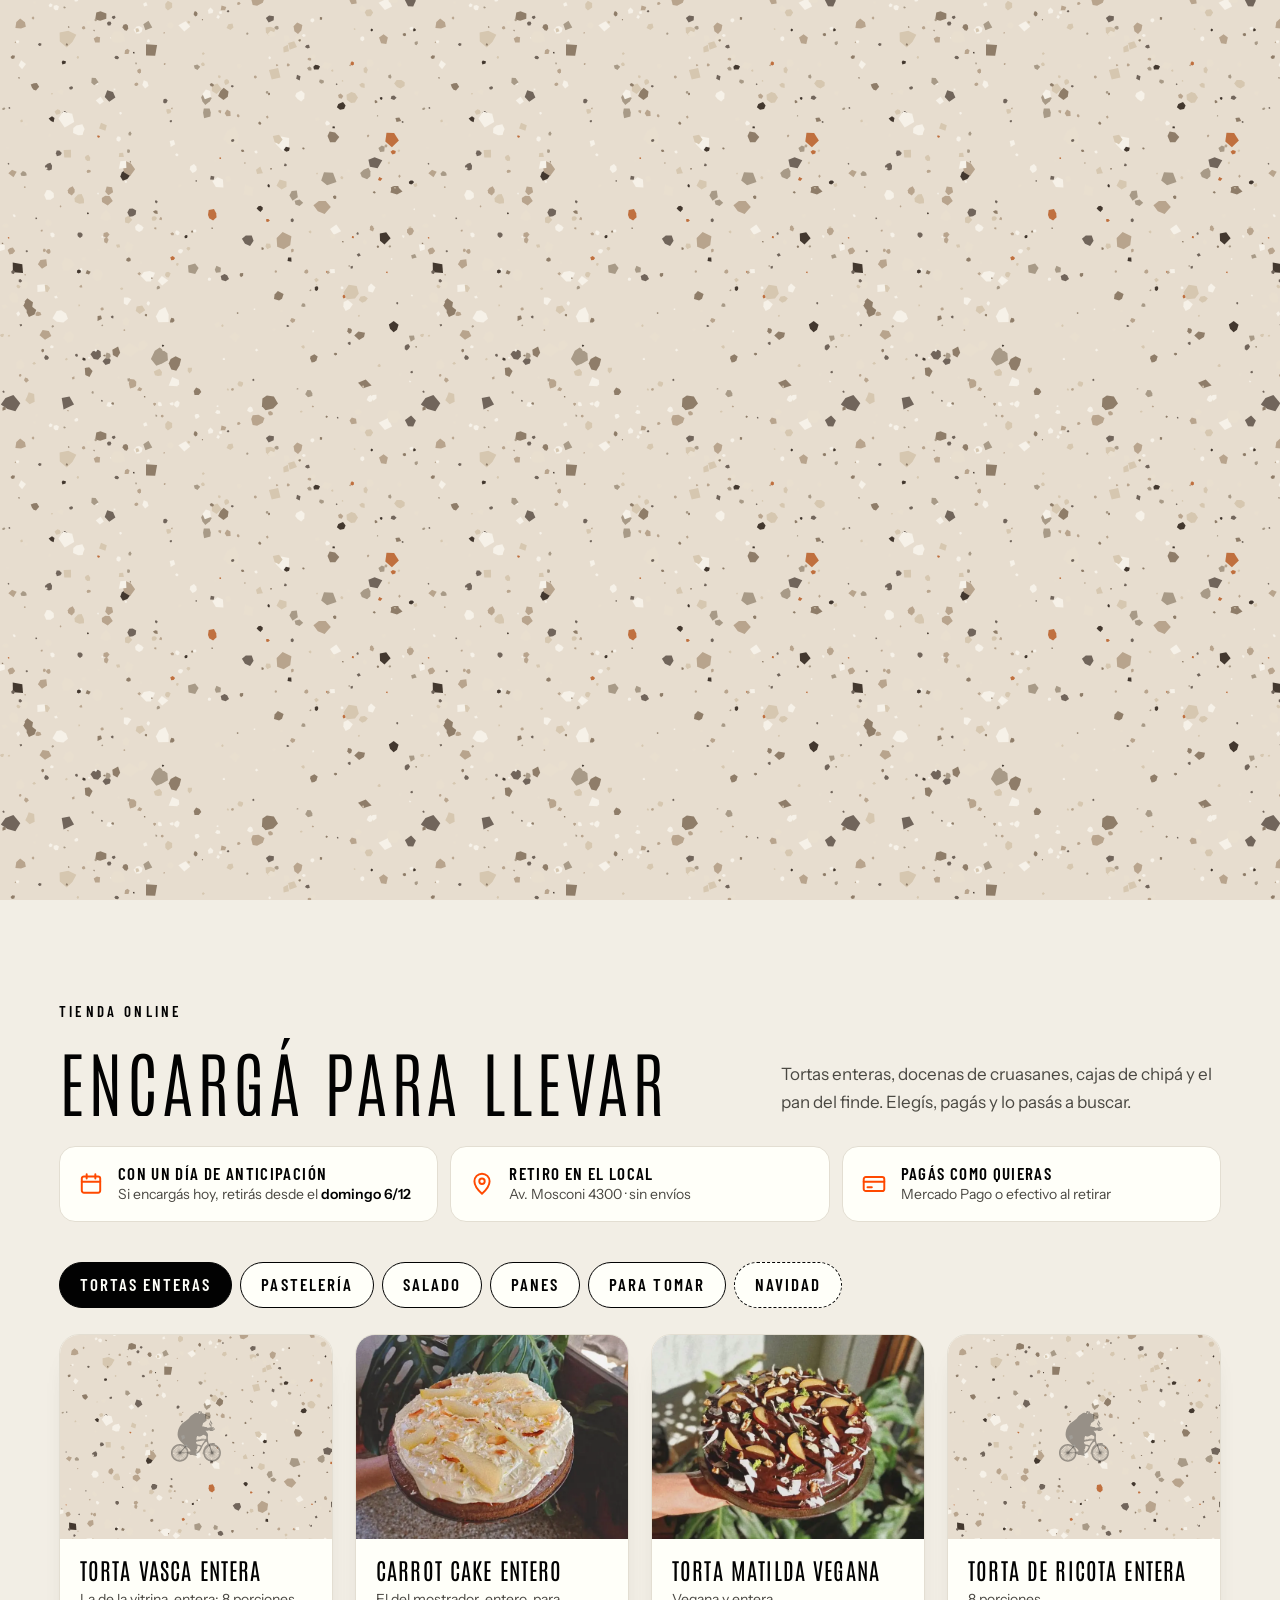
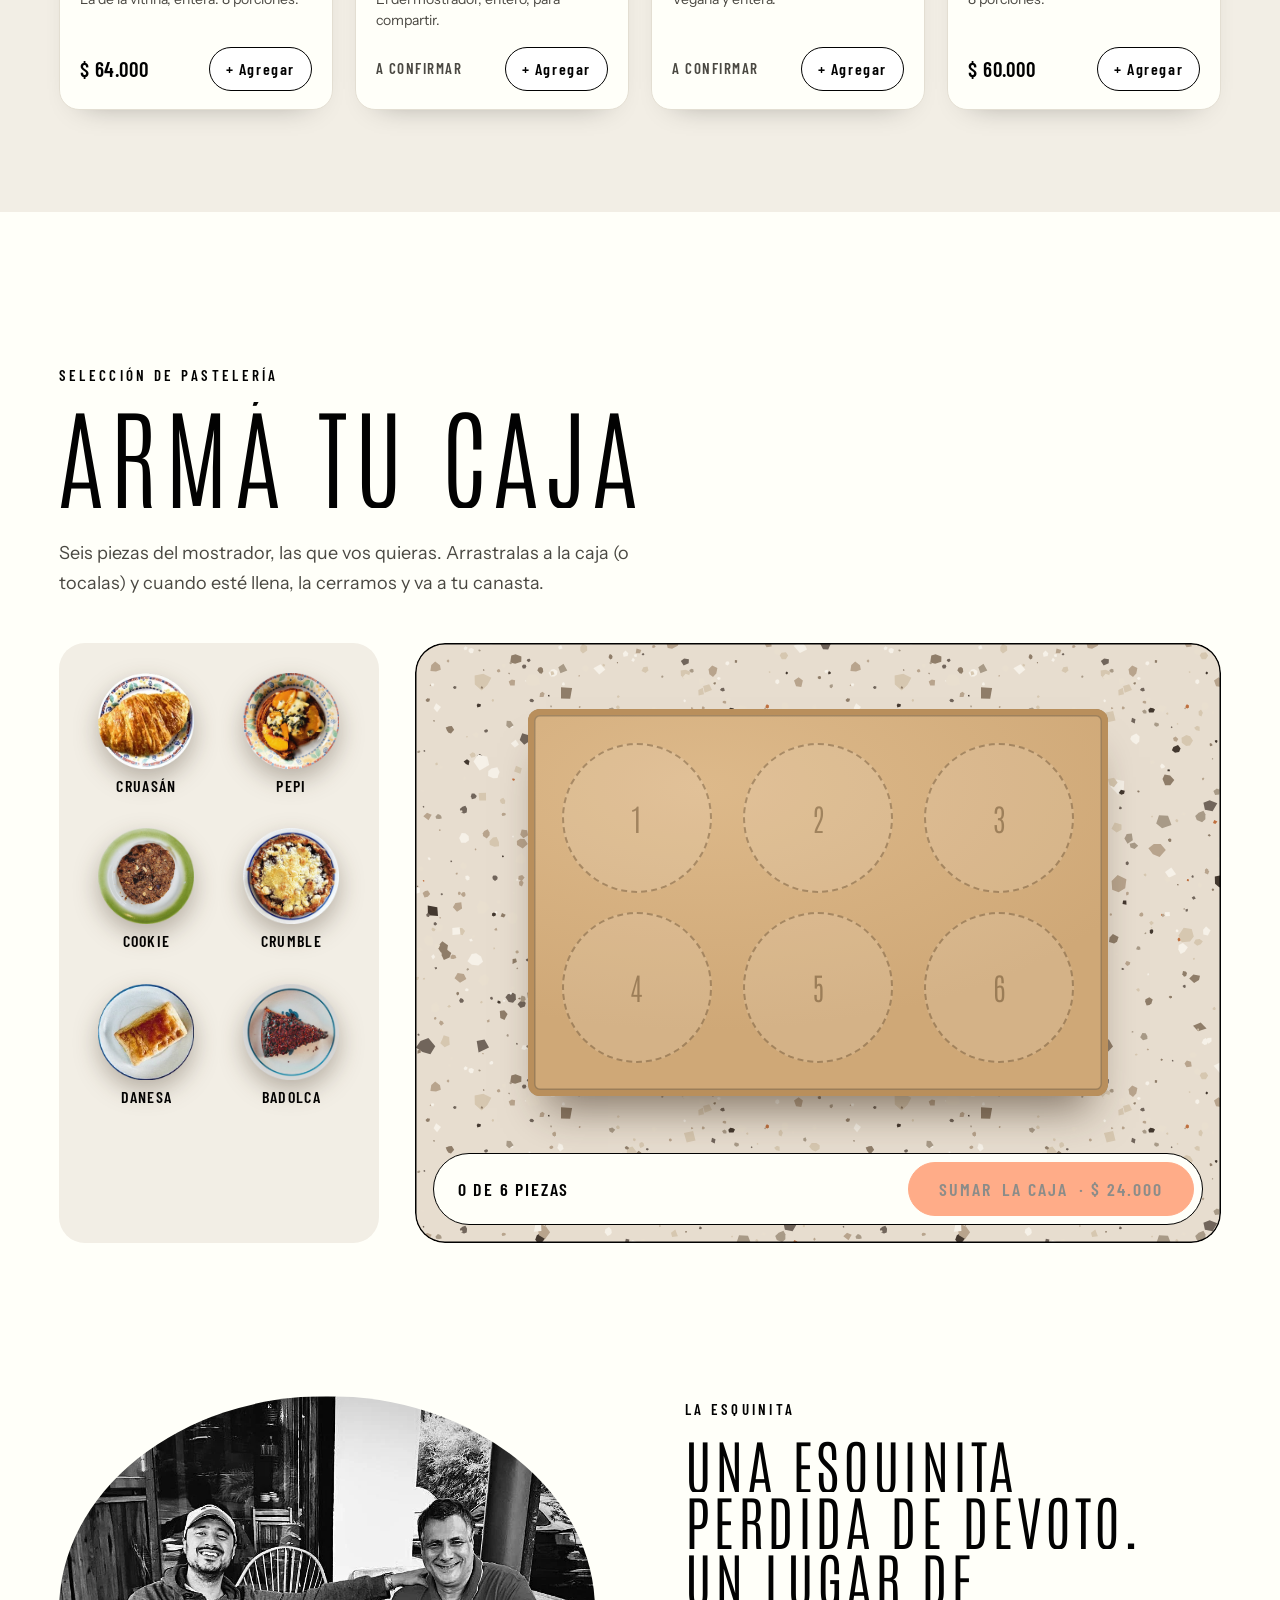
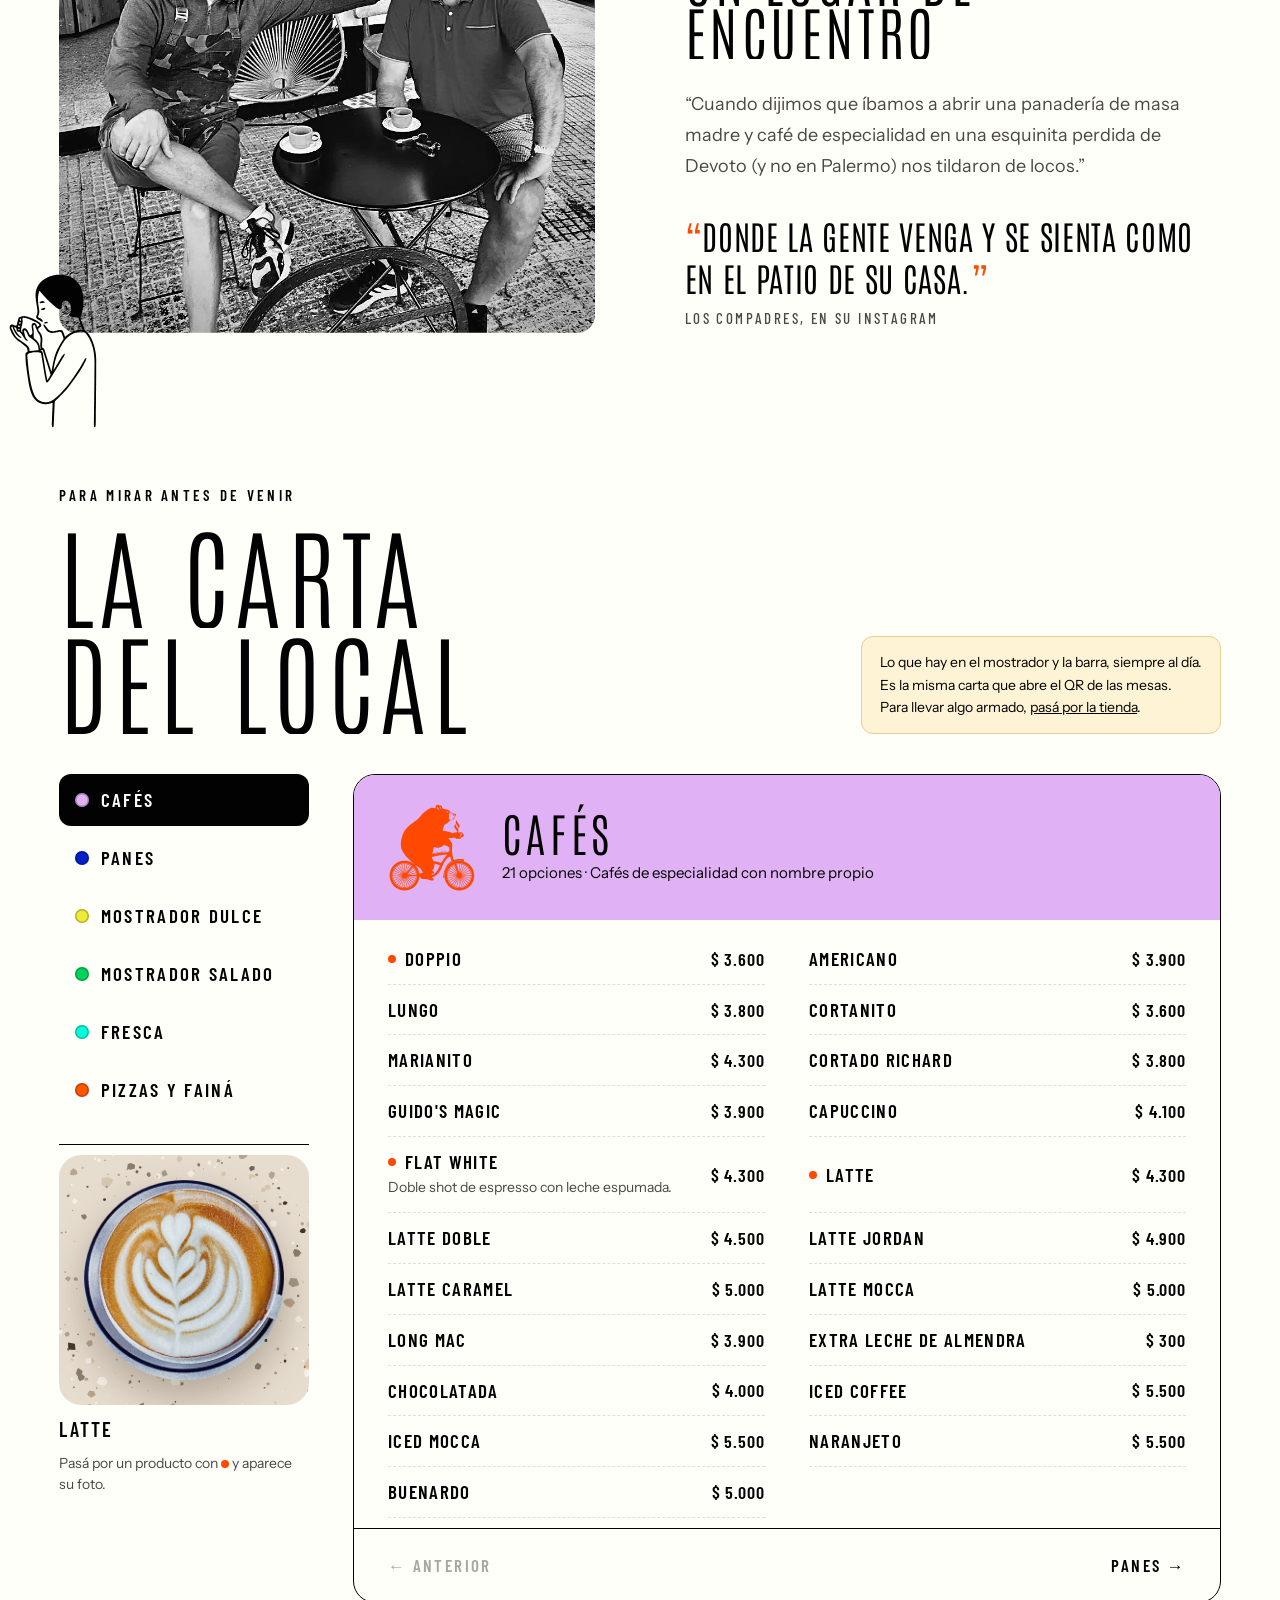
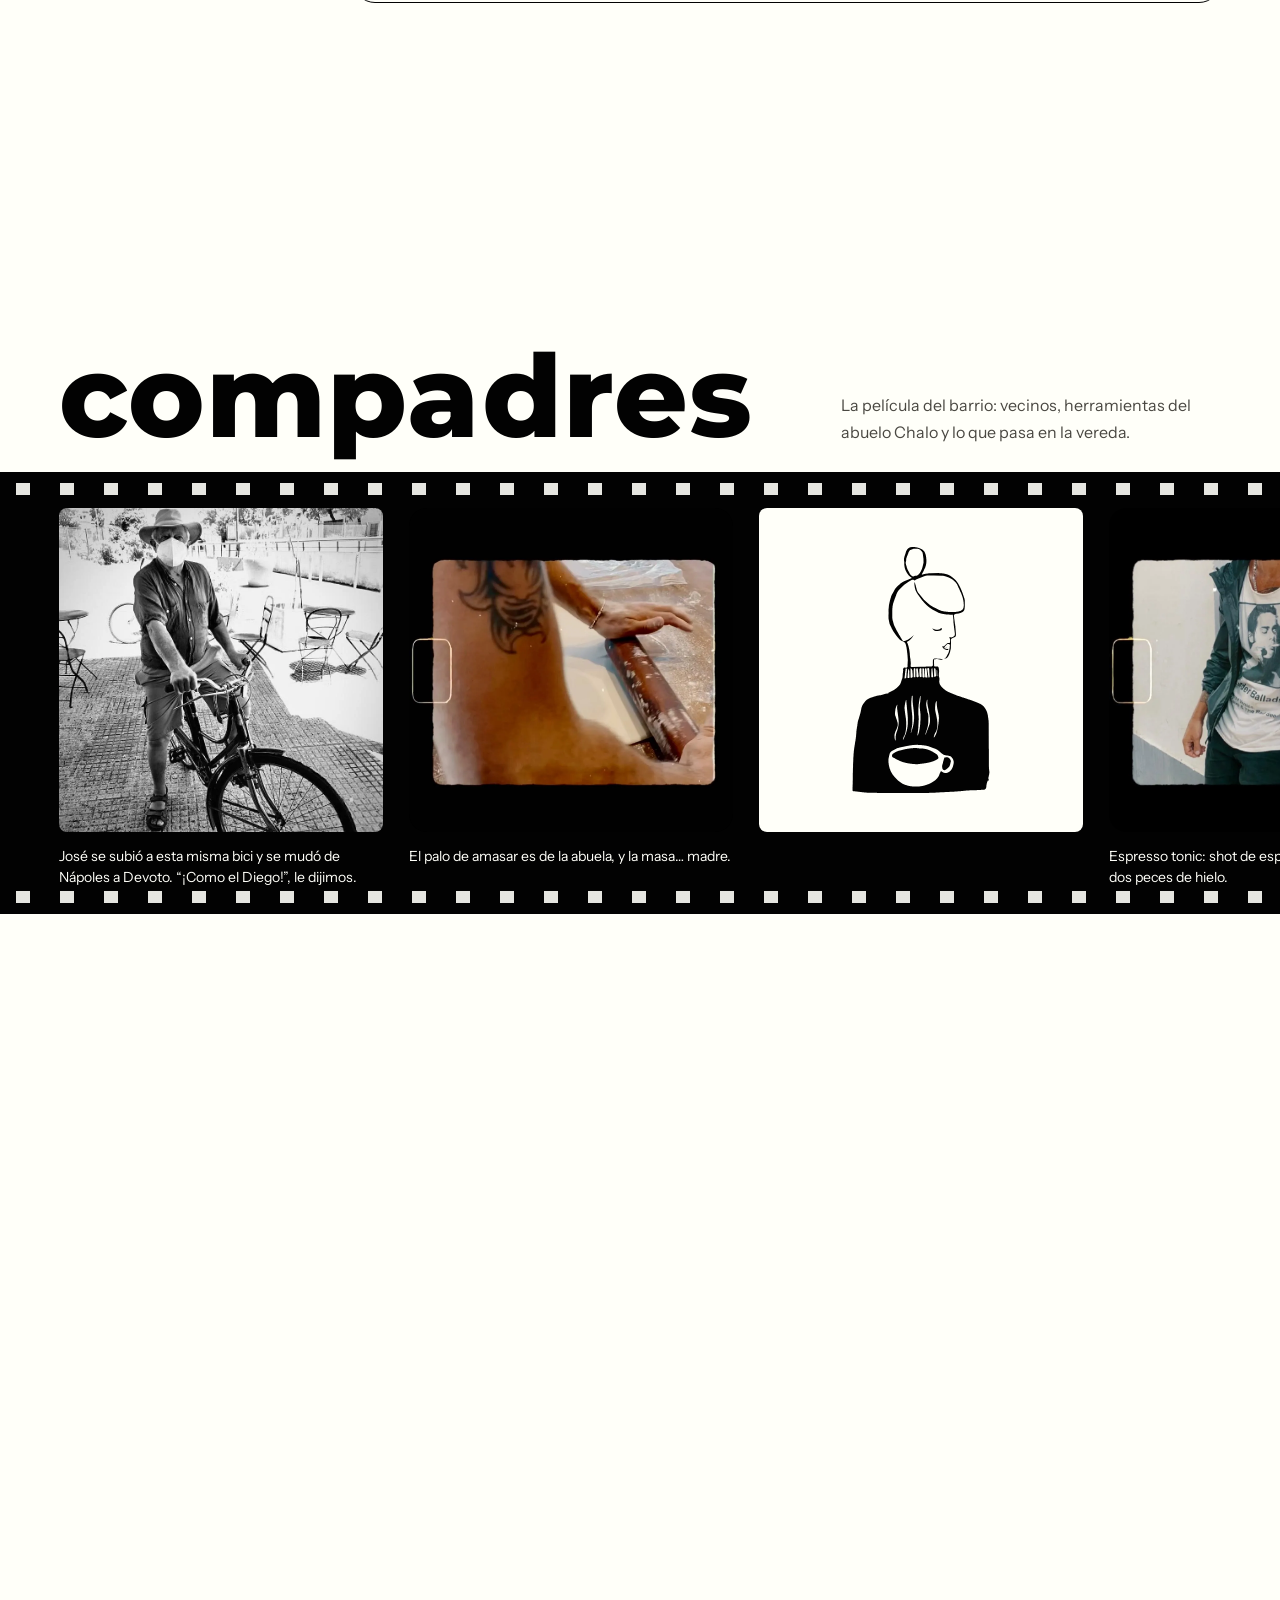
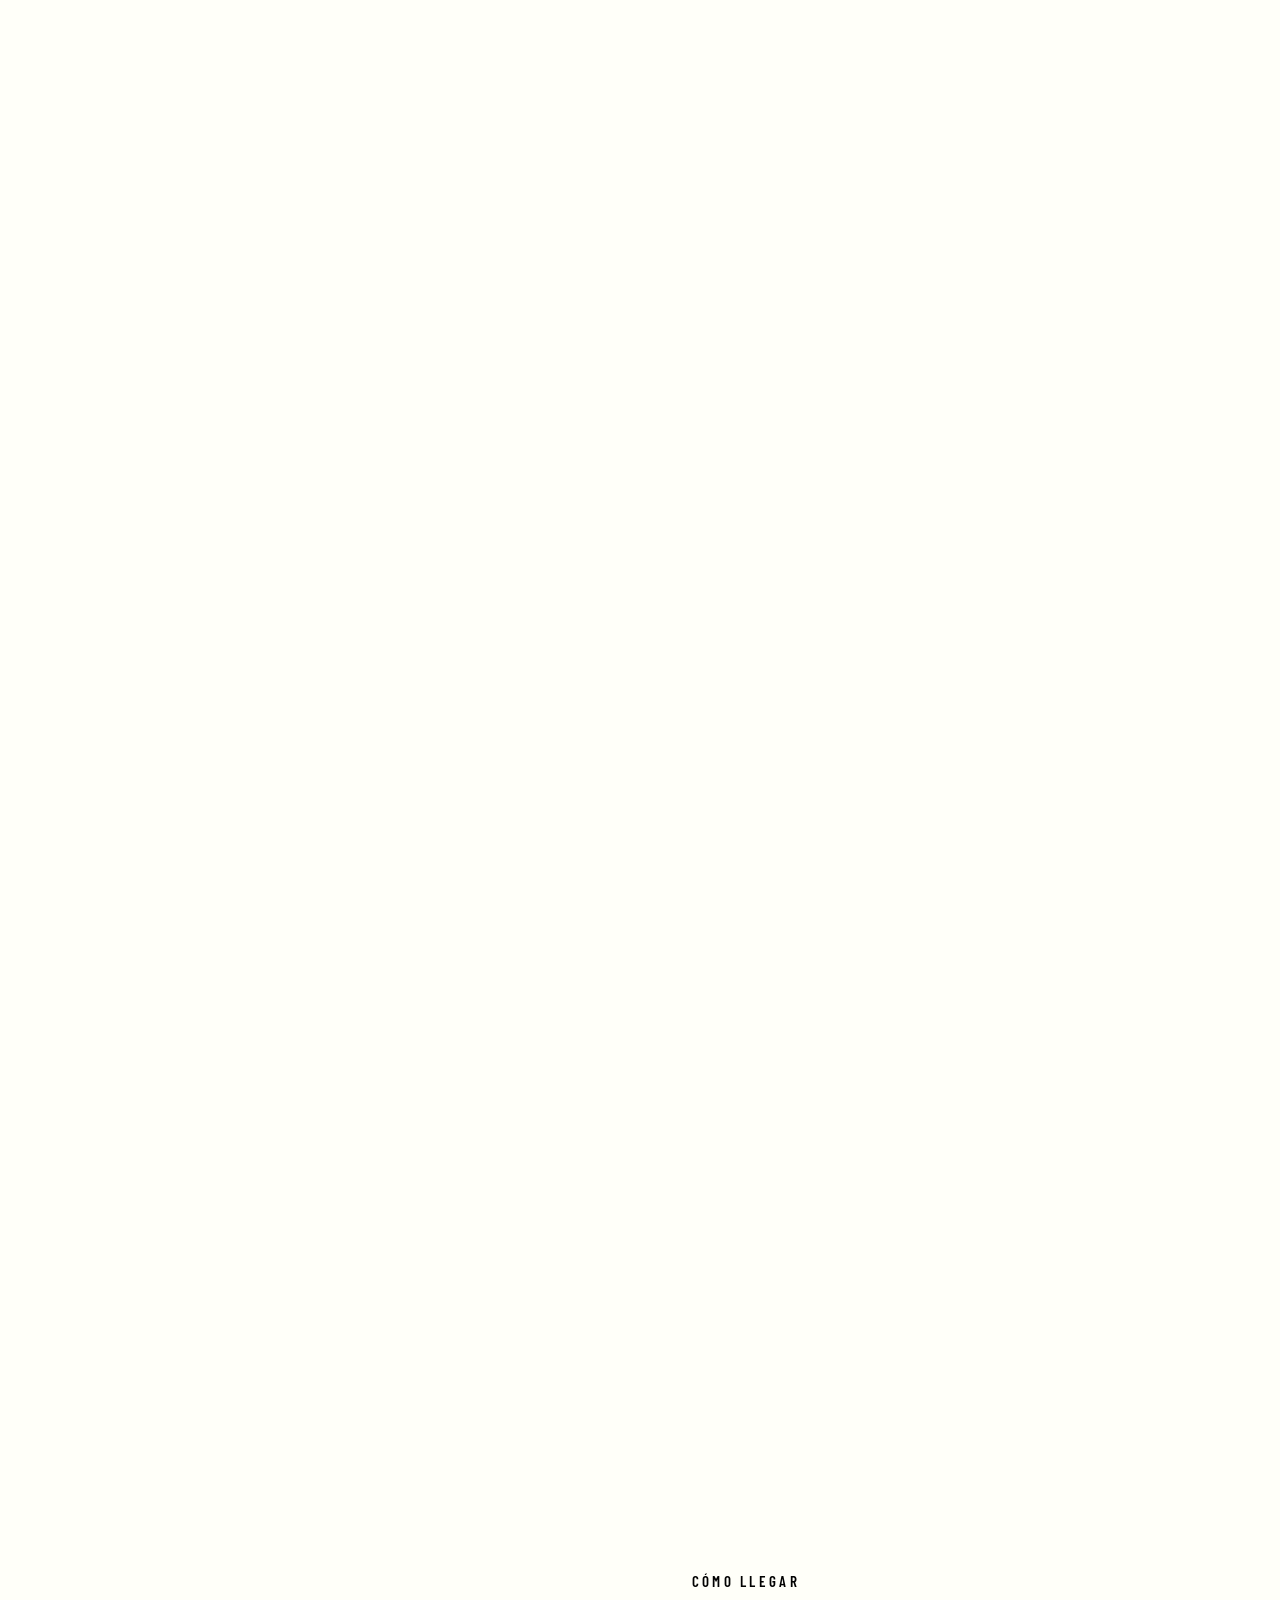
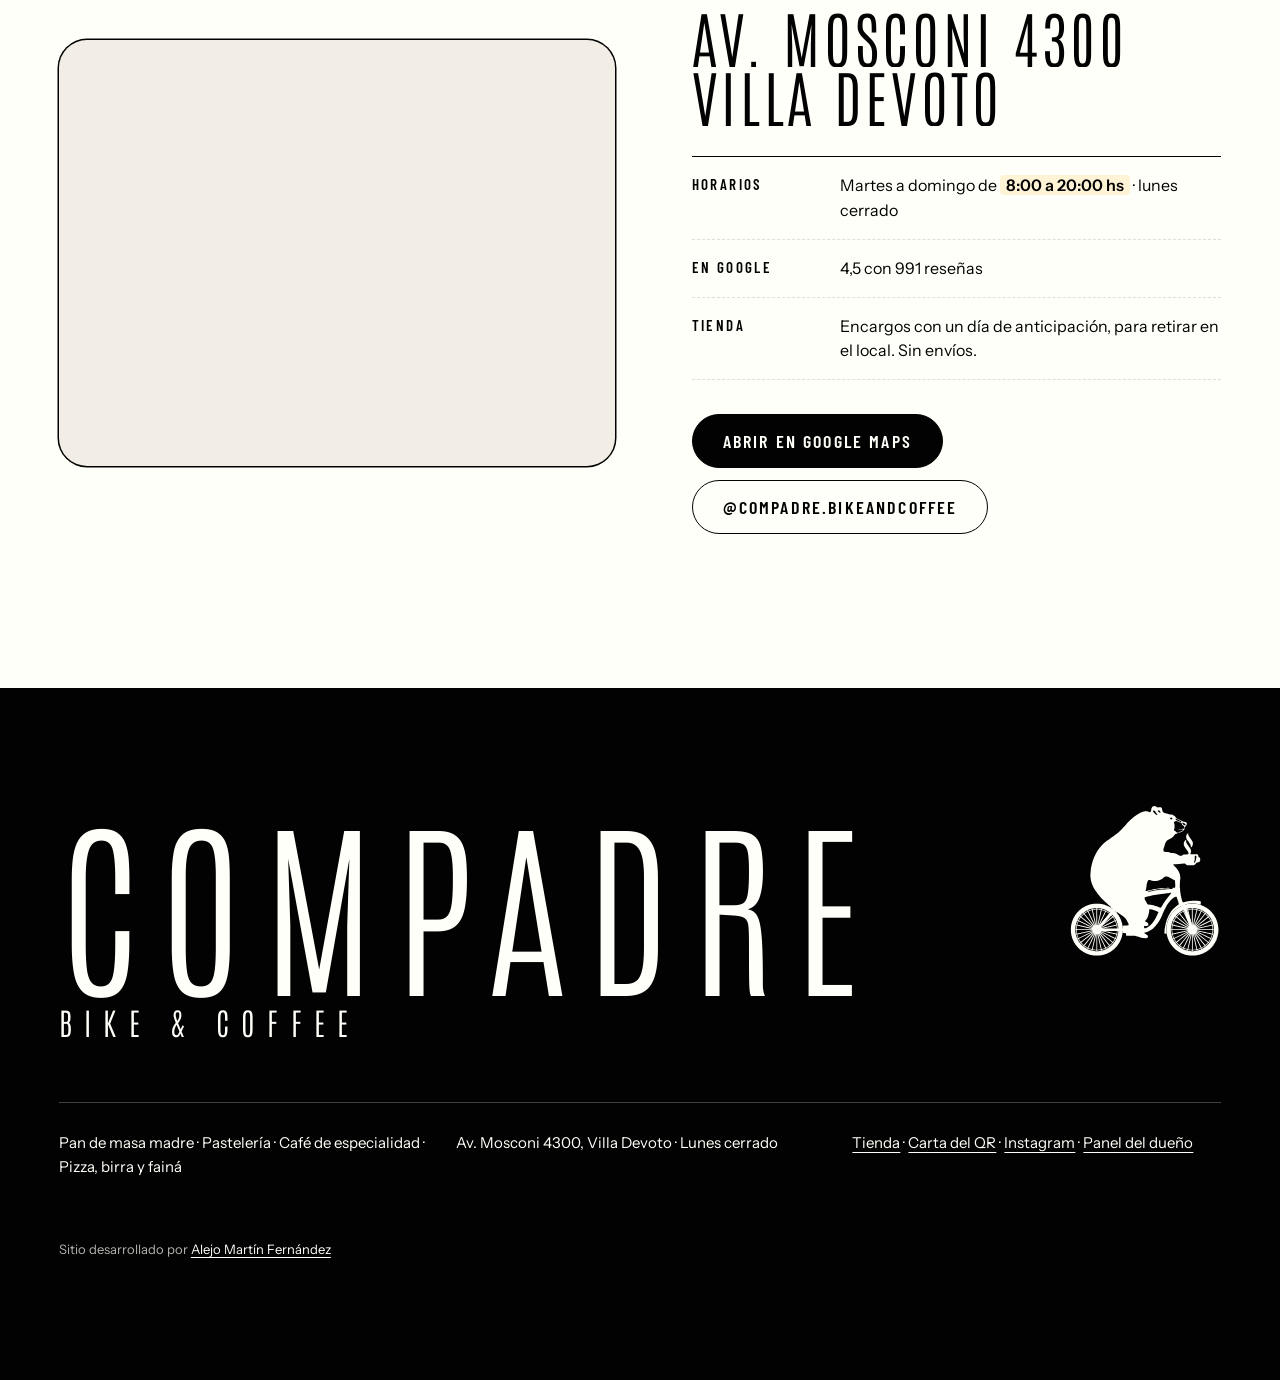
<file: index.html>
<!doctype html>
<html lang="es">
<head>
<meta charset="utf-8">
<meta name="viewport" content="width=device-width, initial-scale=1">
<title>Compadre bike &amp; coffee · Masa madre y café de especialidad en Villa Devoto</title>
<meta name="description" content="Pan de masa madre, pastelería y café de especialidad en Av. Mosconi 4300, Villa Devoto. Encargá en la tienda online la torta entera, la docena de cruasanes o la bolsa de pan del finde y retirala en el local.">
<meta name="theme-color" content="#e7ddcf">
<meta property="og:title" content="Compadre bike &amp; coffee">
<meta property="og:description" content="La tienda de Compadre: encargá hoy, retirá mañana por Mosconi 4300.">
<meta property="og:image" content="https://compadre-bike-and-coffee.vercel.app/img/og.jpg?v=2">
<meta property="og:image:width" content="1200">
<meta property="og:image:height" content="630">
<meta property="og:url" content="https://compadre-bike-and-coffee.vercel.app/">
<meta property="og:type" content="website">
<meta name="twitter:card" content="summary_large_image">
<link rel="icon" href="img/oso-negro.svg" type="image/svg+xml">
<link rel="preconnect" href="https://fonts.googleapis.com">
<link rel="preconnect" href="https://fonts.gstatic.com" crossorigin>
<link rel="stylesheet" href="https://fonts.googleapis.com/css2?family=Antonio:wght@100..700&family=Barlow+Condensed:wght@400;500;600&family=Instrument+Sans:wght@400;500;600&family=Montserrat:wght@800&display=swap">
<link rel="preload" as="image" href="img/platos/pepi.webp">
<link rel="stylesheet" href="kit/kit.css?v=20">
<link rel="stylesheet" href="css/estilos.css?v=5">
<script>
  (function () {
    var d = document.documentElement; d.classList.add('js');
    if (!matchMedia('(prefers-reduced-motion: reduce)').matches) d.classList.add('con-intro');
  })();
</script>
</head>
<body>
<svg width="0" height="0" style="position:absolute" aria-hidden="true" focusable="false"><symbol id="oso" viewBox="0 0 303.8 307.8"><path fill="currentColor" fill-rule="evenodd" d="M297.0 242.5 L297.5 246.5 L297.5 250.3 L297.7 250.5 L297.5 250.7 L297.3 256.3 L296.5 261.3 L295.2 266.3 L293.3 271.2 L291.0 275.8 L289.2 278.8 L284.8 284.5 L280.0 289.3 L276.0 292.5 L271.3 295.5 L266.7 297.8 L262.8 299.3 L259.7 300.2 L260.3 300.2 L267.2 297.8 L270.3 296.2 L271.2 295.5 L272.5 295.0 L277.2 292.0 L280.7 289.2 L285.0 284.8 L289.0 279.8 L289.3 279.0 L290.5 277.5 L292.0 274.3 L292.7 273.5 L293.0 272.3 L294.7 269.0 L295.0 267.2 L295.3 266.7 L296.8 261.5 L296.8 259.5 L297.3 257.8 L297.5 254.5 L297.8 252.7 L297.8 248.8Z M237.5 59.8 L235.3 61.7 L234.2 63.5 L234.0 65.2 L233.7 65.8 L233.7 67.8 L234.2 69.2 L234.3 70.7 L235.0 72.3 L236.0 73.8 L238.7 76.8 L239.3 78.2 L240.5 79.5 L241.8 81.8 L243.0 85.0 L242.8 87.7 L243.2 87.8 L245.3 85.8 L246.5 84.0 L246.8 81.7 L247.2 81.0 L246.8 77.7 L245.7 75.2 L239.2 66.0 L237.8 62.8 L237.7 60.8 L238.0 60.2 L237.8 59.8Z M234.2 38.5 L232.3 37.5 L231.5 37.5 L230.2 37.0 L229.0 37.0 L226.5 36.3 L222.5 34.2 L221.7 33.5 L215.3 30.5 L213.2 28.5 L212.7 27.7 L211.3 26.3 L206.8 23.3 L204.2 22.7 L200.8 22.7 L198.8 21.7 L196.8 21.5 L194.5 20.7 L193.0 20.5 L189.5 19.2 L188.0 18.0 L187.0 16.2 L186.7 14.3 L186.0 12.7 L185.7 10.3 L184.5 8.8 L183.5 8.5 L179.2 8.5 L177.5 8.8 L176.2 8.3 L174.8 7.2 L173.0 6.2 L172.3 6.0 L169.5 6.2 L167.5 7.0 L166.3 8.3 L165.0 11.0 L164.5 12.8 L164.5 14.8 L163.7 17.0 L162.7 18.0 L161.3 18.2 L159.2 17.2 L156.8 16.5 L152.8 16.3 L149.8 16.7 L144.2 18.8 L140.5 20.8 L140.0 21.3 L137.2 22.8 L130.7 27.3 L122.7 34.0 L116.8 40.0 L113.2 44.3 L112.8 45.0 L108.8 49.2 L107.8 50.5 L100.2 57.7 L93.2 63.3 L91.5 64.3 L89.5 66.2 L87.3 67.5 L83.7 70.3 L81.5 71.5 L80.3 72.5 L76.2 75.2 L69.8 80.7 L64.8 86.0 L59.3 93.2 L55.5 99.3 L51.2 108.3 L50.8 109.8 L49.3 113.2 L48.8 115.5 L48.2 117.0 L47.8 118.8 L47.0 121.2 L46.8 123.0 L46.2 125.0 L46.0 126.7 L45.2 129.7 L45.0 134.0 L44.7 135.8 L44.5 140.0 L44.2 141.7 L44.2 143.7 L45.3 153.5 L46.0 155.2 L46.0 156.0 L47.5 160.7 L49.0 163.5 L49.2 164.5 L51.3 168.7 L54.5 173.7 L56.5 176.2 L57.5 178.0 L61.2 182.7 L65.2 187.2 L74.3 196.3 L76.3 198.0 L80.2 201.8 L81.3 202.5 L84.7 205.8 L85.2 206.7 L84.8 206.8 L81.0 204.7 L80.2 204.5 L76.7 202.7 L75.3 202.3 L77.7 203.2 L82.3 205.5 L87.0 208.5 L89.0 210.0 L89.7 210.8 L58.7 244.8 L57.0 244.5 L55.7 244.7 L54.0 245.3 L52.2 247.0 L51.2 249.2 L51.0 250.5 L51.2 251.8 L51.8 253.5 L53.5 255.3 L55.7 256.3 L57.0 256.5 L58.3 256.3 L60.5 255.3 L62.5 253.0 L108.3 253.0 L108.5 254.5 L108.2 257.2 L111.2 257.2 L114.2 257.5 L114.8 258.3 L114.8 261.7 L115.0 262.2 L115.8 262.8 L132.3 262.7 L136.8 264.2 L138.2 264.3 L143.3 266.2 L145.8 266.5 L147.8 267.2 L154.7 267.3 L156.2 267.0 L157.3 266.3 L158.0 265.3 L158.2 263.7 L157.5 262.0 L156.5 261.0 L151.8 258.3 L151.2 257.5 L151.2 256.8 L151.8 256.3 L153.3 256.2 L159.7 253.8 L161.8 252.3 L163.3 251.7 L165.7 250.2 L168.3 248.0 L173.5 243.0 L174.8 241.0 L176.7 239.0 L178.0 236.8 L180.2 234.0 L181.5 231.2 L184.0 226.8 L184.7 225.0 L186.5 221.3 L186.8 219.8 L187.8 218.2 L189.0 215.0 L190.7 211.8 L191.0 210.5 L192.7 208.0 L193.3 206.2 L194.7 204.3 L195.3 202.8 L198.3 198.3 L200.7 195.2 L205.0 190.5 L207.8 188.2 L210.3 186.5 L213.2 185.3 L214.3 185.3 L214.8 185.8 L215.5 187.2 L216.2 189.7 L216.8 191.2 L217.3 193.5 L218.2 195.5 L218.3 196.8 L218.8 198.0 L219.0 200.2 L218.2 201.3 L216.0 202.7 L211.8 206.0 L206.5 211.3 L203.5 215.2 L201.0 219.0 L198.2 224.5 L195.7 230.3 L195.0 232.3 L194.8 233.7 L194.2 235.0 L193.8 236.7 L193.2 238.3 L192.8 241.2 L192.2 243.2 L192.0 245.3 L191.7 246.2 L191.0 250.0 L190.8 256.0 L190.7 256.2 L190.8 257.8 L191.2 258.2 L192.7 258.5 L195.0 258.5 L194.5 254.5 L194.5 250.7 L194.3 250.5 L194.5 250.3 L194.7 244.7 L195.5 239.7 L196.8 234.7 L198.7 229.8 L201.0 225.2 L202.8 222.2 L207.2 216.5 L213.2 210.7 L219.0 206.5 L225.8 203.0 L226.3 203.7 L241.5 246.7 L240.8 247.5 L240.2 249.2 L240.0 250.5 L240.5 252.8 L241.2 254.0 L242.5 255.3 L243.7 256.0 L246.0 256.5 L247.3 256.3 L249.0 255.7 L250.8 254.0 L251.5 252.8 L252.0 250.5 L251.5 248.2 L250.8 247.0 L249.5 245.7 L248.3 245.0 L247.5 244.8 L247.0 244.3 L231.7 201.0 L233.7 200.3 L237.8 199.5 L242.0 199.0 L245.8 199.0 L246.0 198.8 L246.2 199.0 L250.0 199.0 L254.2 199.5 L258.3 200.3 L262.2 201.5 L262.7 198.3 L262.8 195.2 L262.0 194.3 L259.5 193.8 L257.7 193.8 L256.5 193.5 L252.8 193.5 L252.7 193.3 L246.8 193.3 L246.7 193.5 L241.5 193.7 L237.5 194.5 L235.0 194.7 L232.2 195.3 L229.2 196.5 L227.3 196.5 L226.8 196.0 L226.5 194.8 L225.8 193.7 L224.8 190.2 L224.7 188.8 L223.8 186.5 L223.8 185.5 L222.8 181.3 L222.7 179.0 L222.3 178.2 L222.3 177.0 L221.8 174.3 L221.7 170.0 L221.2 167.2 L221.2 161.3 L221.3 161.2 L221.2 158.3 L221.5 156.0 L221.5 153.7 L221.8 152.3 L221.8 151.2 L222.3 149.5 L222.3 148.2 L221.8 145.8 L221.7 142.5 L220.5 138.8 L218.7 135.0 L216.0 130.8 L214.2 128.5 L208.5 122.5 L208.5 121.7 L209.0 121.3 L211.7 121.0 L221.3 120.7 L222.7 120.3 L225.7 120.3 L228.7 119.8 L231.2 119.8 L232.3 120.5 L234.7 122.8 L235.5 123.2 L243.3 123.3 L245.3 123.0 L248.8 123.0 L250.7 122.2 L254.3 118.3 L255.3 117.8 L258.2 117.3 L260.2 116.0 L261.5 113.5 L261.5 110.3 L261.2 109.3 L260.5 108.3 L257.8 105.8 L257.3 103.0 L256.8 102.2 L256.0 101.5 L255.3 101.3 L243.0 101.5 L242.0 100.8 L242.0 100.3 L242.8 98.8 L242.8 97.7 L243.2 96.8 L243.2 93.7 L242.8 92.8 L242.8 92.0 L240.8 88.3 L238.8 85.8 L238.0 84.3 L237.2 83.5 L234.0 78.2 L233.7 76.5 L233.7 73.2 L233.3 72.8 L232.8 73.0 L231.5 74.2 L229.3 77.7 L229.0 79.2 L229.2 83.7 L231.2 87.5 L232.2 89.0 L233.8 90.8 L236.8 95.2 L237.8 97.0 L238.5 99.3 L238.5 100.3 L237.5 101.3 L233.0 101.8 L228.5 101.8 L227.0 102.7 L225.2 104.3 L221.3 104.5 L219.0 103.5 L216.0 101.2 L212.2 99.7 L208.2 99.0 L204.0 98.7 L198.3 97.0 L194.3 97.0 L191.0 96.5 L189.7 95.8 L189.2 95.3 L188.7 94.2 L189.0 90.2 L190.8 85.5 L190.8 84.8 L191.7 82.7 L192.2 80.2 L194.0 76.5 L196.5 73.8 L205.7 68.7 L208.7 65.8 L211.0 62.7 L212.3 61.5 L214.0 61.2 L215.2 60.3 L219.3 58.5 L221.2 58.2 L225.0 56.8 L227.5 55.2 L229.2 53.3 L230.5 51.3 L230.7 49.0 L231.0 47.8 L234.7 43.2 L235.0 42.0 L235.0 40.0Z M120.0 240.2 L119.8 241.2 L119.2 241.7 L118.5 241.7 L117.2 242.2 L115.7 242.2 L114.2 242.5 L108.8 242.7 L108.0 242.0 L107.8 241.5 L108.5 246.5 L108.3 248.0 L63.0 248.0 L62.8 247.8 L93.5 214.2 L96.2 217.0 L96.2 216.7 L96.8 216.2 L98.3 216.7 L101.8 219.0 L103.3 220.3 L109.0 223.8 L111.8 226.5 L114.5 229.5 L116.2 232.0 L117.0 233.8 L119.0 237.2Z M178.0 215.2 L178.8 216.2 L178.7 217.3 L177.3 219.3 L176.7 221.2 L172.2 229.7 L168.5 235.3 L166.2 238.5 L162.3 242.5 L158.3 245.5 L154.7 247.3 L153.2 247.8 L151.5 247.8 L150.7 247.0 L150.5 246.5 L150.5 244.3 L151.0 243.5 L151.8 243.2 L152.0 243.3 L156.2 243.2 L158.5 242.2 L159.0 241.2 L158.8 239.2 L158.0 237.5 L155.8 235.8 L153.0 234.5 L152.5 234.0 L152.5 233.3 L155.7 229.5 L157.7 225.8 L158.5 223.7 L160.3 216.5 L160.7 213.5 L160.5 211.2 L160.8 210.5 L161.8 210.0 L166.0 210.5 L172.2 212.5Z M204.2 178.0 L204.0 178.7 L198.2 185.7 L194.2 191.0 L188.5 199.3 L188.0 200.5 L187.5 201.0 L187.0 202.2 L186.2 203.2 L184.7 205.8 L183.5 207.2 L183.0 207.3 L180.0 206.3 L176.8 204.7 L173.2 203.5 L172.5 203.5 L170.5 202.7 L168.8 202.5 L163.3 201.2 L158.3 200.7 L157.3 200.3 L156.0 198.5 L155.7 197.3 L153.0 192.8 L151.7 189.8 L151.5 187.3 L152.3 186.3 L154.8 185.3 L156.5 185.2 L158.3 184.5 L160.5 184.3 L167.5 182.5 L171.3 182.2 L174.7 181.3 L177.3 181.2 L181.5 180.3 L184.8 180.2 L185.5 179.8 L193.3 178.8 L194.0 178.5 L198.3 178.3 L202.0 177.7 L203.8 177.7Z M211.7 153.7 L211.8 158.7 L212.2 161.0 L212.0 166.7 L211.3 167.5 L210.8 167.7 L203.8 168.0 L204.5 168.3 L206.7 168.7 L207.2 169.2 L207.2 169.7 L206.3 170.2 L202.7 170.3 L202.5 170.5 L202.2 170.3 L195.8 170.5 L195.7 170.7 L193.7 170.7 L192.3 171.2 L187.3 171.3 L182.5 171.8 L180.0 172.3 L175.5 172.5 L173.2 172.8 L172.0 173.3 L169.5 173.7 L168.2 174.2 L164.5 174.5 L163.0 175.2 L161.2 175.5 L159.3 176.2 L157.5 176.2 L157.3 176.0 L157.5 175.7 L159.0 175.2 L160.0 174.5 L162.2 174.2 L163.5 173.5 L165.3 173.2 L167.0 172.5 L171.5 172.2 L173.2 171.5 L174.5 171.3 L177.2 170.5 L185.3 170.3 L191.7 169.3 L200.2 169.0 L201.7 168.2 L201.5 168.0 L197.3 167.8 L194.3 168.3 L182.7 168.7 L179.3 169.3 L175.7 169.7 L173.5 170.3 L168.5 170.8 L162.7 172.5 L159.8 172.8 L155.8 174.3 L154.0 174.3 L153.5 174.0 L153.5 173.0 L154.8 168.5 L154.8 167.0 L155.3 164.7 L155.3 162.5 L155.7 161.8 L155.8 159.7 L156.7 157.7 L156.8 156.7 L157.8 154.5 L158.8 153.0 L159.7 152.3 L160.3 152.2 L162.3 152.3 L164.5 153.2 L168.8 154.2 L174.8 154.2 L177.2 153.8 L180.5 153.0 L185.0 151.0 L186.7 150.0 L189.8 147.0 L191.5 145.8 L192.8 145.3 L194.2 145.2 L196.2 145.5 L199.3 146.5 L200.5 147.3 L204.7 149.3 L207.7 151.2 L211.0 152.7Z M253.2 104.3 L254.0 105.2 L254.0 107.3 L253.5 109.8 L253.2 110.5 L253.0 113.2 L251.7 116.0 L250.7 117.5 L249.8 118.3 L249.2 118.3 L249.0 117.3 L250.7 112.7 L250.8 104.8 L251.5 104.3Z M226.5 39.2 L226.8 38.8 L227.5 38.8 L229.3 40.2 L230.2 40.3 L231.0 40.8 L232.3 42.0 L232.5 42.3 L232.3 43.5 L231.7 44.0 L230.0 44.0 L227.8 42.7 L226.8 41.3Z M213.3 35.5 L214.3 35.5 L217.3 36.5 L220.0 38.2 L224.0 39.3 L224.8 40.3 L225.2 42.2 L226.0 43.7 L229.0 45.7 L230.0 46.8 L229.7 49.7 L228.5 50.7 L226.7 50.7 L223.5 51.7 L218.8 51.5 L218.7 52.0 L219.0 52.2 L220.5 52.2 L221.8 52.5 L227.0 52.3 L227.5 52.8 L227.5 53.2 L226.2 54.7 L223.2 56.3 L221.7 56.7 L220.0 57.5 L218.8 57.7 L217.5 58.3 L216.2 58.7 L215.3 58.5 L212.5 55.8 L210.7 54.7 L210.0 54.0 L209.5 53.0 L209.7 51.8 L210.8 49.7 L210.7 42.0 L209.5 39.7 L209.5 38.5 L210.5 37.0Z M212.8 31.0 L213.5 30.7 L215.5 32.0 L216.7 32.3 L219.3 33.7 L219.8 34.2 L221.8 35.0 L224.2 36.8 L224.2 37.3 L223.7 37.7 L222.3 37.7 L220.2 36.7 L218.8 36.3 L215.8 34.7 L214.2 34.3 L213.2 33.3Z M202.8 29.3 L204.2 28.8 L205.0 29.0 L206.5 30.2 L206.7 30.8 L205.8 32.0 L204.8 32.5 L203.2 32.3 L202.0 31.2 L202.0 30.2Z M169.0 14.8 L170.0 14.7 L171.2 15.3 L172.7 16.7 L173.2 17.8 L176.3 22.2 L176.7 22.8 L176.7 23.5 L176.3 23.8 L175.7 23.8 L173.7 22.8 L169.2 18.3 L168.3 16.7 L168.3 15.5Z M177.5 15.2 L178.7 14.5 L179.8 14.7 L181.0 15.2 L181.8 15.8 L182.8 17.8 L183.0 18.7 L182.5 19.2 L181.8 19.2 L180.0 18.5 L177.7 16.3Z"/><g transform="translate(57.0 250.5)"><path class="rueda" fill="currentColor" fill-rule="evenodd" d="M0.0 -51.5 L-0.2 -51.3 L-4.0 -51.3 L-4.2 -51.2 L-5.8 -51.2 L-6.0 -51.0 L-7.0 -51.0 L-7.2 -50.8 L-9.2 -50.7 L-9.3 -50.5 L-10.8 -50.3 L-11.0 -50.2 L-12.3 -50.0 L-13.0 -49.7 L-14.2 -49.5 L-14.3 -49.3 L-14.7 -49.3 L-15.3 -49.0 L-15.8 -49.0 L-16.0 -48.8 L-16.8 -48.7 L-17.3 -48.3 L-18.2 -48.2 L-18.7 -47.8 L-19.0 -47.8 L-19.5 -47.5 L-20.7 -47.2 L-25.3 -44.8 L-25.7 -44.5 L-26.2 -44.3 L-26.5 -44.0 L-27.0 -43.8 L-27.8 -43.2 L-28.8 -42.7 L-29.3 -42.2 L-30.0 -41.8 L-32.0 -40.3 L-33.8 -38.7 L-34.0 -38.7 L-38.7 -34.0 L-38.7 -33.8 L-39.7 -32.8 L-39.7 -32.7 L-41.8 -30.0 L-43.8 -27.0 L-44.5 -25.7 L-44.8 -25.3 L-47.2 -20.7 L-47.2 -20.3 L-47.5 -19.8 L-47.5 -19.5 L-47.8 -19.0 L-47.8 -18.7 L-48.2 -18.2 L-48.3 -17.3 L-48.7 -16.8 L-48.7 -16.5 L-49.0 -15.8 L-49.0 -15.3 L-49.5 -14.2 L-49.5 -13.7 L-49.7 -13.5 L-49.7 -13.0 L-50.0 -12.3 L-50.0 -11.7 L-50.3 -10.8 L-50.3 -10.2 L-50.5 -10.0 L-50.5 -9.3 L-50.7 -9.2 L-50.7 -8.3 L-50.8 -8.2 L-50.8 -7.2 L-51.0 -7.0 L-51.0 -6.0 L-51.2 -5.8 L-51.2 -4.2 L-51.3 -4.0 L-51.3 -0.2 L-51.5 0.0 L-51.3 0.2 L-51.3 4.0 L-51.2 4.2 L-51.2 5.8 L-51.0 6.0 L-51.0 7.0 L-50.8 7.2 L-50.7 9.2 L-50.5 9.3 L-50.3 10.8 L-50.2 11.0 L-50.0 12.3 L-49.7 13.0 L-49.5 14.2 L-49.3 14.3 L-49.3 14.7 L-49.0 15.3 L-49.0 15.8 L-48.8 16.0 L-48.7 16.8 L-48.3 17.3 L-48.2 18.2 L-47.8 18.7 L-47.8 19.0 L-47.5 19.5 L-47.2 20.7 L-44.8 25.3 L-44.5 25.7 L-44.3 26.2 L-44.0 26.5 L-43.8 27.0 L-43.2 27.8 L-42.7 28.8 L-42.2 29.3 L-41.8 30.0 L-40.3 32.0 L-38.7 33.8 L-38.7 34.0 L-34.0 38.7 L-33.8 38.7 L-32.8 39.7 L-32.7 39.7 L-30.0 41.8 L-27.0 43.8 L-25.7 44.5 L-25.3 44.8 L-20.7 47.2 L-20.3 47.2 L-19.8 47.5 L-19.5 47.5 L-19.0 47.8 L-18.7 47.8 L-18.2 48.2 L-17.3 48.3 L-16.8 48.7 L-16.5 48.7 L-15.8 49.0 L-15.3 49.0 L-14.2 49.5 L-13.7 49.5 L-13.5 49.7 L-13.0 49.7 L-12.3 50.0 L-11.7 50.0 L-10.8 50.3 L-10.2 50.3 L-10.0 50.5 L-9.3 50.5 L-9.2 50.7 L-8.3 50.7 L-8.2 50.8 L-7.2 50.8 L-7.0 51.0 L-6.0 51.0 L-5.8 51.2 L-4.2 51.2 L-4.0 51.3 L-0.2 51.3 L0.0 51.5 L0.2 51.3 L4.0 51.3 L4.2 51.2 L5.8 51.2 L6.0 51.0 L7.0 51.0 L7.2 50.8 L9.2 50.7 L9.3 50.5 L10.8 50.3 L11.0 50.2 L12.3 50.0 L13.0 49.7 L14.2 49.5 L14.3 49.3 L14.7 49.3 L15.3 49.0 L15.8 49.0 L16.0 48.8 L16.8 48.7 L17.3 48.3 L18.2 48.2 L18.7 47.8 L19.0 47.8 L19.5 47.5 L20.7 47.2 L25.3 44.8 L25.7 44.5 L26.2 44.3 L26.5 44.0 L27.0 43.8 L27.8 43.2 L28.8 42.7 L29.3 42.2 L30.0 41.8 L32.0 40.3 L33.8 38.7 L34.0 38.7 L38.7 34.0 L38.7 33.8 L39.7 32.8 L39.7 32.7 L41.8 30.0 L43.8 27.0 L44.5 25.7 L44.8 25.3 L47.2 20.7 L47.2 20.3 L47.5 19.8 L47.5 19.5 L47.8 19.0 L47.8 18.7 L48.2 18.2 L48.3 17.3 L48.7 16.8 L48.7 16.5 L49.0 15.8 L49.0 15.3 L49.5 14.2 L49.5 13.7 L49.7 13.5 L49.7 13.0 L50.0 12.3 L50.0 11.7 L50.3 10.8 L50.3 10.2 L50.5 10.0 L50.5 9.3 L50.7 9.2 L50.7 8.3 L50.8 8.2 L50.8 7.2 L51.0 7.0 L51.0 6.0 L51.2 5.8 L51.2 4.2 L51.3 4.0 L51.3 0.2 L51.5 0.0 L51.3 -0.2 L51.3 -4.0 L51.2 -4.2 L51.2 -5.8 L51.0 -6.0 L51.0 -7.0 L50.8 -7.2 L50.7 -9.2 L50.5 -9.3 L50.3 -10.8 L50.2 -11.0 L50.0 -12.3 L49.7 -13.0 L49.5 -14.2 L49.3 -14.3 L49.3 -14.7 L49.0 -15.3 L49.0 -15.8 L48.8 -16.0 L48.7 -16.8 L48.3 -17.3 L48.2 -18.2 L47.8 -18.7 L47.8 -19.0 L47.5 -19.5 L47.2 -20.7 L44.8 -25.3 L44.5 -25.7 L44.3 -26.2 L44.0 -26.5 L43.8 -27.0 L43.2 -27.8 L42.7 -28.8 L42.2 -29.3 L41.8 -30.0 L40.3 -32.0 L38.7 -33.8 L38.7 -34.0 L34.0 -38.7 L33.8 -38.7 L32.8 -39.7 L32.7 -39.7 L30.0 -41.8 L27.0 -43.8 L25.7 -44.5 L25.3 -44.8 L20.7 -47.2 L20.3 -47.2 L19.8 -47.5 L19.5 -47.5 L19.0 -47.8 L18.7 -47.8 L18.2 -48.2 L17.3 -48.3 L16.8 -48.7 L16.5 -48.7 L15.8 -49.0 L15.3 -49.0 L14.2 -49.5 L13.7 -49.5 L13.5 -49.7 L13.0 -49.7 L12.3 -50.0 L11.7 -50.0 L10.8 -50.3 L10.2 -50.3 L10.0 -50.5 L9.3 -50.5 L9.2 -50.7 L8.3 -50.7 L8.2 -50.8 L7.2 -50.8 L7.0 -51.0 L6.0 -51.0 L5.8 -51.2 L4.2 -51.2 L4.0 -51.3 L0.2 -51.3Z M-38.3 18.5 L-38.2 18.3 L-37.5 18.8 L-37.3 18.7 L-37.2 18.8 L-36.8 18.7 L-36.5 19.0 L-35.5 21.0 L-34.5 22.3 L-34.0 23.3 L-32.8 24.8 L-33.3 25.8 L-33.2 26.2 L-32.5 26.7 L-31.7 26.3 L-29.5 28.7 L-29.5 28.8 L-26.7 31.5 L-26.7 32.2 L-26.8 32.3 L-26.3 33.0 L-26.0 33.2 L-25.0 32.7 L-22.3 34.7 L-21.8 34.8 L-21.0 35.5 L-19.2 36.3 L-18.8 36.7 L-19.0 37.0 L-18.8 37.2 L-19.0 37.3 L-18.5 38.0 L-18.2 38.2 L-17.5 37.8 L-17.2 37.3 L-16.7 37.7 L-15.5 38.0 L-14.7 38.5 L-10.3 39.8 L-10.0 40.7 L-9.3 41.2 L-8.3 40.3 L-7.0 40.5 L-6.8 40.7 L-4.5 40.8 L-4.3 41.0 L-2.0 41.0 L-1.8 41.2 L-1.0 41.2 L-0.8 41.3 L-0.8 41.7 L0.0 42.3 L-0.2 42.5 L-3.7 42.5 L-3.8 42.3 L-6.5 42.2 L-6.7 42.0 L-8.3 41.8 L-9.2 41.5 L-9.8 41.5 L-10.0 41.3 L-11.2 41.2 L-11.8 40.8 L-12.3 40.8 L-12.5 40.7 L-14.3 40.2 L-14.8 39.8 L-15.2 39.8 L-16.5 39.2 L-16.8 39.2 L-17.7 38.7 L-18.0 38.7 L-22.8 36.0 L-27.2 32.8 L-31.8 28.3 L-31.8 28.2 L-34.2 25.5 L-34.5 24.8 L-36.0 22.8 L-37.3 20.3 L-37.7 20.0Z M-41.3 9.2 L-40.8 9.8 L-40.0 10.0 L-39.8 10.2 L-39.8 10.7 L-38.8 13.3 L-38.7 14.3 L-37.5 16.8 L-38.5 18.2 L-39.2 16.8 L-39.2 16.5 L-39.7 15.7 L-39.8 14.8 L-40.2 14.3 L-40.2 14.0 L-40.8 12.3 L-40.8 11.8 L-41.0 11.7 L-41.3 10.0 L-41.5 9.8 L-41.5 9.3Z M1.0 8.7 L1.2 8.8 L1.2 9.3 L1.5 10.2 L1.5 10.8 L1.8 11.7 L1.8 12.3 L2.0 12.5 L2.0 13.0 L2.3 13.8 L2.3 14.5 L2.7 15.3 L2.7 16.0 L2.8 16.2 L2.8 16.7 L3.2 17.5 L3.2 18.2 L3.5 19.0 L3.5 19.7 L3.7 19.8 L3.7 20.3 L4.0 21.2 L4.0 21.8 L4.3 22.7 L4.3 23.3 L4.5 23.5 L4.5 24.0 L4.8 24.8 L4.8 25.5 L5.2 26.3 L5.2 27.0 L5.3 27.2 L5.3 27.7 L5.7 28.5 L5.7 29.2 L6.0 30.0 L6.0 30.7 L6.2 30.8 L6.2 31.3 L6.5 32.2 L6.5 32.8 L6.8 33.7 L6.8 34.3 L7.0 34.5 L7.0 35.0 L7.3 35.8 L7.3 36.5 L7.7 37.3 L7.7 38.0 L8.0 38.8 L7.5 39.2 L6.8 39.2 L6.7 39.3 L4.3 39.5 L4.2 39.7 L2.0 39.7 L1.8 39.8 L1.0 39.8 L0.8 39.7 L0.8 8.8Z M-3.2 8.7 L-3.0 8.8 L-3.2 10.2 L-3.3 10.3 L-3.3 10.8 L-3.7 11.7 L-3.7 12.3 L-3.8 12.5 L-3.8 13.0 L-4.2 13.8 L-4.2 14.5 L-4.3 14.7 L-4.3 15.2 L-4.7 16.0 L-4.7 16.7 L-4.8 16.8 L-4.8 17.3 L-5.2 18.2 L-5.2 18.8 L-5.3 19.0 L-5.3 19.5 L-5.5 19.7 L-5.5 20.2 L-5.8 21.0 L-5.8 21.7 L-6.0 21.8 L-6.0 22.3 L-6.3 23.2 L-6.3 23.8 L-6.5 24.0 L-6.5 24.5 L-6.8 25.3 L-6.8 26.0 L-7.0 26.2 L-7.0 26.7 L-7.3 27.5 L-7.3 28.2 L-7.5 28.3 L-7.5 28.8 L-7.8 29.7 L-7.8 30.3 L-8.0 30.5 L-8.0 31.0 L-8.3 31.8 L-8.3 32.5 L-8.5 32.7 L-8.5 33.2 L-8.8 34.0 L-8.8 34.7 L-9.0 34.8 L-9.0 35.3 L-9.3 36.2 L-9.3 36.8 L-9.5 37.0 L-9.7 38.2 L-10.0 38.5 L-10.5 38.5 L-10.7 38.3 L-14.0 37.3 L-15.7 36.5 L-16.0 36.5 L-16.5 36.2 L-16.5 35.8 L-12.3 27.5 L-12.3 27.2 L-9.3 21.3 L-9.3 21.0 L-6.2 14.8 L-6.2 14.5Z M-1.0 8.5 L-0.8 8.7 L-0.8 39.7 L-1.0 39.8 L-1.8 39.8 L-2.0 39.7 L-4.2 39.7 L-4.3 39.5 L-6.7 39.3 L-6.8 39.2 L-7.5 39.2 L-8.2 38.8 L-8.0 38.7 L-8.0 38.2 L-7.7 37.3 L-7.7 36.7 L-7.5 36.5 L-7.5 36.0 L-7.2 35.2 L-7.2 34.5 L-7.0 34.3 L-7.0 33.8 L-6.7 33.0 L-6.7 32.3 L-6.5 32.2 L-6.5 31.7 L-6.2 30.8 L-6.2 30.2 L-6.0 30.0 L-6.0 29.5 L-5.7 28.7 L-5.7 28.0 L-5.5 27.8 L-5.5 27.3 L-5.2 26.5 L-5.2 25.8 L-5.0 25.7 L-5.0 25.2 L-4.7 24.3 L-4.7 23.7 L-4.5 23.5 L-4.5 23.0 L-4.3 22.8 L-4.3 22.3 L-4.0 21.5 L-4.0 20.8 L-3.8 20.7 L-3.8 20.2 L-3.5 19.3 L-3.5 18.7 L-3.3 18.5 L-3.3 18.0 L-3.0 17.2 L-3.0 16.5 L-2.8 16.3 L-2.8 15.8 L-2.5 15.0 L-2.5 14.3 L-2.3 14.2 L-2.3 13.7 L-2.0 12.8 L-2.0 12.2 L-1.8 12.0 L-1.8 11.5 L-1.5 10.7 L-1.5 10.0 L-1.3 9.8 L-1.3 9.3Z M3.0 8.3 L4.5 11.2 L4.5 11.5 L6.7 15.7 L6.7 16.0 L9.0 20.5 L9.0 20.8 L11.2 25.0 L11.2 25.3 L13.5 29.8 L13.5 30.2 L16.5 36.2 L15.3 36.8 L15.0 36.8 L13.7 37.5 L12.7 37.7 L10.5 38.5 L9.8 38.5 L9.5 38.2 L9.5 37.7 L9.3 37.5 L9.3 36.8 L9.0 36.0 L9.0 35.3 L8.8 35.2 L8.8 34.7 L8.5 33.8 L8.5 33.2 L8.2 32.3 L8.2 31.7 L8.0 31.5 L8.0 31.0 L7.7 30.2 L7.7 29.5 L7.3 28.7 L7.3 28.0 L7.2 27.8 L7.2 27.3 L6.8 26.5 L6.8 25.8 L6.5 25.0 L6.5 24.3 L6.3 24.2 L6.3 23.7 L6.0 22.8 L6.0 22.2 L5.7 21.3 L5.7 20.7 L5.5 20.5 L5.5 20.0 L5.2 19.2 L5.2 18.5 L4.8 17.7 L4.8 17.0 L4.7 16.8 L4.7 16.3 L4.3 15.5 L4.3 14.8 L4.0 14.0 L4.0 13.3 L3.8 13.2 L3.8 12.7 L3.5 11.8 L3.5 11.2 L3.2 10.3 L3.2 9.7 L2.8 8.8 L2.8 8.5Z M-5.0 7.7 L-4.8 8.0 L-5.8 9.8 L-5.8 10.2 L-12.0 22.5 L-12.0 22.8 L-15.0 28.7 L-15.0 29.0 L-18.0 34.8 L-18.0 35.2 L-18.2 35.3 L-18.5 35.3 L-24.0 31.8 L-24.2 31.5 L-20.7 27.2 L-20.7 27.0 L-20.0 26.3 L-20.0 26.2 L-19.3 25.5 L-19.3 25.3 L-18.7 24.7 L-18.7 24.5 L-17.8 23.7 L-17.8 23.5 L-17.2 22.8 L-17.2 22.7 L-16.5 22.0 L-16.5 21.8 L-15.8 21.2 L-15.8 21.0 L-15.2 20.3 L-15.2 20.2 L-14.5 19.5 L-12.5 16.8 L-11.7 16.0 L-11.7 15.8 L-5.7 8.5 L-5.7 8.3Z M4.8 7.5 L24.2 31.7 L22.3 33.0 L21.8 33.2 L20.5 34.2 L18.5 35.2 L18.2 35.5 L15.8 31.0 L15.8 30.7 L13.5 26.2 L13.5 25.8 L11.3 21.7 L11.3 21.3 L4.7 7.8Z M6.5 6.7 L6.8 6.5 L7.5 7.2 L7.7 7.2 L8.3 7.8 L8.5 7.8 L9.2 8.5 L9.3 8.5 L10.0 9.2 L10.2 9.2 L10.8 9.8 L11.0 9.8 L29.2 24.5 L30.0 25.0 L30.5 25.5 L30.0 26.2 L26.2 30.0 L25.5 30.5 L18.5 21.8 L18.5 21.7 L17.8 21.0 L17.8 20.8 L17.2 20.2 L17.2 20.0 L16.5 19.3 L16.5 19.2 L15.8 18.5 L15.8 18.3 L15.2 17.7 L15.2 17.5 L14.5 16.8 L14.5 16.7 L13.8 16.0 L13.8 15.8 L13.2 15.2 L13.2 15.0 L12.5 14.3 L12.5 14.2 L11.8 13.5 L11.8 13.3 L11.2 12.7 L11.2 12.5 L10.5 11.8 L10.5 11.7 L9.8 11.0 L9.8 10.8 L9.2 10.2 L9.2 10.0 L8.5 9.3 L8.5 9.2 L7.8 8.5 L7.8 8.3 L7.2 7.7 L7.2 7.5 L6.5 6.8Z M-6.5 6.3 L-6.3 6.5 L-8.2 8.7 L-8.2 8.8 L-8.8 9.5 L-8.8 9.7 L-9.5 10.3 L-9.5 10.5 L-10.2 11.2 L-10.2 11.3 L-10.8 12.0 L-10.8 12.2 L-11.5 12.8 L-13.5 15.5 L-14.3 16.3 L-14.3 16.5 L-25.7 30.5 L-28.2 28.2 L-28.2 28.0 L-30.0 26.2 L-30.5 25.3 L-26.2 21.8 L-26.0 21.8 L-25.3 21.2 L-24.5 20.7 L-18.8 16.0 L-18.0 15.5 L-12.3 10.8 L-11.5 10.3 L-6.7 6.3Z M7.5 4.8 L7.8 4.7 L21.3 11.3 L21.7 11.3 L25.8 13.5 L26.2 13.5 L30.7 15.8 L31.0 15.8 L35.5 18.2 L35.2 18.5 L34.7 19.7 L33.2 21.8 L33.0 22.3 L31.7 24.2Z M-7.5 4.8 L-13.7 9.8 L-17.0 12.3 L-17.7 13.0 L-17.8 13.0 L-18.5 13.7 L-18.7 13.7 L-19.3 14.3 L-19.5 14.3 L-20.2 15.0 L-21.0 15.5 L-26.7 20.2 L-27.5 20.7 L-31.5 24.0 L-31.7 24.0 L-32.3 23.3 L-33.2 21.8 L-34.7 19.7 L-35.2 18.5 L-35.5 18.2 L-35.2 17.8 L-31.8 16.2 L-31.5 16.2 L-27.7 14.2 L-27.3 14.2 L-23.5 12.2 L-23.2 12.2 L-11.0 6.2 L-10.7 6.2 L-7.8 4.7Z M8.3 3.0 L8.5 2.8 L8.8 2.8 L9.0 3.0 L10.3 3.2 L11.2 3.5 L11.8 3.5 L12.0 3.7 L12.5 3.7 L13.3 4.0 L14.0 4.0 L14.8 4.3 L15.5 4.3 L15.7 4.5 L16.2 4.5 L17.0 4.8 L17.7 4.8 L18.5 5.2 L19.2 5.2 L19.3 5.3 L19.8 5.3 L20.7 5.7 L21.3 5.7 L22.2 6.0 L22.8 6.0 L23.0 6.2 L23.5 6.2 L24.3 6.5 L25.0 6.5 L25.8 6.8 L26.5 6.8 L26.7 7.0 L27.2 7.0 L28.0 7.3 L28.7 7.3 L29.5 7.7 L30.2 7.7 L30.3 7.8 L30.8 7.8 L31.7 8.2 L32.3 8.2 L33.2 8.5 L33.8 8.5 L34.0 8.7 L34.5 8.7 L35.3 9.0 L36.0 9.0 L36.8 9.3 L37.5 9.3 L37.7 9.5 L38.2 9.5 L38.5 9.8 L38.5 10.5 L37.5 13.2 L37.5 13.7 L36.2 16.5 L30.2 13.5 L29.8 13.5 L25.3 11.2 L25.0 11.2 L20.8 9.0 L20.5 9.0 L16.0 6.7 L15.7 6.7 L11.5 4.5 L11.2 4.5Z M-8.3 3.0 L-36.0 16.3 L-36.2 16.3 L-36.7 15.7 L-36.7 15.3 L-37.5 13.7 L-37.5 13.2 L-38.5 10.5 L-38.5 9.7 L-37.7 9.3 L-37.0 9.3 L-36.8 9.2 L-35.5 9.0 L-34.7 8.7 L-34.0 8.7 L-33.8 8.5 L-33.3 8.5 L-32.5 8.2 L-31.8 8.2 L-31.0 7.8 L-30.3 7.8 L-29.5 7.5 L-28.8 7.5 L-28.7 7.3 L-28.2 7.3 L-27.3 7.0 L-26.7 7.0 L-26.5 6.8 L-25.2 6.7 L-25.0 6.5 L-24.5 6.5 L-23.7 6.2 L-23.0 6.2 L-22.2 5.8 L-21.5 5.8 L-20.7 5.5 L-20.0 5.5 L-19.8 5.3 L-19.3 5.3 L-18.5 5.0 L-17.8 5.0 L-17.7 4.8 L-16.3 4.7 L-16.2 4.5 L-15.7 4.5 L-14.8 4.2 L-14.2 4.2 L-13.3 3.8 L-12.7 3.8 L-11.8 3.5 L-11.2 3.5 L-11.0 3.3 L-10.5 3.3 L-9.7 3.0 L-9.0 3.0 L-8.8 2.8 L-8.5 2.8Z M8.7 1.0 L8.8 0.8 L39.7 0.8 L39.8 1.0 L39.8 1.8 L39.7 2.0 L39.7 4.2 L39.5 4.3 L39.3 6.7 L39.2 6.8 L39.2 7.5 L38.8 8.0 L38.7 7.8 L37.3 7.7 L36.5 7.3 L35.8 7.3 L35.7 7.2 L35.2 7.2 L34.3 6.8 L33.7 6.8 L32.8 6.5 L32.2 6.5 L32.0 6.3 L31.5 6.3 L30.7 6.0 L30.0 6.0 L29.2 5.7 L28.5 5.7 L28.3 5.5 L27.8 5.5 L27.0 5.2 L26.3 5.2 L25.5 4.8 L24.8 4.8 L24.7 4.7 L24.2 4.7 L23.3 4.3 L22.7 4.3 L21.8 4.0 L21.2 4.0 L21.0 3.8 L20.5 3.8 L19.7 3.5 L19.0 3.5 L18.2 3.2 L17.5 3.2 L17.3 3.0 L16.8 3.0 L16.0 2.7 L15.3 2.7 L14.5 2.3 L13.8 2.3 L13.7 2.2 L13.2 2.2 L12.3 1.8 L11.7 1.8 L10.8 1.5 L10.2 1.5 L10.0 1.3 L9.5 1.3Z M-39.3 6.7 L-39.5 4.3 L-39.7 4.2 L-39.7 2.0 L-39.8 1.8 L-39.8 1.0 L-39.7 0.8 L-8.8 0.8 L-8.7 1.0 L-9.5 1.3 L-10.2 1.3 L-11.0 1.7 L-11.7 1.7 L-11.8 1.8 L-12.3 1.8 L-13.2 2.2 L-13.8 2.2 L-14.7 2.5 L-15.3 2.5 L-15.5 2.7 L-16.0 2.7 L-16.8 3.0 L-17.5 3.0 L-18.3 3.3 L-19.0 3.3 L-19.8 3.7 L-20.5 3.7 L-20.7 3.8 L-21.2 3.8 L-22.0 4.2 L-22.7 4.2 L-23.5 4.5 L-24.2 4.5 L-24.3 4.7 L-24.8 4.7 L-25.7 5.0 L-26.3 5.0 L-27.2 5.3 L-27.8 5.3 L-28.7 5.7 L-29.3 5.7 L-29.5 5.8 L-30.0 5.8 L-30.8 6.2 L-31.5 6.2 L-32.3 6.5 L-33.0 6.5 L-33.2 6.7 L-33.7 6.7 L-34.5 7.0 L-35.2 7.0 L-36.0 7.3 L-36.7 7.3 L-37.5 7.7 L-38.2 7.7 L-38.3 7.8 L-38.8 7.8 L-39.2 7.5 L-39.2 6.8Z M42.3 0.0 L42.5 0.2 L42.5 3.7 L42.3 3.8 L42.2 6.5 L42.0 6.7 L41.8 8.3 L41.5 9.2 L41.5 9.8 L41.3 10.0 L41.2 11.2 L40.8 11.8 L40.8 12.3 L40.7 12.5 L40.2 14.3 L39.8 14.8 L39.8 15.2 L39.2 16.5 L39.2 16.8 L38.7 17.7 L38.7 18.0 L37.0 21.2 L34.2 25.5 L31.8 28.2 L31.8 28.3 L28.3 31.8 L28.2 31.8 L25.5 34.2 L24.8 34.5 L22.8 36.0 L18.0 38.7 L17.7 38.7 L15.7 39.7 L14.8 39.8 L14.3 40.2 L14.0 40.2 L12.3 40.8 L11.8 40.8 L11.2 41.2 L10.7 41.2 L9.8 41.5 L9.2 41.5 L8.3 41.8 L7.5 41.8 L7.3 42.0 L6.7 42.0 L6.5 42.2 L5.3 42.2 L5.2 42.3 L3.8 42.3 L3.7 42.5 L0.2 42.5 L0.0 42.3 L0.8 41.7 L0.8 41.3 L1.0 41.2 L1.8 41.2 L2.0 41.0 L4.3 41.0 L4.5 40.8 L5.5 40.8 L5.7 40.7 L6.8 40.7 L7.0 40.5 L7.7 40.5 L7.8 40.3 L8.2 40.3 L9.2 41.2 L9.8 40.7 L10.2 39.8 L10.7 39.8 L13.3 38.8 L14.3 38.7 L16.8 37.5 L18.0 38.2 L18.7 37.7 L18.8 37.3 L18.7 37.2 L18.8 37.0 L18.7 36.8 L19.0 36.5 L21.0 35.5 L22.3 34.5 L22.8 34.3 L25.0 32.7 L25.8 33.2 L26.2 33.0 L26.7 32.3 L26.5 32.2 L26.5 31.5 L29.0 29.2 L29.2 29.2 L31.5 26.5 L32.2 26.5 L32.3 26.7 L33.0 26.2 L33.2 25.8 L33.0 25.7 L33.0 25.3 L32.7 25.0 L34.3 22.8 L34.5 22.3 L35.5 21.0 L36.5 19.0 L36.8 18.7 L37.0 18.8 L37.2 18.7 L37.3 18.8 L37.7 18.7 L38.2 18.0 L37.5 16.8 L38.7 14.3 L38.8 13.3 L39.8 10.7 L39.8 10.2 L40.7 9.8 L41.2 9.2 L40.3 8.2 L40.5 7.0 L40.7 6.8 L40.8 4.5 L41.0 4.3 L41.0 2.0 L41.2 1.8 L41.2 1.0 L41.3 0.8 L41.7 0.8Z M-42.3 0.0 L-41.7 0.8 L-41.3 0.8 L-41.2 1.0 L-41.2 1.8 L-41.0 2.0 L-41.0 4.3 L-40.8 4.5 L-40.8 5.5 L-40.7 5.7 L-40.7 6.8 L-40.5 7.0 L-40.5 7.7 L-40.3 7.8 L-40.3 8.2 L-40.7 8.3 L-41.3 9.2 L-41.7 9.0 L-41.7 8.5 L-41.8 8.3 L-41.8 7.5 L-42.0 7.3 L-42.0 6.7 L-42.2 6.5 L-42.2 5.3 L-42.3 5.2 L-42.3 3.8 L-42.5 3.7 L-42.5 0.2Z M0.0 -2.5 L0.2 -2.3 L0.8 -2.3 L1.2 -2.2 L2.2 -1.2 L2.3 -0.8 L2.3 -0.2 L2.5 0.0 L2.3 0.2 L2.3 0.8 L2.2 1.2 L1.2 2.2 L0.8 2.3 L0.2 2.3 L0.0 2.5 L-0.2 2.3 L-0.8 2.3 L-1.2 2.2 L-2.2 1.2 L-2.3 0.8 L-2.3 0.2 L-2.5 0.0 L-2.3 -0.2 L-2.3 -0.8 L-2.2 -1.2 L-1.2 -2.2 L-0.8 -2.3 L-0.2 -2.3Z M-39.3 -6.7 L-39.2 -6.8 L-39.2 -7.5 L-38.8 -8.0 L-38.3 -8.0 L-38.2 -7.8 L-37.5 -7.8 L-37.3 -7.7 L-36.8 -7.7 L-36.0 -7.3 L-35.3 -7.3 L-35.2 -7.2 L-34.7 -7.2 L-33.8 -6.8 L-33.2 -6.8 L-33.0 -6.7 L-32.5 -6.7 L-31.7 -6.3 L-31.0 -6.3 L-30.8 -6.2 L-30.3 -6.2 L-29.5 -5.8 L-28.8 -5.8 L-28.7 -5.7 L-28.2 -5.7 L-27.3 -5.3 L-26.7 -5.3 L-26.5 -5.2 L-26.0 -5.2 L-25.2 -4.8 L-24.5 -4.8 L-24.3 -4.7 L-23.8 -4.7 L-23.0 -4.3 L-22.3 -4.3 L-22.2 -4.2 L-21.7 -4.2 L-20.8 -3.8 L-20.2 -3.8 L-20.0 -3.7 L-19.5 -3.7 L-18.7 -3.3 L-18.0 -3.3 L-17.8 -3.2 L-17.3 -3.2 L-16.5 -2.8 L-15.8 -2.8 L-15.7 -2.7 L-15.2 -2.7 L-14.3 -2.3 L-13.7 -2.3 L-13.5 -2.2 L-13.0 -2.2 L-12.2 -1.8 L-11.5 -1.8 L-11.3 -1.7 L-10.8 -1.7 L-10.0 -1.3 L-9.3 -1.3 L-8.5 -1.0 L-8.7 -0.8 L-39.7 -0.8 L-39.8 -1.0 L-39.8 -1.8 L-39.7 -2.0 L-39.7 -4.2 L-39.5 -4.3Z M39.3 -6.7 L39.5 -4.3 L39.7 -4.2 L39.7 -2.0 L39.8 -1.8 L39.8 -1.0 L39.7 -0.8 L8.7 -0.8 L8.5 -1.0 L8.7 -1.2 L9.2 -1.2 L10.0 -1.5 L10.7 -1.5 L10.8 -1.7 L11.3 -1.7 L12.2 -2.0 L12.8 -2.0 L13.0 -2.2 L13.5 -2.2 L14.3 -2.5 L15.0 -2.5 L15.2 -2.7 L15.7 -2.7 L16.5 -3.0 L17.2 -3.0 L17.3 -3.2 L17.8 -3.2 L18.7 -3.5 L19.3 -3.5 L19.5 -3.7 L20.0 -3.7 L20.8 -4.0 L21.5 -4.0 L21.7 -4.2 L22.2 -4.2 L22.3 -4.3 L22.8 -4.3 L23.7 -4.7 L24.3 -4.7 L24.5 -4.8 L25.0 -4.8 L25.8 -5.2 L26.5 -5.2 L26.7 -5.3 L27.2 -5.3 L28.0 -5.7 L28.7 -5.7 L28.8 -5.8 L29.3 -5.8 L30.2 -6.2 L30.8 -6.2 L31.0 -6.3 L31.5 -6.3 L32.3 -6.7 L33.0 -6.7 L33.2 -6.8 L33.7 -6.8 L34.5 -7.2 L35.2 -7.2 L35.3 -7.3 L35.8 -7.3 L36.7 -7.7 L37.3 -7.7 L37.5 -7.8 L38.0 -7.8 L38.8 -8.2 L39.0 -8.0 L39.2 -6.8Z M-41.3 -9.3 L-41.2 -9.0 L-40.3 -8.3 L-40.3 -7.8 L-40.5 -7.7 L-40.5 -7.0 L-40.7 -6.8 L-40.7 -5.7 L-40.8 -5.5 L-40.8 -4.5 L-41.0 -4.3 L-41.0 -2.0 L-41.2 -1.8 L-41.2 -1.0 L-41.8 -0.7 L-42.3 0.0 L-42.5 -0.2 L-42.5 -3.7 L-42.3 -3.8 L-42.3 -5.2 L-42.2 -5.3 L-42.2 -6.5 L-42.0 -6.7 L-42.0 -7.3 L-41.8 -7.5 L-41.8 -8.3 L-41.7 -8.5 L-41.7 -9.0Z M38.5 -10.5 L38.5 -10.0 L38.2 -9.7 L37.7 -9.7 L36.8 -9.3 L36.2 -9.3 L36.0 -9.2 L35.5 -9.2 L34.7 -8.8 L34.0 -8.8 L33.8 -8.7 L33.3 -8.7 L32.5 -8.3 L31.8 -8.3 L31.7 -8.2 L31.2 -8.2 L30.3 -7.8 L29.7 -7.8 L29.5 -7.7 L29.0 -7.7 L28.2 -7.3 L27.5 -7.3 L27.3 -7.2 L26.8 -7.2 L26.0 -6.8 L25.3 -6.8 L25.2 -6.7 L24.7 -6.7 L23.8 -6.3 L23.2 -6.3 L23.0 -6.2 L22.5 -6.2 L21.7 -5.8 L21.0 -5.8 L20.8 -5.7 L20.3 -5.7 L20.2 -5.5 L19.7 -5.5 L18.8 -5.2 L18.2 -5.2 L18.0 -5.0 L17.5 -5.0 L16.7 -4.7 L16.0 -4.7 L15.8 -4.5 L15.3 -4.5 L14.5 -4.2 L13.8 -4.2 L13.7 -4.0 L13.2 -4.0 L12.3 -3.7 L11.7 -3.7 L11.5 -3.5 L11.0 -3.5 L10.2 -3.2 L9.5 -3.2 L9.3 -3.0 L8.8 -3.0 L8.7 -3.2 L14.5 -6.2 L14.8 -6.2 L21.0 -9.3 L21.3 -9.3 L27.2 -12.3 L27.5 -12.3 L35.8 -16.5 L36.2 -16.5 L36.5 -16.0 L36.5 -15.7 L37.3 -14.0 L37.3 -13.7Z M-38.5 -10.5 L-38.3 -10.7 L-37.3 -14.0 L-37.0 -14.5 L-37.0 -14.8 L-36.5 -15.7 L-36.3 -16.3 L-36.0 -16.5 L-29.0 -13.0 L-28.7 -13.0 L-23.8 -10.5 L-23.5 -10.5 L-18.3 -7.8 L-18.0 -7.8 L-12.8 -5.2 L-12.5 -5.2 L-8.7 -3.2 L-8.8 -3.0 L-9.5 -3.0 L-9.7 -3.2 L-10.2 -3.2 L-11.0 -3.5 L-11.7 -3.5 L-11.8 -3.7 L-12.3 -3.7 L-13.2 -4.0 L-13.8 -4.0 L-14.0 -4.2 L-14.5 -4.2 L-15.3 -4.5 L-16.0 -4.5 L-16.2 -4.7 L-16.7 -4.7 L-17.5 -5.0 L-18.2 -5.0 L-18.3 -5.2 L-18.8 -5.2 L-19.7 -5.5 L-20.3 -5.5 L-20.5 -5.7 L-21.0 -5.7 L-21.8 -6.0 L-22.5 -6.0 L-22.7 -6.2 L-23.2 -6.2 L-24.0 -6.5 L-24.7 -6.5 L-24.8 -6.7 L-25.3 -6.7 L-26.2 -7.0 L-26.8 -7.0 L-27.0 -7.2 L-27.5 -7.2 L-28.3 -7.5 L-29.0 -7.5 L-29.2 -7.7 L-29.7 -7.7 L-30.5 -8.0 L-31.2 -8.0 L-31.3 -8.2 L-31.8 -8.2 L-32.7 -8.5 L-33.3 -8.5 L-33.5 -8.7 L-34.0 -8.7 L-34.8 -9.0 L-35.5 -9.0 L-35.7 -9.2 L-36.2 -9.2 L-37.0 -9.5 L-37.7 -9.5 L-38.5 -9.8Z M-38.3 -18.2 L-37.8 -17.3 L-37.5 -17.2 L-37.7 -16.3 L-38.7 -14.3 L-38.7 -13.8 L-38.8 -13.7 L-39.8 -10.3 L-40.0 -10.2 L-40.8 -10.0 L-41.3 -9.3 L-41.5 -9.5 L-41.5 -9.8 L-41.3 -10.0 L-41.2 -11.2 L-40.8 -11.8 L-40.8 -12.3 L-40.7 -12.5 L-40.2 -14.3 L-39.8 -14.8 L-39.8 -15.2 L-39.2 -16.5 L-39.2 -16.8 L-38.7 -17.7 L-38.7 -18.0Z M35.3 -18.5 L35.3 -18.2 L35.2 -18.0 L34.8 -18.0 L29.0 -15.0 L28.7 -15.0 L22.8 -12.0 L22.5 -12.0 L10.2 -5.8 L9.8 -5.8 L8.0 -4.8 L7.7 -5.0 L8.3 -5.7 L8.5 -5.7 L9.2 -6.3 L9.3 -6.3 L10.0 -7.0 L10.2 -7.0 L10.8 -7.7 L11.0 -7.7 L11.7 -8.3 L11.8 -8.3 L12.5 -9.0 L12.7 -9.0 L13.3 -9.7 L16.0 -11.7 L16.8 -12.5 L17.0 -12.5 L17.7 -13.2 L17.8 -13.2 L18.5 -13.8 L18.7 -13.8 L19.3 -14.5 L19.5 -14.5 L20.2 -15.2 L20.3 -15.2 L21.0 -15.8 L23.7 -17.8 L24.5 -18.7 L24.7 -18.7 L25.3 -19.3 L25.5 -19.3 L26.2 -20.0 L26.3 -20.0 L27.0 -20.7 L27.2 -20.7 L31.5 -24.2 L31.7 -24.2 L32.3 -23.3Z M-35.3 -18.5 L-31.8 -24.0 L-31.5 -24.2 L-30.8 -23.5 L-30.7 -23.5 L-30.0 -22.8 L-29.8 -22.8 L-29.2 -22.2 L-29.0 -22.2 L-28.3 -21.5 L-28.2 -21.5 L-27.5 -20.8 L-27.3 -20.8 L-26.7 -20.2 L-26.5 -20.2 L-25.8 -19.5 L-25.7 -19.5 L-25.0 -18.8 L-24.8 -18.8 L-24.2 -18.2 L-24.0 -18.2 L-23.3 -17.5 L-23.2 -17.5 L-22.5 -16.8 L-22.3 -16.8 L-21.7 -16.2 L-21.5 -16.2 L-7.7 -5.0 L-8.0 -4.8 L-8.5 -5.2 L-8.8 -5.2 L-14.0 -7.8 L-14.3 -7.8 L-24.7 -13.0 L-25.0 -13.0 L-29.8 -15.5 L-30.2 -15.5 L-35.2 -18.0 L-35.3 -18.2Z M-33.5 -26.2 L-33.2 -25.8 L-33.2 -25.5 L-32.7 -25.0 L-33.7 -23.8 L-34.7 -22.3 L-34.8 -21.8 L-35.5 -21.0 L-36.5 -18.8 L-36.7 -18.7 L-37.2 -19.0 L-37.3 -18.8 L-37.5 -19.0 L-38.0 -18.7 L-38.2 -19.0 L-37.7 -20.0 L-37.3 -20.3 L-37.0 -21.2 L-36.7 -21.5 L-36.5 -22.0 L-36.2 -22.3 L-36.0 -22.8 L-35.0 -24.3Z M26.2 -30.0 L28.7 -27.7 L28.7 -27.5 L30.2 -26.0 L30.3 -25.5 L6.5 -6.3 L6.3 -6.7 L10.3 -11.5 L10.8 -12.3 L15.5 -18.0 L16.0 -18.8 L20.7 -24.5 L21.2 -25.3 L21.8 -26.0 L21.8 -26.2 L22.5 -26.8 L22.5 -27.0 L23.2 -27.7 L25.2 -30.3 L25.5 -30.5Z M-25.7 -30.5 L-25.2 -30.2 L-25.2 -30.0 L-24.5 -29.3 L-24.5 -29.2 L-23.8 -28.5 L-23.8 -28.3 L-23.2 -27.7 L-23.2 -27.5 L-22.5 -26.8 L-22.5 -26.7 L-21.8 -26.0 L-21.8 -25.8 L-21.2 -25.2 L-21.2 -25.0 L-6.5 -6.8 L-6.7 -6.5 L-6.8 -6.5 L-7.5 -7.2 L-7.7 -7.2 L-8.3 -7.8 L-8.5 -7.8 L-9.2 -8.5 L-9.3 -8.5 L-10.0 -9.2 L-10.2 -9.2 L-10.8 -9.8 L-11.0 -9.8 L-11.7 -10.5 L-11.8 -10.5 L-12.5 -11.2 L-12.7 -11.2 L-13.3 -11.8 L-13.5 -11.8 L-14.2 -12.5 L-14.3 -12.5 L-15.0 -13.2 L-15.2 -13.2 L-15.8 -13.8 L-16.0 -13.8 L-16.7 -14.5 L-16.8 -14.5 L-17.5 -15.2 L-17.7 -15.2 L-18.3 -15.8 L-18.5 -15.8 L-19.2 -16.5 L-19.3 -16.5 L-20.0 -17.2 L-20.2 -17.2 L-20.8 -17.8 L-21.0 -17.8 L-21.7 -18.5 L-21.8 -18.5 L-30.5 -25.5 L-28.7 -27.5 L-28.7 -27.7Z M-26.8 -33.0 L-26.7 -32.8 L-26.8 -32.5 L-26.5 -31.7 L-28.5 -29.7 L-28.7 -29.7 L-31.7 -26.5 L-32.5 -26.8 L-32.8 -26.7 L-33.0 -26.8 L-32.8 -27.2 L-31.8 -28.2 L-31.8 -28.3 L-28.3 -31.8 L-28.2 -31.8Z M-18.5 -35.3 L-18.2 -35.3 L-18.0 -35.2 L-15.5 -30.2 L-15.5 -29.8 L-13.0 -25.0 L-13.0 -24.7 L-5.2 -8.8 L-5.2 -8.5 L-4.8 -8.0 L-5.0 -7.7 L-16.2 -21.5 L-16.2 -21.7 L-16.8 -22.3 L-16.8 -22.5 L-17.5 -23.2 L-17.5 -23.3 L-18.2 -24.0 L-18.2 -24.2 L-18.8 -24.8 L-18.8 -25.0 L-19.5 -25.7 L-19.5 -25.8 L-20.2 -26.5 L-20.2 -26.7 L-20.8 -27.3 L-20.8 -27.5 L-21.5 -28.2 L-21.5 -28.3 L-22.2 -29.0 L-22.2 -29.2 L-22.8 -29.8 L-22.8 -30.0 L-23.5 -30.7 L-23.5 -30.8 L-24.2 -31.5 L-24.2 -31.7 L-23.3 -32.3Z M18.2 -35.5 L18.5 -35.2 L19.7 -34.7 L20.0 -34.3 L20.5 -34.2 L21.8 -33.2 L23.3 -32.3 L24.0 -31.7 L24.0 -31.5 L20.7 -27.5 L20.2 -26.7 L19.5 -26.0 L19.5 -25.8 L18.8 -25.2 L18.8 -25.0 L18.2 -24.3 L18.2 -24.2 L15.5 -21.0 L15.0 -20.2 L14.3 -19.5 L14.3 -19.3 L13.7 -18.7 L13.7 -18.5 L13.0 -17.8 L13.0 -17.7 L12.3 -17.0 L12.3 -16.8 L11.7 -16.2 L9.8 -13.7 L4.8 -7.5 L4.7 -7.8 L6.2 -10.7 L6.2 -11.0 L8.2 -14.8 L8.2 -15.2 L10.2 -19.0 L10.2 -19.3 L12.2 -23.2 L12.2 -23.5 L14.2 -27.3 L14.2 -27.7 L16.2 -31.5 L16.2 -31.8 L17.8 -35.2Z M-18.7 -38.0 L-19.0 -37.5 L-18.8 -37.3 L-19.0 -37.2 L-18.7 -36.7 L-18.8 -36.5 L-21.0 -35.5 L-21.8 -34.8 L-22.3 -34.7 L-23.8 -33.7 L-25.0 -32.7 L-26.2 -33.5 L-25.5 -34.2 L-24.8 -34.5 L-22.8 -36.0 L-22.3 -36.2 L-22.0 -36.5 L-19.0 -38.2Z M18.5 -38.3 L20.0 -37.7 L20.3 -37.3 L22.8 -36.0 L24.8 -34.5 L25.5 -34.2 L28.2 -31.8 L28.3 -31.8 L32.8 -27.2 L36.0 -22.8 L38.7 -18.0 L38.7 -17.7 L39.2 -16.8 L39.2 -16.5 L39.7 -15.7 L39.8 -14.8 L40.2 -14.3 L40.2 -14.0 L40.8 -12.3 L40.8 -11.8 L41.2 -11.2 L41.2 -10.7 L41.5 -9.8 L41.5 -9.2 L41.8 -8.3 L42.0 -6.7 L42.2 -6.5 L42.3 -3.8 L42.5 -3.7 L42.5 -0.2 L42.3 0.0 L41.7 -0.8 L41.3 -0.8 L41.2 -1.0 L41.2 -1.8 L41.0 -2.0 L41.0 -4.3 L40.8 -4.5 L40.7 -6.8 L40.5 -7.0 L40.3 -8.3 L41.2 -9.3 L40.7 -10.0 L39.8 -10.3 L39.8 -10.7 L38.7 -13.8 L38.7 -14.3 L37.3 -17.2 L37.8 -17.5 L38.2 -18.2 L38.0 -18.5 L37.3 -19.0 L37.2 -18.8 L37.0 -19.0 L36.7 -18.8 L36.3 -19.2 L35.5 -21.0 L34.8 -21.8 L34.7 -22.3 L32.7 -25.0 L33.2 -26.0 L33.0 -26.3 L32.3 -26.8 L32.2 -26.7 L31.5 -26.7 L29.2 -29.2 L29.0 -29.2 L27.3 -30.8 L27.2 -30.8 L26.3 -31.7 L26.7 -32.5 L26.2 -33.2 L25.8 -33.3 L24.8 -32.8 L23.3 -34.0 L22.3 -34.5 L21.0 -35.5 L19.0 -36.5 L18.7 -36.8 L18.8 -37.2 L18.7 -37.3 L18.8 -37.5 L18.3 -38.2Z M10.5 -38.5 L12.7 -37.7 L13.7 -37.5 L15.0 -36.8 L15.3 -36.8 L16.0 -36.5 L16.3 -36.0 L3.0 -8.3 L2.8 -8.5 L3.0 -9.7 L3.2 -9.8 L3.2 -10.3 L3.5 -11.2 L3.5 -11.8 L3.8 -12.7 L3.8 -13.3 L4.2 -14.2 L4.2 -14.8 L4.3 -15.0 L4.3 -15.5 L4.7 -16.3 L4.7 -17.0 L4.8 -17.2 L5.0 -18.5 L5.2 -18.7 L5.2 -19.2 L5.5 -20.0 L5.5 -20.7 L5.8 -21.5 L5.8 -22.2 L6.2 -23.0 L6.2 -23.7 L6.3 -23.8 L6.3 -24.3 L6.7 -25.2 L6.7 -25.8 L7.0 -26.7 L7.0 -27.3 L7.2 -27.5 L7.2 -28.0 L7.5 -28.8 L7.5 -29.5 L7.7 -29.7 L7.8 -31.0 L8.2 -31.8 L8.2 -32.5 L8.3 -32.7 L8.3 -33.2 L8.7 -34.0 L8.7 -34.7 L9.0 -35.5 L9.0 -36.2 L9.3 -37.0 L9.3 -37.7 L9.7 -38.5Z M-10.5 -38.5 L-9.8 -38.5 L-9.5 -37.7 L-9.5 -37.0 L-9.3 -36.8 L-9.3 -36.3 L-9.0 -35.5 L-9.0 -34.8 L-8.8 -34.7 L-8.8 -34.2 L-8.5 -33.3 L-8.5 -32.7 L-8.3 -32.5 L-8.3 -32.0 L-8.0 -31.2 L-8.0 -30.5 L-7.8 -30.3 L-7.8 -29.8 L-7.5 -29.0 L-7.5 -28.3 L-7.3 -28.2 L-7.3 -27.7 L-7.0 -26.8 L-7.0 -26.2 L-6.8 -26.0 L-6.8 -25.5 L-6.5 -24.7 L-6.5 -24.0 L-6.3 -23.8 L-6.3 -23.3 L-6.0 -22.5 L-6.0 -21.8 L-5.8 -21.7 L-5.8 -21.2 L-5.5 -20.3 L-5.5 -19.7 L-5.3 -19.5 L-5.3 -19.0 L-5.0 -18.2 L-5.0 -17.5 L-4.8 -17.3 L-4.8 -16.8 L-4.5 -16.0 L-4.5 -15.3 L-4.3 -15.2 L-4.3 -14.7 L-4.0 -13.8 L-4.0 -13.2 L-3.8 -13.0 L-3.8 -12.5 L-3.5 -11.7 L-3.5 -11.0 L-3.3 -10.8 L-3.3 -10.3 L-3.0 -9.5 L-3.0 -8.8 L-3.2 -8.7 L-5.2 -12.5 L-5.2 -12.8 L-7.8 -18.0 L-7.8 -18.3 L-10.5 -23.5 L-10.5 -23.8 L-13.0 -28.7 L-13.0 -29.0 L-16.5 -36.0 L-16.3 -36.3 L-15.7 -36.5 L-14.8 -37.0 L-14.5 -37.0 L-14.0 -37.3 L-13.7 -37.3Z M6.7 -39.3 L6.8 -39.2 L7.5 -39.2 L7.8 -38.8 L7.8 -38.3 L7.7 -38.2 L7.7 -37.5 L7.3 -36.7 L7.3 -36.0 L7.0 -35.2 L7.0 -34.5 L6.8 -34.3 L6.8 -33.8 L6.5 -33.0 L6.5 -32.3 L6.2 -31.5 L6.2 -30.8 L6.0 -30.7 L6.0 -30.2 L5.7 -29.3 L5.7 -28.7 L5.3 -27.8 L5.3 -27.2 L5.0 -26.3 L5.0 -25.7 L4.8 -25.5 L4.8 -25.0 L4.5 -24.2 L4.5 -23.5 L4.2 -22.7 L4.2 -22.0 L4.0 -21.8 L4.0 -21.3 L3.7 -20.5 L3.7 -19.8 L3.3 -19.0 L3.3 -18.3 L3.0 -17.5 L3.0 -16.8 L2.8 -16.7 L2.8 -16.2 L2.5 -15.3 L2.5 -14.7 L2.2 -13.8 L2.2 -13.2 L2.0 -13.0 L2.0 -12.5 L1.7 -11.7 L1.7 -11.0 L1.3 -10.2 L1.3 -9.5 L1.0 -8.7 L0.8 -8.8 L0.8 -28.5 L0.7 -28.7 L0.7 -39.7 L0.8 -39.8 L1.8 -39.8 L2.0 -39.7 L4.2 -39.7 L4.3 -39.5Z M-7.5 -39.2 L-5.7 -39.3 L-5.5 -39.5 L-4.3 -39.5 L-4.2 -39.7 L-2.0 -39.7 L-1.8 -39.8 L-1.2 -39.8 L-1.0 -39.7 L-1.0 -13.0 L-0.8 -12.8 L-0.8 -9.0 L-1.0 -8.8 L-1.3 -9.3 L-1.3 -10.0 L-1.5 -10.2 L-1.5 -10.7 L-1.8 -11.5 L-1.8 -12.2 L-2.0 -12.3 L-2.0 -12.8 L-2.3 -13.7 L-2.3 -14.3 L-2.5 -14.5 L-2.5 -15.0 L-2.8 -15.8 L-2.8 -16.5 L-3.0 -16.7 L-3.0 -17.2 L-3.3 -18.0 L-3.3 -18.7 L-3.5 -18.8 L-3.5 -19.3 L-3.8 -20.2 L-3.8 -20.8 L-4.0 -21.0 L-4.0 -21.5 L-4.3 -22.3 L-4.3 -23.0 L-4.5 -23.2 L-4.5 -23.7 L-4.8 -24.5 L-4.8 -25.2 L-5.0 -25.3 L-5.0 -25.8 L-5.3 -26.7 L-5.3 -27.3 L-5.5 -27.5 L-5.5 -28.0 L-5.8 -28.8 L-5.8 -29.5 L-6.0 -29.7 L-6.0 -30.2 L-6.3 -31.0 L-6.3 -31.7 L-6.5 -31.8 L-6.5 -32.3 L-6.8 -33.2 L-6.8 -33.8 L-7.0 -34.0 L-7.0 -34.5 L-7.3 -35.3 L-7.3 -36.0 L-7.5 -36.2 L-7.5 -36.7 L-7.8 -37.5 L-8.0 -38.8Z M9.2 -41.3 L9.3 -41.5 L9.8 -41.5 L10.0 -41.3 L11.2 -41.2 L11.8 -40.8 L12.3 -40.8 L12.5 -40.7 L14.3 -40.2 L14.8 -39.8 L15.7 -39.7 L16.5 -39.2 L16.8 -39.2 L18.2 -38.5 L16.8 -37.5 L14.3 -38.7 L13.3 -38.8 L10.7 -39.8 L10.2 -39.8 L10.0 -40.0 L9.8 -40.8Z M-9.3 -41.3 L-10.0 -40.8 L-10.2 -40.0 L-10.3 -39.8 L-14.7 -38.5 L-16.3 -37.7 L-17.2 -37.5 L-17.5 -38.0 L-18.2 -38.3 L-18.0 -38.7 L-17.7 -38.7 L-16.8 -39.2 L-16.5 -39.2 L-15.7 -39.7 L-14.8 -39.8 L-14.3 -40.2 L-14.0 -40.2 L-12.3 -40.8 L-11.8 -40.8 L-11.2 -41.2 L-10.0 -41.3 L-9.8 -41.5 L-9.5 -41.5Z M-0.2 -42.3 L-0.8 -41.8 L-1.2 -41.2 L-1.8 -41.2 L-2.0 -41.0 L-4.3 -41.0 L-4.5 -40.8 L-5.5 -40.8 L-5.7 -40.7 L-6.8 -40.7 L-7.0 -40.5 L-7.7 -40.5 L-7.8 -40.3 L-8.3 -40.3 L-8.5 -40.7 L-9.3 -41.3 L-9.0 -41.7 L-8.5 -41.7 L-8.3 -41.8 L-7.5 -41.8 L-7.3 -42.0 L-6.7 -42.0 L-6.5 -42.2 L-5.3 -42.2 L-5.2 -42.3 L-3.8 -42.3 L-3.7 -42.5 L-0.3 -42.5Z M-0.2 -42.5 L0.0 -42.7 L0.2 -42.5 L3.7 -42.5 L3.8 -42.3 L5.2 -42.3 L5.3 -42.2 L6.5 -42.2 L6.7 -42.0 L7.3 -42.0 L7.5 -41.8 L8.3 -41.8 L8.5 -41.7 L9.0 -41.7 L9.2 -41.3 L8.8 -41.2 L8.2 -40.3 L7.0 -40.5 L6.8 -40.7 L4.5 -40.8 L4.3 -41.0 L2.0 -41.0 L1.8 -41.2 L0.8 -41.2 L0.7 -41.3 L0.7 -41.7 L0.0 -42.2Z"/></g><g transform="translate(246.0 250.5)"><path class="rueda" fill="currentColor" fill-rule="evenodd" d="M0.0 -51.5 L-0.2 -51.3 L-4.0 -51.3 L-4.2 -51.2 L-5.8 -51.2 L-6.0 -51.0 L-7.0 -51.0 L-7.2 -50.8 L-9.2 -50.7 L-9.3 -50.5 L-10.8 -50.3 L-11.0 -50.2 L-12.3 -50.0 L-13.0 -49.7 L-14.2 -49.5 L-14.3 -49.3 L-14.7 -49.3 L-15.3 -49.0 L-15.8 -49.0 L-16.0 -48.8 L-16.8 -48.7 L-17.3 -48.3 L-18.2 -48.2 L-18.7 -47.8 L-19.0 -47.8 L-19.5 -47.5 L-20.7 -47.2 L-25.3 -44.8 L-25.7 -44.5 L-26.2 -44.3 L-26.5 -44.0 L-27.0 -43.8 L-27.8 -43.2 L-28.8 -42.7 L-29.3 -42.2 L-30.0 -41.8 L-32.0 -40.3 L-33.8 -38.7 L-34.0 -38.7 L-38.7 -34.0 L-38.7 -33.8 L-39.7 -32.8 L-39.7 -32.7 L-41.8 -30.0 L-43.8 -27.0 L-44.5 -25.7 L-44.8 -25.3 L-47.2 -20.7 L-47.2 -20.3 L-47.5 -19.8 L-47.5 -19.5 L-47.8 -19.0 L-47.8 -18.7 L-48.2 -18.2 L-48.3 -17.3 L-48.7 -16.8 L-48.7 -16.5 L-49.0 -15.8 L-49.0 -15.3 L-49.5 -14.2 L-49.5 -13.7 L-49.7 -13.5 L-49.7 -13.0 L-50.0 -12.3 L-50.0 -11.7 L-50.3 -10.8 L-50.3 -10.2 L-50.5 -10.0 L-50.5 -9.3 L-50.7 -9.2 L-50.7 -8.3 L-50.8 -8.2 L-50.8 -7.2 L-51.0 -7.0 L-51.0 -6.0 L-51.2 -5.8 L-51.2 -4.2 L-51.3 -4.0 L-51.3 -0.2 L-51.5 0.0 L-51.3 0.2 L-51.3 4.0 L-51.2 4.2 L-51.2 5.8 L-51.0 6.0 L-51.0 7.0 L-50.8 7.2 L-50.7 9.2 L-50.5 9.3 L-50.3 10.8 L-50.2 11.0 L-50.0 12.3 L-49.7 13.0 L-49.5 14.2 L-49.3 14.3 L-49.3 14.7 L-49.0 15.3 L-49.0 15.8 L-48.8 16.0 L-48.7 16.8 L-48.3 17.3 L-48.2 18.2 L-47.8 18.7 L-47.8 19.0 L-47.5 19.5 L-47.2 20.7 L-44.8 25.3 L-44.5 25.7 L-44.3 26.2 L-44.0 26.5 L-43.8 27.0 L-43.2 27.8 L-42.7 28.8 L-42.2 29.3 L-41.8 30.0 L-40.3 32.0 L-38.7 33.8 L-38.7 34.0 L-34.0 38.7 L-33.8 38.7 L-32.8 39.7 L-32.7 39.7 L-30.0 41.8 L-27.0 43.8 L-25.7 44.5 L-25.3 44.8 L-20.7 47.2 L-20.3 47.2 L-19.8 47.5 L-19.5 47.5 L-19.0 47.8 L-18.7 47.8 L-18.2 48.2 L-17.3 48.3 L-16.8 48.7 L-16.5 48.7 L-15.8 49.0 L-15.3 49.0 L-14.2 49.5 L-13.7 49.5 L-13.5 49.7 L-13.0 49.7 L-12.3 50.0 L-11.7 50.0 L-10.8 50.3 L-10.2 50.3 L-10.0 50.5 L-9.3 50.5 L-9.2 50.7 L-8.3 50.7 L-8.2 50.8 L-7.2 50.8 L-7.0 51.0 L-6.0 51.0 L-5.8 51.2 L-4.2 51.2 L-4.0 51.3 L-0.2 51.3 L0.0 51.5 L0.2 51.3 L4.0 51.3 L4.2 51.2 L5.8 51.2 L6.0 51.0 L7.0 51.0 L7.2 50.8 L9.2 50.7 L9.3 50.5 L10.8 50.3 L11.0 50.2 L12.3 50.0 L13.0 49.7 L14.2 49.5 L14.3 49.3 L14.7 49.3 L15.3 49.0 L15.8 49.0 L16.0 48.8 L16.8 48.7 L17.3 48.3 L18.2 48.2 L18.7 47.8 L19.0 47.8 L19.5 47.5 L20.7 47.2 L25.3 44.8 L25.7 44.5 L26.2 44.3 L26.5 44.0 L27.0 43.8 L27.8 43.2 L28.8 42.7 L29.3 42.2 L30.0 41.8 L32.0 40.3 L33.8 38.7 L34.0 38.7 L38.7 34.0 L38.7 33.8 L39.7 32.8 L39.7 32.7 L41.8 30.0 L43.8 27.0 L44.5 25.7 L44.8 25.3 L47.2 20.7 L47.2 20.3 L47.5 19.8 L47.5 19.5 L47.8 19.0 L47.8 18.7 L48.2 18.2 L48.3 17.3 L48.7 16.8 L48.7 16.5 L49.0 15.8 L49.0 15.3 L49.5 14.2 L49.5 13.7 L49.7 13.5 L49.7 13.0 L50.0 12.3 L50.0 11.7 L50.3 10.8 L50.3 10.2 L50.5 10.0 L50.5 9.3 L50.7 9.2 L50.7 8.3 L50.8 8.2 L50.8 7.2 L51.0 7.0 L51.0 6.0 L51.2 5.8 L51.2 4.2 L51.3 4.0 L51.3 0.2 L51.5 0.0 L51.3 -0.2 L51.3 -4.0 L51.2 -4.2 L51.2 -5.8 L51.0 -6.0 L51.0 -7.0 L50.8 -7.2 L50.7 -9.2 L50.5 -9.3 L50.3 -10.8 L50.2 -11.0 L50.0 -12.3 L49.7 -13.0 L49.5 -14.2 L49.3 -14.3 L49.3 -14.7 L49.0 -15.3 L49.0 -15.8 L48.8 -16.0 L48.7 -16.8 L48.3 -17.3 L48.2 -18.2 L47.8 -18.7 L47.8 -19.0 L47.5 -19.5 L47.2 -20.7 L44.8 -25.3 L44.5 -25.7 L44.3 -26.2 L44.0 -26.5 L43.8 -27.0 L43.2 -27.8 L42.7 -28.8 L42.2 -29.3 L41.8 -30.0 L40.3 -32.0 L38.7 -33.8 L38.7 -34.0 L34.0 -38.7 L33.8 -38.7 L32.8 -39.7 L32.7 -39.7 L30.0 -41.8 L27.0 -43.8 L25.7 -44.5 L25.3 -44.8 L20.7 -47.2 L20.3 -47.2 L19.8 -47.5 L19.5 -47.5 L19.0 -47.8 L18.7 -47.8 L18.2 -48.2 L17.3 -48.3 L16.8 -48.7 L16.5 -48.7 L15.8 -49.0 L15.3 -49.0 L14.2 -49.5 L13.7 -49.5 L13.5 -49.7 L13.0 -49.7 L12.3 -50.0 L11.7 -50.0 L10.8 -50.3 L10.2 -50.3 L10.0 -50.5 L9.3 -50.5 L9.2 -50.7 L8.3 -50.7 L8.2 -50.8 L7.2 -50.8 L7.0 -51.0 L6.0 -51.0 L5.8 -51.2 L4.2 -51.2 L4.0 -51.3 L0.2 -51.3Z M-38.3 18.5 L-38.2 18.3 L-37.5 18.8 L-37.3 18.7 L-37.2 18.8 L-36.8 18.7 L-36.5 19.0 L-35.5 21.0 L-34.5 22.3 L-34.0 23.3 L-32.8 24.8 L-33.3 25.8 L-33.2 26.2 L-32.5 26.7 L-31.7 26.3 L-29.5 28.7 L-29.5 28.8 L-26.7 31.5 L-26.7 32.2 L-26.8 32.3 L-26.3 33.0 L-26.0 33.2 L-25.0 32.7 L-22.3 34.7 L-21.8 34.8 L-21.0 35.5 L-19.2 36.3 L-18.8 36.7 L-19.0 37.0 L-18.8 37.2 L-19.0 37.3 L-18.5 38.0 L-18.2 38.2 L-17.5 37.8 L-17.2 37.3 L-16.7 37.7 L-15.5 38.0 L-14.7 38.5 L-10.3 39.8 L-10.0 40.7 L-9.3 41.2 L-8.3 40.3 L-7.0 40.5 L-6.8 40.7 L-4.5 40.8 L-4.3 41.0 L-2.0 41.0 L-1.8 41.2 L-1.0 41.2 L-0.8 41.3 L-0.8 41.7 L0.0 42.3 L-0.2 42.5 L-3.7 42.5 L-3.8 42.3 L-6.5 42.2 L-6.7 42.0 L-8.3 41.8 L-9.2 41.5 L-9.8 41.5 L-10.0 41.3 L-11.2 41.2 L-11.8 40.8 L-12.3 40.8 L-12.5 40.7 L-14.3 40.2 L-14.8 39.8 L-15.2 39.8 L-16.5 39.2 L-16.8 39.2 L-17.7 38.7 L-18.0 38.7 L-22.8 36.0 L-27.2 32.8 L-31.8 28.3 L-31.8 28.2 L-34.2 25.5 L-34.5 24.8 L-36.0 22.8 L-37.3 20.3 L-37.7 20.0Z M-41.3 9.2 L-40.8 9.8 L-40.0 10.0 L-39.8 10.2 L-39.8 10.7 L-38.8 13.3 L-38.7 14.3 L-37.5 16.8 L-38.5 18.2 L-39.2 16.8 L-39.2 16.5 L-39.7 15.7 L-39.8 14.8 L-40.2 14.3 L-40.2 14.0 L-40.8 12.3 L-40.8 11.8 L-41.0 11.7 L-41.3 10.0 L-41.5 9.8 L-41.5 9.3Z M1.0 8.7 L1.2 8.8 L1.2 9.3 L1.5 10.2 L1.5 10.8 L1.8 11.7 L1.8 12.3 L2.0 12.5 L2.0 13.0 L2.3 13.8 L2.3 14.5 L2.7 15.3 L2.7 16.0 L2.8 16.2 L2.8 16.7 L3.2 17.5 L3.2 18.2 L3.5 19.0 L3.5 19.7 L3.7 19.8 L3.7 20.3 L4.0 21.2 L4.0 21.8 L4.3 22.7 L4.3 23.3 L4.5 23.5 L4.5 24.0 L4.8 24.8 L4.8 25.5 L5.2 26.3 L5.2 27.0 L5.3 27.2 L5.3 27.7 L5.7 28.5 L5.7 29.2 L6.0 30.0 L6.0 30.7 L6.2 30.8 L6.2 31.3 L6.5 32.2 L6.5 32.8 L6.8 33.7 L6.8 34.3 L7.0 34.5 L7.0 35.0 L7.3 35.8 L7.3 36.5 L7.7 37.3 L7.7 38.0 L8.0 38.8 L7.5 39.2 L6.8 39.2 L6.7 39.3 L4.3 39.5 L4.2 39.7 L2.0 39.7 L1.8 39.8 L1.0 39.8 L0.8 39.7 L0.8 8.8Z M-3.2 8.7 L-3.0 8.8 L-3.2 10.2 L-3.3 10.3 L-3.3 10.8 L-3.7 11.7 L-3.7 12.3 L-3.8 12.5 L-3.8 13.0 L-4.2 13.8 L-4.2 14.5 L-4.3 14.7 L-4.3 15.2 L-4.7 16.0 L-4.7 16.7 L-4.8 16.8 L-4.8 17.3 L-5.2 18.2 L-5.2 18.8 L-5.3 19.0 L-5.3 19.5 L-5.5 19.7 L-5.5 20.2 L-5.8 21.0 L-5.8 21.7 L-6.0 21.8 L-6.0 22.3 L-6.3 23.2 L-6.3 23.8 L-6.5 24.0 L-6.5 24.5 L-6.8 25.3 L-6.8 26.0 L-7.0 26.2 L-7.0 26.7 L-7.3 27.5 L-7.3 28.2 L-7.5 28.3 L-7.5 28.8 L-7.8 29.7 L-7.8 30.3 L-8.0 30.5 L-8.0 31.0 L-8.3 31.8 L-8.3 32.5 L-8.5 32.7 L-8.5 33.2 L-8.8 34.0 L-8.8 34.7 L-9.0 34.8 L-9.0 35.3 L-9.3 36.2 L-9.3 36.8 L-9.5 37.0 L-9.7 38.2 L-10.0 38.5 L-10.5 38.5 L-10.7 38.3 L-14.0 37.3 L-15.7 36.5 L-16.0 36.5 L-16.5 36.2 L-16.5 35.8 L-12.3 27.5 L-12.3 27.2 L-9.3 21.3 L-9.3 21.0 L-6.2 14.8 L-6.2 14.5Z M-1.0 8.5 L-0.8 8.7 L-0.8 39.7 L-1.0 39.8 L-1.8 39.8 L-2.0 39.7 L-4.2 39.7 L-4.3 39.5 L-6.7 39.3 L-6.8 39.2 L-7.5 39.2 L-8.2 38.8 L-8.0 38.7 L-8.0 38.2 L-7.7 37.3 L-7.7 36.7 L-7.5 36.5 L-7.5 36.0 L-7.2 35.2 L-7.2 34.5 L-7.0 34.3 L-7.0 33.8 L-6.7 33.0 L-6.7 32.3 L-6.5 32.2 L-6.5 31.7 L-6.2 30.8 L-6.2 30.2 L-6.0 30.0 L-6.0 29.5 L-5.7 28.7 L-5.7 28.0 L-5.5 27.8 L-5.5 27.3 L-5.2 26.5 L-5.2 25.8 L-5.0 25.7 L-5.0 25.2 L-4.7 24.3 L-4.7 23.7 L-4.5 23.5 L-4.5 23.0 L-4.3 22.8 L-4.3 22.3 L-4.0 21.5 L-4.0 20.8 L-3.8 20.7 L-3.8 20.2 L-3.5 19.3 L-3.5 18.7 L-3.3 18.5 L-3.3 18.0 L-3.0 17.2 L-3.0 16.5 L-2.8 16.3 L-2.8 15.8 L-2.5 15.0 L-2.5 14.3 L-2.3 14.2 L-2.3 13.7 L-2.0 12.8 L-2.0 12.2 L-1.8 12.0 L-1.8 11.5 L-1.5 10.7 L-1.5 10.0 L-1.3 9.8 L-1.3 9.3Z M3.0 8.3 L4.5 11.2 L4.5 11.5 L6.7 15.7 L6.7 16.0 L9.0 20.5 L9.0 20.8 L11.2 25.0 L11.2 25.3 L13.5 29.8 L13.5 30.2 L16.5 36.2 L15.3 36.8 L15.0 36.8 L13.7 37.5 L12.7 37.7 L10.5 38.5 L9.8 38.5 L9.5 38.2 L9.5 37.7 L9.3 37.5 L9.3 36.8 L9.0 36.0 L9.0 35.3 L8.8 35.2 L8.8 34.7 L8.5 33.8 L8.5 33.2 L8.2 32.3 L8.2 31.7 L8.0 31.5 L8.0 31.0 L7.7 30.2 L7.7 29.5 L7.3 28.7 L7.3 28.0 L7.2 27.8 L7.2 27.3 L6.8 26.5 L6.8 25.8 L6.5 25.0 L6.5 24.3 L6.3 24.2 L6.3 23.7 L6.0 22.8 L6.0 22.2 L5.7 21.3 L5.7 20.7 L5.5 20.5 L5.5 20.0 L5.2 19.2 L5.2 18.5 L4.8 17.7 L4.8 17.0 L4.7 16.8 L4.7 16.3 L4.3 15.5 L4.3 14.8 L4.0 14.0 L4.0 13.3 L3.8 13.2 L3.8 12.7 L3.5 11.8 L3.5 11.2 L3.2 10.3 L3.2 9.7 L2.8 8.8 L2.8 8.5Z M-5.0 7.7 L-4.8 8.0 L-5.8 9.8 L-5.8 10.2 L-12.0 22.5 L-12.0 22.8 L-15.0 28.7 L-15.0 29.0 L-18.0 34.8 L-18.0 35.2 L-18.2 35.3 L-18.5 35.3 L-24.0 31.8 L-24.2 31.5 L-20.7 27.2 L-20.7 27.0 L-20.0 26.3 L-20.0 26.2 L-19.3 25.5 L-19.3 25.3 L-18.7 24.7 L-18.7 24.5 L-17.8 23.7 L-17.8 23.5 L-17.2 22.8 L-17.2 22.7 L-16.5 22.0 L-16.5 21.8 L-15.8 21.2 L-15.8 21.0 L-15.2 20.3 L-15.2 20.2 L-14.5 19.5 L-12.5 16.8 L-11.7 16.0 L-11.7 15.8 L-5.7 8.5 L-5.7 8.3Z M4.8 7.5 L24.2 31.7 L22.3 33.0 L21.8 33.2 L20.5 34.2 L18.5 35.2 L18.2 35.5 L15.8 31.0 L15.8 30.7 L13.5 26.2 L13.5 25.8 L11.3 21.7 L11.3 21.3 L4.7 7.8Z M6.5 6.7 L6.8 6.5 L7.5 7.2 L7.7 7.2 L8.3 7.8 L8.5 7.8 L9.2 8.5 L9.3 8.5 L10.0 9.2 L10.2 9.2 L10.8 9.8 L11.0 9.8 L29.2 24.5 L30.0 25.0 L30.5 25.5 L30.0 26.2 L26.2 30.0 L25.5 30.5 L18.5 21.8 L18.5 21.7 L17.8 21.0 L17.8 20.8 L17.2 20.2 L17.2 20.0 L16.5 19.3 L16.5 19.2 L15.8 18.5 L15.8 18.3 L15.2 17.7 L15.2 17.5 L14.5 16.8 L14.5 16.7 L13.8 16.0 L13.8 15.8 L13.2 15.2 L13.2 15.0 L12.5 14.3 L12.5 14.2 L11.8 13.5 L11.8 13.3 L11.2 12.7 L11.2 12.5 L10.5 11.8 L10.5 11.7 L9.8 11.0 L9.8 10.8 L9.2 10.2 L9.2 10.0 L8.5 9.3 L8.5 9.2 L7.8 8.5 L7.8 8.3 L7.2 7.7 L7.2 7.5 L6.5 6.8Z M-6.5 6.3 L-6.3 6.5 L-8.2 8.7 L-8.2 8.8 L-8.8 9.5 L-8.8 9.7 L-9.5 10.3 L-9.5 10.5 L-10.2 11.2 L-10.2 11.3 L-10.8 12.0 L-10.8 12.2 L-11.5 12.8 L-13.5 15.5 L-14.3 16.3 L-14.3 16.5 L-25.7 30.5 L-28.2 28.2 L-28.2 28.0 L-30.0 26.2 L-30.5 25.3 L-26.2 21.8 L-26.0 21.8 L-25.3 21.2 L-24.5 20.7 L-18.8 16.0 L-18.0 15.5 L-12.3 10.8 L-11.5 10.3 L-6.7 6.3Z M7.5 4.8 L7.8 4.7 L21.3 11.3 L21.7 11.3 L25.8 13.5 L26.2 13.5 L30.7 15.8 L31.0 15.8 L35.5 18.2 L35.2 18.5 L34.7 19.7 L33.2 21.8 L33.0 22.3 L31.7 24.2Z M-7.5 4.8 L-13.7 9.8 L-17.0 12.3 L-17.7 13.0 L-17.8 13.0 L-18.5 13.7 L-18.7 13.7 L-19.3 14.3 L-19.5 14.3 L-20.2 15.0 L-21.0 15.5 L-26.7 20.2 L-27.5 20.7 L-31.5 24.0 L-31.7 24.0 L-32.3 23.3 L-33.2 21.8 L-34.7 19.7 L-35.2 18.5 L-35.5 18.2 L-35.2 17.8 L-31.8 16.2 L-31.5 16.2 L-27.7 14.2 L-27.3 14.2 L-23.5 12.2 L-23.2 12.2 L-11.0 6.2 L-10.7 6.2 L-7.8 4.7Z M8.3 3.0 L8.5 2.8 L8.8 2.8 L9.0 3.0 L10.3 3.2 L11.2 3.5 L11.8 3.5 L12.0 3.7 L12.5 3.7 L13.3 4.0 L14.0 4.0 L14.8 4.3 L15.5 4.3 L15.7 4.5 L16.2 4.5 L17.0 4.8 L17.7 4.8 L18.5 5.2 L19.2 5.2 L19.3 5.3 L19.8 5.3 L20.7 5.7 L21.3 5.7 L22.2 6.0 L22.8 6.0 L23.0 6.2 L23.5 6.2 L24.3 6.5 L25.0 6.5 L25.8 6.8 L26.5 6.8 L26.7 7.0 L27.2 7.0 L28.0 7.3 L28.7 7.3 L29.5 7.7 L30.2 7.7 L30.3 7.8 L30.8 7.8 L31.7 8.2 L32.3 8.2 L33.2 8.5 L33.8 8.5 L34.0 8.7 L34.5 8.7 L35.3 9.0 L36.0 9.0 L36.8 9.3 L37.5 9.3 L37.7 9.5 L38.2 9.5 L38.5 9.8 L38.5 10.5 L37.5 13.2 L37.5 13.7 L36.2 16.5 L30.2 13.5 L29.8 13.5 L25.3 11.2 L25.0 11.2 L20.8 9.0 L20.5 9.0 L16.0 6.7 L15.7 6.7 L11.5 4.5 L11.2 4.5Z M-8.3 3.0 L-36.0 16.3 L-36.2 16.3 L-36.7 15.7 L-36.7 15.3 L-37.5 13.7 L-37.5 13.2 L-38.5 10.5 L-38.5 9.7 L-37.7 9.3 L-37.0 9.3 L-36.8 9.2 L-35.5 9.0 L-34.7 8.7 L-34.0 8.7 L-33.8 8.5 L-33.3 8.5 L-32.5 8.2 L-31.8 8.2 L-31.0 7.8 L-30.3 7.8 L-29.5 7.5 L-28.8 7.5 L-28.7 7.3 L-28.2 7.3 L-27.3 7.0 L-26.7 7.0 L-26.5 6.8 L-25.2 6.7 L-25.0 6.5 L-24.5 6.5 L-23.7 6.2 L-23.0 6.2 L-22.2 5.8 L-21.5 5.8 L-20.7 5.5 L-20.0 5.5 L-19.8 5.3 L-19.3 5.3 L-18.5 5.0 L-17.8 5.0 L-17.7 4.8 L-16.3 4.7 L-16.2 4.5 L-15.7 4.5 L-14.8 4.2 L-14.2 4.2 L-13.3 3.8 L-12.7 3.8 L-11.8 3.5 L-11.2 3.5 L-11.0 3.3 L-10.5 3.3 L-9.7 3.0 L-9.0 3.0 L-8.8 2.8 L-8.5 2.8Z M8.7 1.0 L8.8 0.8 L39.7 0.8 L39.8 1.0 L39.8 1.8 L39.7 2.0 L39.7 4.2 L39.5 4.3 L39.3 6.7 L39.2 6.8 L39.2 7.5 L38.8 8.0 L38.7 7.8 L37.3 7.7 L36.5 7.3 L35.8 7.3 L35.7 7.2 L35.2 7.2 L34.3 6.8 L33.7 6.8 L32.8 6.5 L32.2 6.5 L32.0 6.3 L31.5 6.3 L30.7 6.0 L30.0 6.0 L29.2 5.7 L28.5 5.7 L28.3 5.5 L27.8 5.5 L27.0 5.2 L26.3 5.2 L25.5 4.8 L24.8 4.8 L24.7 4.7 L24.2 4.7 L23.3 4.3 L22.7 4.3 L21.8 4.0 L21.2 4.0 L21.0 3.8 L20.5 3.8 L19.7 3.5 L19.0 3.5 L18.2 3.2 L17.5 3.2 L17.3 3.0 L16.8 3.0 L16.0 2.7 L15.3 2.7 L14.5 2.3 L13.8 2.3 L13.7 2.2 L13.2 2.2 L12.3 1.8 L11.7 1.8 L10.8 1.5 L10.2 1.5 L10.0 1.3 L9.5 1.3Z M-39.3 6.7 L-39.5 4.3 L-39.7 4.2 L-39.7 2.0 L-39.8 1.8 L-39.8 1.0 L-39.7 0.8 L-8.8 0.8 L-8.7 1.0 L-9.5 1.3 L-10.2 1.3 L-11.0 1.7 L-11.7 1.7 L-11.8 1.8 L-12.3 1.8 L-13.2 2.2 L-13.8 2.2 L-14.7 2.5 L-15.3 2.5 L-15.5 2.7 L-16.0 2.7 L-16.8 3.0 L-17.5 3.0 L-18.3 3.3 L-19.0 3.3 L-19.8 3.7 L-20.5 3.7 L-20.7 3.8 L-21.2 3.8 L-22.0 4.2 L-22.7 4.2 L-23.5 4.5 L-24.2 4.5 L-24.3 4.7 L-24.8 4.7 L-25.7 5.0 L-26.3 5.0 L-27.2 5.3 L-27.8 5.3 L-28.7 5.7 L-29.3 5.7 L-29.5 5.8 L-30.0 5.8 L-30.8 6.2 L-31.5 6.2 L-32.3 6.5 L-33.0 6.5 L-33.2 6.7 L-33.7 6.7 L-34.5 7.0 L-35.2 7.0 L-36.0 7.3 L-36.7 7.3 L-37.5 7.7 L-38.2 7.7 L-38.3 7.8 L-38.8 7.8 L-39.2 7.5 L-39.2 6.8Z M42.3 0.0 L42.5 0.2 L42.5 3.7 L42.3 3.8 L42.2 6.5 L42.0 6.7 L41.8 8.3 L41.5 9.2 L41.5 9.8 L41.3 10.0 L41.2 11.2 L40.8 11.8 L40.8 12.3 L40.7 12.5 L40.2 14.3 L39.8 14.8 L39.8 15.2 L39.2 16.5 L39.2 16.8 L38.7 17.7 L38.7 18.0 L37.0 21.2 L34.2 25.5 L31.8 28.2 L31.8 28.3 L28.3 31.8 L28.2 31.8 L25.5 34.2 L24.8 34.5 L22.8 36.0 L18.0 38.7 L17.7 38.7 L15.7 39.7 L14.8 39.8 L14.3 40.2 L14.0 40.2 L12.3 40.8 L11.8 40.8 L11.2 41.2 L10.7 41.2 L9.8 41.5 L9.2 41.5 L8.3 41.8 L7.5 41.8 L7.3 42.0 L6.7 42.0 L6.5 42.2 L5.3 42.2 L5.2 42.3 L3.8 42.3 L3.7 42.5 L0.2 42.5 L0.0 42.3 L0.8 41.7 L0.8 41.3 L1.0 41.2 L1.8 41.2 L2.0 41.0 L4.3 41.0 L4.5 40.8 L5.5 40.8 L5.7 40.7 L6.8 40.7 L7.0 40.5 L7.7 40.5 L7.8 40.3 L8.2 40.3 L9.2 41.2 L9.8 40.7 L10.2 39.8 L10.7 39.8 L13.3 38.8 L14.3 38.7 L16.8 37.5 L18.0 38.2 L18.7 37.7 L18.8 37.3 L18.7 37.2 L18.8 37.0 L18.7 36.8 L19.0 36.5 L21.0 35.5 L22.3 34.5 L22.8 34.3 L25.0 32.7 L25.8 33.2 L26.2 33.0 L26.7 32.3 L26.5 32.2 L26.5 31.5 L29.0 29.2 L29.2 29.2 L31.5 26.5 L32.2 26.5 L32.3 26.7 L33.0 26.2 L33.2 25.8 L33.0 25.7 L33.0 25.3 L32.7 25.0 L34.3 22.8 L34.5 22.3 L35.5 21.0 L36.5 19.0 L36.8 18.7 L37.0 18.8 L37.2 18.7 L37.3 18.8 L37.7 18.7 L38.2 18.0 L37.5 16.8 L38.7 14.3 L38.8 13.3 L39.8 10.7 L39.8 10.2 L40.7 9.8 L41.2 9.2 L40.3 8.2 L40.5 7.0 L40.7 6.8 L40.8 4.5 L41.0 4.3 L41.0 2.0 L41.2 1.8 L41.2 1.0 L41.3 0.8 L41.7 0.8Z M-42.3 0.0 L-41.7 0.8 L-41.3 0.8 L-41.2 1.0 L-41.2 1.8 L-41.0 2.0 L-41.0 4.3 L-40.8 4.5 L-40.8 5.5 L-40.7 5.7 L-40.7 6.8 L-40.5 7.0 L-40.5 7.7 L-40.3 7.8 L-40.3 8.2 L-40.7 8.3 L-41.3 9.2 L-41.7 9.0 L-41.7 8.5 L-41.8 8.3 L-41.8 7.5 L-42.0 7.3 L-42.0 6.7 L-42.2 6.5 L-42.2 5.3 L-42.3 5.2 L-42.3 3.8 L-42.5 3.7 L-42.5 0.2Z M0.0 -2.5 L0.2 -2.3 L0.8 -2.3 L1.2 -2.2 L2.2 -1.2 L2.3 -0.8 L2.3 -0.2 L2.5 0.0 L2.3 0.2 L2.3 0.8 L2.2 1.2 L1.2 2.2 L0.8 2.3 L0.2 2.3 L0.0 2.5 L-0.2 2.3 L-0.8 2.3 L-1.2 2.2 L-2.2 1.2 L-2.3 0.8 L-2.3 0.2 L-2.5 0.0 L-2.3 -0.2 L-2.3 -0.8 L-2.2 -1.2 L-1.2 -2.2 L-0.8 -2.3 L-0.2 -2.3Z M-39.3 -6.7 L-39.2 -6.8 L-39.2 -7.5 L-38.8 -8.0 L-38.3 -8.0 L-38.2 -7.8 L-37.5 -7.8 L-37.3 -7.7 L-36.8 -7.7 L-36.0 -7.3 L-35.3 -7.3 L-35.2 -7.2 L-34.7 -7.2 L-33.8 -6.8 L-33.2 -6.8 L-33.0 -6.7 L-32.5 -6.7 L-31.7 -6.3 L-31.0 -6.3 L-30.8 -6.2 L-30.3 -6.2 L-29.5 -5.8 L-28.8 -5.8 L-28.7 -5.7 L-28.2 -5.7 L-27.3 -5.3 L-26.7 -5.3 L-26.5 -5.2 L-26.0 -5.2 L-25.2 -4.8 L-24.5 -4.8 L-24.3 -4.7 L-23.8 -4.7 L-23.0 -4.3 L-22.3 -4.3 L-22.2 -4.2 L-21.7 -4.2 L-20.8 -3.8 L-20.2 -3.8 L-20.0 -3.7 L-19.5 -3.7 L-18.7 -3.3 L-18.0 -3.3 L-17.8 -3.2 L-17.3 -3.2 L-16.5 -2.8 L-15.8 -2.8 L-15.7 -2.7 L-15.2 -2.7 L-14.3 -2.3 L-13.7 -2.3 L-13.5 -2.2 L-13.0 -2.2 L-12.2 -1.8 L-11.5 -1.8 L-11.3 -1.7 L-10.8 -1.7 L-10.0 -1.3 L-9.3 -1.3 L-8.5 -1.0 L-8.7 -0.8 L-39.7 -0.8 L-39.8 -1.0 L-39.8 -1.8 L-39.7 -2.0 L-39.7 -4.2 L-39.5 -4.3Z M39.3 -6.7 L39.5 -4.3 L39.7 -4.2 L39.7 -2.0 L39.8 -1.8 L39.8 -1.0 L39.7 -0.8 L8.7 -0.8 L8.5 -1.0 L8.7 -1.2 L9.2 -1.2 L10.0 -1.5 L10.7 -1.5 L10.8 -1.7 L11.3 -1.7 L12.2 -2.0 L12.8 -2.0 L13.0 -2.2 L13.5 -2.2 L14.3 -2.5 L15.0 -2.5 L15.2 -2.7 L15.7 -2.7 L16.5 -3.0 L17.2 -3.0 L17.3 -3.2 L17.8 -3.2 L18.7 -3.5 L19.3 -3.5 L19.5 -3.7 L20.0 -3.7 L20.8 -4.0 L21.5 -4.0 L21.7 -4.2 L22.2 -4.2 L22.3 -4.3 L22.8 -4.3 L23.7 -4.7 L24.3 -4.7 L24.5 -4.8 L25.0 -4.8 L25.8 -5.2 L26.5 -5.2 L26.7 -5.3 L27.2 -5.3 L28.0 -5.7 L28.7 -5.7 L28.8 -5.8 L29.3 -5.8 L30.2 -6.2 L30.8 -6.2 L31.0 -6.3 L31.5 -6.3 L32.3 -6.7 L33.0 -6.7 L33.2 -6.8 L33.7 -6.8 L34.5 -7.2 L35.2 -7.2 L35.3 -7.3 L35.8 -7.3 L36.7 -7.7 L37.3 -7.7 L37.5 -7.8 L38.0 -7.8 L38.8 -8.2 L39.0 -8.0 L39.2 -6.8Z M-41.3 -9.3 L-41.2 -9.0 L-40.3 -8.3 L-40.3 -7.8 L-40.5 -7.7 L-40.5 -7.0 L-40.7 -6.8 L-40.7 -5.7 L-40.8 -5.5 L-40.8 -4.5 L-41.0 -4.3 L-41.0 -2.0 L-41.2 -1.8 L-41.2 -1.0 L-41.8 -0.7 L-42.3 0.0 L-42.5 -0.2 L-42.5 -3.7 L-42.3 -3.8 L-42.3 -5.2 L-42.2 -5.3 L-42.2 -6.5 L-42.0 -6.7 L-42.0 -7.3 L-41.8 -7.5 L-41.8 -8.3 L-41.7 -8.5 L-41.7 -9.0Z M38.5 -10.5 L38.5 -10.0 L38.2 -9.7 L37.7 -9.7 L36.8 -9.3 L36.2 -9.3 L36.0 -9.2 L35.5 -9.2 L34.7 -8.8 L34.0 -8.8 L33.8 -8.7 L33.3 -8.7 L32.5 -8.3 L31.8 -8.3 L31.7 -8.2 L31.2 -8.2 L30.3 -7.8 L29.7 -7.8 L29.5 -7.7 L29.0 -7.7 L28.2 -7.3 L27.5 -7.3 L27.3 -7.2 L26.8 -7.2 L26.0 -6.8 L25.3 -6.8 L25.2 -6.7 L24.7 -6.7 L23.8 -6.3 L23.2 -6.3 L23.0 -6.2 L22.5 -6.2 L21.7 -5.8 L21.0 -5.8 L20.8 -5.7 L20.3 -5.7 L20.2 -5.5 L19.7 -5.5 L18.8 -5.2 L18.2 -5.2 L18.0 -5.0 L17.5 -5.0 L16.7 -4.7 L16.0 -4.7 L15.8 -4.5 L15.3 -4.5 L14.5 -4.2 L13.8 -4.2 L13.7 -4.0 L13.2 -4.0 L12.3 -3.7 L11.7 -3.7 L11.5 -3.5 L11.0 -3.5 L10.2 -3.2 L9.5 -3.2 L9.3 -3.0 L8.8 -3.0 L8.7 -3.2 L14.5 -6.2 L14.8 -6.2 L21.0 -9.3 L21.3 -9.3 L27.2 -12.3 L27.5 -12.3 L35.8 -16.5 L36.2 -16.5 L36.5 -16.0 L36.5 -15.7 L37.3 -14.0 L37.3 -13.7Z M-38.5 -10.5 L-38.3 -10.7 L-37.3 -14.0 L-37.0 -14.5 L-37.0 -14.8 L-36.5 -15.7 L-36.3 -16.3 L-36.0 -16.5 L-29.0 -13.0 L-28.7 -13.0 L-23.8 -10.5 L-23.5 -10.5 L-18.3 -7.8 L-18.0 -7.8 L-12.8 -5.2 L-12.5 -5.2 L-8.7 -3.2 L-8.8 -3.0 L-9.5 -3.0 L-9.7 -3.2 L-10.2 -3.2 L-11.0 -3.5 L-11.7 -3.5 L-11.8 -3.7 L-12.3 -3.7 L-13.2 -4.0 L-13.8 -4.0 L-14.0 -4.2 L-14.5 -4.2 L-15.3 -4.5 L-16.0 -4.5 L-16.2 -4.7 L-16.7 -4.7 L-17.5 -5.0 L-18.2 -5.0 L-18.3 -5.2 L-18.8 -5.2 L-19.7 -5.5 L-20.3 -5.5 L-20.5 -5.7 L-21.0 -5.7 L-21.8 -6.0 L-22.5 -6.0 L-22.7 -6.2 L-23.2 -6.2 L-24.0 -6.5 L-24.7 -6.5 L-24.8 -6.7 L-25.3 -6.7 L-26.2 -7.0 L-26.8 -7.0 L-27.0 -7.2 L-27.5 -7.2 L-28.3 -7.5 L-29.0 -7.5 L-29.2 -7.7 L-29.7 -7.7 L-30.5 -8.0 L-31.2 -8.0 L-31.3 -8.2 L-31.8 -8.2 L-32.7 -8.5 L-33.3 -8.5 L-33.5 -8.7 L-34.0 -8.7 L-34.8 -9.0 L-35.5 -9.0 L-35.7 -9.2 L-36.2 -9.2 L-37.0 -9.5 L-37.7 -9.5 L-38.5 -9.8Z M-38.3 -18.2 L-37.8 -17.3 L-37.5 -17.2 L-37.7 -16.3 L-38.7 -14.3 L-38.7 -13.8 L-38.8 -13.7 L-39.8 -10.3 L-40.0 -10.2 L-40.8 -10.0 L-41.3 -9.3 L-41.5 -9.5 L-41.5 -9.8 L-41.3 -10.0 L-41.2 -11.2 L-40.8 -11.8 L-40.8 -12.3 L-40.7 -12.5 L-40.2 -14.3 L-39.8 -14.8 L-39.8 -15.2 L-39.2 -16.5 L-39.2 -16.8 L-38.7 -17.7 L-38.7 -18.0Z M35.3 -18.5 L35.3 -18.2 L35.2 -18.0 L34.8 -18.0 L29.0 -15.0 L28.7 -15.0 L22.8 -12.0 L22.5 -12.0 L10.2 -5.8 L9.8 -5.8 L8.0 -4.8 L7.7 -5.0 L8.3 -5.7 L8.5 -5.7 L9.2 -6.3 L9.3 -6.3 L10.0 -7.0 L10.2 -7.0 L10.8 -7.7 L11.0 -7.7 L11.7 -8.3 L11.8 -8.3 L12.5 -9.0 L12.7 -9.0 L13.3 -9.7 L16.0 -11.7 L16.8 -12.5 L17.0 -12.5 L17.7 -13.2 L17.8 -13.2 L18.5 -13.8 L18.7 -13.8 L19.3 -14.5 L19.5 -14.5 L20.2 -15.2 L20.3 -15.2 L21.0 -15.8 L23.7 -17.8 L24.5 -18.7 L24.7 -18.7 L25.3 -19.3 L25.5 -19.3 L26.2 -20.0 L26.3 -20.0 L27.0 -20.7 L27.2 -20.7 L31.5 -24.2 L31.7 -24.2 L32.3 -23.3Z M-35.3 -18.5 L-31.8 -24.0 L-31.5 -24.2 L-30.8 -23.5 L-30.7 -23.5 L-30.0 -22.8 L-29.8 -22.8 L-29.2 -22.2 L-29.0 -22.2 L-28.3 -21.5 L-28.2 -21.5 L-27.5 -20.8 L-27.3 -20.8 L-26.7 -20.2 L-26.5 -20.2 L-25.8 -19.5 L-25.7 -19.5 L-25.0 -18.8 L-24.8 -18.8 L-24.2 -18.2 L-24.0 -18.2 L-23.3 -17.5 L-23.2 -17.5 L-22.5 -16.8 L-22.3 -16.8 L-21.7 -16.2 L-21.5 -16.2 L-7.7 -5.0 L-8.0 -4.8 L-8.5 -5.2 L-8.8 -5.2 L-14.0 -7.8 L-14.3 -7.8 L-24.7 -13.0 L-25.0 -13.0 L-29.8 -15.5 L-30.2 -15.5 L-35.2 -18.0 L-35.3 -18.2Z M-33.5 -26.2 L-33.2 -25.8 L-33.2 -25.5 L-32.7 -25.0 L-33.7 -23.8 L-34.7 -22.3 L-34.8 -21.8 L-35.5 -21.0 L-36.5 -18.8 L-36.7 -18.7 L-37.2 -19.0 L-37.3 -18.8 L-37.5 -19.0 L-38.0 -18.7 L-38.2 -19.0 L-37.7 -20.0 L-37.3 -20.3 L-37.0 -21.2 L-36.7 -21.5 L-36.5 -22.0 L-36.2 -22.3 L-36.0 -22.8 L-35.0 -24.3Z M26.2 -30.0 L28.7 -27.7 L28.7 -27.5 L30.2 -26.0 L30.3 -25.5 L6.5 -6.3 L6.3 -6.7 L10.3 -11.5 L10.8 -12.3 L15.5 -18.0 L16.0 -18.8 L20.7 -24.5 L21.2 -25.3 L21.8 -26.0 L21.8 -26.2 L22.5 -26.8 L22.5 -27.0 L23.2 -27.7 L25.2 -30.3 L25.5 -30.5Z M-25.7 -30.5 L-25.2 -30.2 L-25.2 -30.0 L-24.5 -29.3 L-24.5 -29.2 L-23.8 -28.5 L-23.8 -28.3 L-23.2 -27.7 L-23.2 -27.5 L-22.5 -26.8 L-22.5 -26.7 L-21.8 -26.0 L-21.8 -25.8 L-21.2 -25.2 L-21.2 -25.0 L-6.5 -6.8 L-6.7 -6.5 L-6.8 -6.5 L-7.5 -7.2 L-7.7 -7.2 L-8.3 -7.8 L-8.5 -7.8 L-9.2 -8.5 L-9.3 -8.5 L-10.0 -9.2 L-10.2 -9.2 L-10.8 -9.8 L-11.0 -9.8 L-11.7 -10.5 L-11.8 -10.5 L-12.5 -11.2 L-12.7 -11.2 L-13.3 -11.8 L-13.5 -11.8 L-14.2 -12.5 L-14.3 -12.5 L-15.0 -13.2 L-15.2 -13.2 L-15.8 -13.8 L-16.0 -13.8 L-16.7 -14.5 L-16.8 -14.5 L-17.5 -15.2 L-17.7 -15.2 L-18.3 -15.8 L-18.5 -15.8 L-19.2 -16.5 L-19.3 -16.5 L-20.0 -17.2 L-20.2 -17.2 L-20.8 -17.8 L-21.0 -17.8 L-21.7 -18.5 L-21.8 -18.5 L-30.5 -25.5 L-28.7 -27.5 L-28.7 -27.7Z M-26.8 -33.0 L-26.7 -32.8 L-26.8 -32.5 L-26.5 -31.7 L-28.5 -29.7 L-28.7 -29.7 L-31.7 -26.5 L-32.5 -26.8 L-32.8 -26.7 L-33.0 -26.8 L-32.8 -27.2 L-31.8 -28.2 L-31.8 -28.3 L-28.3 -31.8 L-28.2 -31.8Z M-18.5 -35.3 L-18.2 -35.3 L-18.0 -35.2 L-15.5 -30.2 L-15.5 -29.8 L-13.0 -25.0 L-13.0 -24.7 L-5.2 -8.8 L-5.2 -8.5 L-4.8 -8.0 L-5.0 -7.7 L-16.2 -21.5 L-16.2 -21.7 L-16.8 -22.3 L-16.8 -22.5 L-17.5 -23.2 L-17.5 -23.3 L-18.2 -24.0 L-18.2 -24.2 L-18.8 -24.8 L-18.8 -25.0 L-19.5 -25.7 L-19.5 -25.8 L-20.2 -26.5 L-20.2 -26.7 L-20.8 -27.3 L-20.8 -27.5 L-21.5 -28.2 L-21.5 -28.3 L-22.2 -29.0 L-22.2 -29.2 L-22.8 -29.8 L-22.8 -30.0 L-23.5 -30.7 L-23.5 -30.8 L-24.2 -31.5 L-24.2 -31.7 L-23.3 -32.3Z M18.2 -35.5 L18.5 -35.2 L19.7 -34.7 L20.0 -34.3 L20.5 -34.2 L21.8 -33.2 L23.3 -32.3 L24.0 -31.7 L24.0 -31.5 L20.7 -27.5 L20.2 -26.7 L19.5 -26.0 L19.5 -25.8 L18.8 -25.2 L18.8 -25.0 L18.2 -24.3 L18.2 -24.2 L15.5 -21.0 L15.0 -20.2 L14.3 -19.5 L14.3 -19.3 L13.7 -18.7 L13.7 -18.5 L13.0 -17.8 L13.0 -17.7 L12.3 -17.0 L12.3 -16.8 L11.7 -16.2 L9.8 -13.7 L4.8 -7.5 L4.7 -7.8 L6.2 -10.7 L6.2 -11.0 L8.2 -14.8 L8.2 -15.2 L10.2 -19.0 L10.2 -19.3 L12.2 -23.2 L12.2 -23.5 L14.2 -27.3 L14.2 -27.7 L16.2 -31.5 L16.2 -31.8 L17.8 -35.2Z M-18.7 -38.0 L-19.0 -37.5 L-18.8 -37.3 L-19.0 -37.2 L-18.7 -36.7 L-18.8 -36.5 L-21.0 -35.5 L-21.8 -34.8 L-22.3 -34.7 L-23.8 -33.7 L-25.0 -32.7 L-26.2 -33.5 L-25.5 -34.2 L-24.8 -34.5 L-22.8 -36.0 L-22.3 -36.2 L-22.0 -36.5 L-19.0 -38.2Z M18.5 -38.3 L20.0 -37.7 L20.3 -37.3 L22.8 -36.0 L24.8 -34.5 L25.5 -34.2 L28.2 -31.8 L28.3 -31.8 L32.8 -27.2 L36.0 -22.8 L38.7 -18.0 L38.7 -17.7 L39.2 -16.8 L39.2 -16.5 L39.7 -15.7 L39.8 -14.8 L40.2 -14.3 L40.2 -14.0 L40.8 -12.3 L40.8 -11.8 L41.2 -11.2 L41.2 -10.7 L41.5 -9.8 L41.5 -9.2 L41.8 -8.3 L42.0 -6.7 L42.2 -6.5 L42.3 -3.8 L42.5 -3.7 L42.5 -0.2 L42.3 0.0 L41.7 -0.8 L41.3 -0.8 L41.2 -1.0 L41.2 -1.8 L41.0 -2.0 L41.0 -4.3 L40.8 -4.5 L40.7 -6.8 L40.5 -7.0 L40.3 -8.3 L41.2 -9.3 L40.7 -10.0 L39.8 -10.3 L39.8 -10.7 L38.7 -13.8 L38.7 -14.3 L37.3 -17.2 L37.8 -17.5 L38.2 -18.2 L38.0 -18.5 L37.3 -19.0 L37.2 -18.8 L37.0 -19.0 L36.7 -18.8 L36.3 -19.2 L35.5 -21.0 L34.8 -21.8 L34.7 -22.3 L32.7 -25.0 L33.2 -26.0 L33.0 -26.3 L32.3 -26.8 L32.2 -26.7 L31.5 -26.7 L29.2 -29.2 L29.0 -29.2 L27.3 -30.8 L27.2 -30.8 L26.3 -31.7 L26.7 -32.5 L26.2 -33.2 L25.8 -33.3 L24.8 -32.8 L23.3 -34.0 L22.3 -34.5 L21.0 -35.5 L19.0 -36.5 L18.7 -36.8 L18.8 -37.2 L18.7 -37.3 L18.8 -37.5 L18.3 -38.2Z M10.5 -38.5 L12.7 -37.7 L13.7 -37.5 L15.0 -36.8 L15.3 -36.8 L16.0 -36.5 L16.3 -36.0 L3.0 -8.3 L2.8 -8.5 L3.0 -9.7 L3.2 -9.8 L3.2 -10.3 L3.5 -11.2 L3.5 -11.8 L3.8 -12.7 L3.8 -13.3 L4.2 -14.2 L4.2 -14.8 L4.3 -15.0 L4.3 -15.5 L4.7 -16.3 L4.7 -17.0 L4.8 -17.2 L5.0 -18.5 L5.2 -18.7 L5.2 -19.2 L5.5 -20.0 L5.5 -20.7 L5.8 -21.5 L5.8 -22.2 L6.2 -23.0 L6.2 -23.7 L6.3 -23.8 L6.3 -24.3 L6.7 -25.2 L6.7 -25.8 L7.0 -26.7 L7.0 -27.3 L7.2 -27.5 L7.2 -28.0 L7.5 -28.8 L7.5 -29.5 L7.7 -29.7 L7.8 -31.0 L8.2 -31.8 L8.2 -32.5 L8.3 -32.7 L8.3 -33.2 L8.7 -34.0 L8.7 -34.7 L9.0 -35.5 L9.0 -36.2 L9.3 -37.0 L9.3 -37.7 L9.7 -38.5Z M-10.5 -38.5 L-9.8 -38.5 L-9.5 -37.7 L-9.5 -37.0 L-9.3 -36.8 L-9.3 -36.3 L-9.0 -35.5 L-9.0 -34.8 L-8.8 -34.7 L-8.8 -34.2 L-8.5 -33.3 L-8.5 -32.7 L-8.3 -32.5 L-8.3 -32.0 L-8.0 -31.2 L-8.0 -30.5 L-7.8 -30.3 L-7.8 -29.8 L-7.5 -29.0 L-7.5 -28.3 L-7.3 -28.2 L-7.3 -27.7 L-7.0 -26.8 L-7.0 -26.2 L-6.8 -26.0 L-6.8 -25.5 L-6.5 -24.7 L-6.5 -24.0 L-6.3 -23.8 L-6.3 -23.3 L-6.0 -22.5 L-6.0 -21.8 L-5.8 -21.7 L-5.8 -21.2 L-5.5 -20.3 L-5.5 -19.7 L-5.3 -19.5 L-5.3 -19.0 L-5.0 -18.2 L-5.0 -17.5 L-4.8 -17.3 L-4.8 -16.8 L-4.5 -16.0 L-4.5 -15.3 L-4.3 -15.2 L-4.3 -14.7 L-4.0 -13.8 L-4.0 -13.2 L-3.8 -13.0 L-3.8 -12.5 L-3.5 -11.7 L-3.5 -11.0 L-3.3 -10.8 L-3.3 -10.3 L-3.0 -9.5 L-3.0 -8.8 L-3.2 -8.7 L-5.2 -12.5 L-5.2 -12.8 L-7.8 -18.0 L-7.8 -18.3 L-10.5 -23.5 L-10.5 -23.8 L-13.0 -28.7 L-13.0 -29.0 L-16.5 -36.0 L-16.3 -36.3 L-15.7 -36.5 L-14.8 -37.0 L-14.5 -37.0 L-14.0 -37.3 L-13.7 -37.3Z M6.7 -39.3 L6.8 -39.2 L7.5 -39.2 L7.8 -38.8 L7.8 -38.3 L7.7 -38.2 L7.7 -37.5 L7.3 -36.7 L7.3 -36.0 L7.0 -35.2 L7.0 -34.5 L6.8 -34.3 L6.8 -33.8 L6.5 -33.0 L6.5 -32.3 L6.2 -31.5 L6.2 -30.8 L6.0 -30.7 L6.0 -30.2 L5.7 -29.3 L5.7 -28.7 L5.3 -27.8 L5.3 -27.2 L5.0 -26.3 L5.0 -25.7 L4.8 -25.5 L4.8 -25.0 L4.5 -24.2 L4.5 -23.5 L4.2 -22.7 L4.2 -22.0 L4.0 -21.8 L4.0 -21.3 L3.7 -20.5 L3.7 -19.8 L3.3 -19.0 L3.3 -18.3 L3.0 -17.5 L3.0 -16.8 L2.8 -16.7 L2.8 -16.2 L2.5 -15.3 L2.5 -14.7 L2.2 -13.8 L2.2 -13.2 L2.0 -13.0 L2.0 -12.5 L1.7 -11.7 L1.7 -11.0 L1.3 -10.2 L1.3 -9.5 L1.0 -8.7 L0.8 -8.8 L0.8 -28.5 L0.7 -28.7 L0.7 -39.7 L0.8 -39.8 L1.8 -39.8 L2.0 -39.7 L4.2 -39.7 L4.3 -39.5Z M-7.5 -39.2 L-5.7 -39.3 L-5.5 -39.5 L-4.3 -39.5 L-4.2 -39.7 L-2.0 -39.7 L-1.8 -39.8 L-1.2 -39.8 L-1.0 -39.7 L-1.0 -13.0 L-0.8 -12.8 L-0.8 -9.0 L-1.0 -8.8 L-1.3 -9.3 L-1.3 -10.0 L-1.5 -10.2 L-1.5 -10.7 L-1.8 -11.5 L-1.8 -12.2 L-2.0 -12.3 L-2.0 -12.8 L-2.3 -13.7 L-2.3 -14.3 L-2.5 -14.5 L-2.5 -15.0 L-2.8 -15.8 L-2.8 -16.5 L-3.0 -16.7 L-3.0 -17.2 L-3.3 -18.0 L-3.3 -18.7 L-3.5 -18.8 L-3.5 -19.3 L-3.8 -20.2 L-3.8 -20.8 L-4.0 -21.0 L-4.0 -21.5 L-4.3 -22.3 L-4.3 -23.0 L-4.5 -23.2 L-4.5 -23.7 L-4.8 -24.5 L-4.8 -25.2 L-5.0 -25.3 L-5.0 -25.8 L-5.3 -26.7 L-5.3 -27.3 L-5.5 -27.5 L-5.5 -28.0 L-5.8 -28.8 L-5.8 -29.5 L-6.0 -29.7 L-6.0 -30.2 L-6.3 -31.0 L-6.3 -31.7 L-6.5 -31.8 L-6.5 -32.3 L-6.8 -33.2 L-6.8 -33.8 L-7.0 -34.0 L-7.0 -34.5 L-7.3 -35.3 L-7.3 -36.0 L-7.5 -36.2 L-7.5 -36.7 L-7.8 -37.5 L-8.0 -38.8Z M9.2 -41.3 L9.3 -41.5 L9.8 -41.5 L10.0 -41.3 L11.2 -41.2 L11.8 -40.8 L12.3 -40.8 L12.5 -40.7 L14.3 -40.2 L14.8 -39.8 L15.7 -39.7 L16.5 -39.2 L16.8 -39.2 L18.2 -38.5 L16.8 -37.5 L14.3 -38.7 L13.3 -38.8 L10.7 -39.8 L10.2 -39.8 L10.0 -40.0 L9.8 -40.8Z M-9.3 -41.3 L-10.0 -40.8 L-10.2 -40.0 L-10.3 -39.8 L-14.7 -38.5 L-16.3 -37.7 L-17.2 -37.5 L-17.5 -38.0 L-18.2 -38.3 L-18.0 -38.7 L-17.7 -38.7 L-16.8 -39.2 L-16.5 -39.2 L-15.7 -39.7 L-14.8 -39.8 L-14.3 -40.2 L-14.0 -40.2 L-12.3 -40.8 L-11.8 -40.8 L-11.2 -41.2 L-10.0 -41.3 L-9.8 -41.5 L-9.5 -41.5Z M-0.2 -42.3 L-0.8 -41.8 L-1.2 -41.2 L-1.8 -41.2 L-2.0 -41.0 L-4.3 -41.0 L-4.5 -40.8 L-5.5 -40.8 L-5.7 -40.7 L-6.8 -40.7 L-7.0 -40.5 L-7.7 -40.5 L-7.8 -40.3 L-8.3 -40.3 L-8.5 -40.7 L-9.3 -41.3 L-9.0 -41.7 L-8.5 -41.7 L-8.3 -41.8 L-7.5 -41.8 L-7.3 -42.0 L-6.7 -42.0 L-6.5 -42.2 L-5.3 -42.2 L-5.2 -42.3 L-3.8 -42.3 L-3.7 -42.5 L-0.3 -42.5Z M-0.2 -42.5 L0.0 -42.7 L0.2 -42.5 L3.7 -42.5 L3.8 -42.3 L5.2 -42.3 L5.3 -42.2 L6.5 -42.2 L6.7 -42.0 L7.3 -42.0 L7.5 -41.8 L8.3 -41.8 L8.5 -41.7 L9.0 -41.7 L9.2 -41.3 L8.8 -41.2 L8.2 -40.3 L7.0 -40.5 L6.8 -40.7 L4.5 -40.8 L4.3 -41.0 L2.0 -41.0 L1.8 -41.2 L0.8 -41.2 L0.7 -41.3 L0.7 -41.7 L0.0 -42.2Z"/></g></symbol></svg>

<div class="intro-capa" aria-hidden="true"></div>
<div class="intro" aria-hidden="true">
  <div class="intro__flash"></div>
  <div class="intro__linea"></div>
  <div class="intro__oso"><svg viewBox="0 0 303.8 307.8"><use href="#oso"></use></svg></div>
  <div class="intro__marca"><span>COMPADRE</span><small>BIKE &amp; COFFEE</small></div>
</div>

<div class="vereda" aria-hidden="true">
  <div class="vereda__hecha"></div>
  <div class="vereda__oso"><svg viewBox="0 0 303.8 307.8"><use href="#oso"></use></svg><span class="vapor"></span></div>
</div>

<a class="saltar" href="#tienda">Saltar a la tienda</a>

<header class="barra">
  <div class="barra__in">
    <div class="barra__marca">
      <button type="button" class="bici-btn" data-bici aria-label="Cambiá de bici: pintá la web con otro color del oso" title="Cambiá de bici">
        <svg viewBox="0 0 303.8 307.8" aria-hidden="true"><use href="#oso"></use></svg>
      </button>
      <a class="barra__logo" href="#inicio" aria-label="Compadre bike &amp; coffee, inicio">COMPADRE</a>
    </div>
    <nav class="barra__nav" id="menu" aria-label="Secciones">
      <a href="#tienda">Tienda</a>
      <a href="#caja">Armá tu caja</a>
      <a href="#carta">Carta</a>
      <a href="#compadres">Compadres</a>
      <a href="#llegar">Cómo llegar</a>
    </nav>
    <div class="barra__acc">
      <a class="btn btn--naranja btn--chico" href="#tienda">Encargá</a>
      <button type="button" class="canasta-btn" data-kit-open="carrito" aria-label="Ver la canasta">
        <svg viewBox="0 0 24 24" aria-hidden="true"><path d="M4 9h16l-1.6 10.4a2 2 0 0 1-2 1.6H7.6a2 2 0 0 1-2-1.6Z"/><path d="M8.5 9 12 3.5 15.5 9"/></svg>
        <span class="canasta-btn__n" data-canasta-n hidden>0</span>
      </button>
      <button type="button" class="hamb" aria-expanded="false" aria-controls="menu" aria-label="Abrir menú"><span></span><span></span><span></span></button>
    </div>
  </div>
</header>

<main id="contenido">

  <!-- 1 · HERO: la mesa vista desde arriba -->
  <section class="hero" id="inicio" aria-labelledby="hero-t">
    <div class="hero__mesa" aria-hidden="true">
      <img class="plato plato--latte" src="img/platos/latte-rosetta.webp" alt="" width="830" height="830" decoding="async" style="--d:0">
      <div class="plato plato--pepi" style="--d:1">
        <img src="img/platos/pepi.webp" alt="" width="870" height="870" decoding="async">
        <div class="orbita"><div class="orbita__oso"><svg viewBox="0 0 303.8 307.8"><use href="#oso"></use></svg></div></div>
      </div>
      <img class="plato plato--cruasan" src="img/platos/cruasan.webp" alt="" width="252" height="252" decoding="async" style="--d:2">
      <img class="plato plato--crumble" src="img/platos/crumble.webp" alt="" width="844" height="844" decoding="async" style="--d:3">
      <img class="plato plato--cookie" src="img/platos/cookie.webp" alt="" width="876" height="876" decoding="async" style="--d:4">
      <img class="plato plato--chipa" src="img/platos/chipa.webp" alt="" width="900" height="900" decoding="async" style="--d:5">
      <img class="plato plato--doppio" src="img/platos/doppio.webp" alt="" width="438" height="438" decoding="async" style="--d:6">
    </div>

    <div class="hero__txt">
      <p class="hero__kicker" style="--d:0">Av. Mosconi 4300 · Villa Devoto</p>
      <h1 id="hero-t" class="hero__t">
        <span class="sr">Compadre bike &amp; coffee</span>
        <span class="hero__compadre" aria-hidden="true"><span>C</span><span>O</span><span>M</span><span>P</span><span>A</span><span>D</span><span>R</span><span>E</span></span>
        <span class="hero__bike" aria-hidden="true">BIKE &amp; COFFEE</span>
      </h1>
      <p class="hero__p" style="--d:3">Pan de masa madre, pastelería y café de especialidad. Ahora también para llevar: encargá hoy en la tienda y retirá mañana por Mosconi.</p>
      <div class="hero__ctas" style="--d:4">
        <a class="btn btn--naranja" href="#tienda">Entrá a la tienda</a>
        <a class="btn" href="#caja">Armá tu caja</a>
      </div>
      <ul class="hero__chips" style="--d:5">
        <li>Lunes cerrado</li>
        <li><span aria-hidden="true">★</span> 4,5 en Google · 991 reseñas</li>
      </ul>
    </div>

    <button type="button" class="sticker" data-bici aria-label="Cambiá de bici: pintá la web con otro color del oso">
      <svg class="sticker__txt" viewBox="0 0 200 200" aria-hidden="true">
        <defs><path id="circ" d="M100,100 m-78,0 a78,78 0 1,1 156,0 a78,78 0 1,1 -156,0"></path></defs>
        <text textLength="486" lengthAdjust="spacing"><textPath href="#circ" textLength="486" lengthAdjust="spacing">MASA MADRE · CAFÉ DE ESPECIALIDAD · PIZZA, BIRRA Y FAINÁ ·</textPath></text>
      </svg>
      <svg class="sticker__oso" viewBox="0 0 303.8 307.8" aria-hidden="true"><use href="#oso"></use></svg>
      <span class="sticker__hint">tocá: cambiá de bici</span>
    </button>
  </section>

  <!-- 2 · TIENDA ONLINE: encargá y retirá en el local -->
  <section class="tienda" id="tienda" aria-labelledby="tienda-t">
    <div class="tienda__in">
      <div class="tienda__cab">
        <div>
          <p class="kicker rev">Tienda online</p>
          <h2 id="tienda-t" class="titulo rev-titulo"><span><span>Encargá para llevar</span></span></h2>
        </div>
        <p class="tienda__bajada rev">Tortas enteras, docenas de cruasanes, cajas de chipá y el pan del finde. Elegís, pagás y lo pasás a buscar.</p>
      </div>
      <ul class="tienda__info rev">
        <li><svg viewBox="0 0 24 24" aria-hidden="true"><rect x="3.5" y="5" width="17" height="15" rx="2"/><path d="M3.5 10h17M8 3v4M16 3v4"/></svg><span><b>Con un día de anticipación</b><small data-proximo>Retirás desde mañana</small></span></li>
        <li><svg viewBox="0 0 24 24" aria-hidden="true"><path d="M12 21s-7-6.2-7-11.5a7 7 0 0 1 14 0C19 14.8 12 21 12 21Z"/><circle cx="12" cy="9.5" r="2.5"/></svg><span><b>Retiro en el local</b><small>Av. Mosconi 4300 · sin envíos</small></span></li>
        <li><svg viewBox="0 0 24 24" aria-hidden="true"><rect x="2.5" y="5.5" width="19" height="13" rx="2"/><path d="M2.5 10h19M6 15h4"/></svg><span><b>Pagás como quieras</b><small>Mercado Pago o efectivo al retirar</small></span></li>
      </ul>
      <div class="tienda__kit" id="tienda-kit" data-kit="carta" data-kit-tienda="true"></div>
    </div>
  </section>

  <!-- 3 · ARMÁ TU CAJA: la selección de pastelería -->
  <section class="caja" id="caja" aria-labelledby="caja-t">
    <div class="caja__cab">
      <p class="kicker rev">Selección de pastelería</p>
      <h2 id="caja-t" class="titulo titulo--xl rev-titulo"><span><span>Armá tu caja</span></span></h2>
      <p class="rev">Seis piezas del mostrador, las que vos quieras. Arrastralas a la caja (o tocalas) y cuando esté llena, la cerramos y va a tu canasta.</p>
    </div>
    <div class="caja__grid">
      <ul class="bandeja rev" data-bandeja aria-label="Piezas de pastelería"></ul>
      <div class="caja__mesa rev" data-caja-mesa>
        <div class="caja__carton" data-caja>
          <ol class="caja__huecos" data-huecos aria-label="Lugares de la caja"></ol>
          <div class="caja__tapa" aria-hidden="true">
            <svg viewBox="0 0 303.8 307.8"><use href="#oso"></use></svg>
            <span>COMPADRE</span><small>BIKE &amp; COFFEE</small>
          </div>
        </div>
        <div class="caja__pie">
          <p class="caja__cuenta" data-caja-cuenta aria-live="polite">0 de 6 piezas</p>
          <button type="button" class="btn btn--naranja" data-caja-sumar disabled>Sumar la caja</button>
        </div>
      </div>
    </div>
  </section>

  <!-- 2 · LA ESQUINITA -->
  <section class="esquina" id="esquina" aria-labelledby="esquina-t">
    <figure class="esquina__foto rev-foto">
      <img src="img/fotos/bn-mesa.webp" alt="Dos vecinos tomando café en una mesa de la vereda, en blanco y negro" width="1400" height="1400" loading="lazy" decoding="async">
    </figure>
    <div class="esquina__txt">
      <p class="kicker rev">La esquinita</p>
      <h2 id="esquina-t" class="titulo rev-titulo"><span><span>Una esquinita</span></span><span><span>perdida de Devoto,</span></span><span><span>un lugar de encuentro</span></span></h2>
      <p class="rev">“Cuando dijimos que íbamos a abrir una panadería de masa madre y café de especialidad en una esquinita perdida de Devoto (y no en Palermo) nos tildaron de locos.”</p>
      <blockquote class="esquina__cita rev">Donde la gente venga y se sienta como en el patio de su casa.</blockquote>
      <p class="esquina__firma rev">Los compadres, en su Instagram</p>
    </div>
    <img class="dibujo dibujo--a rev" src="img/dibujo-oler-cafe-negro.svg" alt="" width="531" height="922" loading="lazy" aria-hidden="true">
  </section>

  <!-- 4 · LA CARTA -->
  <section class="carta" id="carta" aria-labelledby="carta-t">
    <div class="carta__cab">
      <div>
        <p class="kicker rev">Para mirar antes de venir</p>
        <h2 id="carta-t" class="titulo titulo--xl rev-titulo"><span><span>La carta</span></span><span><span>del local</span></span></h2>
      </div>
      <p class="carta__aviso rev">Lo que hay en el mostrador y la barra, siempre al día. Es la misma carta que abre el QR de las mesas. Para llevar algo armado, <a href="#tienda">pasá por la tienda</a>.</p>
    </div>
    <div class="carta__grid">
      <div class="carta__kit" id="carta-kit" data-kit="carta" data-kit-pedir="false"></div>
      <aside class="carta__foto" aria-hidden="true">
        <div class="carta__foto-caja"><img src="img/platos/latte-rosetta.webp" alt="" width="830" height="830" loading="lazy" decoding="async" data-foto-img></div>
        <p class="carta__foto-nom" data-foto-nom>Latte</p>
        <p class="carta__foto-ayuda">Pasá por un producto con <span class="punto"></span> y aparece su foto.</p>
      </aside>
    </div>
  </section>

  <!-- 6 · COMPADRES -->
  <section class="compadres" id="compadres" aria-labelledby="compadres-t">
    <div class="compadres__fija">
      <div class="compadres__cab">
        <h2 id="compadres-t" class="compadres__t rev">compadres</h2>
        <p class="rev">La película del barrio: vecinos, herramientas del abuelo Chalo y lo que pasa en la vereda.</p>
      </div>
      <div class="pelicula" data-pelicula>
        <ol class="pelicula__tira" data-tira>
          <li class="cuadro"><figure><img src="img/fotos/bn-ciclista.webp" alt="José en su bicicleta frente a Compadre" width="1400" height="1400" decoding="async"><figcaption>José se subió a esta misma bici y se mudó de Nápoles a Devoto. “¡Como el Diego!”, le dijimos.</figcaption></figure></li>
          <li class="cuadro cuadro--film"><figure><img src="img/fotos/film-palote.webp" alt="Estirando la masa con el palote" width="1242" height="1242" decoding="async"><figcaption>El palo de amasar es de la abuela, y la masa… madre.</figcaption></figure></li>
          <li class="cuadro cuadro--dibujo"><figure><img src="img/dibujo-chica-taza-negro.svg" alt="Dibujo de línea: una chica con una taza de café" width="560" height="997"></figure></li>
          <li class="cuadro cuadro--film"><figure><img src="img/fotos/film-cliente.webp" alt="Cliente con un espresso tonic en la mano" width="1024" height="1024" decoding="async"><figcaption>Espresso tonic: shot de espresso, tónica, naranja y dos peces de hielo.</figcaption></figure></li>
          <li class="cuadro cuadro--film"><figure><img src="img/fotos/film-frascos.webp" alt="Herramientas antiguas de panadería" width="1242" height="1242" decoding="async"><figcaption>Algunas herramientas tienen por lo menos 80 años: eran del abuelo Chalo.</figcaption></figure></li>
          <li class="cuadro cuadro--film"><figure><img src="img/fotos/film-masa.webp" alt="Cortando la masa con la espátula" width="1242" height="1242" decoding="async"><figcaption>Una herramienta del pasado para crear un pancito del futuro.</figcaption></figure></li>
          <li class="cuadro cuadro--dibujo"><figure><img src="img/dibujo-vaso-medialuna-negro.svg" alt="Dibujo de línea: una chica con un café para llevar y una medialuna" width="637" height="895"></figure></li>
          <li class="cuadro cuadro--film"><figure><img src="img/fotos/film-te.webp" alt="Bebida helada con rodaja de naranja" width="1024" height="1024" decoding="async"><figcaption>Vení a probar el hitazo del verano.</figcaption></figure></li>
          <li class="cuadro cuadro--fin"><div><svg viewBox="0 0 303.8 307.8" aria-hidden="true"><use href="#oso"></use></svg><p>Y vos, ¿cuándo venís?</p><a class="btn btn--leche" href="#llegar">Cómo llegar</a></div></li>
        </ol>
      </div>
    </div>
  </section>

  <!-- 7 · CÓMO LLEGAR -->
  <section class="llegar" id="llegar" aria-labelledby="llegar-t">
    <div class="mapa rev">
      <iframe title="Mapa: Compadre bike &amp; coffee, Av. Mosconi 4300, Villa Devoto" src="https://www.google.com/maps?q=Compadre%20bike%20%26%20coffee%2C%20Av.%20Mosconi%204300%2C%20Villa%20Devoto%2C%20CABA&amp;z=16&amp;output=embed" loading="lazy" referrerpolicy="no-referrer-when-downgrade" allowfullscreen></iframe>
    </div>
    <div class="llegar__txt">
      <p class="kicker rev">Cómo llegar</p>
      <h2 id="llegar-t" class="titulo rev-titulo"><span><span>Av. Mosconi 4300</span></span><span><span>Villa Devoto</span></span></h2>
      <dl class="datos rev">
        <div><dt>Horarios</dt><dd>Martes a domingo de <span class="ph">8:00 a 20:00 hs</span> · lunes cerrado</dd></div>
        <div><dt>En Google</dt><dd>4,5 con 991 reseñas</dd></div>
        <div><dt>Tienda</dt><dd>Encargos con un día de anticipación, para retirar en el local. Sin envíos.</dd></div>
      </dl>
      <div class="llegar__ctas rev">
        <a class="btn" href="https://www.google.com/maps/search/?api=1&amp;query=Compadre%20bike%20%26%20coffee%20Av.%20Mosconi%204300%20Villa%20Devoto" target="_blank" rel="noopener">Abrir en Google Maps</a>
        <a class="btn btn--borde" href="https://www.instagram.com/compadre.bikeandcoffee/" target="_blank" rel="noopener">@compadre.bikeandcoffee</a>
      </div>
    </div>
  </section>
</main>

<footer class="pie">
  <div class="pie__in">
    <p class="pie__marca" aria-hidden="true">COMPADRE</p>
    <p class="pie__bike">BIKE &amp; COFFEE</p>
    <div class="pie__fila">
      <p>Pan de masa madre · Pastelería · Café de especialidad · Pizza, birra y fainá</p>
      <p>Av. Mosconi 4300, Villa Devoto · Lunes cerrado</p>
      <p><a href="#tienda">Tienda</a> · <a href="carta/">Carta del QR</a> · <a href="https://www.instagram.com/compadre.bikeandcoffee/" target="_blank" rel="noopener">Instagram</a> · <a href="admin/" target="_blank" rel="noopener">Panel del dueño</a></p>
    </div>
    <div class="pie__estacion" aria-hidden="true"><svg viewBox="0 0 303.8 307.8"><use href="#oso"></use></svg></div>
    <p class="credito">Sitio desarrollado por <a href="https://alejomfernandez.com.ar" target="_blank" rel="noopener">Alejo Martín Fernández</a></p>
  </div>
</footer>

<script type="module" src="js/main.js?v=5"></script>
</body>
</html>
</file>
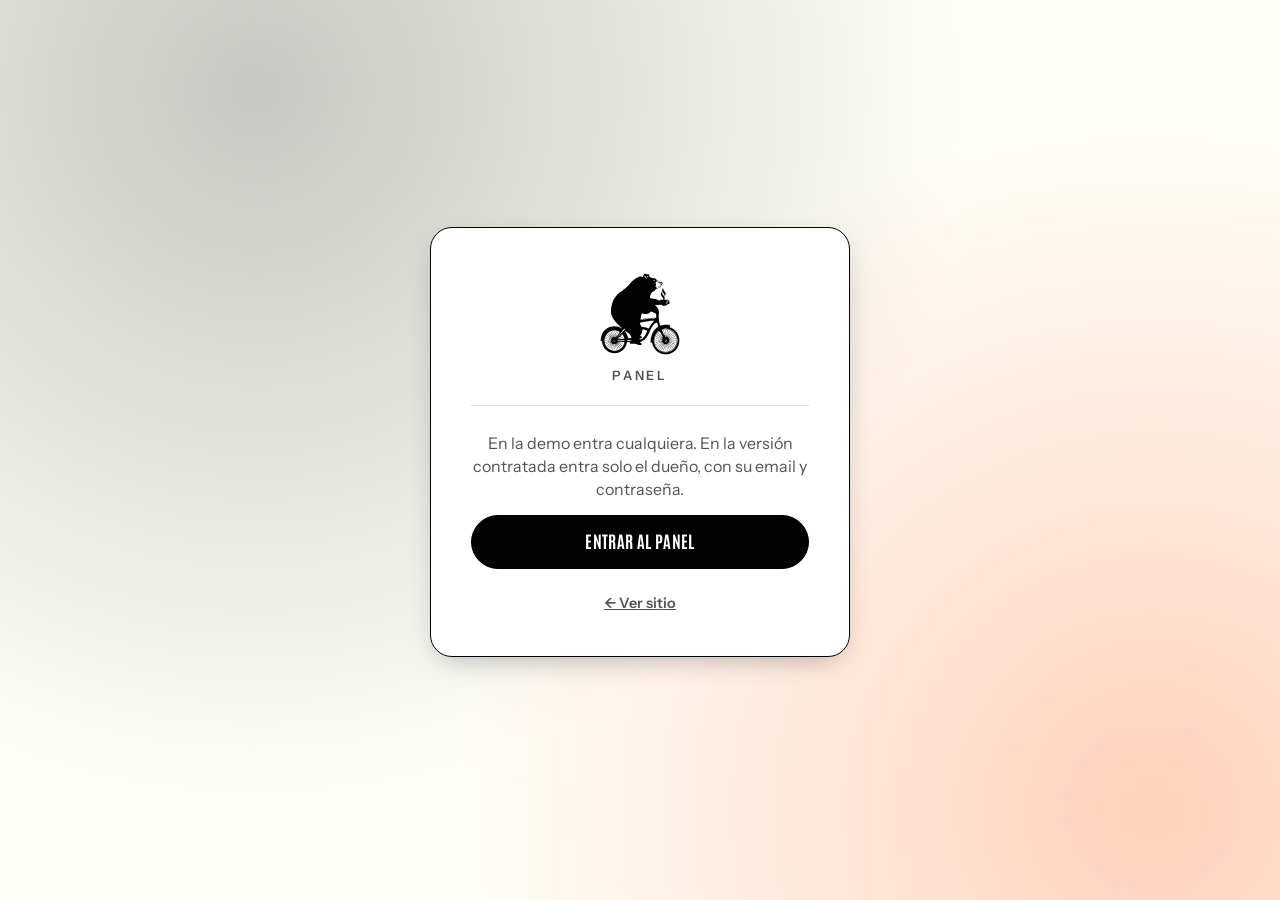
<file: admin/index.html>
<!doctype html>
<!-- Plantilla del panel. Va en web/admin/index.html de cada demo (scripts/instalar.mjs la copia). -->
<html lang="es">
<head>
<meta charset="utf-8">
<meta name="viewport" content="width=device-width, initial-scale=1, viewport-fit=cover">
<meta name="robots" content="noindex, nofollow">
<meta name="theme-color" content="#111111">
<title>Panel</title>
<script>
  // /admin sin barra final rompe las rutas relativas en algunos servidores (XAMPP): la agregamos.
  if (!/\/$|\.html$/.test(location.pathname)) location.replace(location.pathname + '/' + location.search + location.hash);
</script>
<link rel="stylesheet" href="../kit/kit.css?v=18">
<link rel="stylesheet" href="../kit/admin/admin.css?v=18">
</head>
<body>
<div id="kit-admin" class="kit-root kit-admin" aria-busy="true"></div>
<script type="module">
  import { initAdmin } from '../kit/admin/admin.js?v=18';
  initAdmin({ config: '../cliente.json', sitio: '../' });
</script>
</body>
</html>
</file>
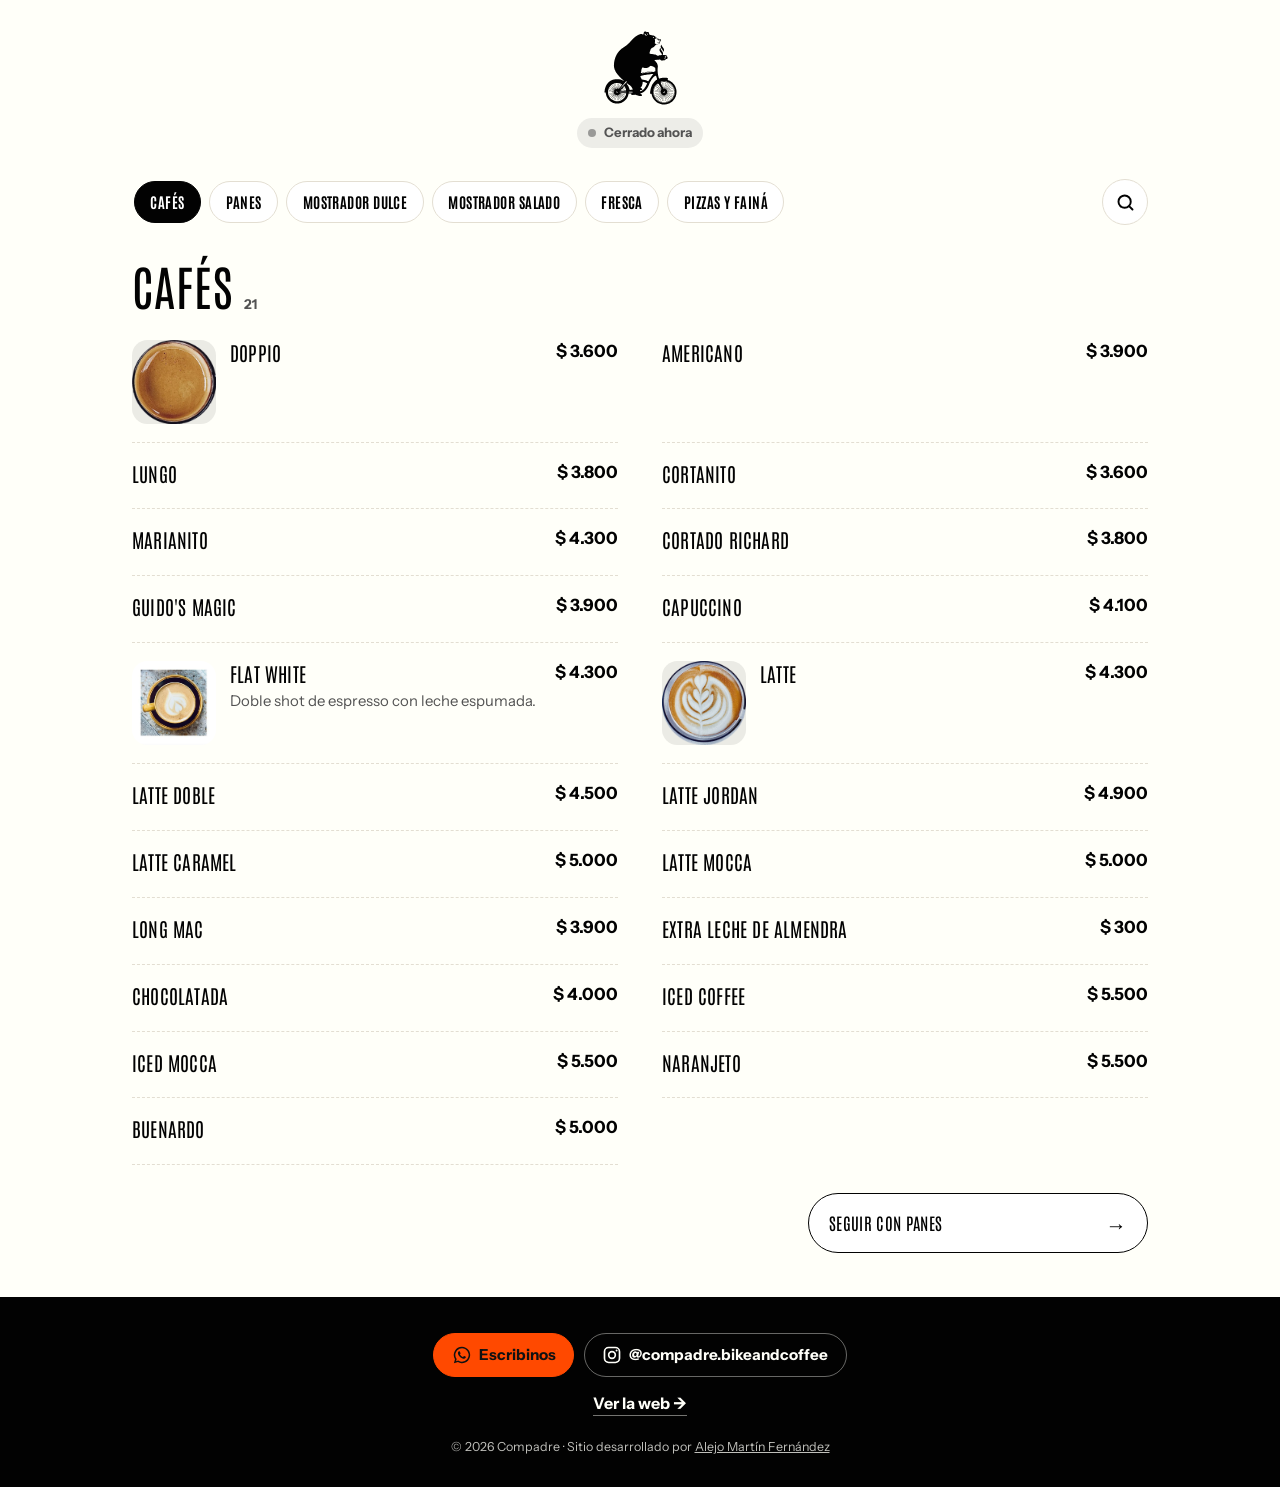
<file: carta/index.html>
<!doctype html>
<!-- Carta pública: la página a la que lleva el QR de las mesas. Va en web/carta/index.html de cada demo (scripts/instalar.mjs la copia).
     Se edita desde /admin (Carta) y el QR + las tarjetas para imprimir salen de /admin (QR de la carta). -->
<html lang="es">
<head>
<meta charset="utf-8">
<meta name="viewport" content="width=device-width, initial-scale=1, viewport-fit=cover">
<meta name="theme-color" content="#ffffff">
<title>Carta</title>
<meta name="description" content="Carta online, siempre actualizada.">
<script>
  // /carta sin barra final rompe las rutas relativas en algunos servidores (XAMPP): la agregamos.
  if (!/\/$|\.html$/.test(location.pathname)) location.replace(location.pathname + '/' + location.search + location.hash);
</script>
<link rel="preconnect" href="https://fonts.googleapis.com"><link rel="preconnect" href="https://fonts.gstatic.com" crossorigin>
<link rel="stylesheet" href="../kit/kit.css?v=18">
<link rel="stylesheet" href="../kit/menu.css?v=18">
</head>
<body>
<div id="kit-menu" class="kit-root kit-menu" aria-busy="true"></div>
<script type="module">
  import { initMenu } from '../kit/modules/menu.js?v=18';
  initMenu({ config: '../cliente.json', sitio: '../', imagenes: { lqip: '../img/lqip.json' } });
</script>
</body>
</html>
</file>
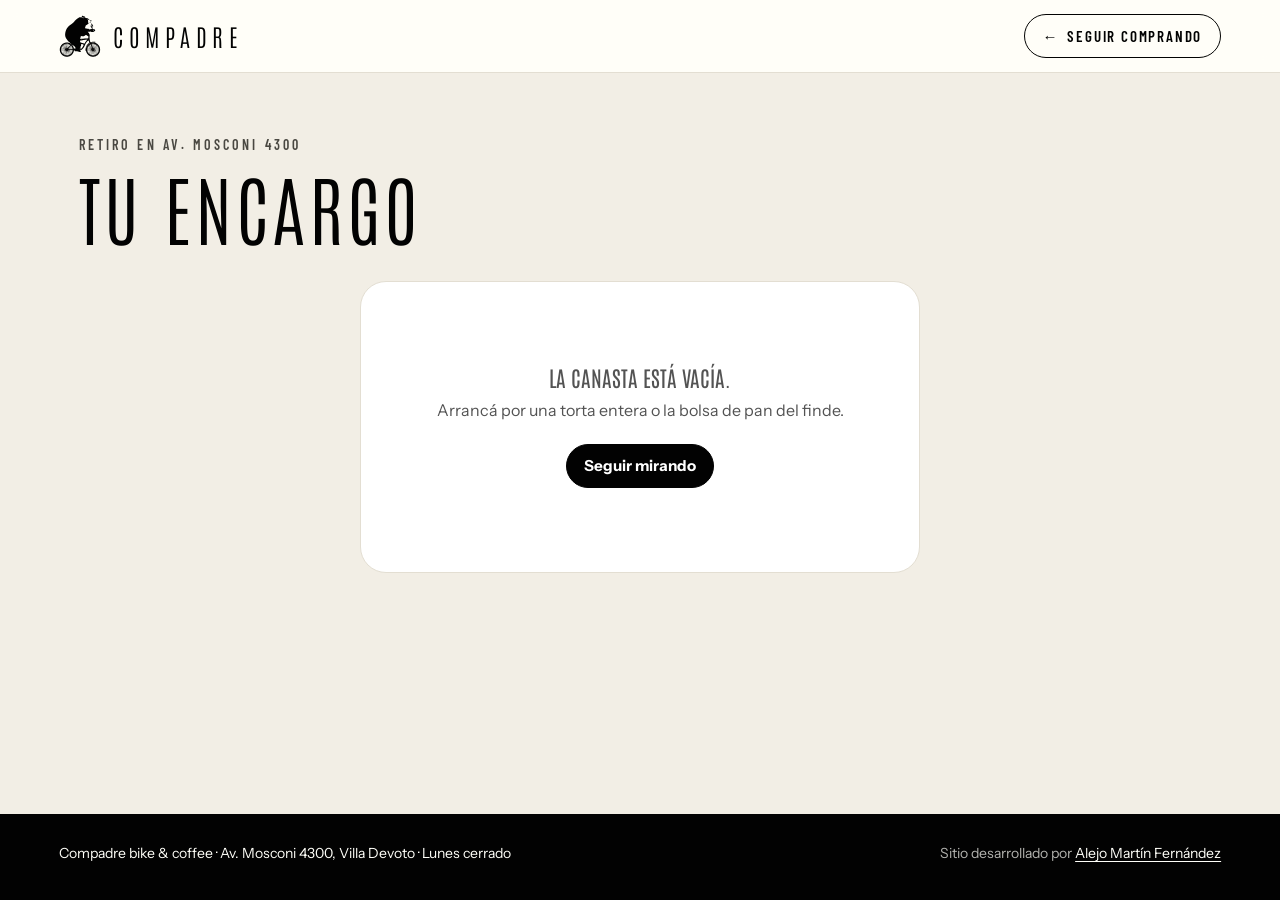
<file: encargar/index.html>
<!doctype html>
<html lang="es">
<head>
<meta charset="utf-8">
<meta name="viewport" content="width=device-width, initial-scale=1">
<title>Tu encargo · Compadre bike &amp; coffee</title>
<meta name="description" content="Terminá tu encargo en la tienda de Compadre: elegí el día de retiro, tus datos y cómo pagás.">
<meta name="robots" content="noindex">
<meta name="theme-color" content="#f2eee5">
<meta property="og:title" content="La tienda de Compadre">
<meta property="og:description" content="Encargá hoy, retirá mañana por Mosconi 4300.">
<meta property="og:image" content="https://compadre-bike-and-coffee.vercel.app/img/og.jpg?v=2">
<link rel="icon" href="../img/oso-negro.svg" type="image/svg+xml">
<link rel="preconnect" href="https://fonts.googleapis.com">
<link rel="preconnect" href="https://fonts.gstatic.com" crossorigin>
<link rel="stylesheet" href="https://fonts.googleapis.com/css2?family=Antonio:wght@100..700&family=Barlow+Condensed:wght@400;500;600&family=Instrument+Sans:wght@400;500;600&family=Montserrat:wght@800&display=swap">
<link rel="stylesheet" href="../kit/kit.css?v=20">
<link rel="stylesheet" href="../css/encargar.css?v=1">
</head>
<body>
<svg width="0" height="0" style="position:absolute" aria-hidden="true" focusable="false"><symbol id="oso" viewBox="0 0 303.8 307.8"><path fill="currentColor" fill-rule="evenodd" d="M297.0 242.5 L297.5 246.5 L297.5 250.3 L297.7 250.5 L297.5 250.7 L297.3 256.3 L296.5 261.3 L295.2 266.3 L293.3 271.2 L291.0 275.8 L289.2 278.8 L284.8 284.5 L280.0 289.3 L276.0 292.5 L271.3 295.5 L266.7 297.8 L262.8 299.3 L259.7 300.2 L260.3 300.2 L267.2 297.8 L270.3 296.2 L271.2 295.5 L272.5 295.0 L277.2 292.0 L280.7 289.2 L285.0 284.8 L289.0 279.8 L289.3 279.0 L290.5 277.5 L292.0 274.3 L292.7 273.5 L293.0 272.3 L294.7 269.0 L295.0 267.2 L295.3 266.7 L296.8 261.5 L296.8 259.5 L297.3 257.8 L297.5 254.5 L297.8 252.7 L297.8 248.8Z M237.5 59.8 L235.3 61.7 L234.2 63.5 L234.0 65.2 L233.7 65.8 L233.7 67.8 L234.2 69.2 L234.3 70.7 L235.0 72.3 L236.0 73.8 L238.7 76.8 L239.3 78.2 L240.5 79.5 L241.8 81.8 L243.0 85.0 L242.8 87.7 L243.2 87.8 L245.3 85.8 L246.5 84.0 L246.8 81.7 L247.2 81.0 L246.8 77.7 L245.7 75.2 L239.2 66.0 L237.8 62.8 L237.7 60.8 L238.0 60.2 L237.8 59.8Z M234.2 38.5 L232.3 37.5 L231.5 37.5 L230.2 37.0 L229.0 37.0 L226.5 36.3 L222.5 34.2 L221.7 33.5 L215.3 30.5 L213.2 28.5 L212.7 27.7 L211.3 26.3 L206.8 23.3 L204.2 22.7 L200.8 22.7 L198.8 21.7 L196.8 21.5 L194.5 20.7 L193.0 20.5 L189.5 19.2 L188.0 18.0 L187.0 16.2 L186.7 14.3 L186.0 12.7 L185.7 10.3 L184.5 8.8 L183.5 8.5 L179.2 8.5 L177.5 8.8 L176.2 8.3 L174.8 7.2 L173.0 6.2 L172.3 6.0 L169.5 6.2 L167.5 7.0 L166.3 8.3 L165.0 11.0 L164.5 12.8 L164.5 14.8 L163.7 17.0 L162.7 18.0 L161.3 18.2 L159.2 17.2 L156.8 16.5 L152.8 16.3 L149.8 16.7 L144.2 18.8 L140.5 20.8 L140.0 21.3 L137.2 22.8 L130.7 27.3 L122.7 34.0 L116.8 40.0 L113.2 44.3 L112.8 45.0 L108.8 49.2 L107.8 50.5 L100.2 57.7 L93.2 63.3 L91.5 64.3 L89.5 66.2 L87.3 67.5 L83.7 70.3 L81.5 71.5 L80.3 72.5 L76.2 75.2 L69.8 80.7 L64.8 86.0 L59.3 93.2 L55.5 99.3 L51.2 108.3 L50.8 109.8 L49.3 113.2 L48.8 115.5 L48.2 117.0 L47.8 118.8 L47.0 121.2 L46.8 123.0 L46.2 125.0 L46.0 126.7 L45.2 129.7 L45.0 134.0 L44.7 135.8 L44.5 140.0 L44.2 141.7 L44.2 143.7 L45.3 153.5 L46.0 155.2 L46.0 156.0 L47.5 160.7 L49.0 163.5 L49.2 164.5 L51.3 168.7 L54.5 173.7 L56.5 176.2 L57.5 178.0 L61.2 182.7 L65.2 187.2 L74.3 196.3 L76.3 198.0 L80.2 201.8 L81.3 202.5 L84.7 205.8 L85.2 206.7 L84.8 206.8 L81.0 204.7 L80.2 204.5 L76.7 202.7 L75.3 202.3 L77.7 203.2 L82.3 205.5 L87.0 208.5 L89.0 210.0 L89.7 210.8 L58.7 244.8 L57.0 244.5 L55.7 244.7 L54.0 245.3 L52.2 247.0 L51.2 249.2 L51.0 250.5 L51.2 251.8 L51.8 253.5 L53.5 255.3 L55.7 256.3 L57.0 256.5 L58.3 256.3 L60.5 255.3 L62.5 253.0 L108.3 253.0 L108.5 254.5 L108.2 257.2 L111.2 257.2 L114.2 257.5 L114.8 258.3 L114.8 261.7 L115.0 262.2 L115.8 262.8 L132.3 262.7 L136.8 264.2 L138.2 264.3 L143.3 266.2 L145.8 266.5 L147.8 267.2 L154.7 267.3 L156.2 267.0 L157.3 266.3 L158.0 265.3 L158.2 263.7 L157.5 262.0 L156.5 261.0 L151.8 258.3 L151.2 257.5 L151.2 256.8 L151.8 256.3 L153.3 256.2 L159.7 253.8 L161.8 252.3 L163.3 251.7 L165.7 250.2 L168.3 248.0 L173.5 243.0 L174.8 241.0 L176.7 239.0 L178.0 236.8 L180.2 234.0 L181.5 231.2 L184.0 226.8 L184.7 225.0 L186.5 221.3 L186.8 219.8 L187.8 218.2 L189.0 215.0 L190.7 211.8 L191.0 210.5 L192.7 208.0 L193.3 206.2 L194.7 204.3 L195.3 202.8 L198.3 198.3 L200.7 195.2 L205.0 190.5 L207.8 188.2 L210.3 186.5 L213.2 185.3 L214.3 185.3 L214.8 185.8 L215.5 187.2 L216.2 189.7 L216.8 191.2 L217.3 193.5 L218.2 195.5 L218.3 196.8 L218.8 198.0 L219.0 200.2 L218.2 201.3 L216.0 202.7 L211.8 206.0 L206.5 211.3 L203.5 215.2 L201.0 219.0 L198.2 224.5 L195.7 230.3 L195.0 232.3 L194.8 233.7 L194.2 235.0 L193.8 236.7 L193.2 238.3 L192.8 241.2 L192.2 243.2 L192.0 245.3 L191.7 246.2 L191.0 250.0 L190.8 256.0 L190.7 256.2 L190.8 257.8 L191.2 258.2 L192.7 258.5 L195.0 258.5 L194.5 254.5 L194.5 250.7 L194.3 250.5 L194.5 250.3 L194.7 244.7 L195.5 239.7 L196.8 234.7 L198.7 229.8 L201.0 225.2 L202.8 222.2 L207.2 216.5 L213.2 210.7 L219.0 206.5 L225.8 203.0 L226.3 203.7 L241.5 246.7 L240.8 247.5 L240.2 249.2 L240.0 250.5 L240.5 252.8 L241.2 254.0 L242.5 255.3 L243.7 256.0 L246.0 256.5 L247.3 256.3 L249.0 255.7 L250.8 254.0 L251.5 252.8 L252.0 250.5 L251.5 248.2 L250.8 247.0 L249.5 245.7 L248.3 245.0 L247.5 244.8 L247.0 244.3 L231.7 201.0 L233.7 200.3 L237.8 199.5 L242.0 199.0 L245.8 199.0 L246.0 198.8 L246.2 199.0 L250.0 199.0 L254.2 199.5 L258.3 200.3 L262.2 201.5 L262.7 198.3 L262.8 195.2 L262.0 194.3 L259.5 193.8 L257.7 193.8 L256.5 193.5 L252.8 193.5 L252.7 193.3 L246.8 193.3 L246.7 193.5 L241.5 193.7 L237.5 194.5 L235.0 194.7 L232.2 195.3 L229.2 196.5 L227.3 196.5 L226.8 196.0 L226.5 194.8 L225.8 193.7 L224.8 190.2 L224.7 188.8 L223.8 186.5 L223.8 185.5 L222.8 181.3 L222.7 179.0 L222.3 178.2 L222.3 177.0 L221.8 174.3 L221.7 170.0 L221.2 167.2 L221.2 161.3 L221.3 161.2 L221.2 158.3 L221.5 156.0 L221.5 153.7 L221.8 152.3 L221.8 151.2 L222.3 149.5 L222.3 148.2 L221.8 145.8 L221.7 142.5 L220.5 138.8 L218.7 135.0 L216.0 130.8 L214.2 128.5 L208.5 122.5 L208.5 121.7 L209.0 121.3 L211.7 121.0 L221.3 120.7 L222.7 120.3 L225.7 120.3 L228.7 119.8 L231.2 119.8 L232.3 120.5 L234.7 122.8 L235.5 123.2 L243.3 123.3 L245.3 123.0 L248.8 123.0 L250.7 122.2 L254.3 118.3 L255.3 117.8 L258.2 117.3 L260.2 116.0 L261.5 113.5 L261.5 110.3 L261.2 109.3 L260.5 108.3 L257.8 105.8 L257.3 103.0 L256.8 102.2 L256.0 101.5 L255.3 101.3 L243.0 101.5 L242.0 100.8 L242.0 100.3 L242.8 98.8 L242.8 97.7 L243.2 96.8 L243.2 93.7 L242.8 92.8 L242.8 92.0 L240.8 88.3 L238.8 85.8 L238.0 84.3 L237.2 83.5 L234.0 78.2 L233.7 76.5 L233.7 73.2 L233.3 72.8 L232.8 73.0 L231.5 74.2 L229.3 77.7 L229.0 79.2 L229.2 83.7 L231.2 87.5 L232.2 89.0 L233.8 90.8 L236.8 95.2 L237.8 97.0 L238.5 99.3 L238.5 100.3 L237.5 101.3 L233.0 101.8 L228.5 101.8 L227.0 102.7 L225.2 104.3 L221.3 104.5 L219.0 103.5 L216.0 101.2 L212.2 99.7 L208.2 99.0 L204.0 98.7 L198.3 97.0 L194.3 97.0 L191.0 96.5 L189.7 95.8 L189.2 95.3 L188.7 94.2 L189.0 90.2 L190.8 85.5 L190.8 84.8 L191.7 82.7 L192.2 80.2 L194.0 76.5 L196.5 73.8 L205.7 68.7 L208.7 65.8 L211.0 62.7 L212.3 61.5 L214.0 61.2 L215.2 60.3 L219.3 58.5 L221.2 58.2 L225.0 56.8 L227.5 55.2 L229.2 53.3 L230.5 51.3 L230.7 49.0 L231.0 47.8 L234.7 43.2 L235.0 42.0 L235.0 40.0Z M120.0 240.2 L119.8 241.2 L119.2 241.7 L118.5 241.7 L117.2 242.2 L115.7 242.2 L114.2 242.5 L108.8 242.7 L108.0 242.0 L107.8 241.5 L108.5 246.5 L108.3 248.0 L63.0 248.0 L62.8 247.8 L93.5 214.2 L96.2 217.0 L96.2 216.7 L96.8 216.2 L98.3 216.7 L101.8 219.0 L103.3 220.3 L109.0 223.8 L111.8 226.5 L114.5 229.5 L116.2 232.0 L117.0 233.8 L119.0 237.2Z M178.0 215.2 L178.8 216.2 L178.7 217.3 L177.3 219.3 L176.7 221.2 L172.2 229.7 L168.5 235.3 L166.2 238.5 L162.3 242.5 L158.3 245.5 L154.7 247.3 L153.2 247.8 L151.5 247.8 L150.7 247.0 L150.5 246.5 L150.5 244.3 L151.0 243.5 L151.8 243.2 L152.0 243.3 L156.2 243.2 L158.5 242.2 L159.0 241.2 L158.8 239.2 L158.0 237.5 L155.8 235.8 L153.0 234.5 L152.5 234.0 L152.5 233.3 L155.7 229.5 L157.7 225.8 L158.5 223.7 L160.3 216.5 L160.7 213.5 L160.5 211.2 L160.8 210.5 L161.8 210.0 L166.0 210.5 L172.2 212.5Z M204.2 178.0 L204.0 178.7 L198.2 185.7 L194.2 191.0 L188.5 199.3 L188.0 200.5 L187.5 201.0 L187.0 202.2 L186.2 203.2 L184.7 205.8 L183.5 207.2 L183.0 207.3 L180.0 206.3 L176.8 204.7 L173.2 203.5 L172.5 203.5 L170.5 202.7 L168.8 202.5 L163.3 201.2 L158.3 200.7 L157.3 200.3 L156.0 198.5 L155.7 197.3 L153.0 192.8 L151.7 189.8 L151.5 187.3 L152.3 186.3 L154.8 185.3 L156.5 185.2 L158.3 184.5 L160.5 184.3 L167.5 182.5 L171.3 182.2 L174.7 181.3 L177.3 181.2 L181.5 180.3 L184.8 180.2 L185.5 179.8 L193.3 178.8 L194.0 178.5 L198.3 178.3 L202.0 177.7 L203.8 177.7Z M211.7 153.7 L211.8 158.7 L212.2 161.0 L212.0 166.7 L211.3 167.5 L210.8 167.7 L203.8 168.0 L204.5 168.3 L206.7 168.7 L207.2 169.2 L207.2 169.7 L206.3 170.2 L202.7 170.3 L202.5 170.5 L202.2 170.3 L195.8 170.5 L195.7 170.7 L193.7 170.7 L192.3 171.2 L187.3 171.3 L182.5 171.8 L180.0 172.3 L175.5 172.5 L173.2 172.8 L172.0 173.3 L169.5 173.7 L168.2 174.2 L164.5 174.5 L163.0 175.2 L161.2 175.5 L159.3 176.2 L157.5 176.2 L157.3 176.0 L157.5 175.7 L159.0 175.2 L160.0 174.5 L162.2 174.2 L163.5 173.5 L165.3 173.2 L167.0 172.5 L171.5 172.2 L173.2 171.5 L174.5 171.3 L177.2 170.5 L185.3 170.3 L191.7 169.3 L200.2 169.0 L201.7 168.2 L201.5 168.0 L197.3 167.8 L194.3 168.3 L182.7 168.7 L179.3 169.3 L175.7 169.7 L173.5 170.3 L168.5 170.8 L162.7 172.5 L159.8 172.8 L155.8 174.3 L154.0 174.3 L153.5 174.0 L153.5 173.0 L154.8 168.5 L154.8 167.0 L155.3 164.7 L155.3 162.5 L155.7 161.8 L155.8 159.7 L156.7 157.7 L156.8 156.7 L157.8 154.5 L158.8 153.0 L159.7 152.3 L160.3 152.2 L162.3 152.3 L164.5 153.2 L168.8 154.2 L174.8 154.2 L177.2 153.8 L180.5 153.0 L185.0 151.0 L186.7 150.0 L189.8 147.0 L191.5 145.8 L192.8 145.3 L194.2 145.2 L196.2 145.5 L199.3 146.5 L200.5 147.3 L204.7 149.3 L207.7 151.2 L211.0 152.7Z M253.2 104.3 L254.0 105.2 L254.0 107.3 L253.5 109.8 L253.2 110.5 L253.0 113.2 L251.7 116.0 L250.7 117.5 L249.8 118.3 L249.2 118.3 L249.0 117.3 L250.7 112.7 L250.8 104.8 L251.5 104.3Z M226.5 39.2 L226.8 38.8 L227.5 38.8 L229.3 40.2 L230.2 40.3 L231.0 40.8 L232.3 42.0 L232.5 42.3 L232.3 43.5 L231.7 44.0 L230.0 44.0 L227.8 42.7 L226.8 41.3Z M213.3 35.5 L214.3 35.5 L217.3 36.5 L220.0 38.2 L224.0 39.3 L224.8 40.3 L225.2 42.2 L226.0 43.7 L229.0 45.7 L230.0 46.8 L229.7 49.7 L228.5 50.7 L226.7 50.7 L223.5 51.7 L218.8 51.5 L218.7 52.0 L219.0 52.2 L220.5 52.2 L221.8 52.5 L227.0 52.3 L227.5 52.8 L227.5 53.2 L226.2 54.7 L223.2 56.3 L221.7 56.7 L220.0 57.5 L218.8 57.7 L217.5 58.3 L216.2 58.7 L215.3 58.5 L212.5 55.8 L210.7 54.7 L210.0 54.0 L209.5 53.0 L209.7 51.8 L210.8 49.7 L210.7 42.0 L209.5 39.7 L209.5 38.5 L210.5 37.0Z M212.8 31.0 L213.5 30.7 L215.5 32.0 L216.7 32.3 L219.3 33.7 L219.8 34.2 L221.8 35.0 L224.2 36.8 L224.2 37.3 L223.7 37.7 L222.3 37.7 L220.2 36.7 L218.8 36.3 L215.8 34.7 L214.2 34.3 L213.2 33.3Z M202.8 29.3 L204.2 28.8 L205.0 29.0 L206.5 30.2 L206.7 30.8 L205.8 32.0 L204.8 32.5 L203.2 32.3 L202.0 31.2 L202.0 30.2Z M169.0 14.8 L170.0 14.7 L171.2 15.3 L172.7 16.7 L173.2 17.8 L176.3 22.2 L176.7 22.8 L176.7 23.5 L176.3 23.8 L175.7 23.8 L173.7 22.8 L169.2 18.3 L168.3 16.7 L168.3 15.5Z M177.5 15.2 L178.7 14.5 L179.8 14.7 L181.0 15.2 L181.8 15.8 L182.8 17.8 L183.0 18.7 L182.5 19.2 L181.8 19.2 L180.0 18.5 L177.7 16.3Z"/><g transform="translate(57.0 250.5)"><path class="rueda" fill="currentColor" fill-rule="evenodd" d="M0.0 -51.5 L-0.2 -51.3 L-4.0 -51.3 L-4.2 -51.2 L-5.8 -51.2 L-6.0 -51.0 L-7.0 -51.0 L-7.2 -50.8 L-9.2 -50.7 L-9.3 -50.5 L-10.8 -50.3 L-11.0 -50.2 L-12.3 -50.0 L-13.0 -49.7 L-14.2 -49.5 L-14.3 -49.3 L-14.7 -49.3 L-15.3 -49.0 L-15.8 -49.0 L-16.0 -48.8 L-16.8 -48.7 L-17.3 -48.3 L-18.2 -48.2 L-18.7 -47.8 L-19.0 -47.8 L-19.5 -47.5 L-20.7 -47.2 L-25.3 -44.8 L-25.7 -44.5 L-26.2 -44.3 L-26.5 -44.0 L-27.0 -43.8 L-27.8 -43.2 L-28.8 -42.7 L-29.3 -42.2 L-30.0 -41.8 L-32.0 -40.3 L-33.8 -38.7 L-34.0 -38.7 L-38.7 -34.0 L-38.7 -33.8 L-39.7 -32.8 L-39.7 -32.7 L-41.8 -30.0 L-43.8 -27.0 L-44.5 -25.7 L-44.8 -25.3 L-47.2 -20.7 L-47.2 -20.3 L-47.5 -19.8 L-47.5 -19.5 L-47.8 -19.0 L-47.8 -18.7 L-48.2 -18.2 L-48.3 -17.3 L-48.7 -16.8 L-48.7 -16.5 L-49.0 -15.8 L-49.0 -15.3 L-49.5 -14.2 L-49.5 -13.7 L-49.7 -13.5 L-49.7 -13.0 L-50.0 -12.3 L-50.0 -11.7 L-50.3 -10.8 L-50.3 -10.2 L-50.5 -10.0 L-50.5 -9.3 L-50.7 -9.2 L-50.7 -8.3 L-50.8 -8.2 L-50.8 -7.2 L-51.0 -7.0 L-51.0 -6.0 L-51.2 -5.8 L-51.2 -4.2 L-51.3 -4.0 L-51.3 -0.2 L-51.5 0.0 L-51.3 0.2 L-51.3 4.0 L-51.2 4.2 L-51.2 5.8 L-51.0 6.0 L-51.0 7.0 L-50.8 7.2 L-50.7 9.2 L-50.5 9.3 L-50.3 10.8 L-50.2 11.0 L-50.0 12.3 L-49.7 13.0 L-49.5 14.2 L-49.3 14.3 L-49.3 14.7 L-49.0 15.3 L-49.0 15.8 L-48.8 16.0 L-48.7 16.8 L-48.3 17.3 L-48.2 18.2 L-47.8 18.7 L-47.8 19.0 L-47.5 19.5 L-47.2 20.7 L-44.8 25.3 L-44.5 25.7 L-44.3 26.2 L-44.0 26.5 L-43.8 27.0 L-43.2 27.8 L-42.7 28.8 L-42.2 29.3 L-41.8 30.0 L-40.3 32.0 L-38.7 33.8 L-38.7 34.0 L-34.0 38.7 L-33.8 38.7 L-32.8 39.7 L-32.7 39.7 L-30.0 41.8 L-27.0 43.8 L-25.7 44.5 L-25.3 44.8 L-20.7 47.2 L-20.3 47.2 L-19.8 47.5 L-19.5 47.5 L-19.0 47.8 L-18.7 47.8 L-18.2 48.2 L-17.3 48.3 L-16.8 48.7 L-16.5 48.7 L-15.8 49.0 L-15.3 49.0 L-14.2 49.5 L-13.7 49.5 L-13.5 49.7 L-13.0 49.7 L-12.3 50.0 L-11.7 50.0 L-10.8 50.3 L-10.2 50.3 L-10.0 50.5 L-9.3 50.5 L-9.2 50.7 L-8.3 50.7 L-8.2 50.8 L-7.2 50.8 L-7.0 51.0 L-6.0 51.0 L-5.8 51.2 L-4.2 51.2 L-4.0 51.3 L-0.2 51.3 L0.0 51.5 L0.2 51.3 L4.0 51.3 L4.2 51.2 L5.8 51.2 L6.0 51.0 L7.0 51.0 L7.2 50.8 L9.2 50.7 L9.3 50.5 L10.8 50.3 L11.0 50.2 L12.3 50.0 L13.0 49.7 L14.2 49.5 L14.3 49.3 L14.7 49.3 L15.3 49.0 L15.8 49.0 L16.0 48.8 L16.8 48.7 L17.3 48.3 L18.2 48.2 L18.7 47.8 L19.0 47.8 L19.5 47.5 L20.7 47.2 L25.3 44.8 L25.7 44.5 L26.2 44.3 L26.5 44.0 L27.0 43.8 L27.8 43.2 L28.8 42.7 L29.3 42.2 L30.0 41.8 L32.0 40.3 L33.8 38.7 L34.0 38.7 L38.7 34.0 L38.7 33.8 L39.7 32.8 L39.7 32.7 L41.8 30.0 L43.8 27.0 L44.5 25.7 L44.8 25.3 L47.2 20.7 L47.2 20.3 L47.5 19.8 L47.5 19.5 L47.8 19.0 L47.8 18.7 L48.2 18.2 L48.3 17.3 L48.7 16.8 L48.7 16.5 L49.0 15.8 L49.0 15.3 L49.5 14.2 L49.5 13.7 L49.7 13.5 L49.7 13.0 L50.0 12.3 L50.0 11.7 L50.3 10.8 L50.3 10.2 L50.5 10.0 L50.5 9.3 L50.7 9.2 L50.7 8.3 L50.8 8.2 L50.8 7.2 L51.0 7.0 L51.0 6.0 L51.2 5.8 L51.2 4.2 L51.3 4.0 L51.3 0.2 L51.5 0.0 L51.3 -0.2 L51.3 -4.0 L51.2 -4.2 L51.2 -5.8 L51.0 -6.0 L51.0 -7.0 L50.8 -7.2 L50.7 -9.2 L50.5 -9.3 L50.3 -10.8 L50.2 -11.0 L50.0 -12.3 L49.7 -13.0 L49.5 -14.2 L49.3 -14.3 L49.3 -14.7 L49.0 -15.3 L49.0 -15.8 L48.8 -16.0 L48.7 -16.8 L48.3 -17.3 L48.2 -18.2 L47.8 -18.7 L47.8 -19.0 L47.5 -19.5 L47.2 -20.7 L44.8 -25.3 L44.5 -25.7 L44.3 -26.2 L44.0 -26.5 L43.8 -27.0 L43.2 -27.8 L42.7 -28.8 L42.2 -29.3 L41.8 -30.0 L40.3 -32.0 L38.7 -33.8 L38.7 -34.0 L34.0 -38.7 L33.8 -38.7 L32.8 -39.7 L32.7 -39.7 L30.0 -41.8 L27.0 -43.8 L25.7 -44.5 L25.3 -44.8 L20.7 -47.2 L20.3 -47.2 L19.8 -47.5 L19.5 -47.5 L19.0 -47.8 L18.7 -47.8 L18.2 -48.2 L17.3 -48.3 L16.8 -48.7 L16.5 -48.7 L15.8 -49.0 L15.3 -49.0 L14.2 -49.5 L13.7 -49.5 L13.5 -49.7 L13.0 -49.7 L12.3 -50.0 L11.7 -50.0 L10.8 -50.3 L10.2 -50.3 L10.0 -50.5 L9.3 -50.5 L9.2 -50.7 L8.3 -50.7 L8.2 -50.8 L7.2 -50.8 L7.0 -51.0 L6.0 -51.0 L5.8 -51.2 L4.2 -51.2 L4.0 -51.3 L0.2 -51.3Z M-38.3 18.5 L-38.2 18.3 L-37.5 18.8 L-37.3 18.7 L-37.2 18.8 L-36.8 18.7 L-36.5 19.0 L-35.5 21.0 L-34.5 22.3 L-34.0 23.3 L-32.8 24.8 L-33.3 25.8 L-33.2 26.2 L-32.5 26.7 L-31.7 26.3 L-29.5 28.7 L-29.5 28.8 L-26.7 31.5 L-26.7 32.2 L-26.8 32.3 L-26.3 33.0 L-26.0 33.2 L-25.0 32.7 L-22.3 34.7 L-21.8 34.8 L-21.0 35.5 L-19.2 36.3 L-18.8 36.7 L-19.0 37.0 L-18.8 37.2 L-19.0 37.3 L-18.5 38.0 L-18.2 38.2 L-17.5 37.8 L-17.2 37.3 L-16.7 37.7 L-15.5 38.0 L-14.7 38.5 L-10.3 39.8 L-10.0 40.7 L-9.3 41.2 L-8.3 40.3 L-7.0 40.5 L-6.8 40.7 L-4.5 40.8 L-4.3 41.0 L-2.0 41.0 L-1.8 41.2 L-1.0 41.2 L-0.8 41.3 L-0.8 41.7 L0.0 42.3 L-0.2 42.5 L-3.7 42.5 L-3.8 42.3 L-6.5 42.2 L-6.7 42.0 L-8.3 41.8 L-9.2 41.5 L-9.8 41.5 L-10.0 41.3 L-11.2 41.2 L-11.8 40.8 L-12.3 40.8 L-12.5 40.7 L-14.3 40.2 L-14.8 39.8 L-15.2 39.8 L-16.5 39.2 L-16.8 39.2 L-17.7 38.7 L-18.0 38.7 L-22.8 36.0 L-27.2 32.8 L-31.8 28.3 L-31.8 28.2 L-34.2 25.5 L-34.5 24.8 L-36.0 22.8 L-37.3 20.3 L-37.7 20.0Z M-41.3 9.2 L-40.8 9.8 L-40.0 10.0 L-39.8 10.2 L-39.8 10.7 L-38.8 13.3 L-38.7 14.3 L-37.5 16.8 L-38.5 18.2 L-39.2 16.8 L-39.2 16.5 L-39.7 15.7 L-39.8 14.8 L-40.2 14.3 L-40.2 14.0 L-40.8 12.3 L-40.8 11.8 L-41.0 11.7 L-41.3 10.0 L-41.5 9.8 L-41.5 9.3Z M1.0 8.7 L1.2 8.8 L1.2 9.3 L1.5 10.2 L1.5 10.8 L1.8 11.7 L1.8 12.3 L2.0 12.5 L2.0 13.0 L2.3 13.8 L2.3 14.5 L2.7 15.3 L2.7 16.0 L2.8 16.2 L2.8 16.7 L3.2 17.5 L3.2 18.2 L3.5 19.0 L3.5 19.7 L3.7 19.8 L3.7 20.3 L4.0 21.2 L4.0 21.8 L4.3 22.7 L4.3 23.3 L4.5 23.5 L4.5 24.0 L4.8 24.8 L4.8 25.5 L5.2 26.3 L5.2 27.0 L5.3 27.2 L5.3 27.7 L5.7 28.5 L5.7 29.2 L6.0 30.0 L6.0 30.7 L6.2 30.8 L6.2 31.3 L6.5 32.2 L6.5 32.8 L6.8 33.7 L6.8 34.3 L7.0 34.5 L7.0 35.0 L7.3 35.8 L7.3 36.5 L7.7 37.3 L7.7 38.0 L8.0 38.8 L7.5 39.2 L6.8 39.2 L6.7 39.3 L4.3 39.5 L4.2 39.7 L2.0 39.7 L1.8 39.8 L1.0 39.8 L0.8 39.7 L0.8 8.8Z M-3.2 8.7 L-3.0 8.8 L-3.2 10.2 L-3.3 10.3 L-3.3 10.8 L-3.7 11.7 L-3.7 12.3 L-3.8 12.5 L-3.8 13.0 L-4.2 13.8 L-4.2 14.5 L-4.3 14.7 L-4.3 15.2 L-4.7 16.0 L-4.7 16.7 L-4.8 16.8 L-4.8 17.3 L-5.2 18.2 L-5.2 18.8 L-5.3 19.0 L-5.3 19.5 L-5.5 19.7 L-5.5 20.2 L-5.8 21.0 L-5.8 21.7 L-6.0 21.8 L-6.0 22.3 L-6.3 23.2 L-6.3 23.8 L-6.5 24.0 L-6.5 24.5 L-6.8 25.3 L-6.8 26.0 L-7.0 26.2 L-7.0 26.7 L-7.3 27.5 L-7.3 28.2 L-7.5 28.3 L-7.5 28.8 L-7.8 29.7 L-7.8 30.3 L-8.0 30.5 L-8.0 31.0 L-8.3 31.8 L-8.3 32.5 L-8.5 32.7 L-8.5 33.2 L-8.8 34.0 L-8.8 34.7 L-9.0 34.8 L-9.0 35.3 L-9.3 36.2 L-9.3 36.8 L-9.5 37.0 L-9.7 38.2 L-10.0 38.5 L-10.5 38.5 L-10.7 38.3 L-14.0 37.3 L-15.7 36.5 L-16.0 36.5 L-16.5 36.2 L-16.5 35.8 L-12.3 27.5 L-12.3 27.2 L-9.3 21.3 L-9.3 21.0 L-6.2 14.8 L-6.2 14.5Z M-1.0 8.5 L-0.8 8.7 L-0.8 39.7 L-1.0 39.8 L-1.8 39.8 L-2.0 39.7 L-4.2 39.7 L-4.3 39.5 L-6.7 39.3 L-6.8 39.2 L-7.5 39.2 L-8.2 38.8 L-8.0 38.7 L-8.0 38.2 L-7.7 37.3 L-7.7 36.7 L-7.5 36.5 L-7.5 36.0 L-7.2 35.2 L-7.2 34.5 L-7.0 34.3 L-7.0 33.8 L-6.7 33.0 L-6.7 32.3 L-6.5 32.2 L-6.5 31.7 L-6.2 30.8 L-6.2 30.2 L-6.0 30.0 L-6.0 29.5 L-5.7 28.7 L-5.7 28.0 L-5.5 27.8 L-5.5 27.3 L-5.2 26.5 L-5.2 25.8 L-5.0 25.7 L-5.0 25.2 L-4.7 24.3 L-4.7 23.7 L-4.5 23.5 L-4.5 23.0 L-4.3 22.8 L-4.3 22.3 L-4.0 21.5 L-4.0 20.8 L-3.8 20.7 L-3.8 20.2 L-3.5 19.3 L-3.5 18.7 L-3.3 18.5 L-3.3 18.0 L-3.0 17.2 L-3.0 16.5 L-2.8 16.3 L-2.8 15.8 L-2.5 15.0 L-2.5 14.3 L-2.3 14.2 L-2.3 13.7 L-2.0 12.8 L-2.0 12.2 L-1.8 12.0 L-1.8 11.5 L-1.5 10.7 L-1.5 10.0 L-1.3 9.8 L-1.3 9.3Z M3.0 8.3 L4.5 11.2 L4.5 11.5 L6.7 15.7 L6.7 16.0 L9.0 20.5 L9.0 20.8 L11.2 25.0 L11.2 25.3 L13.5 29.8 L13.5 30.2 L16.5 36.2 L15.3 36.8 L15.0 36.8 L13.7 37.5 L12.7 37.7 L10.5 38.5 L9.8 38.5 L9.5 38.2 L9.5 37.7 L9.3 37.5 L9.3 36.8 L9.0 36.0 L9.0 35.3 L8.8 35.2 L8.8 34.7 L8.5 33.8 L8.5 33.2 L8.2 32.3 L8.2 31.7 L8.0 31.5 L8.0 31.0 L7.7 30.2 L7.7 29.5 L7.3 28.7 L7.3 28.0 L7.2 27.8 L7.2 27.3 L6.8 26.5 L6.8 25.8 L6.5 25.0 L6.5 24.3 L6.3 24.2 L6.3 23.7 L6.0 22.8 L6.0 22.2 L5.7 21.3 L5.7 20.7 L5.5 20.5 L5.5 20.0 L5.2 19.2 L5.2 18.5 L4.8 17.7 L4.8 17.0 L4.7 16.8 L4.7 16.3 L4.3 15.5 L4.3 14.8 L4.0 14.0 L4.0 13.3 L3.8 13.2 L3.8 12.7 L3.5 11.8 L3.5 11.2 L3.2 10.3 L3.2 9.7 L2.8 8.8 L2.8 8.5Z M-5.0 7.7 L-4.8 8.0 L-5.8 9.8 L-5.8 10.2 L-12.0 22.5 L-12.0 22.8 L-15.0 28.7 L-15.0 29.0 L-18.0 34.8 L-18.0 35.2 L-18.2 35.3 L-18.5 35.3 L-24.0 31.8 L-24.2 31.5 L-20.7 27.2 L-20.7 27.0 L-20.0 26.3 L-20.0 26.2 L-19.3 25.5 L-19.3 25.3 L-18.7 24.7 L-18.7 24.5 L-17.8 23.7 L-17.8 23.5 L-17.2 22.8 L-17.2 22.7 L-16.5 22.0 L-16.5 21.8 L-15.8 21.2 L-15.8 21.0 L-15.2 20.3 L-15.2 20.2 L-14.5 19.5 L-12.5 16.8 L-11.7 16.0 L-11.7 15.8 L-5.7 8.5 L-5.7 8.3Z M4.8 7.5 L24.2 31.7 L22.3 33.0 L21.8 33.2 L20.5 34.2 L18.5 35.2 L18.2 35.5 L15.8 31.0 L15.8 30.7 L13.5 26.2 L13.5 25.8 L11.3 21.7 L11.3 21.3 L4.7 7.8Z M6.5 6.7 L6.8 6.5 L7.5 7.2 L7.7 7.2 L8.3 7.8 L8.5 7.8 L9.2 8.5 L9.3 8.5 L10.0 9.2 L10.2 9.2 L10.8 9.8 L11.0 9.8 L29.2 24.5 L30.0 25.0 L30.5 25.5 L30.0 26.2 L26.2 30.0 L25.5 30.5 L18.5 21.8 L18.5 21.7 L17.8 21.0 L17.8 20.8 L17.2 20.2 L17.2 20.0 L16.5 19.3 L16.5 19.2 L15.8 18.5 L15.8 18.3 L15.2 17.7 L15.2 17.5 L14.5 16.8 L14.5 16.7 L13.8 16.0 L13.8 15.8 L13.2 15.2 L13.2 15.0 L12.5 14.3 L12.5 14.2 L11.8 13.5 L11.8 13.3 L11.2 12.7 L11.2 12.5 L10.5 11.8 L10.5 11.7 L9.8 11.0 L9.8 10.8 L9.2 10.2 L9.2 10.0 L8.5 9.3 L8.5 9.2 L7.8 8.5 L7.8 8.3 L7.2 7.7 L7.2 7.5 L6.5 6.8Z M-6.5 6.3 L-6.3 6.5 L-8.2 8.7 L-8.2 8.8 L-8.8 9.5 L-8.8 9.7 L-9.5 10.3 L-9.5 10.5 L-10.2 11.2 L-10.2 11.3 L-10.8 12.0 L-10.8 12.2 L-11.5 12.8 L-13.5 15.5 L-14.3 16.3 L-14.3 16.5 L-25.7 30.5 L-28.2 28.2 L-28.2 28.0 L-30.0 26.2 L-30.5 25.3 L-26.2 21.8 L-26.0 21.8 L-25.3 21.2 L-24.5 20.7 L-18.8 16.0 L-18.0 15.5 L-12.3 10.8 L-11.5 10.3 L-6.7 6.3Z M7.5 4.8 L7.8 4.7 L21.3 11.3 L21.7 11.3 L25.8 13.5 L26.2 13.5 L30.7 15.8 L31.0 15.8 L35.5 18.2 L35.2 18.5 L34.7 19.7 L33.2 21.8 L33.0 22.3 L31.7 24.2Z M-7.5 4.8 L-13.7 9.8 L-17.0 12.3 L-17.7 13.0 L-17.8 13.0 L-18.5 13.7 L-18.7 13.7 L-19.3 14.3 L-19.5 14.3 L-20.2 15.0 L-21.0 15.5 L-26.7 20.2 L-27.5 20.7 L-31.5 24.0 L-31.7 24.0 L-32.3 23.3 L-33.2 21.8 L-34.7 19.7 L-35.2 18.5 L-35.5 18.2 L-35.2 17.8 L-31.8 16.2 L-31.5 16.2 L-27.7 14.2 L-27.3 14.2 L-23.5 12.2 L-23.2 12.2 L-11.0 6.2 L-10.7 6.2 L-7.8 4.7Z M8.3 3.0 L8.5 2.8 L8.8 2.8 L9.0 3.0 L10.3 3.2 L11.2 3.5 L11.8 3.5 L12.0 3.7 L12.5 3.7 L13.3 4.0 L14.0 4.0 L14.8 4.3 L15.5 4.3 L15.7 4.5 L16.2 4.5 L17.0 4.8 L17.7 4.8 L18.5 5.2 L19.2 5.2 L19.3 5.3 L19.8 5.3 L20.7 5.7 L21.3 5.7 L22.2 6.0 L22.8 6.0 L23.0 6.2 L23.5 6.2 L24.3 6.5 L25.0 6.5 L25.8 6.8 L26.5 6.8 L26.7 7.0 L27.2 7.0 L28.0 7.3 L28.7 7.3 L29.5 7.7 L30.2 7.7 L30.3 7.8 L30.8 7.8 L31.7 8.2 L32.3 8.2 L33.2 8.5 L33.8 8.5 L34.0 8.7 L34.5 8.7 L35.3 9.0 L36.0 9.0 L36.8 9.3 L37.5 9.3 L37.7 9.5 L38.2 9.5 L38.5 9.8 L38.5 10.5 L37.5 13.2 L37.5 13.7 L36.2 16.5 L30.2 13.5 L29.8 13.5 L25.3 11.2 L25.0 11.2 L20.8 9.0 L20.5 9.0 L16.0 6.7 L15.7 6.7 L11.5 4.5 L11.2 4.5Z M-8.3 3.0 L-36.0 16.3 L-36.2 16.3 L-36.7 15.7 L-36.7 15.3 L-37.5 13.7 L-37.5 13.2 L-38.5 10.5 L-38.5 9.7 L-37.7 9.3 L-37.0 9.3 L-36.8 9.2 L-35.5 9.0 L-34.7 8.7 L-34.0 8.7 L-33.8 8.5 L-33.3 8.5 L-32.5 8.2 L-31.8 8.2 L-31.0 7.8 L-30.3 7.8 L-29.5 7.5 L-28.8 7.5 L-28.7 7.3 L-28.2 7.3 L-27.3 7.0 L-26.7 7.0 L-26.5 6.8 L-25.2 6.7 L-25.0 6.5 L-24.5 6.5 L-23.7 6.2 L-23.0 6.2 L-22.2 5.8 L-21.5 5.8 L-20.7 5.5 L-20.0 5.5 L-19.8 5.3 L-19.3 5.3 L-18.5 5.0 L-17.8 5.0 L-17.7 4.8 L-16.3 4.7 L-16.2 4.5 L-15.7 4.5 L-14.8 4.2 L-14.2 4.2 L-13.3 3.8 L-12.7 3.8 L-11.8 3.5 L-11.2 3.5 L-11.0 3.3 L-10.5 3.3 L-9.7 3.0 L-9.0 3.0 L-8.8 2.8 L-8.5 2.8Z M8.7 1.0 L8.8 0.8 L39.7 0.8 L39.8 1.0 L39.8 1.8 L39.7 2.0 L39.7 4.2 L39.5 4.3 L39.3 6.7 L39.2 6.8 L39.2 7.5 L38.8 8.0 L38.7 7.8 L37.3 7.7 L36.5 7.3 L35.8 7.3 L35.7 7.2 L35.2 7.2 L34.3 6.8 L33.7 6.8 L32.8 6.5 L32.2 6.5 L32.0 6.3 L31.5 6.3 L30.7 6.0 L30.0 6.0 L29.2 5.7 L28.5 5.7 L28.3 5.5 L27.8 5.5 L27.0 5.2 L26.3 5.2 L25.5 4.8 L24.8 4.8 L24.7 4.7 L24.2 4.7 L23.3 4.3 L22.7 4.3 L21.8 4.0 L21.2 4.0 L21.0 3.8 L20.5 3.8 L19.7 3.5 L19.0 3.5 L18.2 3.2 L17.5 3.2 L17.3 3.0 L16.8 3.0 L16.0 2.7 L15.3 2.7 L14.5 2.3 L13.8 2.3 L13.7 2.2 L13.2 2.2 L12.3 1.8 L11.7 1.8 L10.8 1.5 L10.2 1.5 L10.0 1.3 L9.5 1.3Z M-39.3 6.7 L-39.5 4.3 L-39.7 4.2 L-39.7 2.0 L-39.8 1.8 L-39.8 1.0 L-39.7 0.8 L-8.8 0.8 L-8.7 1.0 L-9.5 1.3 L-10.2 1.3 L-11.0 1.7 L-11.7 1.7 L-11.8 1.8 L-12.3 1.8 L-13.2 2.2 L-13.8 2.2 L-14.7 2.5 L-15.3 2.5 L-15.5 2.7 L-16.0 2.7 L-16.8 3.0 L-17.5 3.0 L-18.3 3.3 L-19.0 3.3 L-19.8 3.7 L-20.5 3.7 L-20.7 3.8 L-21.2 3.8 L-22.0 4.2 L-22.7 4.2 L-23.5 4.5 L-24.2 4.5 L-24.3 4.7 L-24.8 4.7 L-25.7 5.0 L-26.3 5.0 L-27.2 5.3 L-27.8 5.3 L-28.7 5.7 L-29.3 5.7 L-29.5 5.8 L-30.0 5.8 L-30.8 6.2 L-31.5 6.2 L-32.3 6.5 L-33.0 6.5 L-33.2 6.7 L-33.7 6.7 L-34.5 7.0 L-35.2 7.0 L-36.0 7.3 L-36.7 7.3 L-37.5 7.7 L-38.2 7.7 L-38.3 7.8 L-38.8 7.8 L-39.2 7.5 L-39.2 6.8Z M42.3 0.0 L42.5 0.2 L42.5 3.7 L42.3 3.8 L42.2 6.5 L42.0 6.7 L41.8 8.3 L41.5 9.2 L41.5 9.8 L41.3 10.0 L41.2 11.2 L40.8 11.8 L40.8 12.3 L40.7 12.5 L40.2 14.3 L39.8 14.8 L39.8 15.2 L39.2 16.5 L39.2 16.8 L38.7 17.7 L38.7 18.0 L37.0 21.2 L34.2 25.5 L31.8 28.2 L31.8 28.3 L28.3 31.8 L28.2 31.8 L25.5 34.2 L24.8 34.5 L22.8 36.0 L18.0 38.7 L17.7 38.7 L15.7 39.7 L14.8 39.8 L14.3 40.2 L14.0 40.2 L12.3 40.8 L11.8 40.8 L11.2 41.2 L10.7 41.2 L9.8 41.5 L9.2 41.5 L8.3 41.8 L7.5 41.8 L7.3 42.0 L6.7 42.0 L6.5 42.2 L5.3 42.2 L5.2 42.3 L3.8 42.3 L3.7 42.5 L0.2 42.5 L0.0 42.3 L0.8 41.7 L0.8 41.3 L1.0 41.2 L1.8 41.2 L2.0 41.0 L4.3 41.0 L4.5 40.8 L5.5 40.8 L5.7 40.7 L6.8 40.7 L7.0 40.5 L7.7 40.5 L7.8 40.3 L8.2 40.3 L9.2 41.2 L9.8 40.7 L10.2 39.8 L10.7 39.8 L13.3 38.8 L14.3 38.7 L16.8 37.5 L18.0 38.2 L18.7 37.7 L18.8 37.3 L18.7 37.2 L18.8 37.0 L18.7 36.8 L19.0 36.5 L21.0 35.5 L22.3 34.5 L22.8 34.3 L25.0 32.7 L25.8 33.2 L26.2 33.0 L26.7 32.3 L26.5 32.2 L26.5 31.5 L29.0 29.2 L29.2 29.2 L31.5 26.5 L32.2 26.5 L32.3 26.7 L33.0 26.2 L33.2 25.8 L33.0 25.7 L33.0 25.3 L32.7 25.0 L34.3 22.8 L34.5 22.3 L35.5 21.0 L36.5 19.0 L36.8 18.7 L37.0 18.8 L37.2 18.7 L37.3 18.8 L37.7 18.7 L38.2 18.0 L37.5 16.8 L38.7 14.3 L38.8 13.3 L39.8 10.7 L39.8 10.2 L40.7 9.8 L41.2 9.2 L40.3 8.2 L40.5 7.0 L40.7 6.8 L40.8 4.5 L41.0 4.3 L41.0 2.0 L41.2 1.8 L41.2 1.0 L41.3 0.8 L41.7 0.8Z M-42.3 0.0 L-41.7 0.8 L-41.3 0.8 L-41.2 1.0 L-41.2 1.8 L-41.0 2.0 L-41.0 4.3 L-40.8 4.5 L-40.8 5.5 L-40.7 5.7 L-40.7 6.8 L-40.5 7.0 L-40.5 7.7 L-40.3 7.8 L-40.3 8.2 L-40.7 8.3 L-41.3 9.2 L-41.7 9.0 L-41.7 8.5 L-41.8 8.3 L-41.8 7.5 L-42.0 7.3 L-42.0 6.7 L-42.2 6.5 L-42.2 5.3 L-42.3 5.2 L-42.3 3.8 L-42.5 3.7 L-42.5 0.2Z M0.0 -2.5 L0.2 -2.3 L0.8 -2.3 L1.2 -2.2 L2.2 -1.2 L2.3 -0.8 L2.3 -0.2 L2.5 0.0 L2.3 0.2 L2.3 0.8 L2.2 1.2 L1.2 2.2 L0.8 2.3 L0.2 2.3 L0.0 2.5 L-0.2 2.3 L-0.8 2.3 L-1.2 2.2 L-2.2 1.2 L-2.3 0.8 L-2.3 0.2 L-2.5 0.0 L-2.3 -0.2 L-2.3 -0.8 L-2.2 -1.2 L-1.2 -2.2 L-0.8 -2.3 L-0.2 -2.3Z M-39.3 -6.7 L-39.2 -6.8 L-39.2 -7.5 L-38.8 -8.0 L-38.3 -8.0 L-38.2 -7.8 L-37.5 -7.8 L-37.3 -7.7 L-36.8 -7.7 L-36.0 -7.3 L-35.3 -7.3 L-35.2 -7.2 L-34.7 -7.2 L-33.8 -6.8 L-33.2 -6.8 L-33.0 -6.7 L-32.5 -6.7 L-31.7 -6.3 L-31.0 -6.3 L-30.8 -6.2 L-30.3 -6.2 L-29.5 -5.8 L-28.8 -5.8 L-28.7 -5.7 L-28.2 -5.7 L-27.3 -5.3 L-26.7 -5.3 L-26.5 -5.2 L-26.0 -5.2 L-25.2 -4.8 L-24.5 -4.8 L-24.3 -4.7 L-23.8 -4.7 L-23.0 -4.3 L-22.3 -4.3 L-22.2 -4.2 L-21.7 -4.2 L-20.8 -3.8 L-20.2 -3.8 L-20.0 -3.7 L-19.5 -3.7 L-18.7 -3.3 L-18.0 -3.3 L-17.8 -3.2 L-17.3 -3.2 L-16.5 -2.8 L-15.8 -2.8 L-15.7 -2.7 L-15.2 -2.7 L-14.3 -2.3 L-13.7 -2.3 L-13.5 -2.2 L-13.0 -2.2 L-12.2 -1.8 L-11.5 -1.8 L-11.3 -1.7 L-10.8 -1.7 L-10.0 -1.3 L-9.3 -1.3 L-8.5 -1.0 L-8.7 -0.8 L-39.7 -0.8 L-39.8 -1.0 L-39.8 -1.8 L-39.7 -2.0 L-39.7 -4.2 L-39.5 -4.3Z M39.3 -6.7 L39.5 -4.3 L39.7 -4.2 L39.7 -2.0 L39.8 -1.8 L39.8 -1.0 L39.7 -0.8 L8.7 -0.8 L8.5 -1.0 L8.7 -1.2 L9.2 -1.2 L10.0 -1.5 L10.7 -1.5 L10.8 -1.7 L11.3 -1.7 L12.2 -2.0 L12.8 -2.0 L13.0 -2.2 L13.5 -2.2 L14.3 -2.5 L15.0 -2.5 L15.2 -2.7 L15.7 -2.7 L16.5 -3.0 L17.2 -3.0 L17.3 -3.2 L17.8 -3.2 L18.7 -3.5 L19.3 -3.5 L19.5 -3.7 L20.0 -3.7 L20.8 -4.0 L21.5 -4.0 L21.7 -4.2 L22.2 -4.2 L22.3 -4.3 L22.8 -4.3 L23.7 -4.7 L24.3 -4.7 L24.5 -4.8 L25.0 -4.8 L25.8 -5.2 L26.5 -5.2 L26.7 -5.3 L27.2 -5.3 L28.0 -5.7 L28.7 -5.7 L28.8 -5.8 L29.3 -5.8 L30.2 -6.2 L30.8 -6.2 L31.0 -6.3 L31.5 -6.3 L32.3 -6.7 L33.0 -6.7 L33.2 -6.8 L33.7 -6.8 L34.5 -7.2 L35.2 -7.2 L35.3 -7.3 L35.8 -7.3 L36.7 -7.7 L37.3 -7.7 L37.5 -7.8 L38.0 -7.8 L38.8 -8.2 L39.0 -8.0 L39.2 -6.8Z M-41.3 -9.3 L-41.2 -9.0 L-40.3 -8.3 L-40.3 -7.8 L-40.5 -7.7 L-40.5 -7.0 L-40.7 -6.8 L-40.7 -5.7 L-40.8 -5.5 L-40.8 -4.5 L-41.0 -4.3 L-41.0 -2.0 L-41.2 -1.8 L-41.2 -1.0 L-41.8 -0.7 L-42.3 0.0 L-42.5 -0.2 L-42.5 -3.7 L-42.3 -3.8 L-42.3 -5.2 L-42.2 -5.3 L-42.2 -6.5 L-42.0 -6.7 L-42.0 -7.3 L-41.8 -7.5 L-41.8 -8.3 L-41.7 -8.5 L-41.7 -9.0Z M38.5 -10.5 L38.5 -10.0 L38.2 -9.7 L37.7 -9.7 L36.8 -9.3 L36.2 -9.3 L36.0 -9.2 L35.5 -9.2 L34.7 -8.8 L34.0 -8.8 L33.8 -8.7 L33.3 -8.7 L32.5 -8.3 L31.8 -8.3 L31.7 -8.2 L31.2 -8.2 L30.3 -7.8 L29.7 -7.8 L29.5 -7.7 L29.0 -7.7 L28.2 -7.3 L27.5 -7.3 L27.3 -7.2 L26.8 -7.2 L26.0 -6.8 L25.3 -6.8 L25.2 -6.7 L24.7 -6.7 L23.8 -6.3 L23.2 -6.3 L23.0 -6.2 L22.5 -6.2 L21.7 -5.8 L21.0 -5.8 L20.8 -5.7 L20.3 -5.7 L20.2 -5.5 L19.7 -5.5 L18.8 -5.2 L18.2 -5.2 L18.0 -5.0 L17.5 -5.0 L16.7 -4.7 L16.0 -4.7 L15.8 -4.5 L15.3 -4.5 L14.5 -4.2 L13.8 -4.2 L13.7 -4.0 L13.2 -4.0 L12.3 -3.7 L11.7 -3.7 L11.5 -3.5 L11.0 -3.5 L10.2 -3.2 L9.5 -3.2 L9.3 -3.0 L8.8 -3.0 L8.7 -3.2 L14.5 -6.2 L14.8 -6.2 L21.0 -9.3 L21.3 -9.3 L27.2 -12.3 L27.5 -12.3 L35.8 -16.5 L36.2 -16.5 L36.5 -16.0 L36.5 -15.7 L37.3 -14.0 L37.3 -13.7Z M-38.5 -10.5 L-38.3 -10.7 L-37.3 -14.0 L-37.0 -14.5 L-37.0 -14.8 L-36.5 -15.7 L-36.3 -16.3 L-36.0 -16.5 L-29.0 -13.0 L-28.7 -13.0 L-23.8 -10.5 L-23.5 -10.5 L-18.3 -7.8 L-18.0 -7.8 L-12.8 -5.2 L-12.5 -5.2 L-8.7 -3.2 L-8.8 -3.0 L-9.5 -3.0 L-9.7 -3.2 L-10.2 -3.2 L-11.0 -3.5 L-11.7 -3.5 L-11.8 -3.7 L-12.3 -3.7 L-13.2 -4.0 L-13.8 -4.0 L-14.0 -4.2 L-14.5 -4.2 L-15.3 -4.5 L-16.0 -4.5 L-16.2 -4.7 L-16.7 -4.7 L-17.5 -5.0 L-18.2 -5.0 L-18.3 -5.2 L-18.8 -5.2 L-19.7 -5.5 L-20.3 -5.5 L-20.5 -5.7 L-21.0 -5.7 L-21.8 -6.0 L-22.5 -6.0 L-22.7 -6.2 L-23.2 -6.2 L-24.0 -6.5 L-24.7 -6.5 L-24.8 -6.7 L-25.3 -6.7 L-26.2 -7.0 L-26.8 -7.0 L-27.0 -7.2 L-27.5 -7.2 L-28.3 -7.5 L-29.0 -7.5 L-29.2 -7.7 L-29.7 -7.7 L-30.5 -8.0 L-31.2 -8.0 L-31.3 -8.2 L-31.8 -8.2 L-32.7 -8.5 L-33.3 -8.5 L-33.5 -8.7 L-34.0 -8.7 L-34.8 -9.0 L-35.5 -9.0 L-35.7 -9.2 L-36.2 -9.2 L-37.0 -9.5 L-37.7 -9.5 L-38.5 -9.8Z M-38.3 -18.2 L-37.8 -17.3 L-37.5 -17.2 L-37.7 -16.3 L-38.7 -14.3 L-38.7 -13.8 L-38.8 -13.7 L-39.8 -10.3 L-40.0 -10.2 L-40.8 -10.0 L-41.3 -9.3 L-41.5 -9.5 L-41.5 -9.8 L-41.3 -10.0 L-41.2 -11.2 L-40.8 -11.8 L-40.8 -12.3 L-40.7 -12.5 L-40.2 -14.3 L-39.8 -14.8 L-39.8 -15.2 L-39.2 -16.5 L-39.2 -16.8 L-38.7 -17.7 L-38.7 -18.0Z M35.3 -18.5 L35.3 -18.2 L35.2 -18.0 L34.8 -18.0 L29.0 -15.0 L28.7 -15.0 L22.8 -12.0 L22.5 -12.0 L10.2 -5.8 L9.8 -5.8 L8.0 -4.8 L7.7 -5.0 L8.3 -5.7 L8.5 -5.7 L9.2 -6.3 L9.3 -6.3 L10.0 -7.0 L10.2 -7.0 L10.8 -7.7 L11.0 -7.7 L11.7 -8.3 L11.8 -8.3 L12.5 -9.0 L12.7 -9.0 L13.3 -9.7 L16.0 -11.7 L16.8 -12.5 L17.0 -12.5 L17.7 -13.2 L17.8 -13.2 L18.5 -13.8 L18.7 -13.8 L19.3 -14.5 L19.5 -14.5 L20.2 -15.2 L20.3 -15.2 L21.0 -15.8 L23.7 -17.8 L24.5 -18.7 L24.7 -18.7 L25.3 -19.3 L25.5 -19.3 L26.2 -20.0 L26.3 -20.0 L27.0 -20.7 L27.2 -20.7 L31.5 -24.2 L31.7 -24.2 L32.3 -23.3Z M-35.3 -18.5 L-31.8 -24.0 L-31.5 -24.2 L-30.8 -23.5 L-30.7 -23.5 L-30.0 -22.8 L-29.8 -22.8 L-29.2 -22.2 L-29.0 -22.2 L-28.3 -21.5 L-28.2 -21.5 L-27.5 -20.8 L-27.3 -20.8 L-26.7 -20.2 L-26.5 -20.2 L-25.8 -19.5 L-25.7 -19.5 L-25.0 -18.8 L-24.8 -18.8 L-24.2 -18.2 L-24.0 -18.2 L-23.3 -17.5 L-23.2 -17.5 L-22.5 -16.8 L-22.3 -16.8 L-21.7 -16.2 L-21.5 -16.2 L-7.7 -5.0 L-8.0 -4.8 L-8.5 -5.2 L-8.8 -5.2 L-14.0 -7.8 L-14.3 -7.8 L-24.7 -13.0 L-25.0 -13.0 L-29.8 -15.5 L-30.2 -15.5 L-35.2 -18.0 L-35.3 -18.2Z M-33.5 -26.2 L-33.2 -25.8 L-33.2 -25.5 L-32.7 -25.0 L-33.7 -23.8 L-34.7 -22.3 L-34.8 -21.8 L-35.5 -21.0 L-36.5 -18.8 L-36.7 -18.7 L-37.2 -19.0 L-37.3 -18.8 L-37.5 -19.0 L-38.0 -18.7 L-38.2 -19.0 L-37.7 -20.0 L-37.3 -20.3 L-37.0 -21.2 L-36.7 -21.5 L-36.5 -22.0 L-36.2 -22.3 L-36.0 -22.8 L-35.0 -24.3Z M26.2 -30.0 L28.7 -27.7 L28.7 -27.5 L30.2 -26.0 L30.3 -25.5 L6.5 -6.3 L6.3 -6.7 L10.3 -11.5 L10.8 -12.3 L15.5 -18.0 L16.0 -18.8 L20.7 -24.5 L21.2 -25.3 L21.8 -26.0 L21.8 -26.2 L22.5 -26.8 L22.5 -27.0 L23.2 -27.7 L25.2 -30.3 L25.5 -30.5Z M-25.7 -30.5 L-25.2 -30.2 L-25.2 -30.0 L-24.5 -29.3 L-24.5 -29.2 L-23.8 -28.5 L-23.8 -28.3 L-23.2 -27.7 L-23.2 -27.5 L-22.5 -26.8 L-22.5 -26.7 L-21.8 -26.0 L-21.8 -25.8 L-21.2 -25.2 L-21.2 -25.0 L-6.5 -6.8 L-6.7 -6.5 L-6.8 -6.5 L-7.5 -7.2 L-7.7 -7.2 L-8.3 -7.8 L-8.5 -7.8 L-9.2 -8.5 L-9.3 -8.5 L-10.0 -9.2 L-10.2 -9.2 L-10.8 -9.8 L-11.0 -9.8 L-11.7 -10.5 L-11.8 -10.5 L-12.5 -11.2 L-12.7 -11.2 L-13.3 -11.8 L-13.5 -11.8 L-14.2 -12.5 L-14.3 -12.5 L-15.0 -13.2 L-15.2 -13.2 L-15.8 -13.8 L-16.0 -13.8 L-16.7 -14.5 L-16.8 -14.5 L-17.5 -15.2 L-17.7 -15.2 L-18.3 -15.8 L-18.5 -15.8 L-19.2 -16.5 L-19.3 -16.5 L-20.0 -17.2 L-20.2 -17.2 L-20.8 -17.8 L-21.0 -17.8 L-21.7 -18.5 L-21.8 -18.5 L-30.5 -25.5 L-28.7 -27.5 L-28.7 -27.7Z M-26.8 -33.0 L-26.7 -32.8 L-26.8 -32.5 L-26.5 -31.7 L-28.5 -29.7 L-28.7 -29.7 L-31.7 -26.5 L-32.5 -26.8 L-32.8 -26.7 L-33.0 -26.8 L-32.8 -27.2 L-31.8 -28.2 L-31.8 -28.3 L-28.3 -31.8 L-28.2 -31.8Z M-18.5 -35.3 L-18.2 -35.3 L-18.0 -35.2 L-15.5 -30.2 L-15.5 -29.8 L-13.0 -25.0 L-13.0 -24.7 L-5.2 -8.8 L-5.2 -8.5 L-4.8 -8.0 L-5.0 -7.7 L-16.2 -21.5 L-16.2 -21.7 L-16.8 -22.3 L-16.8 -22.5 L-17.5 -23.2 L-17.5 -23.3 L-18.2 -24.0 L-18.2 -24.2 L-18.8 -24.8 L-18.8 -25.0 L-19.5 -25.7 L-19.5 -25.8 L-20.2 -26.5 L-20.2 -26.7 L-20.8 -27.3 L-20.8 -27.5 L-21.5 -28.2 L-21.5 -28.3 L-22.2 -29.0 L-22.2 -29.2 L-22.8 -29.8 L-22.8 -30.0 L-23.5 -30.7 L-23.5 -30.8 L-24.2 -31.5 L-24.2 -31.7 L-23.3 -32.3Z M18.2 -35.5 L18.5 -35.2 L19.7 -34.7 L20.0 -34.3 L20.5 -34.2 L21.8 -33.2 L23.3 -32.3 L24.0 -31.7 L24.0 -31.5 L20.7 -27.5 L20.2 -26.7 L19.5 -26.0 L19.5 -25.8 L18.8 -25.2 L18.8 -25.0 L18.2 -24.3 L18.2 -24.2 L15.5 -21.0 L15.0 -20.2 L14.3 -19.5 L14.3 -19.3 L13.7 -18.7 L13.7 -18.5 L13.0 -17.8 L13.0 -17.7 L12.3 -17.0 L12.3 -16.8 L11.7 -16.2 L9.8 -13.7 L4.8 -7.5 L4.7 -7.8 L6.2 -10.7 L6.2 -11.0 L8.2 -14.8 L8.2 -15.2 L10.2 -19.0 L10.2 -19.3 L12.2 -23.2 L12.2 -23.5 L14.2 -27.3 L14.2 -27.7 L16.2 -31.5 L16.2 -31.8 L17.8 -35.2Z M-18.7 -38.0 L-19.0 -37.5 L-18.8 -37.3 L-19.0 -37.2 L-18.7 -36.7 L-18.8 -36.5 L-21.0 -35.5 L-21.8 -34.8 L-22.3 -34.7 L-23.8 -33.7 L-25.0 -32.7 L-26.2 -33.5 L-25.5 -34.2 L-24.8 -34.5 L-22.8 -36.0 L-22.3 -36.2 L-22.0 -36.5 L-19.0 -38.2Z M18.5 -38.3 L20.0 -37.7 L20.3 -37.3 L22.8 -36.0 L24.8 -34.5 L25.5 -34.2 L28.2 -31.8 L28.3 -31.8 L32.8 -27.2 L36.0 -22.8 L38.7 -18.0 L38.7 -17.7 L39.2 -16.8 L39.2 -16.5 L39.7 -15.7 L39.8 -14.8 L40.2 -14.3 L40.2 -14.0 L40.8 -12.3 L40.8 -11.8 L41.2 -11.2 L41.2 -10.7 L41.5 -9.8 L41.5 -9.2 L41.8 -8.3 L42.0 -6.7 L42.2 -6.5 L42.3 -3.8 L42.5 -3.7 L42.5 -0.2 L42.3 0.0 L41.7 -0.8 L41.3 -0.8 L41.2 -1.0 L41.2 -1.8 L41.0 -2.0 L41.0 -4.3 L40.8 -4.5 L40.7 -6.8 L40.5 -7.0 L40.3 -8.3 L41.2 -9.3 L40.7 -10.0 L39.8 -10.3 L39.8 -10.7 L38.7 -13.8 L38.7 -14.3 L37.3 -17.2 L37.8 -17.5 L38.2 -18.2 L38.0 -18.5 L37.3 -19.0 L37.2 -18.8 L37.0 -19.0 L36.7 -18.8 L36.3 -19.2 L35.5 -21.0 L34.8 -21.8 L34.7 -22.3 L32.7 -25.0 L33.2 -26.0 L33.0 -26.3 L32.3 -26.8 L32.2 -26.7 L31.5 -26.7 L29.2 -29.2 L29.0 -29.2 L27.3 -30.8 L27.2 -30.8 L26.3 -31.7 L26.7 -32.5 L26.2 -33.2 L25.8 -33.3 L24.8 -32.8 L23.3 -34.0 L22.3 -34.5 L21.0 -35.5 L19.0 -36.5 L18.7 -36.8 L18.8 -37.2 L18.7 -37.3 L18.8 -37.5 L18.3 -38.2Z M10.5 -38.5 L12.7 -37.7 L13.7 -37.5 L15.0 -36.8 L15.3 -36.8 L16.0 -36.5 L16.3 -36.0 L3.0 -8.3 L2.8 -8.5 L3.0 -9.7 L3.2 -9.8 L3.2 -10.3 L3.5 -11.2 L3.5 -11.8 L3.8 -12.7 L3.8 -13.3 L4.2 -14.2 L4.2 -14.8 L4.3 -15.0 L4.3 -15.5 L4.7 -16.3 L4.7 -17.0 L4.8 -17.2 L5.0 -18.5 L5.2 -18.7 L5.2 -19.2 L5.5 -20.0 L5.5 -20.7 L5.8 -21.5 L5.8 -22.2 L6.2 -23.0 L6.2 -23.7 L6.3 -23.8 L6.3 -24.3 L6.7 -25.2 L6.7 -25.8 L7.0 -26.7 L7.0 -27.3 L7.2 -27.5 L7.2 -28.0 L7.5 -28.8 L7.5 -29.5 L7.7 -29.7 L7.8 -31.0 L8.2 -31.8 L8.2 -32.5 L8.3 -32.7 L8.3 -33.2 L8.7 -34.0 L8.7 -34.7 L9.0 -35.5 L9.0 -36.2 L9.3 -37.0 L9.3 -37.7 L9.7 -38.5Z M-10.5 -38.5 L-9.8 -38.5 L-9.5 -37.7 L-9.5 -37.0 L-9.3 -36.8 L-9.3 -36.3 L-9.0 -35.5 L-9.0 -34.8 L-8.8 -34.7 L-8.8 -34.2 L-8.5 -33.3 L-8.5 -32.7 L-8.3 -32.5 L-8.3 -32.0 L-8.0 -31.2 L-8.0 -30.5 L-7.8 -30.3 L-7.8 -29.8 L-7.5 -29.0 L-7.5 -28.3 L-7.3 -28.2 L-7.3 -27.7 L-7.0 -26.8 L-7.0 -26.2 L-6.8 -26.0 L-6.8 -25.5 L-6.5 -24.7 L-6.5 -24.0 L-6.3 -23.8 L-6.3 -23.3 L-6.0 -22.5 L-6.0 -21.8 L-5.8 -21.7 L-5.8 -21.2 L-5.5 -20.3 L-5.5 -19.7 L-5.3 -19.5 L-5.3 -19.0 L-5.0 -18.2 L-5.0 -17.5 L-4.8 -17.3 L-4.8 -16.8 L-4.5 -16.0 L-4.5 -15.3 L-4.3 -15.2 L-4.3 -14.7 L-4.0 -13.8 L-4.0 -13.2 L-3.8 -13.0 L-3.8 -12.5 L-3.5 -11.7 L-3.5 -11.0 L-3.3 -10.8 L-3.3 -10.3 L-3.0 -9.5 L-3.0 -8.8 L-3.2 -8.7 L-5.2 -12.5 L-5.2 -12.8 L-7.8 -18.0 L-7.8 -18.3 L-10.5 -23.5 L-10.5 -23.8 L-13.0 -28.7 L-13.0 -29.0 L-16.5 -36.0 L-16.3 -36.3 L-15.7 -36.5 L-14.8 -37.0 L-14.5 -37.0 L-14.0 -37.3 L-13.7 -37.3Z M6.7 -39.3 L6.8 -39.2 L7.5 -39.2 L7.8 -38.8 L7.8 -38.3 L7.7 -38.2 L7.7 -37.5 L7.3 -36.7 L7.3 -36.0 L7.0 -35.2 L7.0 -34.5 L6.8 -34.3 L6.8 -33.8 L6.5 -33.0 L6.5 -32.3 L6.2 -31.5 L6.2 -30.8 L6.0 -30.7 L6.0 -30.2 L5.7 -29.3 L5.7 -28.7 L5.3 -27.8 L5.3 -27.2 L5.0 -26.3 L5.0 -25.7 L4.8 -25.5 L4.8 -25.0 L4.5 -24.2 L4.5 -23.5 L4.2 -22.7 L4.2 -22.0 L4.0 -21.8 L4.0 -21.3 L3.7 -20.5 L3.7 -19.8 L3.3 -19.0 L3.3 -18.3 L3.0 -17.5 L3.0 -16.8 L2.8 -16.7 L2.8 -16.2 L2.5 -15.3 L2.5 -14.7 L2.2 -13.8 L2.2 -13.2 L2.0 -13.0 L2.0 -12.5 L1.7 -11.7 L1.7 -11.0 L1.3 -10.2 L1.3 -9.5 L1.0 -8.7 L0.8 -8.8 L0.8 -28.5 L0.7 -28.7 L0.7 -39.7 L0.8 -39.8 L1.8 -39.8 L2.0 -39.7 L4.2 -39.7 L4.3 -39.5Z M-7.5 -39.2 L-5.7 -39.3 L-5.5 -39.5 L-4.3 -39.5 L-4.2 -39.7 L-2.0 -39.7 L-1.8 -39.8 L-1.2 -39.8 L-1.0 -39.7 L-1.0 -13.0 L-0.8 -12.8 L-0.8 -9.0 L-1.0 -8.8 L-1.3 -9.3 L-1.3 -10.0 L-1.5 -10.2 L-1.5 -10.7 L-1.8 -11.5 L-1.8 -12.2 L-2.0 -12.3 L-2.0 -12.8 L-2.3 -13.7 L-2.3 -14.3 L-2.5 -14.5 L-2.5 -15.0 L-2.8 -15.8 L-2.8 -16.5 L-3.0 -16.7 L-3.0 -17.2 L-3.3 -18.0 L-3.3 -18.7 L-3.5 -18.8 L-3.5 -19.3 L-3.8 -20.2 L-3.8 -20.8 L-4.0 -21.0 L-4.0 -21.5 L-4.3 -22.3 L-4.3 -23.0 L-4.5 -23.2 L-4.5 -23.7 L-4.8 -24.5 L-4.8 -25.2 L-5.0 -25.3 L-5.0 -25.8 L-5.3 -26.7 L-5.3 -27.3 L-5.5 -27.5 L-5.5 -28.0 L-5.8 -28.8 L-5.8 -29.5 L-6.0 -29.7 L-6.0 -30.2 L-6.3 -31.0 L-6.3 -31.7 L-6.5 -31.8 L-6.5 -32.3 L-6.8 -33.2 L-6.8 -33.8 L-7.0 -34.0 L-7.0 -34.5 L-7.3 -35.3 L-7.3 -36.0 L-7.5 -36.2 L-7.5 -36.7 L-7.8 -37.5 L-8.0 -38.8Z M9.2 -41.3 L9.3 -41.5 L9.8 -41.5 L10.0 -41.3 L11.2 -41.2 L11.8 -40.8 L12.3 -40.8 L12.5 -40.7 L14.3 -40.2 L14.8 -39.8 L15.7 -39.7 L16.5 -39.2 L16.8 -39.2 L18.2 -38.5 L16.8 -37.5 L14.3 -38.7 L13.3 -38.8 L10.7 -39.8 L10.2 -39.8 L10.0 -40.0 L9.8 -40.8Z M-9.3 -41.3 L-10.0 -40.8 L-10.2 -40.0 L-10.3 -39.8 L-14.7 -38.5 L-16.3 -37.7 L-17.2 -37.5 L-17.5 -38.0 L-18.2 -38.3 L-18.0 -38.7 L-17.7 -38.7 L-16.8 -39.2 L-16.5 -39.2 L-15.7 -39.7 L-14.8 -39.8 L-14.3 -40.2 L-14.0 -40.2 L-12.3 -40.8 L-11.8 -40.8 L-11.2 -41.2 L-10.0 -41.3 L-9.8 -41.5 L-9.5 -41.5Z M-0.2 -42.3 L-0.8 -41.8 L-1.2 -41.2 L-1.8 -41.2 L-2.0 -41.0 L-4.3 -41.0 L-4.5 -40.8 L-5.5 -40.8 L-5.7 -40.7 L-6.8 -40.7 L-7.0 -40.5 L-7.7 -40.5 L-7.8 -40.3 L-8.3 -40.3 L-8.5 -40.7 L-9.3 -41.3 L-9.0 -41.7 L-8.5 -41.7 L-8.3 -41.8 L-7.5 -41.8 L-7.3 -42.0 L-6.7 -42.0 L-6.5 -42.2 L-5.3 -42.2 L-5.2 -42.3 L-3.8 -42.3 L-3.7 -42.5 L-0.3 -42.5Z M-0.2 -42.5 L0.0 -42.7 L0.2 -42.5 L3.7 -42.5 L3.8 -42.3 L5.2 -42.3 L5.3 -42.2 L6.5 -42.2 L6.7 -42.0 L7.3 -42.0 L7.5 -41.8 L8.3 -41.8 L8.5 -41.7 L9.0 -41.7 L9.2 -41.3 L8.8 -41.2 L8.2 -40.3 L7.0 -40.5 L6.8 -40.7 L4.5 -40.8 L4.3 -41.0 L2.0 -41.0 L1.8 -41.2 L0.8 -41.2 L0.7 -41.3 L0.7 -41.7 L0.0 -42.2Z"/></g><g transform="translate(246.0 250.5)"><path class="rueda" fill="currentColor" fill-rule="evenodd" d="M0.0 -51.5 L-0.2 -51.3 L-4.0 -51.3 L-4.2 -51.2 L-5.8 -51.2 L-6.0 -51.0 L-7.0 -51.0 L-7.2 -50.8 L-9.2 -50.7 L-9.3 -50.5 L-10.8 -50.3 L-11.0 -50.2 L-12.3 -50.0 L-13.0 -49.7 L-14.2 -49.5 L-14.3 -49.3 L-14.7 -49.3 L-15.3 -49.0 L-15.8 -49.0 L-16.0 -48.8 L-16.8 -48.7 L-17.3 -48.3 L-18.2 -48.2 L-18.7 -47.8 L-19.0 -47.8 L-19.5 -47.5 L-20.7 -47.2 L-25.3 -44.8 L-25.7 -44.5 L-26.2 -44.3 L-26.5 -44.0 L-27.0 -43.8 L-27.8 -43.2 L-28.8 -42.7 L-29.3 -42.2 L-30.0 -41.8 L-32.0 -40.3 L-33.8 -38.7 L-34.0 -38.7 L-38.7 -34.0 L-38.7 -33.8 L-39.7 -32.8 L-39.7 -32.7 L-41.8 -30.0 L-43.8 -27.0 L-44.5 -25.7 L-44.8 -25.3 L-47.2 -20.7 L-47.2 -20.3 L-47.5 -19.8 L-47.5 -19.5 L-47.8 -19.0 L-47.8 -18.7 L-48.2 -18.2 L-48.3 -17.3 L-48.7 -16.8 L-48.7 -16.5 L-49.0 -15.8 L-49.0 -15.3 L-49.5 -14.2 L-49.5 -13.7 L-49.7 -13.5 L-49.7 -13.0 L-50.0 -12.3 L-50.0 -11.7 L-50.3 -10.8 L-50.3 -10.2 L-50.5 -10.0 L-50.5 -9.3 L-50.7 -9.2 L-50.7 -8.3 L-50.8 -8.2 L-50.8 -7.2 L-51.0 -7.0 L-51.0 -6.0 L-51.2 -5.8 L-51.2 -4.2 L-51.3 -4.0 L-51.3 -0.2 L-51.5 0.0 L-51.3 0.2 L-51.3 4.0 L-51.2 4.2 L-51.2 5.8 L-51.0 6.0 L-51.0 7.0 L-50.8 7.2 L-50.7 9.2 L-50.5 9.3 L-50.3 10.8 L-50.2 11.0 L-50.0 12.3 L-49.7 13.0 L-49.5 14.2 L-49.3 14.3 L-49.3 14.7 L-49.0 15.3 L-49.0 15.8 L-48.8 16.0 L-48.7 16.8 L-48.3 17.3 L-48.2 18.2 L-47.8 18.7 L-47.8 19.0 L-47.5 19.5 L-47.2 20.7 L-44.8 25.3 L-44.5 25.7 L-44.3 26.2 L-44.0 26.5 L-43.8 27.0 L-43.2 27.8 L-42.7 28.8 L-42.2 29.3 L-41.8 30.0 L-40.3 32.0 L-38.7 33.8 L-38.7 34.0 L-34.0 38.7 L-33.8 38.7 L-32.8 39.7 L-32.7 39.7 L-30.0 41.8 L-27.0 43.8 L-25.7 44.5 L-25.3 44.8 L-20.7 47.2 L-20.3 47.2 L-19.8 47.5 L-19.5 47.5 L-19.0 47.8 L-18.7 47.8 L-18.2 48.2 L-17.3 48.3 L-16.8 48.7 L-16.5 48.7 L-15.8 49.0 L-15.3 49.0 L-14.2 49.5 L-13.7 49.5 L-13.5 49.7 L-13.0 49.7 L-12.3 50.0 L-11.7 50.0 L-10.8 50.3 L-10.2 50.3 L-10.0 50.5 L-9.3 50.5 L-9.2 50.7 L-8.3 50.7 L-8.2 50.8 L-7.2 50.8 L-7.0 51.0 L-6.0 51.0 L-5.8 51.2 L-4.2 51.2 L-4.0 51.3 L-0.2 51.3 L0.0 51.5 L0.2 51.3 L4.0 51.3 L4.2 51.2 L5.8 51.2 L6.0 51.0 L7.0 51.0 L7.2 50.8 L9.2 50.7 L9.3 50.5 L10.8 50.3 L11.0 50.2 L12.3 50.0 L13.0 49.7 L14.2 49.5 L14.3 49.3 L14.7 49.3 L15.3 49.0 L15.8 49.0 L16.0 48.8 L16.8 48.7 L17.3 48.3 L18.2 48.2 L18.7 47.8 L19.0 47.8 L19.5 47.5 L20.7 47.2 L25.3 44.8 L25.7 44.5 L26.2 44.3 L26.5 44.0 L27.0 43.8 L27.8 43.2 L28.8 42.7 L29.3 42.2 L30.0 41.8 L32.0 40.3 L33.8 38.7 L34.0 38.7 L38.7 34.0 L38.7 33.8 L39.7 32.8 L39.7 32.7 L41.8 30.0 L43.8 27.0 L44.5 25.7 L44.8 25.3 L47.2 20.7 L47.2 20.3 L47.5 19.8 L47.5 19.5 L47.8 19.0 L47.8 18.7 L48.2 18.2 L48.3 17.3 L48.7 16.8 L48.7 16.5 L49.0 15.8 L49.0 15.3 L49.5 14.2 L49.5 13.7 L49.7 13.5 L49.7 13.0 L50.0 12.3 L50.0 11.7 L50.3 10.8 L50.3 10.2 L50.5 10.0 L50.5 9.3 L50.7 9.2 L50.7 8.3 L50.8 8.2 L50.8 7.2 L51.0 7.0 L51.0 6.0 L51.2 5.8 L51.2 4.2 L51.3 4.0 L51.3 0.2 L51.5 0.0 L51.3 -0.2 L51.3 -4.0 L51.2 -4.2 L51.2 -5.8 L51.0 -6.0 L51.0 -7.0 L50.8 -7.2 L50.7 -9.2 L50.5 -9.3 L50.3 -10.8 L50.2 -11.0 L50.0 -12.3 L49.7 -13.0 L49.5 -14.2 L49.3 -14.3 L49.3 -14.7 L49.0 -15.3 L49.0 -15.8 L48.8 -16.0 L48.7 -16.8 L48.3 -17.3 L48.2 -18.2 L47.8 -18.7 L47.8 -19.0 L47.5 -19.5 L47.2 -20.7 L44.8 -25.3 L44.5 -25.7 L44.3 -26.2 L44.0 -26.5 L43.8 -27.0 L43.2 -27.8 L42.7 -28.8 L42.2 -29.3 L41.8 -30.0 L40.3 -32.0 L38.7 -33.8 L38.7 -34.0 L34.0 -38.7 L33.8 -38.7 L32.8 -39.7 L32.7 -39.7 L30.0 -41.8 L27.0 -43.8 L25.7 -44.5 L25.3 -44.8 L20.7 -47.2 L20.3 -47.2 L19.8 -47.5 L19.5 -47.5 L19.0 -47.8 L18.7 -47.8 L18.2 -48.2 L17.3 -48.3 L16.8 -48.7 L16.5 -48.7 L15.8 -49.0 L15.3 -49.0 L14.2 -49.5 L13.7 -49.5 L13.5 -49.7 L13.0 -49.7 L12.3 -50.0 L11.7 -50.0 L10.8 -50.3 L10.2 -50.3 L10.0 -50.5 L9.3 -50.5 L9.2 -50.7 L8.3 -50.7 L8.2 -50.8 L7.2 -50.8 L7.0 -51.0 L6.0 -51.0 L5.8 -51.2 L4.2 -51.2 L4.0 -51.3 L0.2 -51.3Z M-38.3 18.5 L-38.2 18.3 L-37.5 18.8 L-37.3 18.7 L-37.2 18.8 L-36.8 18.7 L-36.5 19.0 L-35.5 21.0 L-34.5 22.3 L-34.0 23.3 L-32.8 24.8 L-33.3 25.8 L-33.2 26.2 L-32.5 26.7 L-31.7 26.3 L-29.5 28.7 L-29.5 28.8 L-26.7 31.5 L-26.7 32.2 L-26.8 32.3 L-26.3 33.0 L-26.0 33.2 L-25.0 32.7 L-22.3 34.7 L-21.8 34.8 L-21.0 35.5 L-19.2 36.3 L-18.8 36.7 L-19.0 37.0 L-18.8 37.2 L-19.0 37.3 L-18.5 38.0 L-18.2 38.2 L-17.5 37.8 L-17.2 37.3 L-16.7 37.7 L-15.5 38.0 L-14.7 38.5 L-10.3 39.8 L-10.0 40.7 L-9.3 41.2 L-8.3 40.3 L-7.0 40.5 L-6.8 40.7 L-4.5 40.8 L-4.3 41.0 L-2.0 41.0 L-1.8 41.2 L-1.0 41.2 L-0.8 41.3 L-0.8 41.7 L0.0 42.3 L-0.2 42.5 L-3.7 42.5 L-3.8 42.3 L-6.5 42.2 L-6.7 42.0 L-8.3 41.8 L-9.2 41.5 L-9.8 41.5 L-10.0 41.3 L-11.2 41.2 L-11.8 40.8 L-12.3 40.8 L-12.5 40.7 L-14.3 40.2 L-14.8 39.8 L-15.2 39.8 L-16.5 39.2 L-16.8 39.2 L-17.7 38.7 L-18.0 38.7 L-22.8 36.0 L-27.2 32.8 L-31.8 28.3 L-31.8 28.2 L-34.2 25.5 L-34.5 24.8 L-36.0 22.8 L-37.3 20.3 L-37.7 20.0Z M-41.3 9.2 L-40.8 9.8 L-40.0 10.0 L-39.8 10.2 L-39.8 10.7 L-38.8 13.3 L-38.7 14.3 L-37.5 16.8 L-38.5 18.2 L-39.2 16.8 L-39.2 16.5 L-39.7 15.7 L-39.8 14.8 L-40.2 14.3 L-40.2 14.0 L-40.8 12.3 L-40.8 11.8 L-41.0 11.7 L-41.3 10.0 L-41.5 9.8 L-41.5 9.3Z M1.0 8.7 L1.2 8.8 L1.2 9.3 L1.5 10.2 L1.5 10.8 L1.8 11.7 L1.8 12.3 L2.0 12.5 L2.0 13.0 L2.3 13.8 L2.3 14.5 L2.7 15.3 L2.7 16.0 L2.8 16.2 L2.8 16.7 L3.2 17.5 L3.2 18.2 L3.5 19.0 L3.5 19.7 L3.7 19.8 L3.7 20.3 L4.0 21.2 L4.0 21.8 L4.3 22.7 L4.3 23.3 L4.5 23.5 L4.5 24.0 L4.8 24.8 L4.8 25.5 L5.2 26.3 L5.2 27.0 L5.3 27.2 L5.3 27.7 L5.7 28.5 L5.7 29.2 L6.0 30.0 L6.0 30.7 L6.2 30.8 L6.2 31.3 L6.5 32.2 L6.5 32.8 L6.8 33.7 L6.8 34.3 L7.0 34.5 L7.0 35.0 L7.3 35.8 L7.3 36.5 L7.7 37.3 L7.7 38.0 L8.0 38.8 L7.5 39.2 L6.8 39.2 L6.7 39.3 L4.3 39.5 L4.2 39.7 L2.0 39.7 L1.8 39.8 L1.0 39.8 L0.8 39.7 L0.8 8.8Z M-3.2 8.7 L-3.0 8.8 L-3.2 10.2 L-3.3 10.3 L-3.3 10.8 L-3.7 11.7 L-3.7 12.3 L-3.8 12.5 L-3.8 13.0 L-4.2 13.8 L-4.2 14.5 L-4.3 14.7 L-4.3 15.2 L-4.7 16.0 L-4.7 16.7 L-4.8 16.8 L-4.8 17.3 L-5.2 18.2 L-5.2 18.8 L-5.3 19.0 L-5.3 19.5 L-5.5 19.7 L-5.5 20.2 L-5.8 21.0 L-5.8 21.7 L-6.0 21.8 L-6.0 22.3 L-6.3 23.2 L-6.3 23.8 L-6.5 24.0 L-6.5 24.5 L-6.8 25.3 L-6.8 26.0 L-7.0 26.2 L-7.0 26.7 L-7.3 27.5 L-7.3 28.2 L-7.5 28.3 L-7.5 28.8 L-7.8 29.7 L-7.8 30.3 L-8.0 30.5 L-8.0 31.0 L-8.3 31.8 L-8.3 32.5 L-8.5 32.7 L-8.5 33.2 L-8.8 34.0 L-8.8 34.7 L-9.0 34.8 L-9.0 35.3 L-9.3 36.2 L-9.3 36.8 L-9.5 37.0 L-9.7 38.2 L-10.0 38.5 L-10.5 38.5 L-10.7 38.3 L-14.0 37.3 L-15.7 36.5 L-16.0 36.5 L-16.5 36.2 L-16.5 35.8 L-12.3 27.5 L-12.3 27.2 L-9.3 21.3 L-9.3 21.0 L-6.2 14.8 L-6.2 14.5Z M-1.0 8.5 L-0.8 8.7 L-0.8 39.7 L-1.0 39.8 L-1.8 39.8 L-2.0 39.7 L-4.2 39.7 L-4.3 39.5 L-6.7 39.3 L-6.8 39.2 L-7.5 39.2 L-8.2 38.8 L-8.0 38.7 L-8.0 38.2 L-7.7 37.3 L-7.7 36.7 L-7.5 36.5 L-7.5 36.0 L-7.2 35.2 L-7.2 34.5 L-7.0 34.3 L-7.0 33.8 L-6.7 33.0 L-6.7 32.3 L-6.5 32.2 L-6.5 31.7 L-6.2 30.8 L-6.2 30.2 L-6.0 30.0 L-6.0 29.5 L-5.7 28.7 L-5.7 28.0 L-5.5 27.8 L-5.5 27.3 L-5.2 26.5 L-5.2 25.8 L-5.0 25.7 L-5.0 25.2 L-4.7 24.3 L-4.7 23.7 L-4.5 23.5 L-4.5 23.0 L-4.3 22.8 L-4.3 22.3 L-4.0 21.5 L-4.0 20.8 L-3.8 20.7 L-3.8 20.2 L-3.5 19.3 L-3.5 18.7 L-3.3 18.5 L-3.3 18.0 L-3.0 17.2 L-3.0 16.5 L-2.8 16.3 L-2.8 15.8 L-2.5 15.0 L-2.5 14.3 L-2.3 14.2 L-2.3 13.7 L-2.0 12.8 L-2.0 12.2 L-1.8 12.0 L-1.8 11.5 L-1.5 10.7 L-1.5 10.0 L-1.3 9.8 L-1.3 9.3Z M3.0 8.3 L4.5 11.2 L4.5 11.5 L6.7 15.7 L6.7 16.0 L9.0 20.5 L9.0 20.8 L11.2 25.0 L11.2 25.3 L13.5 29.8 L13.5 30.2 L16.5 36.2 L15.3 36.8 L15.0 36.8 L13.7 37.5 L12.7 37.7 L10.5 38.5 L9.8 38.5 L9.5 38.2 L9.5 37.7 L9.3 37.5 L9.3 36.8 L9.0 36.0 L9.0 35.3 L8.8 35.2 L8.8 34.7 L8.5 33.8 L8.5 33.2 L8.2 32.3 L8.2 31.7 L8.0 31.5 L8.0 31.0 L7.7 30.2 L7.7 29.5 L7.3 28.7 L7.3 28.0 L7.2 27.8 L7.2 27.3 L6.8 26.5 L6.8 25.8 L6.5 25.0 L6.5 24.3 L6.3 24.2 L6.3 23.7 L6.0 22.8 L6.0 22.2 L5.7 21.3 L5.7 20.7 L5.5 20.5 L5.5 20.0 L5.2 19.2 L5.2 18.5 L4.8 17.7 L4.8 17.0 L4.7 16.8 L4.7 16.3 L4.3 15.5 L4.3 14.8 L4.0 14.0 L4.0 13.3 L3.8 13.2 L3.8 12.7 L3.5 11.8 L3.5 11.2 L3.2 10.3 L3.2 9.7 L2.8 8.8 L2.8 8.5Z M-5.0 7.7 L-4.8 8.0 L-5.8 9.8 L-5.8 10.2 L-12.0 22.5 L-12.0 22.8 L-15.0 28.7 L-15.0 29.0 L-18.0 34.8 L-18.0 35.2 L-18.2 35.3 L-18.5 35.3 L-24.0 31.8 L-24.2 31.5 L-20.7 27.2 L-20.7 27.0 L-20.0 26.3 L-20.0 26.2 L-19.3 25.5 L-19.3 25.3 L-18.7 24.7 L-18.7 24.5 L-17.8 23.7 L-17.8 23.5 L-17.2 22.8 L-17.2 22.7 L-16.5 22.0 L-16.5 21.8 L-15.8 21.2 L-15.8 21.0 L-15.2 20.3 L-15.2 20.2 L-14.5 19.5 L-12.5 16.8 L-11.7 16.0 L-11.7 15.8 L-5.7 8.5 L-5.7 8.3Z M4.8 7.5 L24.2 31.7 L22.3 33.0 L21.8 33.2 L20.5 34.2 L18.5 35.2 L18.2 35.5 L15.8 31.0 L15.8 30.7 L13.5 26.2 L13.5 25.8 L11.3 21.7 L11.3 21.3 L4.7 7.8Z M6.5 6.7 L6.8 6.5 L7.5 7.2 L7.7 7.2 L8.3 7.8 L8.5 7.8 L9.2 8.5 L9.3 8.5 L10.0 9.2 L10.2 9.2 L10.8 9.8 L11.0 9.8 L29.2 24.5 L30.0 25.0 L30.5 25.5 L30.0 26.2 L26.2 30.0 L25.5 30.5 L18.5 21.8 L18.5 21.7 L17.8 21.0 L17.8 20.8 L17.2 20.2 L17.2 20.0 L16.5 19.3 L16.5 19.2 L15.8 18.5 L15.8 18.3 L15.2 17.7 L15.2 17.5 L14.5 16.8 L14.5 16.7 L13.8 16.0 L13.8 15.8 L13.2 15.2 L13.2 15.0 L12.5 14.3 L12.5 14.2 L11.8 13.5 L11.8 13.3 L11.2 12.7 L11.2 12.5 L10.5 11.8 L10.5 11.7 L9.8 11.0 L9.8 10.8 L9.2 10.2 L9.2 10.0 L8.5 9.3 L8.5 9.2 L7.8 8.5 L7.8 8.3 L7.2 7.7 L7.2 7.5 L6.5 6.8Z M-6.5 6.3 L-6.3 6.5 L-8.2 8.7 L-8.2 8.8 L-8.8 9.5 L-8.8 9.7 L-9.5 10.3 L-9.5 10.5 L-10.2 11.2 L-10.2 11.3 L-10.8 12.0 L-10.8 12.2 L-11.5 12.8 L-13.5 15.5 L-14.3 16.3 L-14.3 16.5 L-25.7 30.5 L-28.2 28.2 L-28.2 28.0 L-30.0 26.2 L-30.5 25.3 L-26.2 21.8 L-26.0 21.8 L-25.3 21.2 L-24.5 20.7 L-18.8 16.0 L-18.0 15.5 L-12.3 10.8 L-11.5 10.3 L-6.7 6.3Z M7.5 4.8 L7.8 4.7 L21.3 11.3 L21.7 11.3 L25.8 13.5 L26.2 13.5 L30.7 15.8 L31.0 15.8 L35.5 18.2 L35.2 18.5 L34.7 19.7 L33.2 21.8 L33.0 22.3 L31.7 24.2Z M-7.5 4.8 L-13.7 9.8 L-17.0 12.3 L-17.7 13.0 L-17.8 13.0 L-18.5 13.7 L-18.7 13.7 L-19.3 14.3 L-19.5 14.3 L-20.2 15.0 L-21.0 15.5 L-26.7 20.2 L-27.5 20.7 L-31.5 24.0 L-31.7 24.0 L-32.3 23.3 L-33.2 21.8 L-34.7 19.7 L-35.2 18.5 L-35.5 18.2 L-35.2 17.8 L-31.8 16.2 L-31.5 16.2 L-27.7 14.2 L-27.3 14.2 L-23.5 12.2 L-23.2 12.2 L-11.0 6.2 L-10.7 6.2 L-7.8 4.7Z M8.3 3.0 L8.5 2.8 L8.8 2.8 L9.0 3.0 L10.3 3.2 L11.2 3.5 L11.8 3.5 L12.0 3.7 L12.5 3.7 L13.3 4.0 L14.0 4.0 L14.8 4.3 L15.5 4.3 L15.7 4.5 L16.2 4.5 L17.0 4.8 L17.7 4.8 L18.5 5.2 L19.2 5.2 L19.3 5.3 L19.8 5.3 L20.7 5.7 L21.3 5.7 L22.2 6.0 L22.8 6.0 L23.0 6.2 L23.5 6.2 L24.3 6.5 L25.0 6.5 L25.8 6.8 L26.5 6.8 L26.7 7.0 L27.2 7.0 L28.0 7.3 L28.7 7.3 L29.5 7.7 L30.2 7.7 L30.3 7.8 L30.8 7.8 L31.7 8.2 L32.3 8.2 L33.2 8.5 L33.8 8.5 L34.0 8.7 L34.5 8.7 L35.3 9.0 L36.0 9.0 L36.8 9.3 L37.5 9.3 L37.7 9.5 L38.2 9.5 L38.5 9.8 L38.5 10.5 L37.5 13.2 L37.5 13.7 L36.2 16.5 L30.2 13.5 L29.8 13.5 L25.3 11.2 L25.0 11.2 L20.8 9.0 L20.5 9.0 L16.0 6.7 L15.7 6.7 L11.5 4.5 L11.2 4.5Z M-8.3 3.0 L-36.0 16.3 L-36.2 16.3 L-36.7 15.7 L-36.7 15.3 L-37.5 13.7 L-37.5 13.2 L-38.5 10.5 L-38.5 9.7 L-37.7 9.3 L-37.0 9.3 L-36.8 9.2 L-35.5 9.0 L-34.7 8.7 L-34.0 8.7 L-33.8 8.5 L-33.3 8.5 L-32.5 8.2 L-31.8 8.2 L-31.0 7.8 L-30.3 7.8 L-29.5 7.5 L-28.8 7.5 L-28.7 7.3 L-28.2 7.3 L-27.3 7.0 L-26.7 7.0 L-26.5 6.8 L-25.2 6.7 L-25.0 6.5 L-24.5 6.5 L-23.7 6.2 L-23.0 6.2 L-22.2 5.8 L-21.5 5.8 L-20.7 5.5 L-20.0 5.5 L-19.8 5.3 L-19.3 5.3 L-18.5 5.0 L-17.8 5.0 L-17.7 4.8 L-16.3 4.7 L-16.2 4.5 L-15.7 4.5 L-14.8 4.2 L-14.2 4.2 L-13.3 3.8 L-12.7 3.8 L-11.8 3.5 L-11.2 3.5 L-11.0 3.3 L-10.5 3.3 L-9.7 3.0 L-9.0 3.0 L-8.8 2.8 L-8.5 2.8Z M8.7 1.0 L8.8 0.8 L39.7 0.8 L39.8 1.0 L39.8 1.8 L39.7 2.0 L39.7 4.2 L39.5 4.3 L39.3 6.7 L39.2 6.8 L39.2 7.5 L38.8 8.0 L38.7 7.8 L37.3 7.7 L36.5 7.3 L35.8 7.3 L35.7 7.2 L35.2 7.2 L34.3 6.8 L33.7 6.8 L32.8 6.5 L32.2 6.5 L32.0 6.3 L31.5 6.3 L30.7 6.0 L30.0 6.0 L29.2 5.7 L28.5 5.7 L28.3 5.5 L27.8 5.5 L27.0 5.2 L26.3 5.2 L25.5 4.8 L24.8 4.8 L24.7 4.7 L24.2 4.7 L23.3 4.3 L22.7 4.3 L21.8 4.0 L21.2 4.0 L21.0 3.8 L20.5 3.8 L19.7 3.5 L19.0 3.5 L18.2 3.2 L17.5 3.2 L17.3 3.0 L16.8 3.0 L16.0 2.7 L15.3 2.7 L14.5 2.3 L13.8 2.3 L13.7 2.2 L13.2 2.2 L12.3 1.8 L11.7 1.8 L10.8 1.5 L10.2 1.5 L10.0 1.3 L9.5 1.3Z M-39.3 6.7 L-39.5 4.3 L-39.7 4.2 L-39.7 2.0 L-39.8 1.8 L-39.8 1.0 L-39.7 0.8 L-8.8 0.8 L-8.7 1.0 L-9.5 1.3 L-10.2 1.3 L-11.0 1.7 L-11.7 1.7 L-11.8 1.8 L-12.3 1.8 L-13.2 2.2 L-13.8 2.2 L-14.7 2.5 L-15.3 2.5 L-15.5 2.7 L-16.0 2.7 L-16.8 3.0 L-17.5 3.0 L-18.3 3.3 L-19.0 3.3 L-19.8 3.7 L-20.5 3.7 L-20.7 3.8 L-21.2 3.8 L-22.0 4.2 L-22.7 4.2 L-23.5 4.5 L-24.2 4.5 L-24.3 4.7 L-24.8 4.7 L-25.7 5.0 L-26.3 5.0 L-27.2 5.3 L-27.8 5.3 L-28.7 5.7 L-29.3 5.7 L-29.5 5.8 L-30.0 5.8 L-30.8 6.2 L-31.5 6.2 L-32.3 6.5 L-33.0 6.5 L-33.2 6.7 L-33.7 6.7 L-34.5 7.0 L-35.2 7.0 L-36.0 7.3 L-36.7 7.3 L-37.5 7.7 L-38.2 7.7 L-38.3 7.8 L-38.8 7.8 L-39.2 7.5 L-39.2 6.8Z M42.3 0.0 L42.5 0.2 L42.5 3.7 L42.3 3.8 L42.2 6.5 L42.0 6.7 L41.8 8.3 L41.5 9.2 L41.5 9.8 L41.3 10.0 L41.2 11.2 L40.8 11.8 L40.8 12.3 L40.7 12.5 L40.2 14.3 L39.8 14.8 L39.8 15.2 L39.2 16.5 L39.2 16.8 L38.7 17.7 L38.7 18.0 L37.0 21.2 L34.2 25.5 L31.8 28.2 L31.8 28.3 L28.3 31.8 L28.2 31.8 L25.5 34.2 L24.8 34.5 L22.8 36.0 L18.0 38.7 L17.7 38.7 L15.7 39.7 L14.8 39.8 L14.3 40.2 L14.0 40.2 L12.3 40.8 L11.8 40.8 L11.2 41.2 L10.7 41.2 L9.8 41.5 L9.2 41.5 L8.3 41.8 L7.5 41.8 L7.3 42.0 L6.7 42.0 L6.5 42.2 L5.3 42.2 L5.2 42.3 L3.8 42.3 L3.7 42.5 L0.2 42.5 L0.0 42.3 L0.8 41.7 L0.8 41.3 L1.0 41.2 L1.8 41.2 L2.0 41.0 L4.3 41.0 L4.5 40.8 L5.5 40.8 L5.7 40.7 L6.8 40.7 L7.0 40.5 L7.7 40.5 L7.8 40.3 L8.2 40.3 L9.2 41.2 L9.8 40.7 L10.2 39.8 L10.7 39.8 L13.3 38.8 L14.3 38.7 L16.8 37.5 L18.0 38.2 L18.7 37.7 L18.8 37.3 L18.7 37.2 L18.8 37.0 L18.7 36.8 L19.0 36.5 L21.0 35.5 L22.3 34.5 L22.8 34.3 L25.0 32.7 L25.8 33.2 L26.2 33.0 L26.7 32.3 L26.5 32.2 L26.5 31.5 L29.0 29.2 L29.2 29.2 L31.5 26.5 L32.2 26.5 L32.3 26.7 L33.0 26.2 L33.2 25.8 L33.0 25.7 L33.0 25.3 L32.7 25.0 L34.3 22.8 L34.5 22.3 L35.5 21.0 L36.5 19.0 L36.8 18.7 L37.0 18.8 L37.2 18.7 L37.3 18.8 L37.7 18.7 L38.2 18.0 L37.5 16.8 L38.7 14.3 L38.8 13.3 L39.8 10.7 L39.8 10.2 L40.7 9.8 L41.2 9.2 L40.3 8.2 L40.5 7.0 L40.7 6.8 L40.8 4.5 L41.0 4.3 L41.0 2.0 L41.2 1.8 L41.2 1.0 L41.3 0.8 L41.7 0.8Z M-42.3 0.0 L-41.7 0.8 L-41.3 0.8 L-41.2 1.0 L-41.2 1.8 L-41.0 2.0 L-41.0 4.3 L-40.8 4.5 L-40.8 5.5 L-40.7 5.7 L-40.7 6.8 L-40.5 7.0 L-40.5 7.7 L-40.3 7.8 L-40.3 8.2 L-40.7 8.3 L-41.3 9.2 L-41.7 9.0 L-41.7 8.5 L-41.8 8.3 L-41.8 7.5 L-42.0 7.3 L-42.0 6.7 L-42.2 6.5 L-42.2 5.3 L-42.3 5.2 L-42.3 3.8 L-42.5 3.7 L-42.5 0.2Z M0.0 -2.5 L0.2 -2.3 L0.8 -2.3 L1.2 -2.2 L2.2 -1.2 L2.3 -0.8 L2.3 -0.2 L2.5 0.0 L2.3 0.2 L2.3 0.8 L2.2 1.2 L1.2 2.2 L0.8 2.3 L0.2 2.3 L0.0 2.5 L-0.2 2.3 L-0.8 2.3 L-1.2 2.2 L-2.2 1.2 L-2.3 0.8 L-2.3 0.2 L-2.5 0.0 L-2.3 -0.2 L-2.3 -0.8 L-2.2 -1.2 L-1.2 -2.2 L-0.8 -2.3 L-0.2 -2.3Z M-39.3 -6.7 L-39.2 -6.8 L-39.2 -7.5 L-38.8 -8.0 L-38.3 -8.0 L-38.2 -7.8 L-37.5 -7.8 L-37.3 -7.7 L-36.8 -7.7 L-36.0 -7.3 L-35.3 -7.3 L-35.2 -7.2 L-34.7 -7.2 L-33.8 -6.8 L-33.2 -6.8 L-33.0 -6.7 L-32.5 -6.7 L-31.7 -6.3 L-31.0 -6.3 L-30.8 -6.2 L-30.3 -6.2 L-29.5 -5.8 L-28.8 -5.8 L-28.7 -5.7 L-28.2 -5.7 L-27.3 -5.3 L-26.7 -5.3 L-26.5 -5.2 L-26.0 -5.2 L-25.2 -4.8 L-24.5 -4.8 L-24.3 -4.7 L-23.8 -4.7 L-23.0 -4.3 L-22.3 -4.3 L-22.2 -4.2 L-21.7 -4.2 L-20.8 -3.8 L-20.2 -3.8 L-20.0 -3.7 L-19.5 -3.7 L-18.7 -3.3 L-18.0 -3.3 L-17.8 -3.2 L-17.3 -3.2 L-16.5 -2.8 L-15.8 -2.8 L-15.7 -2.7 L-15.2 -2.7 L-14.3 -2.3 L-13.7 -2.3 L-13.5 -2.2 L-13.0 -2.2 L-12.2 -1.8 L-11.5 -1.8 L-11.3 -1.7 L-10.8 -1.7 L-10.0 -1.3 L-9.3 -1.3 L-8.5 -1.0 L-8.7 -0.8 L-39.7 -0.8 L-39.8 -1.0 L-39.8 -1.8 L-39.7 -2.0 L-39.7 -4.2 L-39.5 -4.3Z M39.3 -6.7 L39.5 -4.3 L39.7 -4.2 L39.7 -2.0 L39.8 -1.8 L39.8 -1.0 L39.7 -0.8 L8.7 -0.8 L8.5 -1.0 L8.7 -1.2 L9.2 -1.2 L10.0 -1.5 L10.7 -1.5 L10.8 -1.7 L11.3 -1.7 L12.2 -2.0 L12.8 -2.0 L13.0 -2.2 L13.5 -2.2 L14.3 -2.5 L15.0 -2.5 L15.2 -2.7 L15.7 -2.7 L16.5 -3.0 L17.2 -3.0 L17.3 -3.2 L17.8 -3.2 L18.7 -3.5 L19.3 -3.5 L19.5 -3.7 L20.0 -3.7 L20.8 -4.0 L21.5 -4.0 L21.7 -4.2 L22.2 -4.2 L22.3 -4.3 L22.8 -4.3 L23.7 -4.7 L24.3 -4.7 L24.5 -4.8 L25.0 -4.8 L25.8 -5.2 L26.5 -5.2 L26.7 -5.3 L27.2 -5.3 L28.0 -5.7 L28.7 -5.7 L28.8 -5.8 L29.3 -5.8 L30.2 -6.2 L30.8 -6.2 L31.0 -6.3 L31.5 -6.3 L32.3 -6.7 L33.0 -6.7 L33.2 -6.8 L33.7 -6.8 L34.5 -7.2 L35.2 -7.2 L35.3 -7.3 L35.8 -7.3 L36.7 -7.7 L37.3 -7.7 L37.5 -7.8 L38.0 -7.8 L38.8 -8.2 L39.0 -8.0 L39.2 -6.8Z M-41.3 -9.3 L-41.2 -9.0 L-40.3 -8.3 L-40.3 -7.8 L-40.5 -7.7 L-40.5 -7.0 L-40.7 -6.8 L-40.7 -5.7 L-40.8 -5.5 L-40.8 -4.5 L-41.0 -4.3 L-41.0 -2.0 L-41.2 -1.8 L-41.2 -1.0 L-41.8 -0.7 L-42.3 0.0 L-42.5 -0.2 L-42.5 -3.7 L-42.3 -3.8 L-42.3 -5.2 L-42.2 -5.3 L-42.2 -6.5 L-42.0 -6.7 L-42.0 -7.3 L-41.8 -7.5 L-41.8 -8.3 L-41.7 -8.5 L-41.7 -9.0Z M38.5 -10.5 L38.5 -10.0 L38.2 -9.7 L37.7 -9.7 L36.8 -9.3 L36.2 -9.3 L36.0 -9.2 L35.5 -9.2 L34.7 -8.8 L34.0 -8.8 L33.8 -8.7 L33.3 -8.7 L32.5 -8.3 L31.8 -8.3 L31.7 -8.2 L31.2 -8.2 L30.3 -7.8 L29.7 -7.8 L29.5 -7.7 L29.0 -7.7 L28.2 -7.3 L27.5 -7.3 L27.3 -7.2 L26.8 -7.2 L26.0 -6.8 L25.3 -6.8 L25.2 -6.7 L24.7 -6.7 L23.8 -6.3 L23.2 -6.3 L23.0 -6.2 L22.5 -6.2 L21.7 -5.8 L21.0 -5.8 L20.8 -5.7 L20.3 -5.7 L20.2 -5.5 L19.7 -5.5 L18.8 -5.2 L18.2 -5.2 L18.0 -5.0 L17.5 -5.0 L16.7 -4.7 L16.0 -4.7 L15.8 -4.5 L15.3 -4.5 L14.5 -4.2 L13.8 -4.2 L13.7 -4.0 L13.2 -4.0 L12.3 -3.7 L11.7 -3.7 L11.5 -3.5 L11.0 -3.5 L10.2 -3.2 L9.5 -3.2 L9.3 -3.0 L8.8 -3.0 L8.7 -3.2 L14.5 -6.2 L14.8 -6.2 L21.0 -9.3 L21.3 -9.3 L27.2 -12.3 L27.5 -12.3 L35.8 -16.5 L36.2 -16.5 L36.5 -16.0 L36.5 -15.7 L37.3 -14.0 L37.3 -13.7Z M-38.5 -10.5 L-38.3 -10.7 L-37.3 -14.0 L-37.0 -14.5 L-37.0 -14.8 L-36.5 -15.7 L-36.3 -16.3 L-36.0 -16.5 L-29.0 -13.0 L-28.7 -13.0 L-23.8 -10.5 L-23.5 -10.5 L-18.3 -7.8 L-18.0 -7.8 L-12.8 -5.2 L-12.5 -5.2 L-8.7 -3.2 L-8.8 -3.0 L-9.5 -3.0 L-9.7 -3.2 L-10.2 -3.2 L-11.0 -3.5 L-11.7 -3.5 L-11.8 -3.7 L-12.3 -3.7 L-13.2 -4.0 L-13.8 -4.0 L-14.0 -4.2 L-14.5 -4.2 L-15.3 -4.5 L-16.0 -4.5 L-16.2 -4.7 L-16.7 -4.7 L-17.5 -5.0 L-18.2 -5.0 L-18.3 -5.2 L-18.8 -5.2 L-19.7 -5.5 L-20.3 -5.5 L-20.5 -5.7 L-21.0 -5.7 L-21.8 -6.0 L-22.5 -6.0 L-22.7 -6.2 L-23.2 -6.2 L-24.0 -6.5 L-24.7 -6.5 L-24.8 -6.7 L-25.3 -6.7 L-26.2 -7.0 L-26.8 -7.0 L-27.0 -7.2 L-27.5 -7.2 L-28.3 -7.5 L-29.0 -7.5 L-29.2 -7.7 L-29.7 -7.7 L-30.5 -8.0 L-31.2 -8.0 L-31.3 -8.2 L-31.8 -8.2 L-32.7 -8.5 L-33.3 -8.5 L-33.5 -8.7 L-34.0 -8.7 L-34.8 -9.0 L-35.5 -9.0 L-35.7 -9.2 L-36.2 -9.2 L-37.0 -9.5 L-37.7 -9.5 L-38.5 -9.8Z M-38.3 -18.2 L-37.8 -17.3 L-37.5 -17.2 L-37.7 -16.3 L-38.7 -14.3 L-38.7 -13.8 L-38.8 -13.7 L-39.8 -10.3 L-40.0 -10.2 L-40.8 -10.0 L-41.3 -9.3 L-41.5 -9.5 L-41.5 -9.8 L-41.3 -10.0 L-41.2 -11.2 L-40.8 -11.8 L-40.8 -12.3 L-40.7 -12.5 L-40.2 -14.3 L-39.8 -14.8 L-39.8 -15.2 L-39.2 -16.5 L-39.2 -16.8 L-38.7 -17.7 L-38.7 -18.0Z M35.3 -18.5 L35.3 -18.2 L35.2 -18.0 L34.8 -18.0 L29.0 -15.0 L28.7 -15.0 L22.8 -12.0 L22.5 -12.0 L10.2 -5.8 L9.8 -5.8 L8.0 -4.8 L7.7 -5.0 L8.3 -5.7 L8.5 -5.7 L9.2 -6.3 L9.3 -6.3 L10.0 -7.0 L10.2 -7.0 L10.8 -7.7 L11.0 -7.7 L11.7 -8.3 L11.8 -8.3 L12.5 -9.0 L12.7 -9.0 L13.3 -9.7 L16.0 -11.7 L16.8 -12.5 L17.0 -12.5 L17.7 -13.2 L17.8 -13.2 L18.5 -13.8 L18.7 -13.8 L19.3 -14.5 L19.5 -14.5 L20.2 -15.2 L20.3 -15.2 L21.0 -15.8 L23.7 -17.8 L24.5 -18.7 L24.7 -18.7 L25.3 -19.3 L25.5 -19.3 L26.2 -20.0 L26.3 -20.0 L27.0 -20.7 L27.2 -20.7 L31.5 -24.2 L31.7 -24.2 L32.3 -23.3Z M-35.3 -18.5 L-31.8 -24.0 L-31.5 -24.2 L-30.8 -23.5 L-30.7 -23.5 L-30.0 -22.8 L-29.8 -22.8 L-29.2 -22.2 L-29.0 -22.2 L-28.3 -21.5 L-28.2 -21.5 L-27.5 -20.8 L-27.3 -20.8 L-26.7 -20.2 L-26.5 -20.2 L-25.8 -19.5 L-25.7 -19.5 L-25.0 -18.8 L-24.8 -18.8 L-24.2 -18.2 L-24.0 -18.2 L-23.3 -17.5 L-23.2 -17.5 L-22.5 -16.8 L-22.3 -16.8 L-21.7 -16.2 L-21.5 -16.2 L-7.7 -5.0 L-8.0 -4.8 L-8.5 -5.2 L-8.8 -5.2 L-14.0 -7.8 L-14.3 -7.8 L-24.7 -13.0 L-25.0 -13.0 L-29.8 -15.5 L-30.2 -15.5 L-35.2 -18.0 L-35.3 -18.2Z M-33.5 -26.2 L-33.2 -25.8 L-33.2 -25.5 L-32.7 -25.0 L-33.7 -23.8 L-34.7 -22.3 L-34.8 -21.8 L-35.5 -21.0 L-36.5 -18.8 L-36.7 -18.7 L-37.2 -19.0 L-37.3 -18.8 L-37.5 -19.0 L-38.0 -18.7 L-38.2 -19.0 L-37.7 -20.0 L-37.3 -20.3 L-37.0 -21.2 L-36.7 -21.5 L-36.5 -22.0 L-36.2 -22.3 L-36.0 -22.8 L-35.0 -24.3Z M26.2 -30.0 L28.7 -27.7 L28.7 -27.5 L30.2 -26.0 L30.3 -25.5 L6.5 -6.3 L6.3 -6.7 L10.3 -11.5 L10.8 -12.3 L15.5 -18.0 L16.0 -18.8 L20.7 -24.5 L21.2 -25.3 L21.8 -26.0 L21.8 -26.2 L22.5 -26.8 L22.5 -27.0 L23.2 -27.7 L25.2 -30.3 L25.5 -30.5Z M-25.7 -30.5 L-25.2 -30.2 L-25.2 -30.0 L-24.5 -29.3 L-24.5 -29.2 L-23.8 -28.5 L-23.8 -28.3 L-23.2 -27.7 L-23.2 -27.5 L-22.5 -26.8 L-22.5 -26.7 L-21.8 -26.0 L-21.8 -25.8 L-21.2 -25.2 L-21.2 -25.0 L-6.5 -6.8 L-6.7 -6.5 L-6.8 -6.5 L-7.5 -7.2 L-7.7 -7.2 L-8.3 -7.8 L-8.5 -7.8 L-9.2 -8.5 L-9.3 -8.5 L-10.0 -9.2 L-10.2 -9.2 L-10.8 -9.8 L-11.0 -9.8 L-11.7 -10.5 L-11.8 -10.5 L-12.5 -11.2 L-12.7 -11.2 L-13.3 -11.8 L-13.5 -11.8 L-14.2 -12.5 L-14.3 -12.5 L-15.0 -13.2 L-15.2 -13.2 L-15.8 -13.8 L-16.0 -13.8 L-16.7 -14.5 L-16.8 -14.5 L-17.5 -15.2 L-17.7 -15.2 L-18.3 -15.8 L-18.5 -15.8 L-19.2 -16.5 L-19.3 -16.5 L-20.0 -17.2 L-20.2 -17.2 L-20.8 -17.8 L-21.0 -17.8 L-21.7 -18.5 L-21.8 -18.5 L-30.5 -25.5 L-28.7 -27.5 L-28.7 -27.7Z M-26.8 -33.0 L-26.7 -32.8 L-26.8 -32.5 L-26.5 -31.7 L-28.5 -29.7 L-28.7 -29.7 L-31.7 -26.5 L-32.5 -26.8 L-32.8 -26.7 L-33.0 -26.8 L-32.8 -27.2 L-31.8 -28.2 L-31.8 -28.3 L-28.3 -31.8 L-28.2 -31.8Z M-18.5 -35.3 L-18.2 -35.3 L-18.0 -35.2 L-15.5 -30.2 L-15.5 -29.8 L-13.0 -25.0 L-13.0 -24.7 L-5.2 -8.8 L-5.2 -8.5 L-4.8 -8.0 L-5.0 -7.7 L-16.2 -21.5 L-16.2 -21.7 L-16.8 -22.3 L-16.8 -22.5 L-17.5 -23.2 L-17.5 -23.3 L-18.2 -24.0 L-18.2 -24.2 L-18.8 -24.8 L-18.8 -25.0 L-19.5 -25.7 L-19.5 -25.8 L-20.2 -26.5 L-20.2 -26.7 L-20.8 -27.3 L-20.8 -27.5 L-21.5 -28.2 L-21.5 -28.3 L-22.2 -29.0 L-22.2 -29.2 L-22.8 -29.8 L-22.8 -30.0 L-23.5 -30.7 L-23.5 -30.8 L-24.2 -31.5 L-24.2 -31.7 L-23.3 -32.3Z M18.2 -35.5 L18.5 -35.2 L19.7 -34.7 L20.0 -34.3 L20.5 -34.2 L21.8 -33.2 L23.3 -32.3 L24.0 -31.7 L24.0 -31.5 L20.7 -27.5 L20.2 -26.7 L19.5 -26.0 L19.5 -25.8 L18.8 -25.2 L18.8 -25.0 L18.2 -24.3 L18.2 -24.2 L15.5 -21.0 L15.0 -20.2 L14.3 -19.5 L14.3 -19.3 L13.7 -18.7 L13.7 -18.5 L13.0 -17.8 L13.0 -17.7 L12.3 -17.0 L12.3 -16.8 L11.7 -16.2 L9.8 -13.7 L4.8 -7.5 L4.7 -7.8 L6.2 -10.7 L6.2 -11.0 L8.2 -14.8 L8.2 -15.2 L10.2 -19.0 L10.2 -19.3 L12.2 -23.2 L12.2 -23.5 L14.2 -27.3 L14.2 -27.7 L16.2 -31.5 L16.2 -31.8 L17.8 -35.2Z M-18.7 -38.0 L-19.0 -37.5 L-18.8 -37.3 L-19.0 -37.2 L-18.7 -36.7 L-18.8 -36.5 L-21.0 -35.5 L-21.8 -34.8 L-22.3 -34.7 L-23.8 -33.7 L-25.0 -32.7 L-26.2 -33.5 L-25.5 -34.2 L-24.8 -34.5 L-22.8 -36.0 L-22.3 -36.2 L-22.0 -36.5 L-19.0 -38.2Z M18.5 -38.3 L20.0 -37.7 L20.3 -37.3 L22.8 -36.0 L24.8 -34.5 L25.5 -34.2 L28.2 -31.8 L28.3 -31.8 L32.8 -27.2 L36.0 -22.8 L38.7 -18.0 L38.7 -17.7 L39.2 -16.8 L39.2 -16.5 L39.7 -15.7 L39.8 -14.8 L40.2 -14.3 L40.2 -14.0 L40.8 -12.3 L40.8 -11.8 L41.2 -11.2 L41.2 -10.7 L41.5 -9.8 L41.5 -9.2 L41.8 -8.3 L42.0 -6.7 L42.2 -6.5 L42.3 -3.8 L42.5 -3.7 L42.5 -0.2 L42.3 0.0 L41.7 -0.8 L41.3 -0.8 L41.2 -1.0 L41.2 -1.8 L41.0 -2.0 L41.0 -4.3 L40.8 -4.5 L40.7 -6.8 L40.5 -7.0 L40.3 -8.3 L41.2 -9.3 L40.7 -10.0 L39.8 -10.3 L39.8 -10.7 L38.7 -13.8 L38.7 -14.3 L37.3 -17.2 L37.8 -17.5 L38.2 -18.2 L38.0 -18.5 L37.3 -19.0 L37.2 -18.8 L37.0 -19.0 L36.7 -18.8 L36.3 -19.2 L35.5 -21.0 L34.8 -21.8 L34.7 -22.3 L32.7 -25.0 L33.2 -26.0 L33.0 -26.3 L32.3 -26.8 L32.2 -26.7 L31.5 -26.7 L29.2 -29.2 L29.0 -29.2 L27.3 -30.8 L27.2 -30.8 L26.3 -31.7 L26.7 -32.5 L26.2 -33.2 L25.8 -33.3 L24.8 -32.8 L23.3 -34.0 L22.3 -34.5 L21.0 -35.5 L19.0 -36.5 L18.7 -36.8 L18.8 -37.2 L18.7 -37.3 L18.8 -37.5 L18.3 -38.2Z M10.5 -38.5 L12.7 -37.7 L13.7 -37.5 L15.0 -36.8 L15.3 -36.8 L16.0 -36.5 L16.3 -36.0 L3.0 -8.3 L2.8 -8.5 L3.0 -9.7 L3.2 -9.8 L3.2 -10.3 L3.5 -11.2 L3.5 -11.8 L3.8 -12.7 L3.8 -13.3 L4.2 -14.2 L4.2 -14.8 L4.3 -15.0 L4.3 -15.5 L4.7 -16.3 L4.7 -17.0 L4.8 -17.2 L5.0 -18.5 L5.2 -18.7 L5.2 -19.2 L5.5 -20.0 L5.5 -20.7 L5.8 -21.5 L5.8 -22.2 L6.2 -23.0 L6.2 -23.7 L6.3 -23.8 L6.3 -24.3 L6.7 -25.2 L6.7 -25.8 L7.0 -26.7 L7.0 -27.3 L7.2 -27.5 L7.2 -28.0 L7.5 -28.8 L7.5 -29.5 L7.7 -29.7 L7.8 -31.0 L8.2 -31.8 L8.2 -32.5 L8.3 -32.7 L8.3 -33.2 L8.7 -34.0 L8.7 -34.7 L9.0 -35.5 L9.0 -36.2 L9.3 -37.0 L9.3 -37.7 L9.7 -38.5Z M-10.5 -38.5 L-9.8 -38.5 L-9.5 -37.7 L-9.5 -37.0 L-9.3 -36.8 L-9.3 -36.3 L-9.0 -35.5 L-9.0 -34.8 L-8.8 -34.7 L-8.8 -34.2 L-8.5 -33.3 L-8.5 -32.7 L-8.3 -32.5 L-8.3 -32.0 L-8.0 -31.2 L-8.0 -30.5 L-7.8 -30.3 L-7.8 -29.8 L-7.5 -29.0 L-7.5 -28.3 L-7.3 -28.2 L-7.3 -27.7 L-7.0 -26.8 L-7.0 -26.2 L-6.8 -26.0 L-6.8 -25.5 L-6.5 -24.7 L-6.5 -24.0 L-6.3 -23.8 L-6.3 -23.3 L-6.0 -22.5 L-6.0 -21.8 L-5.8 -21.7 L-5.8 -21.2 L-5.5 -20.3 L-5.5 -19.7 L-5.3 -19.5 L-5.3 -19.0 L-5.0 -18.2 L-5.0 -17.5 L-4.8 -17.3 L-4.8 -16.8 L-4.5 -16.0 L-4.5 -15.3 L-4.3 -15.2 L-4.3 -14.7 L-4.0 -13.8 L-4.0 -13.2 L-3.8 -13.0 L-3.8 -12.5 L-3.5 -11.7 L-3.5 -11.0 L-3.3 -10.8 L-3.3 -10.3 L-3.0 -9.5 L-3.0 -8.8 L-3.2 -8.7 L-5.2 -12.5 L-5.2 -12.8 L-7.8 -18.0 L-7.8 -18.3 L-10.5 -23.5 L-10.5 -23.8 L-13.0 -28.7 L-13.0 -29.0 L-16.5 -36.0 L-16.3 -36.3 L-15.7 -36.5 L-14.8 -37.0 L-14.5 -37.0 L-14.0 -37.3 L-13.7 -37.3Z M6.7 -39.3 L6.8 -39.2 L7.5 -39.2 L7.8 -38.8 L7.8 -38.3 L7.7 -38.2 L7.7 -37.5 L7.3 -36.7 L7.3 -36.0 L7.0 -35.2 L7.0 -34.5 L6.8 -34.3 L6.8 -33.8 L6.5 -33.0 L6.5 -32.3 L6.2 -31.5 L6.2 -30.8 L6.0 -30.7 L6.0 -30.2 L5.7 -29.3 L5.7 -28.7 L5.3 -27.8 L5.3 -27.2 L5.0 -26.3 L5.0 -25.7 L4.8 -25.5 L4.8 -25.0 L4.5 -24.2 L4.5 -23.5 L4.2 -22.7 L4.2 -22.0 L4.0 -21.8 L4.0 -21.3 L3.7 -20.5 L3.7 -19.8 L3.3 -19.0 L3.3 -18.3 L3.0 -17.5 L3.0 -16.8 L2.8 -16.7 L2.8 -16.2 L2.5 -15.3 L2.5 -14.7 L2.2 -13.8 L2.2 -13.2 L2.0 -13.0 L2.0 -12.5 L1.7 -11.7 L1.7 -11.0 L1.3 -10.2 L1.3 -9.5 L1.0 -8.7 L0.8 -8.8 L0.8 -28.5 L0.7 -28.7 L0.7 -39.7 L0.8 -39.8 L1.8 -39.8 L2.0 -39.7 L4.2 -39.7 L4.3 -39.5Z M-7.5 -39.2 L-5.7 -39.3 L-5.5 -39.5 L-4.3 -39.5 L-4.2 -39.7 L-2.0 -39.7 L-1.8 -39.8 L-1.2 -39.8 L-1.0 -39.7 L-1.0 -13.0 L-0.8 -12.8 L-0.8 -9.0 L-1.0 -8.8 L-1.3 -9.3 L-1.3 -10.0 L-1.5 -10.2 L-1.5 -10.7 L-1.8 -11.5 L-1.8 -12.2 L-2.0 -12.3 L-2.0 -12.8 L-2.3 -13.7 L-2.3 -14.3 L-2.5 -14.5 L-2.5 -15.0 L-2.8 -15.8 L-2.8 -16.5 L-3.0 -16.7 L-3.0 -17.2 L-3.3 -18.0 L-3.3 -18.7 L-3.5 -18.8 L-3.5 -19.3 L-3.8 -20.2 L-3.8 -20.8 L-4.0 -21.0 L-4.0 -21.5 L-4.3 -22.3 L-4.3 -23.0 L-4.5 -23.2 L-4.5 -23.7 L-4.8 -24.5 L-4.8 -25.2 L-5.0 -25.3 L-5.0 -25.8 L-5.3 -26.7 L-5.3 -27.3 L-5.5 -27.5 L-5.5 -28.0 L-5.8 -28.8 L-5.8 -29.5 L-6.0 -29.7 L-6.0 -30.2 L-6.3 -31.0 L-6.3 -31.7 L-6.5 -31.8 L-6.5 -32.3 L-6.8 -33.2 L-6.8 -33.8 L-7.0 -34.0 L-7.0 -34.5 L-7.3 -35.3 L-7.3 -36.0 L-7.5 -36.2 L-7.5 -36.7 L-7.8 -37.5 L-8.0 -38.8Z M9.2 -41.3 L9.3 -41.5 L9.8 -41.5 L10.0 -41.3 L11.2 -41.2 L11.8 -40.8 L12.3 -40.8 L12.5 -40.7 L14.3 -40.2 L14.8 -39.8 L15.7 -39.7 L16.5 -39.2 L16.8 -39.2 L18.2 -38.5 L16.8 -37.5 L14.3 -38.7 L13.3 -38.8 L10.7 -39.8 L10.2 -39.8 L10.0 -40.0 L9.8 -40.8Z M-9.3 -41.3 L-10.0 -40.8 L-10.2 -40.0 L-10.3 -39.8 L-14.7 -38.5 L-16.3 -37.7 L-17.2 -37.5 L-17.5 -38.0 L-18.2 -38.3 L-18.0 -38.7 L-17.7 -38.7 L-16.8 -39.2 L-16.5 -39.2 L-15.7 -39.7 L-14.8 -39.8 L-14.3 -40.2 L-14.0 -40.2 L-12.3 -40.8 L-11.8 -40.8 L-11.2 -41.2 L-10.0 -41.3 L-9.8 -41.5 L-9.5 -41.5Z M-0.2 -42.3 L-0.8 -41.8 L-1.2 -41.2 L-1.8 -41.2 L-2.0 -41.0 L-4.3 -41.0 L-4.5 -40.8 L-5.5 -40.8 L-5.7 -40.7 L-6.8 -40.7 L-7.0 -40.5 L-7.7 -40.5 L-7.8 -40.3 L-8.3 -40.3 L-8.5 -40.7 L-9.3 -41.3 L-9.0 -41.7 L-8.5 -41.7 L-8.3 -41.8 L-7.5 -41.8 L-7.3 -42.0 L-6.7 -42.0 L-6.5 -42.2 L-5.3 -42.2 L-5.2 -42.3 L-3.8 -42.3 L-3.7 -42.5 L-0.3 -42.5Z M-0.2 -42.5 L0.0 -42.7 L0.2 -42.5 L3.7 -42.5 L3.8 -42.3 L5.2 -42.3 L5.3 -42.2 L6.5 -42.2 L6.7 -42.0 L7.3 -42.0 L7.5 -41.8 L8.3 -41.8 L8.5 -41.7 L9.0 -41.7 L9.2 -41.3 L8.8 -41.2 L8.2 -40.3 L7.0 -40.5 L6.8 -40.7 L4.5 -40.8 L4.3 -41.0 L2.0 -41.0 L1.8 -41.2 L0.8 -41.2 L0.7 -41.3 L0.7 -41.7 L0.0 -42.2Z"/></g></symbol></svg>
<header class="enc-barra">
  <a class="enc-marca" href="../" aria-label="Compadre bike &amp; coffee, volver a la web">
    <svg viewBox="0 0 303.8 307.8" aria-hidden="true"><use href="#oso"></use></svg><span>COMPADRE</span>
  </a>
  <a class="enc-volver" href="../#tienda"><span aria-hidden="true">←</span> Seguir comprando</a>
</header>

<main class="enc">
  <div class="enc__cab">
    <p class="enc__kicker">Retiro en Av. Mosconi 4300</p>
    <h1 class="enc__t">Tu encargo</h1>
  </div>
  <div data-kit="checkout" data-kit-volver="../#tienda" aria-live="polite"></div>
</main>

<footer class="enc-pie">
  <p>Compadre bike &amp; coffee · Av. Mosconi 4300, Villa Devoto · Lunes cerrado</p>
  <p class="credito">Sitio desarrollado por <a href="https://alejomfernandez.com.ar" target="_blank" rel="noopener">Alejo Martín Fernández</a></p>
</footer>

<script type="module">
  import { initKit } from '../kit/kit.js?v=20';
  await initKit({ config: '../cliente.json', imagenes: { lqip: '../img/lqip.json' }, carrito: { fab: false }, badge: false });
</script>
</body>
</html>
</file>
<file: kit/kit.css>
/* KIT DEMOS — estilos de módulos y popups.
   Todo sale de las variables --kit-* que arma core/theme.js desde cliente.json → marca.
   Cada demo puede pisar cualquier variable o clase .kit-* en su propio CSS. */

:root {
  --kit-bg: #fff; --kit-surface: #fff; --kit-text: #151515; --kit-muted: #666; --kit-primary: #111; --kit-on-primary: #fff;
  --kit-accent: #fc0; --kit-on-accent: #111; --kit-border: #ddd; --kit-ok: #1f9d55; --kit-warn: #d97706; --kit-danger: #d42a1d;
  --kit-font-head: inherit; --kit-font-body: inherit; --kit-head-case: uppercase;
  --kit-radius: 14px; --kit-radius-btn: 12px; --kit-border-w: 1.5px; --kit-shadow: 0 10px 30px -12px rgba(0,0,0,.35);
  --kit-ease: cubic-bezier(.2,.8,.2,1); --kit-z: 9000;
}
.kit-root, .kit-root *, .kit-root *::before, .kit-root *::after { box-sizing: border-box; }
.kit-root [hidden], .kit-root[hidden] { display: none !important; }
.kit-root { font-family: var(--kit-font-body); color: var(--kit-text); -webkit-tap-highlight-color: transparent; }
.kit-sr { position: absolute !important; width: 1px; height: 1px; overflow: hidden; clip: rect(0 0 0 0); white-space: nowrap; }
html.kit-lock { overflow: hidden; }
html.kit-lock body { overflow: hidden; touch-action: none; }

/* ---------- botones ---------- */
.kit-btn {
  appearance: none; display: inline-flex; align-items: center; justify-content: center; gap: .45em;
  min-height: 44px; padding: .7em 1.15em; border: var(--kit-border-w) solid var(--kit-primary); border-radius: var(--kit-radius-btn);
  background: var(--kit-primary); color: var(--kit-on-primary); font: 700 .95rem/1.1 var(--kit-font-body); text-decoration: none;
  cursor: pointer; transition: transform .15s var(--kit-ease), filter .15s, background .2s, box-shadow .2s; white-space: nowrap;
}
.kit-btn:hover { filter: brightness(1.08); }
.kit-btn:active { transform: translateY(1px) scale(.98); }
.kit-btn:focus-visible, .kit-chip:focus-visible, .kit-tab:focus-visible, .kit-add:focus-visible, .kit-x:focus-visible { outline: 3px solid var(--kit-accent); outline-offset: 2px; }
.kit-btn--ghost { background: var(--kit-surface); color: var(--kit-text); border-color: var(--kit-border); }
.kit-btn--danger { background: var(--kit-danger); border-color: var(--kit-danger); color: #fff; }
.kit-btn--danger-t { color: var(--kit-danger); }
.kit-btn--sm { min-height: 36px; padding: .45em .85em; font-size: .85rem; }
.kit-btn--big { min-height: 54px; font-size: 1.05rem; font-family: var(--kit-font-head); text-transform: var(--kit-head-case); letter-spacing: .02em; }
.kit-btn--block { width: 100%; }
.kit-btn[disabled] { opacity: .55; cursor: not-allowed; }
.kit-btn.is-loading { position: relative; color: transparent !important; }
.kit-btn.is-loading::after { content: ""; position: absolute; width: 20px; height: 20px; border: 2.5px solid var(--kit-on-primary); border-right-color: transparent; border-radius: 50%; animation: kit-spin .7s linear infinite; }
.kit-icon { appearance: none; width: 36px; height: 36px; display: inline-grid; place-items: center; border: var(--kit-border-w) solid var(--kit-border); border-radius: 10px; background: var(--kit-surface); color: var(--kit-text); cursor: pointer; font-size: 1rem; }
.kit-icon--danger { color: var(--kit-danger); }
.kit-icon[disabled] { opacity: .35; cursor: default; }
.kit-row { display: flex; gap: .6rem; flex-wrap: wrap; align-items: center; }
.kit-row--end { justify-content: flex-end; } .kit-row--center { justify-content: center; } .kit-row--between { justify-content: space-between; }
.kit-row--stack { flex-direction: column; align-items: stretch; }

/* ---------- badges / tags ---------- */
.kit-badge { display: inline-flex; align-items: center; gap: .3em; padding: .28em .6em; border-radius: 999px; font: 700 .72rem/1 var(--kit-font-body); letter-spacing: .02em; background: color-mix(in srgb, var(--kit-text) 9%, var(--kit-surface)); color: var(--kit-text); white-space: nowrap; }
.kit-badge--ok { background: color-mix(in srgb, var(--kit-ok) 16%, var(--kit-surface)); color: color-mix(in srgb, var(--kit-ok) 75%, #000); }
.kit-badge--warn { background: color-mix(in srgb, var(--kit-warn) 18%, var(--kit-surface)); color: color-mix(in srgb, var(--kit-warn) 70%, #000); }
.kit-badge--danger, .kit-badge--off { background: color-mix(in srgb, var(--kit-danger) 14%, var(--kit-surface)); color: color-mix(in srgb, var(--kit-danger) 80%, #000); }
.kit-badge--new { background: var(--kit-accent); color: var(--kit-on-accent); animation: kit-pulse 1.4s ease-in-out 3; }
.kit-tag { display: inline-grid; place-items: center; width: 1.15em; height: 1.15em; vertical-align: -.12em; margin-left: .15em; color: var(--kit-primary); }
.kit-tag svg { width: 100%; height: 100%; }
.kit-tag--txt { width: auto; height: auto; font-size: .7em; padding: .15em .45em; border-radius: 999px; background: var(--kit-accent); color: var(--kit-on-accent); }

/* ---------- carta ---------- */
.kit-carta { --kit-cols: 1; }
.kit-tabs { display: flex; gap: .5rem; overflow-x: auto; scrollbar-width: none; padding: 2px 2px 10px; margin-bottom: .5rem; scroll-snap-type: x proximity; }
.kit-tabs::-webkit-scrollbar { display: none; }
.kit-tab {
  appearance: none; flex: 0 0 auto; scroll-snap-align: start; min-height: 44px; padding: .55em 1.1em;
  border: var(--kit-border-w) solid var(--kit-text); border-radius: var(--kit-radius-btn); background: var(--kit-surface); color: var(--kit-text);
  font: 700 .95rem/1 var(--kit-font-head); text-transform: var(--kit-head-case); letter-spacing: .03em; cursor: pointer; transition: background .2s, color .2s, transform .15s;
}
.kit-tab.is-on { background: var(--kit-primary); border-color: var(--kit-primary); color: var(--kit-on-primary); }
.kit-carta__panel { display: grid; grid-template-columns: repeat(var(--kit-cols), minmax(0, 1fr)); gap: 0 2rem; }
.kit-item {
  display: grid; grid-template-columns: auto minmax(0, 1fr) auto; gap: .9rem; align-items: center; padding: 1rem 0;
  border-bottom: var(--kit-border-w) dashed var(--kit-border); min-width: 0;
  animation: kit-up .5s var(--kit-ease) both; animation-delay: calc(var(--i, 0) * 45ms);
}
.kit-item:not(:has(.kit-item__foto)) { grid-template-columns: minmax(0, 1fr) auto; }
.kit-item.is-off { opacity: .55; }
.kit-item__foto { width: 64px; height: 64px; object-fit: cover; border-radius: calc(var(--kit-radius) * .7); }
.kit-item__name { margin: 0 0 .25rem; font: 400 1.2rem/1.05 var(--kit-font-head); text-transform: var(--kit-head-case); }
.kit-item__n { margin-right: .5em; color: var(--kit-primary); }
.kit-item__desc { margin: 0; color: var(--kit-muted); font-size: .9rem; line-height: 1.4; }
.kit-item__side { display: flex; flex-direction: column; align-items: flex-end; gap: .45rem; }
.kit-price { font: 700 1.05rem/1 var(--kit-font-body); white-space: nowrap; }
.kit-price--na { font-size: .85rem; color: var(--kit-muted); font-weight: 600; }
.kit-add {
  appearance: none; min-height: 40px; padding: .45em .9em; border: var(--kit-border-w) solid var(--kit-primary); border-radius: var(--kit-radius-btn);
  background: var(--kit-surface); color: var(--kit-primary); font: 800 .85rem/1 var(--kit-font-body); cursor: pointer; white-space: nowrap;
  transition: background .2s, color .2s, transform .12s;
}
.kit-add:hover { background: var(--kit-primary); color: var(--kit-on-primary); }
.kit-add:active { transform: scale(.94); }
.kit-step { display: inline-flex; align-items: center; border: var(--kit-border-w) solid var(--kit-primary); border-radius: var(--kit-radius-btn); background: var(--kit-primary); color: var(--kit-on-primary); overflow: hidden; animation: kit-pop .25s var(--kit-ease); }
.kit-step button { appearance: none; width: 38px; height: 38px; border: 0; background: transparent; color: inherit; font: 800 1.15rem/1 var(--kit-font-body); cursor: pointer; }
.kit-step button:disabled { opacity: .35; cursor: default; }
.kit-step output { min-width: 1.6em; text-align: center; font-weight: 800; }
.kit-step--lg button { width: 46px; height: 46px; }
.kit-step--lg output { min-width: 2.2em; font-size: 1.15rem; }
@media (min-width: 900px) { .kit-carta { --kit-cols: 2; } }

/* ---------- botón flotante del carrito ---------- */
.kit-fab {
  position: fixed; z-index: calc(var(--kit-z) - 2); right: max(14px, env(safe-area-inset-right)); bottom: max(14px, env(safe-area-inset-bottom));
  display: flex; align-items: center; gap: .7rem; padding: .55rem 1rem .55rem .6rem; min-height: 58px;
  border: var(--kit-border-w) solid var(--kit-text); border-radius: var(--kit-radius-btn); background: var(--kit-primary); color: var(--kit-on-primary);
  box-shadow: var(--kit-shadow); cursor: pointer; font-family: var(--kit-font-body); text-align: left;
  animation: kit-in-up .45s var(--kit-ease) both;
}
.kit-fab__ico { width: 40px; height: 40px; display: grid; place-items: center; border-radius: calc(var(--kit-radius-btn) * .8); background: color-mix(in srgb, var(--kit-on-primary) 16%, transparent); }
.kit-fab__ico svg { width: 22px; height: 22px; fill: none; stroke: currentColor; stroke-width: 2; stroke-linejoin: round; }
.kit-fab__txt { display: flex; flex-direction: column; line-height: 1.1; }
.kit-fab__label { font: 400 1rem/1 var(--kit-font-head); text-transform: var(--kit-head-case); letter-spacing: .03em; }
.kit-fab__total { font-weight: 700; font-size: .9rem; opacity: .92; }
.kit-fab__n { position: absolute; top: -9px; left: -9px; min-width: 26px; height: 26px; padding: 0 6px; display: grid; place-items: center; border-radius: 999px; background: var(--kit-accent); color: var(--kit-on-accent); font: 800 .8rem/1 var(--kit-font-body); border: 2px solid var(--kit-text); }
.kit-fab.bump { animation: kit-bump .45s var(--kit-ease); }
.kit-fly { position: fixed; z-index: var(--kit-z); width: 54px; height: 54px; margin: -27px 0 0 -27px; border-radius: 50%; background: var(--kit-accent); overflow: hidden; pointer-events: none; transition: transform .6s cubic-bezier(.5,-.3,.7,1), opacity .6s; box-shadow: 0 4px 14px rgba(0,0,0,.25); }
.kit-fly img { width: 100%; height: 100%; object-fit: cover; }

/* píldora "probá el panel" (solo demo) */
.kit-demo-pill {
  position: fixed; z-index: calc(var(--kit-z) - 3); left: max(14px, env(safe-area-inset-left)); bottom: max(14px, env(safe-area-inset-bottom));
  display: inline-flex; align-items: center; gap: .5rem; min-height: 44px; padding: .55rem .9rem; border-radius: 999px; background: var(--kit-surface); color: var(--kit-text);
  border: var(--kit-border-w) solid var(--kit-text); box-shadow: var(--kit-shadow); font: 700 .8rem/1 var(--kit-font-body); text-decoration: none;
  opacity: 0; transform: translateY(20px); transition: opacity .4s, transform .4s var(--kit-ease);
}
.kit-demo-pill.is-in { opacity: 1; transform: none; }
html.kit-lock .kit-demo-pill { opacity: 0; pointer-events: none; transform: translateY(20px); }
.kit-demo-pill__dot { width: 8px; height: 8px; border-radius: 50%; background: var(--kit-ok); box-shadow: 0 0 0 0 var(--kit-ok); animation: kit-ping 2s infinite; }
@media (max-width: 640px) { html.kit-has-cart .kit-demo-pill { bottom: calc(max(14px, env(safe-area-inset-bottom)) + 70px); } }

/* ---------- popups ---------- */
.kit-pop { position: fixed; inset: 0; z-index: var(--kit-z); display: grid; place-items: center; padding: 16px; }
.kit-pop__back { position: absolute; inset: 0; background: color-mix(in srgb, var(--kit-text) 55%, transparent); opacity: 0; transition: opacity .25s; }
.kit-pop__box {
  position: relative; width: min(520px, 100%); max-height: min(88vh, 100%); max-height: min(88dvh, 100%); display: flex; flex-direction: column;
  background: var(--kit-bg); color: var(--kit-text); border: var(--kit-border-w) solid var(--kit-text); border-radius: var(--kit-radius);
  box-shadow: var(--kit-shadow); outline: none; overflow: hidden;
  opacity: 0; transform: translateY(24px) scale(.97); transition: opacity .25s, transform .3s var(--kit-ease);
}
.kit-pop.is-open .kit-pop__back { opacity: 1; }
.kit-pop.is-open .kit-pop__box { opacity: 1; transform: none; }
.kit-pop.is-closing .kit-pop__box { transform: translateY(16px) scale(.98); }
.kit-pop__head { color: var(--kit-text); margin: 0; display: flex; align-items: center; justify-content: space-between; gap: 1rem; padding: 14px 14px 10px 20px; border-bottom: var(--kit-border-w) solid var(--kit-border); background: var(--kit-bg); }
.kit-pop__title { margin: 0; font: 400 1.35rem/1.05 var(--kit-font-head); text-transform: var(--kit-head-case); letter-spacing: .02em; }
.kit-pop--sm .kit-pop__head { border-bottom: 0; padding-bottom: 0; }
.kit-pop__body { padding: 16px 20px 20px; overflow: auto; overscroll-behavior: contain; -webkit-overflow-scrolling: touch; }
.kit-x { appearance: none; flex: 0 0 auto; width: 42px; height: 42px; display: grid; place-items: center; border: var(--kit-border-w) solid var(--kit-border); border-radius: 50%; background: var(--kit-surface); color: var(--kit-text); cursor: pointer; transition: transform .2s; }
.kit-x:hover { transform: rotate(90deg); }
.kit-x svg { width: 18px; height: 18px; stroke: currentColor; stroke-width: 2.4; stroke-linecap: round; }
.kit-pop--sm .kit-pop__box { width: min(420px, 100%); }
.kit-pop--editor .kit-pop__box { width: min(560px, 100%); }
.kit-pop--resv .kit-pop__box { width: min(600px, 100%); }

/* drawer: hoja inferior en mobile, panel lateral en desktop */
.kit-pop--drawer { place-items: end stretch; padding: 0; }
.kit-pop--drawer .kit-pop__box { width: 100%; max-height: 92vh; max-height: 92dvh; border-radius: var(--kit-radius) var(--kit-radius) 0 0; border-bottom: 0; transform: translateY(100%); }
.kit-pop--drawer .kit-pop__body { padding: 0; display: flex; flex-direction: column; min-height: 0; flex: 1; overflow: hidden; }
.kit-pop--drawer.is-closing .kit-pop__box { transform: translateY(100%); }
@media (min-width: 760px) {
  .kit-pop--drawer { place-items: stretch end; }
  .kit-pop--drawer .kit-pop__box { width: min(440px, 100%); height: 100%; max-height: none; border-radius: 0; border: 0; border-left: var(--kit-border-w) solid var(--kit-text); transform: translateX(100%); }
  .kit-pop--drawer.is-closing .kit-pop__box { transform: translateX(100%); }
}

/* ---------- carrito / checkout ---------- */
.kit-cart__scroll { flex: 1; overflow: auto; overscroll-behavior: contain; padding: 8px 20px 16px; }
.kit-lines { list-style: none; margin: 0 0 12px; padding: 0; }
.kit-line { display: grid; grid-template-columns: 52px minmax(0, 1fr) auto; gap: .75rem; align-items: center; padding: .7rem 0; border-bottom: var(--kit-border-w) dashed var(--kit-border); animation: kit-up .35s var(--kit-ease) both; }
.kit-line__img { width: 52px; height: 52px; border-radius: 10px; object-fit: cover; background: color-mix(in srgb, var(--kit-primary) 14%, var(--kit-surface)); display: block; }
.kit-line__body { display: flex; flex-direction: column; min-width: 0; }
.kit-line__body b { font: 400 1.05rem/1.1 var(--kit-font-head); text-transform: var(--kit-head-case); overflow-wrap: anywhere; }
.kit-line__body span { color: var(--kit-muted); font-size: .88rem; }
.kit-cart__foot { color: var(--kit-text); margin: 0; padding: 12px 20px max(16px, env(safe-area-inset-bottom)); border-top: var(--kit-border-w) solid var(--kit-text); background: var(--kit-surface); }
.kit-sum { display: grid; gap: .3rem; margin-bottom: .7rem; font-size: .92rem; }
.kit-sum > div { display: flex; justify-content: space-between; }
.kit-sum__total { font-size: 1.1rem; }
.kit-sum__total b { font: 400 1.5rem/1 var(--kit-font-head); }
.kit-empty { text-align: center; padding: 2.5rem 1.5rem; display: grid; gap: .5rem; justify-items: center; }
.kit-empty__t { font: 400 1.35rem/1.1 var(--kit-font-head); text-transform: var(--kit-head-case); margin: 0; }
.kit-empty p { margin: 0; color: var(--kit-muted); }
.kit-empty .kit-btn { margin-top: .8rem; }

/* ---------- formularios ---------- */
.kit-form { display: grid; gap: .85rem; }
.kit-field { display: grid; gap: .35rem; min-width: 0; }
.kit-field > span, .kit-label, .kit-pay legend { font: 700 .78rem/1 var(--kit-font-body); text-transform: uppercase; letter-spacing: .06em; color: var(--kit-muted); }
.kit-field input, .kit-field textarea, .kit-field select {
  width: 100%; min-height: 46px; padding: .7em .85em; border: var(--kit-border-w) solid var(--kit-border); border-radius: calc(var(--kit-radius-btn) * .8);
  background: var(--kit-surface); color: var(--kit-text); font: 500 16px/1.3 var(--kit-font-body); transition: border-color .2s, box-shadow .2s;
}
.kit-field textarea { resize: vertical; min-height: 64px; }
.kit-field input:focus, .kit-field textarea:focus, .kit-field select:focus { outline: none; border-color: var(--kit-primary); box-shadow: 0 0 0 3px color-mix(in srgb, var(--kit-primary) 22%, transparent); }
.kit-field-row { display: grid; grid-template-columns: 1fr 1fr; gap: .75rem; }
.kit-check { display: flex; align-items: center; gap: .6rem; font-weight: 600; cursor: pointer; }
.kit-check input { width: 20px; height: 20px; accent-color: var(--kit-primary); }
.kit-seg { display: grid; grid-auto-flow: column; grid-auto-columns: 1fr; gap: 0; padding: 4px; margin: 0; border: var(--kit-border-w) solid var(--kit-border); border-radius: var(--kit-radius-btn); background: var(--kit-surface); }
.kit-seg label { position: relative; }
.kit-seg input { position: absolute; opacity: 0; inset: 0; cursor: pointer; }
.kit-seg span { display: grid; place-items: center; min-height: 42px; border-radius: calc(var(--kit-radius-btn) * .75); font-weight: 700; font-size: .9rem; transition: background .2s, color .2s; text-align: center; padding: 0 .4rem; }
.kit-seg input:checked + span { background: var(--kit-primary); color: var(--kit-on-primary); }
.kit-seg input:focus-visible + span { outline: 3px solid var(--kit-accent); }
.kit-sedes { border: 0; padding: 0; margin: .1rem 0 0; min-width: 0; }
.kit-sedes legend { font: 700 .78rem/1 var(--kit-font-body); text-transform: uppercase; letter-spacing: .06em; color: var(--kit-muted); margin-bottom: .55rem; padding: 0; }
.kit-sedes__list { display: grid; grid-template-columns: repeat(auto-fill, minmax(min(100%, 9.5rem), 1fr)); gap: .5rem; }
.kit-sede { position: relative; display: block; cursor: pointer; min-width: 0; }
.kit-sede input { position: absolute; opacity: 0; inset: 0; cursor: pointer; }
.kit-sede span { display: flex; flex-direction: column; justify-content: center; gap: .15rem; min-height: 56px; padding: .55rem .8rem; border: var(--kit-border-w) solid var(--kit-border); border-radius: var(--kit-radius); background: var(--kit-surface); transition: background .2s, color .2s, border-color .2s; }
.kit-sede b { font-size: .95rem; line-height: 1.15; overflow-wrap: anywhere; }
.kit-sede small { font-size: .8rem; line-height: 1.25; opacity: .8; overflow-wrap: anywhere; }
.kit-sede input:checked + span { background: var(--kit-primary); color: var(--kit-on-primary); border-color: var(--kit-primary); }
.kit-sede input:focus-visible + span { outline: 3px solid var(--kit-accent); outline-offset: 2px; }
.kit-line__nota { font-style: normal; font-size: .82rem; color: var(--kit-muted); overflow-wrap: anywhere; }
.kit-pay { display: grid; gap: .5rem; border: 0; padding: 0; margin: .2rem 0 0; }
.kit-pay legend { margin-bottom: .5rem; }
.kit-pay__opt { position: relative; display: block; cursor: pointer; }
.kit-pay__opt input { position: absolute; opacity: 0; }
.kit-pay__card { display: grid; gap: .15rem; padding: .8rem 1rem .8rem 2.7rem; border: var(--kit-border-w) solid var(--kit-border); border-radius: var(--kit-radius-btn); background: var(--kit-surface); transition: border-color .2s, background .2s; position: relative; }
.kit-pay__card::before { content: ""; position: absolute; left: 1rem; top: 50%; width: 18px; height: 18px; margin-top: -9px; border-radius: 50%; border: 2px solid var(--kit-border); background: var(--kit-surface); transition: border .2s; }
.kit-pay__card small { color: var(--kit-muted); }
.kit-pay__opt input:checked + .kit-pay__card { border-color: var(--kit-primary); background: color-mix(in srgb, var(--kit-primary) 7%, var(--kit-surface)); }
.kit-pay__opt input:checked + .kit-pay__card::before { border: 6px solid var(--kit-primary); }
.kit-pay__opt input:focus-visible + .kit-pay__card { outline: 3px solid var(--kit-accent); }
.kit-msg { margin: 0 0 .6rem; padding: .6rem .8rem; border-radius: 10px; background: color-mix(in srgb, var(--kit-danger) 12%, var(--kit-surface)); color: color-mix(in srgb, var(--kit-danger) 85%, #000); font-weight: 600; font-size: .9rem; }
.kit-msg.shake { animation: kit-shake .35s; }
.kit-hint { color: var(--kit-muted); font-size: .88rem; margin: 0; }
.kit-error { padding: 1rem; color: var(--kit-danger); }

/* chips (días, horas, filtros) */
.kit-chips { display: flex; gap: .5rem; flex-wrap: wrap; }
.kit-chips--scroll { flex-wrap: nowrap; overflow-x: auto; scrollbar-width: none; padding: 2px 2px 6px; margin: 0 -2px; scroll-snap-type: x proximity; }
.kit-chips--scroll::-webkit-scrollbar { display: none; }
.kit-chips--grid { display: grid; grid-template-columns: repeat(auto-fill, minmax(74px, 1fr)); }
.kit-chips--grid > .kit-hint { grid-column: 1 / -1; }
.kit-chip {
  appearance: none; flex: 0 0 auto; scroll-snap-align: start; display: inline-flex; flex-direction: column; align-items: center; justify-content: center; gap: .15rem;
  min-height: 44px; padding: .45em .8em; border: var(--kit-border-w) solid var(--kit-border); border-radius: calc(var(--kit-radius-btn) * .8);
  background: var(--kit-surface); color: var(--kit-text); font: 700 .92rem/1 var(--kit-font-body); cursor: pointer; transition: background .15s, color .15s, border-color .15s, transform .12s;
}
.kit-chip small { font-weight: 600; font-size: .7rem; opacity: .8; }
.kit-chip:not([disabled]):hover { border-color: var(--kit-primary); }
.kit-chip.is-on { background: var(--kit-primary); border-color: var(--kit-primary); color: var(--kit-on-primary); animation: kit-pop .22s var(--kit-ease); }
.kit-chip[disabled] { opacity: .45; cursor: not-allowed; text-decoration: none; }
.kit-chip.is-full { text-decoration: line-through; }
.kit-chip--day { min-width: 72px; padding: .55em .7em; }
.kit-chip--day b { font-family: var(--kit-font-head); font-weight: 400; text-transform: var(--kit-head-case); font-size: 1rem; }

/* reservas */
.kit-resv { display: grid; gap: 1.1rem; }
.kit-resv__row { display: flex; align-items: center; justify-content: space-between; gap: 1rem; }
.kit-resv__block { display: grid; gap: .55rem; min-width: 0; }
.kit-resv__datos { display: grid; gap: .8rem; }
@media (min-width: 560px) { .kit-resv__datos { grid-template-columns: 1fr 1fr; } .kit-field--full { grid-column: 1 / -1; } }
.kit-resv .kit-step { background: var(--kit-surface); color: var(--kit-text); border-color: var(--kit-text); }
[data-kit="reservas"] .kit-resv { padding: clamp(16px, 4vw, 28px); background: var(--kit-bg); border: var(--kit-border-w) solid var(--kit-text); border-radius: var(--kit-radius); box-shadow: var(--kit-shadow); }

/* confirmaciones */
.kit-done { text-align: center; display: grid; gap: .55rem; justify-items: center; padding: .5rem 0 .3rem; }
.kit-done h3 { margin: .3rem 0 0; font: 400 1.6rem/1.05 var(--kit-font-head); text-transform: var(--kit-head-case); }
.kit-done p { margin: 0 0 .6rem; color: var(--kit-muted); max-width: 34ch; }
.kit-done__ico { width: 68px; height: 68px; border-radius: 50%; display: grid; place-items: center; background: var(--kit-primary); color: var(--kit-on-primary); animation: kit-pop .45s var(--kit-ease); }
.kit-done--warn .kit-done__ico { background: var(--kit-warn); color: #fff; }
.kit-done__ico svg { width: 34px; height: 34px; fill: none; stroke: currentColor; stroke-width: 3; stroke-linecap: round; stroke-linejoin: round; stroke-dasharray: 30; animation: kit-draw .5s .2s backwards; }
.kit-confirm p { margin: .2rem 0 1.2rem; font-size: 1.02rem; line-height: 1.45; }
.kit-sim { display: grid; gap: .8rem; }
.kit-sim__tag { justify-self: start; margin: 0; padding: .25em .6em; border-radius: 6px; background: var(--kit-accent); color: var(--kit-on-accent); font: 800 .72rem/1 var(--kit-font-body); letter-spacing: .1em; }
.kit-sim p { margin: 0; color: var(--kit-muted); }
.kit-sim__total { display: flex; justify-content: space-between; align-items: baseline; padding: .9rem 1rem; border: var(--kit-border-w) dashed var(--kit-border); border-radius: var(--kit-radius-btn); }
.kit-sim__total b { font: 400 1.6rem/1 var(--kit-font-head); }

/* toasts */
.kit-toasts { position: fixed; z-index: calc(var(--kit-z) + 10); left: 50%; top: max(14px, env(safe-area-inset-top)); transform: translateX(-50%); display: grid; gap: .5rem; width: min(92vw, 420px); pointer-events: none; }
.kit-toast { padding: .75rem 1rem; border-radius: var(--kit-radius-btn); background: var(--kit-text); color: var(--kit-bg); font: 600 .92rem/1.3 var(--kit-font-body); box-shadow: 0 10px 30px -10px rgba(0,0,0,.5); opacity: 0; transform: translateY(-12px); transition: opacity .25s, transform .3s var(--kit-ease); text-align: center; }
.kit-toast--warn { background: var(--kit-warn); color: #fff; }
.kit-toast.is-in { opacity: 1; transform: none; }

/* switch */
.kit-switch { position: relative; display: inline-flex; cursor: pointer; }
.kit-switch input { position: absolute; z-index: 1; opacity: 0; width: 100%; height: 100%; margin: 0; cursor: pointer; }
.kit-switch__ui { width: 46px; height: 28px; border-radius: 999px; background: var(--kit-border); position: relative; transition: background .2s; }
.kit-switch__ui::after { content: ""; position: absolute; top: 3px; left: 3px; width: 22px; height: 22px; border-radius: 50%; background: #fff; box-shadow: 0 1px 3px rgba(0,0,0,.3); transition: transform .2s var(--kit-ease); }
.kit-switch input:checked + .kit-switch__ui { background: var(--kit-ok); }
.kit-switch input:checked + .kit-switch__ui::after { transform: translateX(18px); }
.kit-switch input:focus-visible + .kit-switch__ui { outline: 3px solid var(--kit-accent); outline-offset: 2px; }

/* ---------- animaciones ---------- */
@keyframes kit-up { from { opacity: 0; transform: translateY(12px); } }
@keyframes kit-in-up { from { opacity: 0; transform: translateY(30px) scale(.9); } }
@keyframes kit-pop { 0% { transform: scale(.85); } 60% { transform: scale(1.06); } 100% { transform: none; } }
@keyframes kit-bump { 0%, 100% { transform: none; } 35% { transform: scale(1.12) rotate(-3deg); } 65% { transform: scale(.96); } }
@keyframes kit-spin { to { transform: rotate(360deg); } }
@keyframes kit-shake { 25% { transform: translateX(-6px); } 50% { transform: translateX(5px); } 75% { transform: translateX(-3px); } }
@keyframes kit-draw { from { stroke-dashoffset: 30; } to { stroke-dashoffset: 0; } }
@keyframes kit-pulse { 50% { transform: scale(1.12); } }
@keyframes kit-ping { 0% { box-shadow: 0 0 0 0 color-mix(in srgb, var(--kit-ok) 60%, transparent); } 80%, 100% { box-shadow: 0 0 0 9px transparent; } }
@media (prefers-reduced-motion: reduce) {
  .kit-root *, .kit-fab, .kit-pop__box, .kit-item { animation: none !important; transition: none !important; }
}

/* descuento por medio de pago (efectivo al retirar) */
.kit-sum__desc { color: var(--kit-accent); font-weight: 700; }

/* ---------- encargos: día y franja de retiro (v1.3) ---------- */
.kit-retiro, .kit-franjas { border: 0; padding: 0; margin: .1rem 0 0; min-width: 0; }
.kit-retiro legend, .kit-franjas legend { display: flex; flex-wrap: wrap; align-items: baseline; gap: .2rem .6rem; font: 700 .78rem/1.2 var(--kit-font-body); text-transform: uppercase; letter-spacing: .06em; color: var(--kit-muted); margin-bottom: .55rem; padding: 0; }
.kit-retiro legend small { font-weight: 600; text-transform: none; letter-spacing: 0; font-size: .82rem; }
.kit-dias { display: flex; gap: .5rem; overflow-x: auto; overscroll-behavior-x: contain; scroll-snap-type: x proximity; padding: 2px 2px 6px; margin: 0 -2px; scrollbar-width: none; }
.kit-dias::-webkit-scrollbar { display: none; }
.kit-dia, .kit-franja { position: relative; flex: 0 0 auto; scroll-snap-align: start; cursor: pointer; }
.kit-dia input, .kit-franja input { position: absolute; opacity: 0; inset: 0; margin: 0; cursor: pointer; }
.kit-dia span { display: grid; justify-items: center; gap: 2px; min-width: 56px; min-height: 64px; padding: .45rem .4rem; box-sizing: border-box; border: var(--kit-border-w) solid var(--kit-border); border-radius: var(--kit-radius-btn); background: var(--kit-surface); transition: background .2s, color .2s, border-color .2s, transform .15s; }
.kit-dia small { font: 600 .72rem/1 var(--kit-font-body); text-transform: capitalize; color: var(--kit-muted); }
.kit-dia b { font: 700 1.2rem/1 var(--kit-font-body); }
.kit-dia.is-on span, .kit-dia input:checked + span { background: var(--kit-text); border-color: var(--kit-text); color: var(--kit-surface); }
.kit-dia.is-on small, .kit-dia input:checked + span small { color: inherit; opacity: .8; }
.kit-dia.is-off { cursor: not-allowed; } .kit-dia.is-off span { opacity: .38; }
.kit-dia input:focus-visible + span, .kit-franja input:focus-visible + span { outline: 3px solid var(--kit-accent); outline-offset: 2px; }
.kit-franjas__list { display: grid; grid-template-columns: repeat(auto-fit, minmax(min(100%, 8.5rem), 1fr)); gap: .5rem; }
.kit-franja span { display: grid; gap: 3px; min-height: 52px; padding: .55rem .75rem; box-sizing: border-box; border: var(--kit-border-w) solid var(--kit-border); border-radius: var(--kit-radius-btn); background: var(--kit-surface); transition: background .2s, color .2s, border-color .2s; }
.kit-franja b { font: 700 .95rem/1 var(--kit-font-body); } .kit-franja small { font-size: .8rem; color: var(--kit-muted); }
.kit-franja.is-on span, .kit-franja input:checked + span { background: var(--kit-text); border-color: var(--kit-text); color: var(--kit-surface); }
.kit-franja.is-on small, .kit-franja input:checked + span small { color: inherit; opacity: .8; }
.kit-franja.is-off { cursor: not-allowed; } .kit-franja.is-off span { opacity: .38; text-decoration: line-through; }
.kit-hint { margin: .5rem 0 0; font-size: .85rem; line-height: 1.45; color: var(--kit-muted); }
.kit-aviso { margin: 0 0 .7rem; padding: .65rem .8rem; border-radius: calc(var(--kit-radius) * .7); background: color-mix(in srgb, var(--kit-warn) 12%, var(--kit-surface)); color: color-mix(in srgb, var(--kit-warn) 55%, #000); font-size: .85rem; line-height: 1.45; }
.kit-pay__opt.is-off { opacity: .55; cursor: not-allowed; }
.kit-tab--especial { border-style: dashed; }

/* botón de carrito propio de la demo ([data-kit-target]) */
.kit-bump { animation: kit-bump .45s var(--kit-ease); }

/* ---------- reservas por servicio y tanda (1.4) ---------- */
.kit-seg--serv { min-height: 52px; }
.kit-seg--serv span { flex-direction: column; gap: 1px; min-height: 46px; }
.kit-seg--serv small { font-weight: 600; font-size: .7rem; opacity: .75; }
.kit-seg--serv input:disabled + span { opacity: .45; cursor: not-allowed; }
.kit-tandas { display: grid; gap: .9rem; min-height: 120px; align-content: start; }
.kit-tanda { display: grid; gap: .45rem; }
.kit-tanda__t { font: 700 .74rem/1.2 var(--kit-font-body); letter-spacing: .14em; text-transform: uppercase; color: var(--kit-muted); }
.kit-tanda.is-full .kit-tanda__t { text-decoration: none; }
.kit-extras { display: grid; gap: .55rem; }
.kit-extras .kit-check { font-weight: 600; min-height: 32px; }

/* ---------- gift cards (1.4) ---------- */
.kit-line__img--gc { display: grid; place-items: center; color: var(--kit-primary); }
.kit-line__img--gc svg { width: 26px; height: 26px; fill: none; stroke: currentColor; stroke-width: 1.6; stroke-linecap: round; stroke-linejoin: round; }
.kit-gc-x { appearance: none; border: var(--kit-border-w) solid var(--kit-border); background: var(--kit-surface); color: var(--kit-text); font: 700 .8rem/1 var(--kit-font-body); min-height: 40px; padding: 0 .85em; border-radius: var(--kit-radius-btn); cursor: pointer; }
.kit-gc-x:hover { border-color: var(--kit-danger); color: var(--kit-danger); }
.kit-gcs { list-style: none; margin: 0 0 .6rem; padding: 0; display: grid; gap: .5rem; width: 100%; }
.kit-gcs li { display: grid; gap: 2px; padding: .75rem .9rem; border: var(--kit-border-w) dashed var(--kit-border); border-radius: calc(var(--kit-radius) * .6); text-align: left; }
.kit-gcs b { font: 400 1.5rem/1 var(--kit-font-head); letter-spacing: .06em; }
.kit-gcs span, .kit-gcs small { color: var(--kit-muted); font-size: .88rem; }
.kit-gcform { display: grid; gap: 1.1rem; }
[data-kit="giftcard"] .kit-gcform { padding: clamp(16px, 4vw, 28px); background: var(--kit-bg); border: var(--kit-border-w) solid var(--kit-text); border-radius: var(--kit-radius); box-shadow: var(--kit-shadow); }

/* ---------- tamaños y seña (1.5) ---------- */
.kit-line__det { display: block; font-style: normal; font-size: .85rem; color: var(--kit-muted); }
.kit-line__sena { display: inline-block; margin-left: .3rem; padding: .05rem .45rem; border-radius: 999px; background: var(--kit-accent); color: var(--kit-on-accent); font-size: .72rem; font-weight: 700; vertical-align: 1px; }
.kit-sum__resto { color: var(--kit-muted); }

/* cargador de imágenes (core/imagenes.js): nunca un hueco gris mientras baja una foto */
img.kit-ph.kit-ph {
  background:
    linear-gradient(100deg, transparent 32%, rgba(255, 255, 255, .42) 50%, transparent 68%) 0 0 / 260% 100% no-repeat,
    var(--kit-lqip, none) center / cover no-repeat,
    color-mix(in srgb, var(--kit-primary, #8a7b70) 14%, var(--kit-surface, #f1ebe6));
  animation: kit-ph 1.25s linear infinite;
}
img.kit-ph--ok { animation: kit-ph-in .6s cubic-bezier(.2, .7, .2, 1); }
@keyframes kit-ph { from { background-position: 130% 0, center, 0 0; } to { background-position: -30% 0, center, 0 0; } }
@keyframes kit-ph-in { from { filter: blur(14px) saturate(1.2); opacity: .55; } to { filter: none; opacity: 1; } }
@media (prefers-reduced-motion: reduce) { img.kit-ph.kit-ph { animation: none; } img.kit-ph--ok { animation: none; } }

/* ---------- estadías (alojamientos) ---------- */
.kit-est { container-type: inline-size; }
.kit-est__in { display: grid; gap: 22px; }
@container (min-width: 860px) { .kit-est__in { grid-template-columns: minmax(0, 1.25fr) minmax(0, 1fr); gap: 32px; align-items: start; } .kit-est:not(.kit-est--pop) .kit-est__cal { position: sticky; top: var(--kit-sticky-top, 96px); } }
.kit-est__cal { background: var(--kit-surface); border: var(--kit-border-w) solid var(--kit-border); border-radius: var(--kit-radius); padding: 16px; min-width: 0; }
.kit-est__nav { display: flex; align-items: center; gap: 10px; margin-bottom: 8px; }
.kit-est__titulos { text-transform: capitalize !important; flex: 1; display: grid; grid-template-columns: 1fr; text-align: center; font: 400 1.15rem/1.1 var(--kit-font-head); text-transform: var(--kit-head-case); }
.kit-est__tit--2 { display: none; }
.kit-est__flecha { appearance: none; width: 44px; height: 44px; flex: none; display: grid; place-items: center; border: var(--kit-border-w) solid var(--kit-border); border-radius: 50%; background: var(--kit-bg); color: var(--kit-text); cursor: pointer; transition: transform .15s, background .2s; touch-action: manipulation; }
.kit-est__flecha svg { width: 18px; height: 18px; fill: none; stroke: currentColor; stroke-width: 2.4; stroke-linecap: round; stroke-linejoin: round; }
.kit-est__flecha:disabled { opacity: .35; cursor: default; }
.kit-est__flecha:not(:disabled):active { transform: scale(.94); }
.kit-est__meses { display: grid; grid-template-columns: minmax(0, 1fr); gap: 28px; }
.kit-est__mes + .kit-est__mes { display: none; }
@container (min-width: 600px) {
  .kit-est__meses { grid-template-columns: repeat(2, minmax(0, 1fr)); }
  .kit-est__mes + .kit-est__mes { display: block; }
  .kit-est__titulos { grid-template-columns: repeat(2, minmax(0, 1fr)); gap: 28px; }
  .kit-est__tit--2 { display: block; }
}
.kit-est__mes-t { display: none; }
.kit-est__sem, .kit-est__grid { display: grid; grid-template-columns: repeat(7, minmax(0, 1fr)); }
.kit-est__sem span { text-align: center; font: 700 .72rem/1 var(--kit-font-body); text-transform: uppercase; letter-spacing: .04em; color: var(--kit-muted); padding: 6px 0 8px; }
.kit-est__grid { row-gap: 4px; }
.kit-est__d { appearance: none; position: relative; min-height: 44px; border: 0; background: transparent; color: var(--kit-text); font: 600 1rem/1 var(--kit-font-body); cursor: pointer; border-radius: 0; touch-action: manipulation; transition: background .15s, color .15s; }
.kit-est__d:disabled { color: color-mix(in srgb, var(--kit-text) 30%, transparent); cursor: default; }
.kit-est__d.is-occ { color: color-mix(in srgb, var(--kit-text) 38%, transparent); text-decoration: line-through; text-decoration-thickness: 1.5px; }
.kit-est__d.is-occ:not(:disabled) { color: var(--kit-text); text-decoration: none; }
.kit-est__d.is-hoy::after { content: ""; position: absolute; left: 50%; bottom: 6px; width: 4px; height: 4px; margin-left: -2px; border-radius: 50%; background: var(--kit-primary); }
.kit-est__d.is-in { background: color-mix(in srgb, var(--kit-primary) 16%, transparent); }
.kit-est__d.is-ini, .kit-est__d.is-fin { background: var(--kit-primary); color: var(--kit-on-primary); font-weight: 800; animation: kit-pop .25s var(--kit-ease); }
.kit-est__d.is-ini { border-radius: 999px 0 0 999px; }
.kit-est__d.is-fin { border-radius: 0 999px 999px 0; }
.kit-est__d.is-solo { border-radius: 999px; }
.kit-est__d.is-prev { background: color-mix(in srgb, var(--kit-primary) 55%, transparent); }
.kit-est__d.is-ini::after, .kit-est__d.is-fin::after { background: var(--kit-on-primary); }
@media (hover: hover) { .kit-est__d:not(:disabled):not(.is-ini):not(.is-fin):hover { background: color-mix(in srgb, var(--kit-primary) 22%, transparent); border-radius: 999px; } }
.kit-est__d:focus-visible { outline: 3px solid var(--kit-accent); outline-offset: -3px; z-index: 1; }
.kit-est__ley { display: flex; flex-wrap: wrap; gap: 6px 16px; margin-top: 14px; font-size: .85rem; color: var(--kit-muted); line-height: 1.4; }
.kit-est__ley span { display: inline-flex; align-items: center; gap: 6px; }
.kit-est__dot { width: 12px; height: 12px; border-radius: 50%; display: inline-block; }
.kit-est__dot--sel { background: var(--kit-primary); }
.kit-est__dot--occ { background: color-mix(in srgb, var(--kit-text) 18%, transparent); }
.kit-est__side { display: grid; gap: 16px; min-width: 0; }
.kit-est__habs { border: 0; margin: 0; padding: 0; min-width: 0; }
.kit-est__habs legend { margin-bottom: 8px; }
.kit-est__habs > div { display: grid; gap: 10px; }
.kit-est__hab { position: relative; display: flex; align-items: center; gap: 12px; padding: 10px; border: var(--kit-border-w) solid var(--kit-border); border-radius: var(--kit-radius); background: var(--kit-surface); cursor: pointer; transition: border-color .2s, box-shadow .2s, transform .15s; min-width: 0; }
.kit-est__hab input { position: absolute; opacity: 0; pointer-events: none; }
.kit-est__hab img { width: 84px; height: 64px; flex: none; object-fit: cover; border-radius: calc(var(--kit-radius) * .7); }
.kit-est__hab-tx { display: grid; gap: 3px; min-width: 0; }
.kit-est__hab-tx b { font-size: 1.02rem; }
.kit-est__hab-tx small { color: var(--kit-muted); font-size: .88rem; line-height: 1.3; }
.kit-est__hab-tx em { font-style: normal; font-weight: 700; font-size: .88rem; color: var(--kit-primary); min-height: 1.2em; }
.kit-est__hab.is-on { border-color: var(--kit-primary); box-shadow: 0 0 0 2px var(--kit-primary); }
.kit-est__hab.is-off { opacity: .5; cursor: not-allowed; }
.kit-est__hab.is-off em { color: var(--kit-muted); }
.kit-est__hab:has(input:focus-visible) { outline: 3px solid var(--kit-accent); outline-offset: 2px; }
@media (hover: hover) { .kit-est__hab:not(.is-off):hover { border-color: var(--kit-primary); } }
.kit-est__res { display: grid; gap: 8px; padding: 16px 18px; border-radius: var(--kit-radius); background: var(--kit-primary); color: var(--kit-on-primary); }
.kit-est__res div { display: flex; justify-content: space-between; gap: 12px; font-size: .98rem; }
.kit-est__res b { white-space: nowrap; }
.kit-est__sena { padding-top: 8px; border-top: 1px solid color-mix(in srgb, var(--kit-on-primary) 25%, transparent); }
.kit-est__min { margin: 0; font-size: .85rem; font-weight: 700; }
.kit-est__datos { display: grid; gap: 12px; }
@container (min-width: 420px) { .kit-est__datos { grid-template-columns: repeat(2, minmax(0, 1fr)); } .kit-est__datos .kit-field--full { grid-column: 1 / -1; } }
.kit-est__datos .kit-field input, .kit-est__datos .kit-field select, .kit-est__datos .kit-field textarea { font-size: 16px; }
.kit-est__hues .kit-step { align-self: start; justify-self: start; width: max-content; }
.kit-est__hues .kit-step button { width: 44px; height: 44px; }
.kit-est__hues output { min-width: 28px; text-align: center; font-weight: 800; }
.kit-est__acciones { display: grid; gap: 10px; }
@container (min-width: 520px) { .kit-est__acciones { grid-template-columns: repeat(auto-fit, minmax(0, 1fr)); } }
.kit-est__acciones .kit-btn { white-space: normal; text-align: center; }
/* popup: hoja que sube en el celu, modal ancho en desktop */
.kit-pop--est .kit-pop__box { width: min(1020px, 100%); }
@media (max-width: 759px) {
  .kit-pop--est { place-items: end stretch; padding: 0; }
  .kit-pop--est .kit-pop__box { max-height: 92vh; max-height: 92dvh; border-radius: var(--kit-radius) var(--kit-radius) 0 0; border-bottom: 0; transform: translateY(100%); }
  .kit-pop--est.is-open .kit-pop__box { transform: none; }
  .kit-pop--est.is-closing .kit-pop__box { transform: translateY(100%); }
  .kit-pop--est .kit-pop__body { padding: 12px 16px calc(20px + env(safe-area-inset-bottom)); }
}

/* ---------- kit 1.11: retiro en el día y casillas del checkout */
.kit-rh { display: grid; gap: .6rem; }
.kit-rh legend small { margin-left: .5em; text-transform: none; letter-spacing: 0; font-weight: 700; color: var(--kit-text); }
.kit-rh__asap { position: relative; display: block; cursor: pointer; }
.kit-rh__asap input, .kit-hora input, .kit-casilla input { position: absolute; opacity: 0; inset: 0; margin: 0; cursor: pointer; }
.kit-rh__asap > span { display: flex; align-items: baseline; justify-content: space-between; gap: .75rem; min-height: 52px; padding: .8rem 1rem; border: var(--kit-border-w) solid var(--kit-border); border-radius: var(--kit-radius-btn); background: var(--kit-surface); transition: border-color .2s, background .2s, color .2s; }
.kit-rh__asap small { color: var(--kit-muted); font-size: .85rem; }
.kit-rh__asap.is-on > span { border-color: var(--kit-primary); background: var(--kit-primary); color: var(--kit-on-primary); }
.kit-rh__asap.is-on small { color: inherit; opacity: .85; }
.kit-rh__lbl { font: 700 .78rem/1 var(--kit-font-body); text-transform: uppercase; letter-spacing: .06em; color: var(--kit-muted); margin-top: .2rem; }
.kit-rh__horas { display: flex; gap: .45rem; overflow-x: auto; overscroll-behavior-x: contain; scroll-snap-type: x proximity; padding: 2px 2px 6px; scrollbar-width: none; -webkit-mask: linear-gradient(90deg, #000 88%, transparent); mask: linear-gradient(90deg, #000 88%, transparent); }
.kit-rh__horas::-webkit-scrollbar { display: none; }
.kit-hora { position: relative; flex: none; scroll-snap-align: start; cursor: pointer; }
.kit-hora > span { display: grid; place-items: center; min-width: 64px; height: 44px; padding: 0 .7rem; border: var(--kit-border-w) solid var(--kit-border); border-radius: 999px; background: var(--kit-surface); font: 700 .95rem/1 var(--kit-font-body); transition: background .2s, color .2s, border-color .2s; }
.kit-hora.is-on > span { background: var(--kit-primary); border-color: var(--kit-primary); color: var(--kit-on-primary); }
.kit-hora input:focus-visible + span, .kit-rh__asap input:focus-visible + span, .kit-casilla input:focus-visible ~ .kit-casilla__sw { outline: 3px solid var(--kit-accent); outline-offset: 2px; }
.kit-casillas { display: grid; gap: .5rem; border: 0; padding: 0; margin: .1rem 0 0; min-width: 0; }
.kit-casilla { position: relative; display: flex; align-items: center; gap: .8rem; min-height: 56px; padding: .7rem 1rem; border: var(--kit-border-w) solid var(--kit-border); border-radius: var(--kit-radius-btn); background: var(--kit-surface); cursor: pointer; transition: border-color .2s, background .2s; }
.kit-casilla.is-on, .kit-casilla:has(input:checked) { border-color: var(--kit-accent); background: color-mix(in srgb, var(--kit-accent) 9%, var(--kit-surface)); }
.kit-casilla__sw { flex: none; position: relative; width: 44px; height: 26px; border-radius: 999px; background: color-mix(in srgb, var(--kit-text) 22%, var(--kit-surface)); transition: background .2s; }
.kit-casilla__sw::after { content: ""; position: absolute; top: 3px; left: 3px; width: 20px; height: 20px; border-radius: 50%; background: #fff; box-shadow: 0 1px 3px rgba(0,0,0,.25); transition: transform .25s var(--kit-ease); }
.kit-casilla input:checked ~ .kit-casilla__sw { background: var(--kit-accent); }
.kit-casilla input:checked ~ .kit-casilla__sw::after { transform: translateX(18px); }
.kit-casilla__txt { display: grid; gap: .15rem; min-width: 0; }
.kit-casilla__txt b { font-size: .95rem; line-height: 1.2; }
.kit-casilla__txt small { color: var(--kit-muted); font-size: .82rem; line-height: 1.3; }
/* ---------- canchas (kit 1.12): checkout del turno + selector simple ---------- */
.kit-pop--can .kit-pop__box { width: min(500px, 100%); }
@media (max-width: 759px) {
  .kit-pop--can { place-items: end stretch; padding: 0; }
  .kit-pop--can .kit-pop__box { max-height: 92vh; max-height: 92dvh; border-radius: var(--kit-radius) var(--kit-radius) 0 0; border-bottom: 0; transform: translateY(100%); }
  .kit-pop--can.is-open .kit-pop__box { transform: none; }
  .kit-pop--can.is-closing .kit-pop__box { transform: translateY(100%); }
  .kit-pop--can .kit-pop__body { padding: 12px 16px calc(20px + env(safe-area-inset-bottom)); }
}
.kit-can { display: grid; gap: 14px; }
.kit-can__tk { border-radius: var(--kit-radius); background: var(--kit-primary); color: var(--kit-on-primary); padding: 16px 18px; display: grid; gap: 14px; }
.kit-can__tk-top { display: flex; justify-content: space-between; align-items: center; gap: 10px; }
.kit-can__dep { font: 400 1.25rem/1.1 var(--kit-font-head); text-transform: var(--kit-head-case); overflow-wrap: anywhere; }
.kit-can__fr { flex: none; padding: .3em .7em; border-radius: 999px; font: 800 .72rem/1 var(--kit-font-body); letter-spacing: .08em; text-transform: uppercase; background: color-mix(in srgb, var(--kit-on-primary) 18%, transparent); }
.kit-can__fr.is-pico { background: var(--kit-accent); color: var(--kit-on-accent); }
.kit-can__tk-h { display: grid; grid-template-columns: 1.3fr 1fr 1fr; gap: 10px; }
.kit-can__tk-h small { display: block; font: 700 .68rem/1 var(--kit-font-body); letter-spacing: .12em; text-transform: uppercase; opacity: .75; margin-bottom: 5px; }
.kit-can__tk-h b { font: 800 1.15rem/1 var(--kit-font-body); font-variant-numeric: tabular-nums; }
.kit-can__xs { display: grid; gap: 8px; }
.kit-can__x { display: flex; justify-content: space-between; align-items: center; gap: 12px; padding: 10px 12px; border: var(--kit-border-w) solid var(--kit-border); border-radius: var(--kit-radius-btn); }
.kit-can__x span { display: grid; gap: 2px; font-weight: 700; }
.kit-can__x small { font-weight: 500; color: var(--kit-muted); font-size: .85rem; }
.kit-can__x .kit-step button { width: 44px; height: 44px; }
.kit-can__datos { display: grid; gap: 12px; }
@media (min-width: 480px) { .kit-can__datos { grid-template-columns: repeat(2, minmax(0, 1fr)); } }
.kit-can__datos input { font-size: 16px; }
.kit-can__tot { display: grid; gap: 6px; padding: 12px 14px; border: var(--kit-border-w) dashed var(--kit-border); border-radius: var(--kit-radius-btn); font-size: .95rem; }
.kit-can__tot > div { display: flex; justify-content: space-between; gap: 12px; }
.kit-can__tot b { white-space: nowrap; font-variant-numeric: tabular-nums; }
.kit-can__tot-t { padding-top: 6px; border-top: var(--kit-border-w) solid var(--kit-border); font-size: 1.05rem; }
.kit-can__tot-s { color: var(--kit-ok); font-weight: 700; }
.kit-can__acc { display: grid; gap: 10px; }
.kit-can__acc .kit-btn { white-space: normal; text-align: center; }
.kit-can__nota { margin: 0; font-size: .82rem; color: var(--kit-muted); text-align: center; }
.kit-canw { display: grid; gap: 14px; }
.kit-canw > div { display: flex; gap: 8px; flex-wrap: wrap; }
.kit-canw__dias { flex-wrap: nowrap !important; overflow-x: auto; scrollbar-width: none; }
/* stock del día (kit 1.13): el + queda apagado al llegar al tope */
.kit-step button:disabled { opacity: .35; cursor: not-allowed; }
.kit-franja.is-off small { text-transform: lowercase; }

/* =========================================================
   CHECKOUT EN PÁGINA APARTE (kit 1.17): pasos a la izquierda, resumen fijo a la derecha
   <div data-kit="checkout" data-kit-volver="../#tienda"></div>
   ========================================================= */
.kit-cart__sig { margin: .6rem 0 0; font-size: .82rem; line-height: 1.4; color: var(--kit-muted); text-align: center; }
a.kit-btn[data-kit-ir-checkout] { display: flex; }
.kit-co { display: grid; grid-template-columns: minmax(0, 1fr) minmax(320px, 410px); gap: clamp(24px, 4vw, 56px); align-items: start; }
.kit-co__form { display: grid; gap: 18px; margin: 0; }
.kit-co__paso { background: var(--kit-surface); border: var(--kit-border-w) solid var(--kit-border); border-radius: calc(var(--kit-radius) + 4px); padding: clamp(18px, 2.6vw, 30px); display: grid; gap: 1rem; animation: kit-co-in .5s var(--kit-ease) both; animation-delay: calc(var(--i, 0) * 70ms); }
@keyframes kit-co-in { from { opacity: 0; transform: translateY(14px); } }
.kit-co__t { display: flex; align-items: center; gap: .7rem; margin: 0 0 .2rem; font: 700 1.3rem/1.1 var(--kit-font-head); text-transform: var(--kit-head-case); letter-spacing: .02em; color: var(--kit-text); }
.kit-co__t small { margin-left: auto; font: 500 .85rem/1 var(--kit-font-body); text-transform: none; color: var(--kit-muted); letter-spacing: 0; }
.kit-co__n { width: 30px; height: 30px; flex: 0 0 auto; border-radius: 50%; display: grid; place-items: center; background: var(--kit-primary); color: var(--kit-on-primary); font: 700 .95rem/1 var(--kit-font-body); }
.kit-co__paso .kit-retiro legend, .kit-co__paso .kit-franjas legend { font-size: .74rem; }
.kit-co__paso .kit-dias { flex-wrap: wrap; overflow: visible; }
.kit-co__res { position: sticky; top: var(--kit-co-top, 96px); }
.kit-co__box { background: var(--kit-surface); border: var(--kit-border-w) solid var(--kit-text); border-radius: calc(var(--kit-radius) + 4px); padding: clamp(18px, 2.4vw, 26px); display: grid; gap: .9rem; box-shadow: var(--kit-shadow); }
.kit-co__box .kit-lines { margin: 0; max-height: min(42vh, 420px); overflow: auto; overscroll-behavior: contain; }
.kit-co__retiro { display: flex; align-items: center; gap: .6rem; margin: 0; padding: .75rem .9rem; border-radius: var(--kit-radius); background: color-mix(in srgb, var(--kit-accent) 14%, var(--kit-surface)); font: 600 .95rem/1.35 var(--kit-font-body); }
.kit-co__retiro svg { width: 22px; height: 22px; flex: 0 0 auto; fill: none; stroke: currentColor; stroke-width: 1.8; stroke-linecap: round; stroke-linejoin: round; }
.kit-co__retiro--fin { justify-content: center; margin: .2rem auto 1rem; width: fit-content; }
.kit-co__box .kit-sum { margin: 0; }
.kit-co__volver { justify-self: center; font: 600 .9rem/1 var(--kit-font-body); color: var(--kit-muted); text-decoration: underline; text-underline-offset: 3px; padding: .4rem; }
.kit-co__volver:hover { color: var(--kit-text); }
.kit-co--vacio, .kit-co--fin { display: block; max-width: 560px; margin: 0 auto; background: var(--kit-surface); border: var(--kit-border-w) solid var(--kit-border); border-radius: calc(var(--kit-radius) + 4px); padding: clamp(22px, 4vw, 44px); text-align: center; }
.kit-co--fin .kit-done { padding: 0; }
@media (max-width: 900px) {
  .kit-co { grid-template-columns: minmax(0, 1fr); }
  .kit-co__res { position: static; }
  .kit-co__box .kit-lines { max-height: none; }
}
</file>
<file: css/estilos.css>
/* =========================================================
   COMPADRE bike & coffee · demo web
   Tokens del moodboard: Tinta, Leche, Granito, Naranja Oso, Lila
   ========================================================= */
:root {
  --tinta: #020202;
  --leche: #fffff9;
  --granito: #e7ddcf;
  --granito-2: #f2eee5;
  --linea: #e3ded2;
  --gris: #4a4842;
  --naranja: #ff4900;
  --lila: #e0b2f5;
  /* "Las 6 bicis": las cambia el botón del oso */
  --pop-bg: #e0b2f5;
  --pop-fg: #ff4900;
  --pop-ink: #020202;

  --f-tit: 'Antonio', 'Arial Narrow', sans-serif;
  --f-rot: 'Barlow Condensed', 'Arial Narrow', sans-serif;
  --f-txt: 'Instrument Sans', system-ui, sans-serif;
  --f-comp: 'Montserrat', system-ui, sans-serif;

  --pad: clamp(28px, 4.6vw, 76px);
  --aire: clamp(104px, 12vw, 190px);
  --ancho: 1320px;
  --barra-h: 78px;
  --ease: cubic-bezier(.2, .8, .2, 1);
  --ease-sale: cubic-bezier(.7, 0, .3, 1);
}

*, *::before, *::after { box-sizing: border-box; }
[hidden] { display: none !important; }
html { background: var(--tinta); scroll-behavior: smooth; overflow-x: clip; overscroll-behavior-y: none; -webkit-text-size-adjust: 100%; }
body {
  margin: 0; background: var(--leche); color: var(--tinta); font: 400 17px/1.65 var(--f-txt);
  overflow-x: clip; -webkit-font-smoothing: antialiased;
}
img, svg { display: block; max-width: 100%; }
img { height: auto; }
a { color: inherit; }
button { font: inherit; color: inherit; }
h1, h2, h3, p { margin: 0; }
main { display: grid; grid-template-columns: minmax(0, 1fr); }
main > * { min-width: 0; }
.sr { position: absolute; width: 1px; height: 1px; overflow: hidden; clip: rect(0 0 0 0); white-space: nowrap; }
.saltar { position: absolute; left: 12px; top: -60px; z-index: 300; background: var(--tinta); color: var(--leche); padding: 10px 16px; border-radius: 999px; }
.saltar:focus { top: 12px; }
:focus-visible { outline: 3px solid var(--naranja); outline-offset: 3px; }

/* el oso (symbol): las ruedas giran según --gira / --vel */
.rueda { transform-box: fill-box; transform-origin: center; animation: rodar var(--vel, .8s) linear infinite; animation-play-state: var(--gira, paused); }
@keyframes rodar { to { transform: rotate(360deg); } }

/* ---------- textos comunes ---------- */
.kicker { font: 600 15px/1.2 var(--f-rot); letter-spacing: .22em; text-transform: uppercase; margin-bottom: 18px; }
.titulo { font: 200 clamp(46px, 6.2vw, 92px)/.92 var(--f-tit); letter-spacing: .06em; text-transform: uppercase; margin-bottom: 30px; }
.titulo--xl { font-size: clamp(58px, 8.6vw, 132px); font-weight: 100; }
.titulo > span { display: block; overflow: hidden; padding-bottom: .04em; }
.titulo > span > span { display: block; }
.nota { font-size: 13px; line-height: 1.5; opacity: .8; }
.ph { background: #fff3d6; color: var(--tinta); border-radius: 4px; padding: 0 6px; font-weight: 600; }

/* ---------- botones ---------- */
.btn {
  display: inline-flex; align-items: center; justify-content: center; gap: 10px; min-height: 54px; padding: 15px 30px;
  border: 1.5px solid var(--tinta); border-radius: 999px; background: var(--tinta); color: var(--leche);
  font: 600 18px/1 var(--f-rot); letter-spacing: .12em; text-transform: uppercase; text-decoration: none; cursor: pointer;
  transition: transform .25s var(--ease), background-color .25s, color .25s, border-color .25s;
}
.btn:hover { transform: translateY(-3px); background: var(--naranja); border-color: var(--naranja); color: var(--tinta); }
.btn:active { transform: translateY(0) scale(.97); }
.btn--naranja { background: var(--naranja); border-color: var(--naranja); color: var(--tinta); }
.btn--naranja:hover { background: var(--tinta); border-color: var(--tinta); color: var(--leche); }
.btn--leche { background: var(--leche); border-color: var(--leche); color: var(--tinta); }
.btn--leche:hover { background: var(--tinta); border-color: var(--tinta); color: var(--leche); }
.btn--borde { background: transparent; color: var(--tinta); }
.btn--chico { min-height: 44px; padding: 11px 20px; font-size: 16px; }

/* =========================================================
   INTRO: el oso llega pedaleando
   ========================================================= */
.intro { display: none; }
html.con-intro .intro {
  display: block; position: fixed; inset: 0; z-index: 1000; background: var(--tinta); color: var(--leche); overflow: hidden;
  animation: intro-seguro 0s 5s forwards; /* seguro anti-trabas */
}
html.con-intro:not(.listo) body { overflow: hidden; }
@keyframes intro-seguro { to { visibility: hidden; opacity: 0; } }
.intro__flash { position: absolute; inset: 0; background: var(--fl, transparent); }
.intro__linea { position: absolute; left: 0; right: 0; top: 62%; height: 2px; background: currentColor; transform: scaleX(0); transform-origin: left; animation: linea .55s var(--ease) .1s forwards; }
@keyframes linea { to { transform: scaleX(1); } }
.intro__oso {
  position: absolute; left: 50%; top: 62%; width: min(36vw, 300px); margin-left: calc(min(36vw, 300px) / -2);
  transform: translate(-80vw, -97%); animation: llega .9s var(--ease) .38s forwards; color: var(--leche); --gira: running; --vel: .45s;
}
.intro__oso svg { width: 100%; height: auto; overflow: visible; }
@keyframes llega { to { transform: translate(0, -97%); } }
.intro__marca { position: absolute; left: 0; right: 0; top: calc(62% + 26px); text-align: center; opacity: 0; transform: translateY(14px); transition: opacity .35s, transform .45s var(--ease); }
.intro__marca span { display: block; font: 100 clamp(40px, 7vw, 84px)/1 var(--f-tit); letter-spacing: .16em; padding-left: .16em; }
.intro__marca small { display: block; margin-top: 8px; font: 200 clamp(13px, 1.6vw, 18px)/1 var(--f-tit); letter-spacing: .4em; padding-left: .4em; }
.intro.marca .intro__marca { opacity: 1; transform: none; }
.intro__marca span, .intro__marca small { transition: opacity .35s, transform .5s var(--ease-sale); }
/* salida: el oso se va pedaleando, la marca se despide y el telón sube en dos capas */
.intro.sale .intro__oso { animation: oso-sale .85s cubic-bezier(.55, 0, .8, .35) forwards; --vel: .18s; }
@keyframes oso-sale { from { transform: translate(0, -97%); } to { transform: translate(115vw, -97%); } }
.intro.sale .intro__linea { transform-origin: right; animation: linea-sale .6s var(--ease-sale) .1s both; }
@keyframes linea-sale { from { transform: scaleX(1); } to { transform: scaleX(0); } }
.intro.sale .intro__marca span { opacity: 0; transform: translateX(70px); }
.intro.sale .intro__marca small { opacity: 0; transform: translateX(40px); transition-delay: .06s; }
html.con-intro .intro.sube, html.con-intro .intro-capa.sube { animation: telon 1s cubic-bezier(.76, 0, .24, 1) forwards; }
html.con-intro .intro-capa.sube { animation-delay: .14s; }
@keyframes telon { 0% { transform: none; border-radius: 0; } 100% { transform: translateY(-104%); border-radius: 0 0 50% 50% / 0 0 26vh 26vh; } }
.intro-capa { display: none; }
html.con-intro .intro-capa { display: block; position: fixed; inset: 0; z-index: 999; background: var(--pop-fg); pointer-events: none; animation: intro-seguro 0s 5.6s forwards; }
html.listo .intro { pointer-events: none; }
html:not(.listo) .kit-demo-pill, html:not(.listo) .kit-fab, html.con-intro .kit-demo-pill, html.con-intro .kit-fab { visibility: hidden; }

/* =========================================================
   VEREDA: el oso pedalea el scroll (abajo de todo)
   ========================================================= */
.vereda { position: fixed; left: 0; right: 0; bottom: 0; height: 3px; z-index: 40; pointer-events: none; background: color-mix(in srgb, var(--tinta) 10%, transparent); opacity: 0; transition: opacity .5s; }
html.listo .vereda { opacity: 1; }
.vereda__hecha { position: absolute; inset: 0; background: var(--naranja); transform-origin: left; transform: scaleX(var(--p, 0)); }
.vereda__oso { position: absolute; left: 0; bottom: 1px; width: 40px; color: var(--tinta); transform: translateX(calc(var(--p, 0) * (100vw - 52px))); will-change: transform; }
.vereda__oso svg { width: 100%; height: auto; transition: transform .3s var(--ease); }
.vereda.atras .vereda__oso svg { transform: scaleX(-1); }
.vereda.rueda-on { --gira: running; }
.vapor { position: absolute; left: 70%; top: -10px; width: 8px; height: 12px; border-radius: 50%; border-left: 2px solid var(--tinta); opacity: 0; }
.vereda.sorbo .vapor { animation: vapor 1.4s ease-out; }
@keyframes vapor { 0% { opacity: 0; transform: translateY(6px) scale(.6); } 30% { opacity: .9; } 100% { opacity: 0; transform: translateY(-14px) scale(1.2) rotate(12deg); } }

/* =========================================================
   BARRA (header)
   ========================================================= */
.barra { position: fixed; top: 0; left: 0; right: 0; z-index: 50; height: var(--barra-h); transition: background-color .35s, box-shadow .35s, transform .5s var(--ease); }
html.js .barra { transform: translateY(-100%); }
html.listo .barra { transform: none; }
.barra.solida { background: color-mix(in srgb, var(--leche) 94%, transparent); box-shadow: 0 1px 0 var(--linea); }
.barra__in { height: 100%; max-width: 1480px; margin: 0 auto; padding: 0 var(--pad); display: flex; align-items: center; justify-content: space-between; gap: 24px; }
.barra__marca { display: flex; align-items: center; gap: 14px; min-width: 0; }
.bici-btn {
  width: 52px; height: 52px; flex: 0 0 auto; border-radius: 50%; border: 1.5px solid var(--tinta); background: var(--pop-bg); color: var(--pop-fg);
  display: grid; place-items: center; cursor: pointer; padding: 7px; transition: background-color .5s, color .5s, transform .5s var(--ease);
}
.bici-btn svg { width: 100%; height: auto; }
.bici-btn:hover { transform: rotate(-12deg) scale(1.06); --gira: running; }
.bici-btn.giro { animation: giro .6s var(--ease); }
@keyframes giro { 50% { transform: scale(.82) rotate(-25deg); } }
.barra__logo { font: 200 26px/1 var(--f-tit); letter-spacing: .24em; text-decoration: none; white-space: nowrap; }
.barra__nav { display: flex; gap: 28px; padding: 14px 28px; border-radius: 999px; background: var(--leche); box-shadow: 0 0 0 1.5px var(--tinta); }
.barra__nav a { font: 500 16px/1 var(--f-rot); letter-spacing: .14em; text-transform: uppercase; text-decoration: none; position: relative; padding: 4px 0; }
.barra__nav a::after { content: ''; position: absolute; left: 0; right: 0; bottom: -2px; height: 2px; background: var(--naranja); transform: scaleX(0); transform-origin: right; transition: transform .3s var(--ease); }
.barra__nav a:hover::after, .barra__nav a.activa::after { transform: scaleX(1); transform-origin: left; }
.barra__acc { display: flex; align-items: center; gap: 12px; }
.canasta-btn { position: relative; width: 50px; height: 50px; border-radius: 50%; border: 1.5px solid var(--tinta); background: var(--leche); display: grid; place-items: center; cursor: pointer; transition: transform .25s var(--ease); }
.canasta-btn:hover { transform: translateY(-2px); }
.canasta-btn svg { width: 22px; height: 22px; fill: none; stroke: currentColor; stroke-width: 1.8; stroke-linejoin: round; }
.canasta-btn__n { position: absolute; top: -6px; right: -6px; min-width: 22px; height: 22px; padding: 0 5px; border-radius: 999px; background: var(--naranja); color: var(--tinta); font: 700 12px/22px var(--f-txt); text-align: center; border: 1.5px solid var(--tinta); }
.canasta-btn.bump { animation: kit-bump .45s var(--ease); }
.hamb { display: none; width: 50px; height: 50px; border-radius: 50%; border: 1.5px solid var(--tinta); background: var(--leche); cursor: pointer; position: relative; }
.hamb span { position: absolute; left: 14px; right: 14px; height: 2px; background: var(--tinta); transition: transform .35s var(--ease), opacity .2s; }
.hamb span:nth-child(1) { top: 17px; } .hamb span:nth-child(2) { top: 24px; } .hamb span:nth-child(3) { top: 31px; }
.hamb[aria-expanded="true"] span:nth-child(1) { transform: translateY(7px) rotate(45deg); }
.hamb[aria-expanded="true"] span:nth-child(2) { opacity: 0; }
.hamb[aria-expanded="true"] span:nth-child(3) { transform: translateY(-7px) rotate(-45deg); }

/* =========================================================
   1 · HERO: la mesa vista desde arriba
   ========================================================= */
.hero {
  position: relative; min-height: max(100svh, 680px); overflow: hidden; isolation: isolate;
  background: var(--granito) url(../img/granito.svg) repeat; background-size: 420px;
  display: grid; place-items: center; padding: calc(var(--barra-h) + 24px) var(--pad) 64px;
}
.hero__mesa { position: absolute; inset: 0; z-index: -1; }
.plato { position: absolute; height: auto; filter: drop-shadow(0 22px 26px rgba(48, 30, 12, .3)); }
.plato img { width: 100%; height: auto; }
.plato--latte { width: 23vw; left: -4vw; top: 13%; }
.plato--pepi { width: 20vw; right: 4.5vw; top: 17%; }
.plato--cruasan { width: 14vw; left: 12vw; bottom: 5%; }
.plato--crumble { width: 21vw; right: 10vw; bottom: -7%; }
.plato--cookie { width: 18vw; left: -7vw; bottom: -12%; }
.plato--chipa { width: 15vw; left: 21vw; top: -6.5vw; }
.plato--doppio { width: 9vw; right: 25vw; top: 7.5vw; }
/* el oso mini recorre el borde del plato */
.orbita { position: absolute; inset: 0; animation: orbita 16s linear infinite; pointer-events: none; }
.orbita__oso { position: absolute; left: 50%; top: 0; width: 21%; transform: translate(-50%, -96%); color: var(--tinta); --gira: running; --vel: .7s; }
.orbita__oso svg { width: 100%; height: auto; }
@keyframes orbita { to { transform: rotate(360deg); } }

.hero__txt { position: relative; width: min(780px, 100%); display: flex; flex-direction: column; align-items: center; text-align: center; gap: 24px; }
.hero__kicker { font: 500 17px/1.2 var(--f-rot); letter-spacing: .26em; text-transform: uppercase; background: var(--leche); padding: 9px 18px; border-radius: 999px; }
.hero__t { display: flex; flex-direction: column; align-items: center; gap: 10px; }
.hero__compadre { display: flex; font: 100 min(11vw, 21vh, 168px)/1 var(--f-tit); letter-spacing: .1em; padding-left: .1em; margin: -.06em 0 0; }
.hero__compadre span { display: inline-block; }
.hero__bike { font: 200 min(2.6vw, 5vh, 36px)/1 var(--f-tit); letter-spacing: .38em; padding-left: .38em; }
.hero__p { max-width: 520px; font-size: 19px; line-height: 1.6; background: color-mix(in srgb, var(--granito) 70%, transparent); border-radius: 14px; }
.hero__ctas { display: flex; gap: 14px; flex-wrap: wrap; justify-content: center; }
.hero__chips { list-style: none; margin: 0; padding: 0; display: flex; gap: 10px; flex-wrap: wrap; justify-content: center; font-size: 14px; }
.hero__chips li { background: var(--leche); border: 1.5px solid var(--tinta); border-radius: 999px; padding: 7px 16px; }

/* sticker "del compa": cambia de bici */
.sticker {
  position: absolute; left: 4vw; top: 50%; width: 152px; height: 152px; border-radius: 50%; border: 0; padding: 0; cursor: pointer;
  background: var(--pop-bg); color: var(--pop-fg); box-shadow: 0 0 0 6px var(--leche), 0 18px 30px -10px rgba(48, 30, 12, .45);
  transition: background-color .5s, color .5s, transform .4s var(--ease); z-index: 2;
}
.sticker:hover { transform: rotate(-8deg) scale(1.05); --gira: running; }
.sticker__txt { position: absolute; inset: 0; width: 100%; height: 100%; animation: orbita 22s linear infinite; }
.sticker__txt text { font: 600 15px var(--f-rot); fill: var(--pop-ink); transition: fill .5s; }
.sticker__oso { position: absolute; left: 50%; top: 50%; width: 52%; transform: translate(-50%, -54%); }
.sticker__hint { position: absolute; left: 50%; bottom: -38px; transform: translateX(-50%); white-space: nowrap; font: 500 13px/1 var(--f-rot); letter-spacing: .14em; text-transform: uppercase; background: var(--leche); padding: 6px 10px; border-radius: 999px; opacity: 0; transition: opacity .3s; }
.sticker:hover .sticker__hint, .sticker:focus-visible .sticker__hint { opacity: 1; }

/* entrada del hero (después de la intro) */
html.js .hero__compadre span { transform: translateY(105%); opacity: 0; }
html.js .hero__compadre { overflow: hidden; }
html.js .hero__bike, html.js .hero__kicker, html.js .hero__p, html.js .hero__ctas, html.js .hero__chips { opacity: 0; transform: translateY(22px); }
html.js .plato { opacity: 0; transform: scale(1.18) rotate(-10deg); }
html.js .sticker { opacity: 0; transform: scale(.4) rotate(-40deg); }
html.listo .hero__compadre span { transform: none; opacity: 1; transition: transform .9s var(--ease), opacity .5s; }
html.listo .hero__compadre span:nth-child(1) { transition-delay: .05s; } html.listo .hero__compadre span:nth-child(2) { transition-delay: .11s; }
html.listo .hero__compadre span:nth-child(3) { transition-delay: .17s; } html.listo .hero__compadre span:nth-child(4) { transition-delay: .23s; }
html.listo .hero__compadre span:nth-child(5) { transition-delay: .29s; } html.listo .hero__compadre span:nth-child(6) { transition-delay: .35s; }
html.listo .hero__compadre span:nth-child(7) { transition-delay: .41s; } html.listo .hero__compadre span:nth-child(8) { transition-delay: .47s; }
html.listo .hero__kicker { opacity: 1; transform: none; transition: opacity .6s, transform .8s var(--ease); }
html.listo .hero__bike { opacity: 1; transform: none; transition: opacity .6s .5s, transform .8s var(--ease) .5s; }
html.listo .hero__p, html.listo .hero__ctas, html.listo .hero__chips { opacity: 1; transform: none; transition: opacity .6s, transform .8s var(--ease); transition-delay: calc(.3s + var(--d) * 85ms); }
html.listo .plato { opacity: 1; transform: none; transition: opacity .5s, transform 1s var(--ease); transition-delay: calc(.15s + var(--d) * 80ms); }
html.listo .sticker { opacity: 1; transform: none; transition: opacity .4s 1s, transform .8s var(--ease) 1s, background-color .5s, color .5s; }
html.listo .sticker:hover { transform: rotate(-8deg) scale(1.05); transition-delay: 0s; }

/* =========================================================
   2 · LA ESQUINITA
   ========================================================= */
.esquina { position: relative; max-width: var(--ancho); width: 100%; margin: var(--aire) auto 0; padding: 0 var(--pad); display: grid; grid-template-columns: minmax(0, 1fr) minmax(0, 1fr); gap: clamp(40px, 7vw, 110px); align-items: center; }
.esquina__foto { margin: 0; aspect-ratio: 1; border-radius: 50% 50% 18px 18px / 40% 40% 18px 18px; overflow: hidden; }
.esquina__foto img { width: 100%; height: 100%; object-fit: cover; }
.esquina .titulo { font-size: clamp(40px, 4.6vw, 70px); }
.llegar .titulo { font-size: clamp(40px, 4.8vw, 74px); }
.esquina__txt { display: flex; flex-direction: column; gap: 0; max-width: 560px; }
.esquina__txt > p:not(.kicker):not(.esquina__firma) { font-size: 18px; line-height: 1.7; color: var(--gris); }
.esquina__cita { margin: 34px 0 10px; padding: 0; font: 300 clamp(26px, 2.6vw, 36px)/1.25 var(--f-tit); letter-spacing: .02em; text-transform: uppercase; }
.esquina__cita::before { content: '“'; color: var(--naranja); }
.esquina__cita::after { content: '”'; color: var(--naranja); }
.esquina__firma { font: 500 15px/1.4 var(--f-rot); letter-spacing: .16em; text-transform: uppercase; color: var(--gris); }
.dibujo { position: absolute; height: auto; pointer-events: none; }
.dibujo--a { width: clamp(80px, 7vw, 110px); left: max(8px, calc(var(--pad) - 56px)); bottom: -96px; }

/* =========================================================
   3 · LA TIENDA (color "de bici"): productos armados para encargar
   ========================================================= */
.tienda { background: var(--granito-2); padding: clamp(80px, 8vw, 120px) var(--pad); }
.tienda__in { max-width: var(--ancho); margin: 0 auto; }
.tienda__cab { display: flex; justify-content: space-between; align-items: flex-end; gap: 30px 60px; flex-wrap: wrap; margin-bottom: 30px; }
.tienda__cab .titulo > span { padding-top: .12em; }
.tienda__cab .titulo { margin-bottom: 0; font-size: clamp(46px, 5.6vw, 84px); }
.tienda__bajada { max-width: 440px; font-size: 17px; line-height: 1.6; color: var(--gris); }
.tienda__info { list-style: none; margin: 0 0 40px; padding: 0; display: grid; grid-template-columns: repeat(3, minmax(0, 1fr)); gap: 12px; }
.tienda__info li { display: flex; align-items: center; gap: 14px; background: var(--leche); border: 1.5px solid var(--linea); border-radius: 16px; padding: 16px 18px; }
.tienda__info svg { width: 26px; height: 26px; flex: 0 0 auto; fill: none; stroke: var(--naranja); stroke-width: 1.8; stroke-linecap: round; stroke-linejoin: round; }
.tienda__info b { display: block; font: 600 17px/1.2 var(--f-rot); letter-spacing: .08em; text-transform: uppercase; }
.tienda__info small { display: block; font-size: 14px; line-height: 1.4; color: var(--gris); margin-top: 2px; }
.tienda__info small b { display: inline; font: 600 14px/1.4 var(--f-txt); letter-spacing: 0; text-transform: none; color: var(--tinta); }

/* tabs de la tienda */
.tienda__kit .kit-tabs { display: flex; flex-wrap: wrap; gap: 8px; padding: 0; margin: 0 0 26px; overflow: visible; }
.tienda__kit .kit-tab {
  display: inline-flex; align-items: center; gap: 10px; min-height: 46px; padding: 0 20px; border-radius: 999px;
  border: 1.5px solid var(--tinta); background: var(--leche); color: var(--tinta);
  font: 600 17px/1 var(--f-rot); letter-spacing: .12em; text-transform: uppercase; transition: background-color .25s, color .25s, transform .25s var(--ease);
}
.tienda__kit .kit-tab:hover { transform: translateY(-2px); }
.tienda__kit .kit-tab.is-on { background: var(--tinta); color: var(--leche); }
.tienda__kit .kit-tab.kit-tab--especial { border-style: dashed; }
.tienda__kit .kit-tab.kit-tab--especial.is-on { border-style: solid; }

/* tarjetas */
.tienda__kit .kit-carta__panel { display: grid; grid-template-columns: repeat(4, minmax(0, 1fr)); gap: 22px; }
.tienda__kit .kit-item.tc {
  display: flex; flex-direction: column; align-items: stretch; padding: 0; gap: 0; border: 1.5px solid var(--linea); border-radius: 20px; overflow: hidden;
  background: var(--leche); color: var(--tinta); min-width: 0; box-shadow: 0 14px 30px -24px rgba(0, 0, 0, .45);
  transition: transform .35s var(--ease), box-shadow .35s;
}
.tienda__kit .kit-item.tc:hover { transform: translateY(-4px); box-shadow: 0 30px 40px -26px rgba(0, 0, 0, .6); }
.tc__foto { position: relative; margin: 0; width: 100%; aspect-ratio: 4 / 3; background: var(--granito) url(../img/granito.svg); background-size: 300px; overflow: hidden; }
.tc__foto img { width: 100%; height: 100%; object-fit: cover; transition: transform .7s var(--ease); }
.tc:hover .tc__foto img { transform: scale(1.05); }
.tc__ph { position: absolute; inset: 0; display: grid; place-content: center; justify-items: center; gap: 10px; padding: 18px; text-align: center; }
.tc__ph svg { width: 40%; max-width: 130px; color: color-mix(in srgb, var(--tinta) 35%, transparent); --gira: running; --vel: 1.6s; }
.tc__ventana { position: absolute; left: 12px; top: 12px; right: 12px; width: fit-content; background: var(--tinta); color: var(--leche); font: 600 13px/1.2 var(--f-rot); letter-spacing: .1em; text-transform: uppercase; padding: 7px 12px; border-radius: 999px; }
.tc__body { padding: 18px 20px 0; flex: 1 1 auto; display: flex; flex-direction: column; }
.tc__nom { font: 400 23px/1.05 var(--f-tit); letter-spacing: .05em; text-transform: uppercase; }
.tc__desc { font-size: 14px; line-height: 1.5; color: var(--gris); margin-top: 8px; }
.tc__ops { display: flex; flex-wrap: wrap; gap: 6px; margin-top: 14px; }
.tc__ops button { border: 1.5px solid var(--tinta); background: var(--leche); color: var(--tinta); border-radius: 999px; padding: 7px 11px; cursor: pointer; font: 600 13px/1 var(--f-rot); letter-spacing: .08em; text-transform: uppercase; transition: background-color .2s, color .2s; }
.tc__ops button[aria-checked="true"] { background: var(--tinta); color: var(--leche); }
.tc__pie { display: flex; align-items: center; justify-content: space-between; gap: 12px; padding: 16px 20px 18px; min-height: 78px; }
.tc__precio { font: 600 21px/1 var(--f-rot); letter-spacing: .04em; white-space: nowrap; }
.tc__precio.is-na { font-size: 15px; letter-spacing: .1em; text-transform: uppercase; color: var(--gris); }
.tc__qty { min-width: 128px; display: flex; justify-content: flex-end; }
.tienda__kit .kit-add { min-height: 44px; padding: 0 16px; font-family: var(--f-rot); font-weight: 600; letter-spacing: .1em; font-size: 16px; }
.tc__armar { display: inline-flex; align-items: center; gap: 8px; min-height: 44px; padding: 0 16px; border-radius: 999px; background: var(--naranja); color: var(--tinta); border: 1.5px solid var(--tinta); text-decoration: none; font: 600 16px/1 var(--f-rot); letter-spacing: .1em; text-transform: uppercase; transition: transform .25s var(--ease); }
.tc__armar:hover { transform: translateX(3px); }
.tc__off { font: 600 14px/1 var(--f-rot); letter-spacing: .12em; text-transform: uppercase; color: var(--gris); }
.tc__en { min-height: 20px; margin: -10px 20px 14px; font: 600 13px/20px var(--f-rot); letter-spacing: .1em; text-transform: uppercase; color: #c23a00; text-align: right; }

/* =========================================================
   4 · LA CARTA
   ========================================================= */
.carta { max-width: var(--ancho); width: 100%; margin: var(--aire) auto 0; padding: 0 var(--pad); }
.carta__cab { display: flex; justify-content: space-between; align-items: flex-end; gap: 40px; flex-wrap: wrap; margin-bottom: 40px; }
.carta__cab .titulo { margin-bottom: 0; }
.carta__aviso { max-width: 360px; font-size: 14px; line-height: 1.6; background: #fff3d6; border: 1px solid #e6cf8f; border-radius: 12px; padding: 14px 18px; }
.carta__grid { display: grid; grid-template-columns: 250px minmax(0, 1fr); grid-template-rows: auto 1fr; gap: 28px 44px; align-items: start; }
.carta__kit { display: contents; }
.carta__kit .kit-tabs { grid-column: 1; grid-row: 1; flex-direction: column; overflow: visible; padding: 0; margin: 0; gap: 6px; }
.carta__kit .kit-tab {
  display: flex; align-items: center; gap: 12px; width: 100%; min-height: 52px; padding: 0 16px; text-align: left;
  border: 0; border-radius: 12px; background: transparent; color: var(--tinta);
  font: 600 19px/1 var(--f-rot); letter-spacing: .12em; transition: background-color .25s, color .25s, transform .25s var(--ease);
}
.carta__kit .kit-tab::before { content: ''; flex: 0 0 auto; width: 14px; height: 14px; border-radius: 50%; background: var(--c-bg, #ccc); box-shadow: inset 0 0 0 1.5px color-mix(in srgb, var(--tinta) 25%, transparent); }
.carta__kit .kit-tab:hover { background: var(--granito-2); transform: translateX(4px); }
.carta__kit .kit-tab.is-on { background: var(--tinta); color: var(--leche); transform: none; }
.carta__kit .kit-carta__panel { grid-column: 2; grid-row: 1 / span 2; display: block; border: 1.5px solid var(--tinta); border-radius: 22px; overflow: hidden; background: var(--leche); min-width: 0; }
.carta__kit [data-cat="cafes"] { --c-bg: #e0b2f5; --c-fg: #ff4900; --c-ink: #020202; }
.carta__kit [data-cat="panes"] { --c-bg: #0120c9; --c-fg: #fefe05; --c-ink: #fffff9; }
.carta__kit [data-cat="dulce"] { --c-bg: #efea38; --c-fg: #fd0100; --c-ink: #020202; }
.carta__kit [data-cat="salado"] { --c-bg: #01d25a; --c-fg: #fe5490; --c-ink: #020202; }
.carta__kit [data-cat="fresca"] { --c-bg: #03fdd8; --c-fg: #6a00a2; --c-ink: #020202; }
.carta__kit [data-cat="pizzas"] { --c-bg: #fd5701; --c-fg: #0120c9; --c-ink: #020202; }
.carta-cab { display: flex; align-items: center; gap: 26px; padding: 28px 34px; background: var(--c-bg); color: var(--c-ink); }
.carta-cab__oso { width: 88px; flex: 0 0 auto; color: var(--c-fg); --gira: running; --vel: 1.2s; animation: cab-oso .7s var(--ease) both; }
@keyframes cab-oso { from { transform: translateX(-40px); opacity: 0; } }
.carta-cab__t { font: 200 clamp(36px, 3.6vw, 54px)/1 var(--f-tit); letter-spacing: .1em; text-transform: uppercase; }
.carta-cab__sub { font-size: 15px; margin-top: 6px; }
.carta-items { padding: 14px 34px 10px; display: grid; grid-template-columns: minmax(0, 1fr); column-gap: 44px; }
.carta-items--dos { grid-template-columns: repeat(2, minmax(0, 1fr)); }
.carta__kit .kit-item { grid-template-columns: minmax(0, 1fr) auto; gap: 16px; padding: 14px 0; border-bottom: 1.5px dashed var(--linea); }
.it__nom { font: 600 19px/1.15 var(--f-rot); letter-spacing: .07em; text-transform: uppercase; display: flex; align-items: center; gap: 9px; }
.it__dot { width: 8px; height: 8px; border-radius: 50%; background: var(--naranja); flex: 0 0 auto; }
.it__desc { font-size: 14px; line-height: 1.5; color: var(--gris); margin-top: 4px; }
.it__lado { display: flex; align-items: center; gap: 12px; }
.it__precio { font: 600 18px/1 var(--f-rot); letter-spacing: .05em; white-space: nowrap; }
.it__thumb { display: none; order: -1; }
.carta__kit .kit-add { min-height: 38px; padding: 0 14px; font-family: var(--f-rot); font-weight: 600; letter-spacing: .1em; font-size: 15px; }
.carta__kit .kit-item.hover { background: linear-gradient(90deg, transparent, var(--granito-2) 12%, var(--granito-2) 88%, transparent); }
.carta-nav { display: flex; justify-content: space-between; gap: 16px; padding: 18px 34px; border-top: 1.5px solid var(--tinta); }
.carta-nav button { border: 0; background: none; cursor: pointer; font: 600 17px/1 var(--f-rot); letter-spacing: .14em; text-transform: uppercase; padding: 10px 0; transition: transform .25s var(--ease), color .2s; }
.carta-nav button:hover:not(:disabled) { color: var(--naranja); }
.carta-nav [data-prev]:hover:not(:disabled) { transform: translateX(-4px); }
.carta-nav [data-next]:hover:not(:disabled) { transform: translateX(4px); }
.carta-nav button:disabled { opacity: .35; cursor: default; }
.carta__foto { grid-column: 1; grid-row: 2; position: sticky; top: calc(var(--barra-h) + 24px); display: flex; flex-direction: column; gap: 12px; padding-top: 10px; border-top: 1.5px solid var(--tinta); }
.carta__foto-caja { aspect-ratio: 1; border-radius: 22px; background: var(--granito) url(../img/granito.svg); background-size: 300px; display: grid; place-items: center; overflow: hidden; }
.carta__foto-caja img { width: 80%; height: 80%; object-fit: contain; filter: drop-shadow(0 16px 20px rgba(48, 30, 12, .3)); transition: opacity .25s, transform .4s var(--ease); }
.carta__foto-caja img.cuadrada { width: 100%; height: 100%; object-fit: cover; filter: none; }
.carta__foto-caja img.cambia { opacity: 0; transform: scale(.9) rotate(-8deg); }
.carta__foto-nom { font: 600 20px/1.2 var(--f-rot); letter-spacing: .1em; text-transform: uppercase; }
.carta__foto-ayuda { font-size: 14px; color: var(--gris); line-height: 1.5; }
.punto { display: inline-block; width: 8px; height: 8px; border-radius: 50%; background: var(--naranja); vertical-align: middle; }

/* =========================================================
   5 · ARMÁ TU CAJA
   ========================================================= */
.caja { max-width: var(--ancho); width: 100%; margin: var(--aire) auto 0; padding: 0 var(--pad); }
.caja__cab { max-width: 640px; margin-bottom: 44px; }
.caja__cab > p:not(.kicker) { font-size: 18px; line-height: 1.7; color: var(--gris); }
.caja__grid { display: grid; grid-template-columns: 320px minmax(0, 1fr); gap: 36px; align-items: stretch; }
.bandeja { list-style: none; margin: 0; padding: 22px; display: grid; grid-template-columns: repeat(2, minmax(0, 1fr)); gap: 18px 14px; background: var(--granito-2); border-radius: 26px; align-content: start; }
.bandeja button {
  width: 100%; border: 0; background: none; padding: 8px 6px; cursor: grab; display: flex; flex-direction: column; align-items: center; gap: 8px; text-align: center;
  touch-action: none; user-select: none; -webkit-user-select: none; border-radius: 16px; transition: transform .25s var(--ease), background-color .2s, opacity .3s;
}
.bandeja button:hover { transform: translateY(-4px); background: var(--leche); }
.bandeja button:active { cursor: grabbing; }
.bandeja button[aria-disabled="true"] { opacity: .45; cursor: not-allowed; transform: none; background: none; }
.bandeja img { width: 96px; height: 96px; object-fit: contain; filter: drop-shadow(0 10px 12px rgba(48, 30, 12, .3)); pointer-events: none; transition: transform .3s var(--ease); }
.bandeja button:hover img { transform: rotate(-10deg); }
.bandeja b { font: 600 16px/1.1 var(--f-rot); letter-spacing: .08em; text-transform: uppercase; }
.caja__mesa {
  position: relative; min-height: 600px; border-radius: 30px; overflow: hidden; background: var(--granito) url(../img/granito.svg); background-size: 420px;
  box-shadow: inset 0 0 0 1.5px var(--tinta); transition: box-shadow .25s; display: grid; place-items: center; padding: 40px 30px 120px;
}
.caja__mesa.encima { box-shadow: inset 0 0 0 4px var(--naranja); }
.caja__carton {
  --kraft: #cfa877; position: relative; width: min(580px, 100%); aspect-ratio: 3 / 2; padding: 4.5%;
  background: radial-gradient(120% 90% at 30% 20%, #ddb98a, var(--kraft) 70%); border-radius: 12px;
  box-shadow: inset 0 0 0 6px #b98f5c, inset 0 0 0 7.5px rgba(0, 0, 0, .25), 0 30px 40px -18px rgba(48, 30, 12, .55);
  transition: transform .4s var(--ease), box-shadow .4s;
}
.caja__carton.llena { box-shadow: inset 0 0 0 6px #b98f5c, inset 0 0 0 7.5px rgba(0, 0, 0, .25), 0 0 0 5px var(--naranja), 0 30px 40px -18px rgba(48, 30, 12, .55); }
.caja__carton.nope { animation: nope .45s; }
@keyframes nope { 20%, 60% { transform: translateX(-8px); } 40%, 80% { transform: translateX(8px); } }
.caja__huecos { list-style: none; margin: 0; padding: 0; height: 100%; display: grid; grid-template-columns: repeat(3, minmax(0, 1fr)); grid-template-rows: repeat(2, minmax(0, 1fr)); gap: 6%; }
.hueco { position: relative; border-radius: 50%; border: 2px dashed rgba(70, 45, 15, .35); background: rgba(255, 255, 255, .12); display: grid; place-items: center; align-self: center; aspect-ratio: 1; width: 100%; }
.hueco__n { font: 200 clamp(20px, 2.4vw, 32px)/1 var(--f-tit); color: rgba(70, 45, 15, .4); transition: opacity .2s; }
.hueco.lleno .hueco__n { opacity: 0; }
.pieza { position: absolute; inset: -9%; border: 0; padding: 0; background: none; cursor: pointer; animation: cae .5s var(--ease) both; transform: rotate(var(--r, 0deg)); }
.pieza img { width: 100%; height: 100%; object-fit: contain; filter: drop-shadow(0 12px 12px rgba(48, 30, 12, .35)); }
.pieza.sale { animation: levanta .38s var(--ease-sale) forwards; }
@keyframes cae { from { opacity: 0; transform: scale(1.4) rotate(calc(var(--r, 0deg) - 30deg)); } }
@keyframes levanta { to { opacity: 0; transform: scale(1.3) rotate(calc(var(--r, 0deg) + 20deg)); } }
.caja__tapa {
  position: absolute; inset: -2%; border-radius: 14px; background: radial-gradient(120% 90% at 30% 20%, #e2c294, #c99f6b 75%);
  box-shadow: inset 0 0 0 6px #b98f5c, 0 40px 50px -20px rgba(48, 30, 12, .6); display: flex; flex-direction: column; align-items: center; justify-content: center; gap: 6px;
  color: #3a2410; transform: translateY(-140%) rotate(-6deg); opacity: 0; pointer-events: none; transition: transform .7s var(--ease), opacity .3s;
}
.caja__tapa svg { width: 22%; color: #3a2410; --gira: running; }
.caja__tapa span { font: 100 clamp(30px, 4vw, 52px)/1 var(--f-tit); letter-spacing: .18em; padding-left: .18em; }
.caja__tapa small { font: 200 clamp(11px, 1.2vw, 15px)/1 var(--f-tit); letter-spacing: .4em; padding-left: .4em; }
.caja__carton.cerrada .caja__tapa { transform: none; opacity: 1; }
.caja__pie { position: absolute; left: 18px; right: 18px; bottom: 18px; display: flex; justify-content: space-between; align-items: center; gap: 16px; background: var(--leche); border: 1.5px solid var(--tinta); border-radius: 999px; padding: 8px 8px 8px 24px; }
.caja__cuenta { font: 600 18px/1 var(--f-rot); letter-spacing: .1em; text-transform: uppercase; }
.caja__pie .btn { min-width: 250px; }
.caja__pie .btn:disabled { opacity: .45; cursor: not-allowed; transform: none; background: var(--naranja); border-color: var(--naranja); color: var(--tinta); }
.fantasma { position: fixed; left: 0; top: 0; width: 120px; margin: -60px 0 0 -60px; pointer-events: none; z-index: 120; filter: drop-shadow(0 26px 22px rgba(0, 0, 0, .35)); transform: scale(1.12) rotate(-6deg); }

/* =========================================================
   6 · COMPADRES: la película del barrio
   ========================================================= */
.compadres { margin-top: var(--aire); position: relative; }
.compadres__fija { position: sticky; top: 0; min-height: 100svh; display: flex; flex-direction: column; justify-content: center; gap: clamp(18px, 3vh, 36px); padding: calc(var(--barra-h) + 10px) 0 40px; overflow: hidden; }
.compadres__cab { max-width: var(--ancho); width: 100%; margin: 0 auto; padding: 0 var(--pad); display: flex; justify-content: space-between; align-items: flex-end; gap: 30px; flex-wrap: wrap; }
.compadres__t { font: 800 clamp(56px, min(9vw, 15vh), 150px)/.85 var(--f-comp); letter-spacing: .01em; text-transform: lowercase; }
.compadres__cab p { max-width: 380px; font-size: 16px; line-height: 1.65; color: var(--gris); }
.pelicula { position: relative; background: var(--tinta); padding: 36px 0 26px; }
.pelicula::before, .pelicula::after { content: ''; position: absolute; left: 0; right: 0; height: 12px; background: repeating-linear-gradient(90deg, transparent 0 16px, var(--leche) 16px 30px, transparent 30px 44px); opacity: .9; }
.pelicula::before { top: 11px; } .pelicula::after { bottom: 11px; }
.pelicula__tira { list-style: none; margin: 0; padding: 0 var(--pad); display: flex; gap: 26px; width: max-content; will-change: transform; }
.cuadro figure { margin: 0; width: min(36vh, 360px); display: flex; flex-direction: column; gap: 14px; }
.cuadro img { width: 100%; aspect-ratio: 1; object-fit: cover; border-radius: 8px; }
.cuadro--film img { border-radius: 18px; }
.cuadro figcaption { color: var(--leche); font-size: 14px; line-height: 1.5; min-height: 3em; }
.cuadro--dibujo figure { background: var(--leche); border-radius: 8px; aspect-ratio: 1; justify-content: center; align-items: center; }
.cuadro--dibujo img { width: auto; height: 78%; aspect-ratio: auto; object-fit: contain; border-radius: 0; }
.cuadro--fin > div { width: min(36vh, 360px); aspect-ratio: 1; border-radius: 8px; background: var(--pop-bg); color: var(--pop-ink); display: flex; flex-direction: column; align-items: center; justify-content: center; gap: 18px; text-align: center; padding: 24px; transition: background-color .6s, color .6s; }
.cuadro--fin svg { width: 46%; color: var(--pop-fg); --gira: running; transition: color .6s; }
.cuadro--fin p { font: 300 28px/1.1 var(--f-tit); letter-spacing: .06em; text-transform: uppercase; }

/* =========================================================
   7 · CÓMO LLEGAR
   ========================================================= */
.llegar { max-width: var(--ancho); width: 100%; margin: var(--aire) auto; padding: 0 var(--pad); display: grid; grid-template-columns: minmax(0, 1.05fr) minmax(0, 1fr); gap: clamp(40px, 6vw, 96px); align-items: center; }
.mapa { position: relative; border-radius: 28px; overflow: hidden; box-shadow: 0 0 0 1.5px var(--tinta); aspect-ratio: 6 / 4.6; background: var(--granito-2); }
.mapa iframe { position: absolute; inset: 0; width: 100%; height: 100%; border: 0; display: block; }
.datos { margin: 0 0 34px; display: grid; gap: 0; border-top: 1.5px solid var(--tinta); }
.datos div { display: grid; grid-template-columns: 130px minmax(0, 1fr); gap: 18px; padding: 16px 0; border-bottom: 1.5px dashed var(--linea); }
.datos dt { font: 600 15px/1.5 var(--f-rot); letter-spacing: .16em; text-transform: uppercase; }
.datos dd { margin: 0; font-size: 16px; line-height: 1.55; }
.llegar__ctas { display: flex; gap: 12px; flex-wrap: wrap; }

/* =========================================================
   FOOTER
   ========================================================= */
.pie { background: var(--tinta); color: var(--leche); padding: clamp(80px, 9vw, 130px) var(--pad) 120px; overflow: hidden; }
.pie__in { max-width: 1480px; margin: 0 auto; position: relative; }
.pie__marca { font: 100 clamp(72px, 15vw, 250px)/1 var(--f-tit); letter-spacing: .1em; }
.pie__bike { font: 200 clamp(16px, 2.4vw, 34px)/1 var(--f-tit); letter-spacing: .4em; margin-top: 12px; }
.pie__fila { display: grid; grid-template-columns: repeat(3, minmax(0, 1fr)); gap: 28px; margin-top: 64px; padding-top: 28px; border-top: 1px solid color-mix(in srgb, var(--leche) 25%, transparent); font-size: 15px; line-height: 1.6; }
.pie__fila a { text-underline-offset: 4px; }
.pie__fila a:hover { color: var(--naranja); }
.pie__estacion { position: absolute; right: 0; top: 0; width: clamp(90px, 12vw, 180px); color: var(--leche); }
.credito { margin-top: 60px; font-size: 13px; color: color-mix(in srgb, var(--leche) 70%, transparent); }
.credito a { color: var(--leche); text-underline-offset: 3px; }
.credito a:hover { color: var(--naranja); }

/* =========================================================
   ENTRADAS AL SCROLL
   ========================================================= */
html.js .rev { opacity: 0; transform: translateY(30px); transition: opacity .8s, transform .9s var(--ease); }
html.js .rev.visto { opacity: 1; transform: none; }
html.js .rev-titulo > span > span { transform: translateY(105%); transition: transform 1s var(--ease); }
html.js .rev-titulo.visto > span > span { transform: none; }
html.js .rev-titulo.visto > span:nth-child(2) > span { transition-delay: .1s; }
html.js .rev-titulo.visto > span:nth-child(3) > span { transition-delay: .2s; }
html.js .rev-foto img { clip-path: inset(100% 0 0 0); transform: scale(1.12); transition: clip-path 1.2s var(--ease), transform 1.6s var(--ease); }
html.js .rev-foto.visto img { clip-path: inset(0 0 0 0); transform: none; }
html.js html.js html.js html.js .bandeja li { opacity: 0; transform: translateY(16px); transition: opacity .5s, transform .6s var(--ease); transition-delay: calc(var(--i, 0) * 70ms + .15s); }
html.js .visto li { opacity: 1; transform: none; }

/* =========================================================
   KIT: ajustes finos con la identidad
   ========================================================= */
.kit-demo-pill, .kit-fab { bottom: calc(max(14px, env(safe-area-inset-bottom)) + 46px); }
@media (max-width: 640px) { html.kit-has-cart .kit-demo-pill { bottom: calc(max(14px, env(safe-area-inset-bottom)) + 116px); } }
.kit-fab { border-color: var(--tinta); }
.kit-fab__label { font-family: var(--f-rot); font-weight: 600; letter-spacing: .1em; }
.kit-pop__title { font-weight: 200; letter-spacing: .08em; }
/* =========================================================
   RESPONSIVE
   ========================================================= */
@media (max-width: 1180px) {
  .barra__nav { gap: 20px; padding: 12px 20px; }
  .barra__acc .btn--chico { display: none; }
  .carta__foto { display: none; }
  .tienda__kit .kit-carta__panel { grid-template-columns: repeat(3, minmax(0, 1fr)); }
  .carta__grid { grid-template-columns: 220px minmax(0, 1fr); }
  .it__thumb { display: block; width: 52px; height: 52px; border-radius: 50%; object-fit: cover; }
  .carta__kit .kit-item:has(.it__thumb) { grid-template-columns: auto minmax(0, 1fr) auto; }
}
@media (max-width: 980px) {
  :root { --barra-h: 70px; }
  .hamb { display: block; }
  .barra__nav {
    position: fixed; left: 14px; right: 14px; top: calc(var(--barra-h) + 6px); flex-direction: column; gap: 0; padding: 10px 22px; border-radius: 24px;
    box-shadow: 0 0 0 1.5px var(--tinta), 0 30px 50px -20px rgba(0, 0, 0, .35);
    opacity: 0; transform: translateY(-12px) scale(.98); pointer-events: none; transition: opacity .3s, transform .4s var(--ease);
  }
  .barra__nav a { padding: 16px 0; font-size: 20px; border-bottom: 1px dashed var(--linea); }
  .barra__nav a:last-child { border-bottom: 0; }
  .barra__nav a::after { display: none; }
  .barra.abierta .barra__nav { opacity: 1; transform: none; pointer-events: auto; }
  .barra.abierta { background: var(--leche); }
  .esquina, .llegar { grid-template-columns: minmax(0, 1fr); }
  .tienda__info { grid-template-columns: minmax(0, 1fr); gap: 8px; }
  .tienda__info li { padding: 12px 16px; }
  .tienda__kit .kit-carta__panel { grid-template-columns: repeat(2, minmax(0, 1fr)); }
  .esquina__foto { max-width: 520px; width: 100%; justify-self: center; }
    .carta__grid { grid-template-columns: minmax(0, 1fr); }
  .carta__kit .kit-tabs { grid-row: auto; position: sticky; top: var(--barra-h); z-index: 5; flex-direction: row; flex-wrap: wrap; gap: 6px; padding: 10px 0; margin-bottom: 14px; background: var(--leche); }
  .carta__kit .kit-tab { width: auto; min-height: 44px; padding: 0 14px; font-size: 16px; border: 1.5px solid var(--tinta); border-radius: 999px; }
  .carta__kit .kit-tab:hover { transform: none; }
  .carta__kit .kit-carta__panel { grid-column: 1; grid-row: auto; }
  .carta__kit .kit-tabs { grid-row: auto; }
  .caja__grid { grid-template-columns: minmax(0, 1fr); }
  .bandeja { grid-template-columns: repeat(3, minmax(0, 1fr)); }
  .caja__mesa { min-height: 0; }
  .pie__fila { grid-template-columns: minmax(0, 1fr); gap: 10px; }
  .mapa { order: 2; }
}
@media (max-width: 760px) {
  body { font-size: 16px; }
  .barra__logo { font-size: 21px; letter-spacing: .2em; }
  .bici-btn { width: 46px; height: 46px; }
  .canasta-btn, .hamb { width: 46px; height: 46px; }
  .hamb span { left: 12px; right: 12px; } .hamb span:nth-child(1) { top: 15px; } .hamb span:nth-child(2) { top: 22px; } .hamb span:nth-child(3) { top: 29px; }
  .hero { min-height: 100svh; padding: calc(var(--barra-h) + 46vw) 22px 46vw; align-items: start; }
  .plato { filter: drop-shadow(0 12px 14px rgba(48, 30, 12, .28)); }
  .plato--latte { width: 42vw; left: -12vw; top: calc(var(--barra-h) + 4px); }
  .plato--pepi { width: 36vw; right: 5vw; top: calc(var(--barra-h) + 5vw); }
  .plato--crumble { width: 44vw; right: -12vw; bottom: -8vw; }
  .plato--cookie { width: 40vw; left: -10vw; bottom: -6vw; }
  .plato--cruasan { width: 26vw; left: 36vw; bottom: -4vw; }
  .plato--chipa, .plato--doppio { display: none; }
  .sticker { display: none; }
  .sticker__hint { display: none; }
  .hero__txt { gap: 18px; }
  .hero__kicker { font-size: 14px; }
  .hero__compadre { font-size: 17.4vw; }
  .hero__bike { font-size: 4.6vw; }
  .hero__p { font-size: 16px; }
  .hero__ctas { flex-direction: column; width: 100%; }
  .hero__ctas .btn { width: 100%; }
  .titulo { margin-bottom: 22px; }
  .dibujo--a { display: none; }
    .tienda__kit .kit-tabs { flex-wrap: nowrap; overflow-x: auto; margin: 0 0 18px; padding: 2px 0 6px; scrollbar-width: none; position: sticky; top: var(--barra-h); z-index: 5; background: var(--granito-2); }
  .tienda__kit .kit-tabs::-webkit-scrollbar { display: none; }
  .tienda__kit .kit-tab { flex: 0 0 auto; }
  .tienda__kit .kit-tab { min-height: 42px; padding: 0 16px; font-size: 15px; }
  .tienda__kit .kit-carta__panel { grid-template-columns: minmax(0, 1fr); gap: 14px; }
  .tienda__kit .kit-item.tc { display: grid; grid-template-columns: 112px minmax(0, 1fr); grid-template-rows: auto auto auto; border-radius: 18px; }
  .tienda__kit .kit-item.tc:hover { transform: none; }
  .tc__foto { grid-row: 1 / span 3; aspect-ratio: auto; height: 100%; min-height: 160px; }
  .tc__ph svg { width: 54%; }
  .tc__ventana { left: 6px; right: 6px; top: 6px; font-size: 11px; padding: 5px 8px; }
  .tc__body { padding: 14px 14px 0; }
  .tc__nom { font-size: 19px; }
  .tc__desc { font-size: 13px; margin-top: 5px; }
  .tc__ops { margin-top: 10px; gap: 5px; }
  .tc__ops button { padding: 6px 9px; font-size: 12px; }
  .tc__pie { padding: 10px 14px 14px; min-height: 64px; gap: 8px; flex-wrap: wrap; }
  .tc__precio.is-na { font-size: 13px; }
  .caja__pie .btn .sm-hide { display: none; }
  .tc__precio { font-size: 18px; }
  .tc__qty { min-width: 0; }
  .tienda__kit .kit-add, .tc__armar { min-height: 40px; padding: 0 13px; font-size: 14px; }
  .tc__en { grid-column: 2; margin: -6px 14px 10px; }
  .carta-cab { padding: 22px; gap: 16px; }
  .carta-cab__oso { width: 64px; }
  .carta-items, .carta-items--dos { grid-template-columns: minmax(0, 1fr); padding: 6px 20px; }
  .carta-nav { padding: 14px 20px; }
  .carta__kit .kit-item { grid-template-columns: minmax(0, 1fr) auto; }
  .it__lado { flex-direction: column; align-items: flex-end; gap: 8px; }
  .bandeja { grid-template-columns: repeat(3, minmax(0, 1fr)); padding: 14px; gap: 10px 6px; }
  .bandeja img { width: 72px; height: 72px; }
  .bandeja b { font-size: 14px; }
  .caja__mesa { border-radius: 22px; padding: 26px 14px 96px; }
  .caja__carton { aspect-ratio: 3 / 2.1; padding: 5%; }
  .caja__pie { left: 10px; right: 10px; bottom: 10px; padding-left: 16px; }
  .caja__cuenta { font-size: 15px; }
  .caja__pie .btn { min-width: 0; padding: 0 16px; min-height: 46px; font-size: 14px; }
  .compadres__fija { position: relative; min-height: 0; }
  .pelicula { overflow-x: auto; scroll-snap-type: x mandatory; overscroll-behavior-x: contain; scrollbar-width: none; }
  .pelicula::-webkit-scrollbar { display: none; }
  .pelicula__tira { padding: 0 22px; gap: 16px; }
  .cuadro { scroll-snap-align: center; }
  .cuadro figure, .cuadro--fin > div { width: 72vw; }
  .datos div { grid-template-columns: minmax(0, 1fr); gap: 4px; }
  .llegar__ctas .btn { width: 100%; }
  .pie__estacion { position: static; width: 90px; margin-top: 40px; }
}
@media (max-width: 760px) and (hover: none) { .vereda__oso { width: 32px; } }

@media (prefers-reduced-motion: reduce) {
  html { scroll-behavior: auto; }
  *, *::before, *::after { animation-duration: .01ms !important; animation-iteration-count: 1 !important; transition-duration: .01ms !important; transition-delay: 0s !important; }
  .orbita, .sticker__txt { animation: none !important; }
}
</file>
<file: kit/admin/admin.css>
/* PANEL /admin v2 — con los tokens del cliente.
   Pensado para usar en servicio: letra grande, estados con color, una acción principal por tarjeta.
   Mobile: navegación abajo, una columna por vez. Desktop: tablero completo. */
.kit-admin {
  --kad-fondo: color-mix(in srgb, var(--kit-text) 6%, var(--kit-bg));
  --kad-caja: var(--kit-surface);
  --kad-linea: color-mix(in srgb, var(--kit-text) 16%, var(--kit-surface));
  --kad-ok: #2F6B35; --kad-ok-bg: #E3F1E2;
  --kad-warn: #7A4614; --kad-warn-bg: #FBEBD8; --kad-warn-borde: #E5BD8F;
  --kad-danger: #A3241B; --kad-danger-bg: #FBE7E5;
  --kad-acento: var(--kit-accent);
}
html { background: var(--kit-bg); overscroll-behavior: none; }
body { margin: 0; background: var(--kit-bg); color: var(--kit-text); font-family: var(--kit-font-body); overflow-x: clip; }
.kit-admin { min-height: 100vh; min-height: 100dvh; background: var(--kad-fondo); padding-bottom: calc(80px + env(safe-area-inset-bottom)); }

/* ---------- login ---------- */
.kit-admin--login { display: grid; place-items: center; padding: 24px 16px; background:
  radial-gradient(circle at 20% 10%, color-mix(in srgb, var(--kit-primary) 22%, transparent), transparent 55%),
  radial-gradient(circle at 90% 90%, color-mix(in srgb, var(--kit-accent) 25%, transparent), transparent 50%), var(--kit-bg); }
.kit-login { width: min(420px, 100%); display: grid; gap: 1.6rem; justify-items: center; padding: clamp(28px, 6vw, 44px) clamp(22px, 5vw, 40px); background: var(--kit-surface); border: var(--kit-border-w) solid var(--kit-text); border-radius: var(--kit-radius); box-shadow: var(--kit-shadow); animation: kit-in-up .5s var(--kit-ease) both; }
.kit-login__marca { display: grid; justify-items: center; gap: 14px; width: 100%; padding-bottom: 1.4rem; border-bottom: var(--kit-border-w) solid var(--kit-border); }
.kit-login__logo { max-width: 200px; max-height: 84px; object-fit: contain; }
.kit-login__kicker { margin: 0; font: 600 .8rem/1 var(--kit-font-body); text-transform: uppercase; letter-spacing: .22em; color: var(--kit-muted); }
.kit-login .kit-form { width: 100%; }
.kit-login .kit-form p { margin: 0; color: var(--kit-muted); text-align: center; line-height: 1.45; }
.kit-login__back { color: var(--kit-muted); font-weight: 600; font-size: .9rem; }

/* ---------- barra superior ---------- */
.kad-top { position: sticky; top: 0; z-index: 50; display: flex; align-items: center; gap: 18px; padding: 0 16px; min-height: 60px; background: var(--kit-primary); color: var(--kit-on-primary); }
.kad-brand { display: flex; align-items: center; color: inherit; text-decoration: none; min-width: 0; }
.kad-brand img { height: 28px; max-width: 130px; object-fit: contain; }
.kad-top__actions { margin-left: auto; display: flex; align-items: center; gap: 6px; }
.kad-top__link { appearance: none; border: 0; background: none; color: color-mix(in srgb, var(--kit-on-primary) 75%, transparent); font: 600 .88rem/1 var(--kit-font-body); padding: 10px; cursor: pointer; text-decoration: none; }
.kad-top__link:hover { color: var(--kit-on-primary); }
.kad-sonido { appearance: none; display: flex; align-items: center; gap: 8px; border: 1px solid color-mix(in srgb, var(--kit-on-primary) 30%, transparent); background: transparent; color: var(--kit-on-primary); padding: 8px 12px; font: 600 .84rem/1 var(--kit-font-body); cursor: pointer; border-radius: calc(var(--kit-radius-btn) * .6); }
.kad-sonido svg { width: 17px; height: 17px; fill: none; stroke: currentColor; stroke-width: 2; stroke-linecap: round; }
.kad-sonido[aria-pressed="false"] .kad-sonido__on, .kad-sonido[aria-pressed="true"] .kad-sonido__off { display: none; }
.kad-sonido[aria-pressed="true"] { background: color-mix(in srgb, var(--kit-on-primary) 14%, transparent); }
.kad-demo { display: flex; align-items: center; justify-content: space-between; gap: .8rem; flex-wrap: wrap; padding: 9px 16px; background: color-mix(in srgb, var(--kit-accent) 85%, var(--kit-text)); color: var(--kit-on-accent); font-size: .86rem; line-height: 1.35; }
.kad-demo__btn { appearance: none; border: 1px solid currentColor; background: transparent; color: inherit; padding: 6px 12px; font: 700 .82rem/1 var(--kit-font-body); cursor: pointer; border-radius: calc(var(--kit-radius-btn) * .6); }

/* navegación: dentro de la barra en desktop, abajo en el celu */
.kad-nav { position: fixed; z-index: 60; left: 0; right: 0; bottom: 0; display: grid; grid-auto-flow: column; grid-auto-columns: 1fr; padding: 6px 8px max(8px, env(safe-area-inset-bottom)); background: var(--kit-surface); border-top: 1px solid var(--kad-linea); }
.kad-nav__a { position: relative; display: grid; justify-items: center; gap: 4px; padding: 6px 4px; color: var(--kit-muted); text-decoration: none; font: 700 .76rem/1 var(--kit-font-body); transition: color .2s; }
.kad-nav__a svg { width: 24px; height: 24px; fill: none; stroke: currentColor; stroke-width: 1.9; stroke-linejoin: round; stroke-linecap: round; }
.kad-nav__a.is-on { color: var(--kit-text); }
.kad-count { position: absolute; top: 0; left: calc(50% + 6px); min-width: 20px; height: 20px; padding: 0 6px; display: grid; place-items: center; border-radius: 999px; background: var(--kit-accent); color: var(--kit-on-accent); font: 800 .72rem/1 var(--kit-font-body); font-style: normal; animation: kit-pop .3s var(--kit-ease); }
@media (min-width: 900px) {
  .kit-admin { padding-bottom: 40px; }
  .kad-top { padding: 0 28px; gap: 28px; min-height: 64px; }
  .kad-nav { position: static; display: flex; gap: 2px; padding: 0; background: none; border: 0; align-self: stretch; }
  .kad-nav__a { grid-auto-flow: column; align-items: center; gap: 10px; padding: 0 18px; font-size: .95rem; color: color-mix(in srgb, var(--kit-on-primary) 70%, transparent); border-bottom: 3px solid transparent; }
  .kad-nav__a svg { display: none; }
  .kad-nav__a:hover { color: var(--kit-on-primary); }
  .kad-nav__a.is-on { color: var(--kit-on-primary); border-bottom-color: var(--kit-accent); }
  .kad-count { position: static; }
}
@media (max-width: 899px) { .kad-sonido span, .kad-top__link[href] { display: none; } .kad-demo { padding: 8px 16px; font-size: .8rem; } }

/* ---------- contenido ---------- */
.kad-main { max-width: 1640px; margin: 0 auto; padding: 18px 16px 24px; outline: none; }
@media (min-width: 900px) { .kad-main { padding: 26px 28px 32px; } }
.kad-main.entrando > * { animation: kit-up .35s var(--kit-ease) both; }
.kad-head { margin: 0 0 18px; }
.kad-head h1, .kad-platos__head h1 { margin: 0; font: 400 clamp(1.6rem, 3.4vw, 2.1rem)/1.15 var(--kit-font-head); text-transform: var(--kit-head-case); letter-spacing: .02em; }
.kad-head--row { display: flex; align-items: center; gap: 14px 22px; flex-wrap: wrap; }
.kad-sub, .kad-muted { margin: 0; color: var(--kit-muted); font-size: .9rem; line-height: 1.45; }
.kad-sub--grande { font-size: 1rem; color: var(--kit-text); margin-bottom: 14px; }
.kad-stats { display: flex; gap: 8px; flex-wrap: wrap; font-size: .9rem; }
.kad-stats > span, .kad-pill { background: var(--kad-caja); border: 1px solid var(--kad-linea); padding: 8px 14px; border-radius: calc(var(--kit-radius-btn) * .6); }
.kad-stats__warn { background: var(--kad-warn-bg) !important; border-color: var(--kad-warn-borde) !important; color: var(--kad-warn); font-weight: 700; }
.kad-sede select { appearance: none; font: 700 16px/1 var(--kit-font-body); color: var(--kit-text); background: var(--kad-caja) url("data:image/svg+xml,%3Csvg xmlns='http://www.w3.org/2000/svg' width='12' height='8'%3E%3Cpath d='M1 1l5 5 5-5' fill='none' stroke='%23555' stroke-width='2'/%3E%3C/svg%3E") no-repeat right 14px center; border: 1.5px solid var(--kit-text); border-radius: calc(var(--kit-radius-btn) * .6); min-height: 44px; padding: 0 40px 0 14px; max-width: 100%; cursor: pointer; }
.kad-chip--sede { background: var(--kit-text); color: var(--kit-surface); }
.kad-seg { display: inline-flex; border: 1.5px solid var(--kit-text); background: var(--kad-caja); border-radius: calc(var(--kit-radius-btn) * .6); overflow: hidden; }
.kad-seg button { appearance: none; border: 0; background: transparent; color: var(--kit-text); padding: 9px 16px; font: 700 .88rem/1 var(--kit-font-body); cursor: pointer; }
.kad-seg button[aria-pressed="true"] { background: var(--kit-text); color: var(--kit-surface); }
.kad-seg--grande button { padding: 11px 18px; font-size: .92rem; }
@media (min-width: 900px) { .kad-head--row .kad-seg:last-child, .kad-anotar { margin-left: auto; } }
.kad-link { appearance: none; border: 0; background: none; color: var(--kit-text); font: 700 .88rem/1 var(--kit-font-body); text-decoration: underline; text-underline-offset: 3px; cursor: pointer; padding: 6px; }
.kad-flecha { appearance: none; width: 40px; height: 40px; display: grid; place-items: center; border: 1px solid var(--kad-linea); background: var(--kad-caja); color: var(--kit-text); font-size: 1.3rem; cursor: pointer; border-radius: calc(var(--kit-radius-btn) * .6); }
.kad-flecha--chica { width: 34px; height: 34px; font-size: 1rem; }
.kad-flecha:disabled { opacity: .35; cursor: default; }
.kad-fecha { display: flex; align-items: center; gap: 10px; }
.kad-fecha h1 { min-width: 0; text-align: center; font-size: clamp(1.3rem, 2.6vw, 1.8rem) !important; }
.kad-caja { background: var(--kad-caja); border: 1px solid var(--kad-linea); padding: 20px; display: grid; gap: 12px; border-radius: calc(var(--kit-radius) * .5); }
.kad-caja__t { margin: 0; font: 700 .78rem/1.2 var(--kit-font-body); text-transform: uppercase; letter-spacing: .1em; color: var(--kit-muted); }
.kad-caja__t--grande { font: 400 1.4rem/1.15 var(--kit-font-head); text-transform: var(--kit-head-case); letter-spacing: .02em; color: var(--kit-text); }
.kad-aviso { margin: 0; padding: 9px 12px; background: var(--kad-danger-bg); color: var(--kad-danger); font-size: .86rem; line-height: 1.4; }

/* chips de estado */
.kad-chips { display: flex; flex-wrap: wrap; gap: 6px; }
.kad-chip { display: inline-flex; align-items: center; padding: 5px 9px; border: 1px solid var(--kad-linea); font: 800 .72rem/1.1 var(--kit-font-body); text-transform: uppercase; letter-spacing: .04em; border-radius: 4px; }
.kad-chip--ok { background: var(--kad-ok-bg); border-color: transparent; color: var(--kad-ok); }
.kad-chip--warn { background: var(--kad-warn-bg); border-color: transparent; color: var(--kad-warn); }
.kad-chip--danger { background: var(--kad-danger-bg); border-color: transparent; color: var(--kad-danger); }

/* ---------- PEDIDOS: tablero ---------- */
.kad-board { display: grid; grid-template-columns: repeat(4, minmax(0, 1fr)); gap: 18px; align-items: start; }
.kad-col { display: grid; gap: 12px; min-width: 0; }
.kad-col__t { margin: 0; display: flex; align-items: center; gap: 8px; font: 800 .76rem/1.2 var(--kit-font-body); text-transform: uppercase; letter-spacing: .1em; color: var(--kit-muted); }
.kad-col__t b { margin-left: auto; font-size: .85rem; }
.kad-col--pendiente .kad-col__t { color: var(--kit-accent); }
.kad-pulso { width: 9px; height: 9px; border-radius: 50%; background: var(--kit-accent); flex: 0 0 auto; animation: kad-pulso 1.6s infinite; }
@keyframes kad-pulso { 0% { box-shadow: 0 0 0 0 color-mix(in srgb, var(--kit-accent) 60%, transparent); } 80%, 100% { box-shadow: 0 0 0 9px transparent; } }
.kad-col__vacio { margin: 0; padding: 18px; border: 1.5px dashed var(--kad-linea); color: var(--kit-muted); font-size: .9rem; text-align: center; }
.kad-cols-tabs { display: none; }

.kad-card { position: relative; display: grid; gap: 12px; padding: 18px; background: var(--kad-caja); border: 1px solid var(--kad-linea); border-radius: calc(var(--kit-radius) * .5); min-width: 0; transition: opacity .18s, transform .18s; }
.kad-main.entrando .kad-card { animation: kit-up .35s var(--kit-ease) both; }
.kad-card.is-nueva { animation: kad-llega .6s var(--kit-ease) both; }
@keyframes kad-llega { from { opacity: 0; transform: translateY(-10px) scale(.98); } }
.kad-card.is-saliendo { opacity: 0; transform: translateX(14px); }
.kad-card--pendiente { border: 2px solid var(--kit-accent); box-shadow: 0 0 0 4px color-mix(in srgb, var(--kit-accent) 14%, transparent); }
.kad-card--listo { background: color-mix(in srgb, var(--kad-ok-bg) 55%, var(--kad-caja)); border-color: color-mix(in srgb, var(--kad-ok) 30%, transparent); }
.kad-card__head { display: flex; align-items: baseline; gap: 10px; }
.kad-code { font: 400 1.45rem/1 var(--kit-font-head); letter-spacing: .03em; }
.kad-reloj { margin-left: auto; font: 700 .86rem/1 var(--kit-font-body); color: var(--kit-muted); white-space: nowrap; }
.kad-reloj--ambar { color: #B26A12; }
.kad-reloj--rojo { color: var(--kad-danger); }
.kad-items { list-style: none; margin: 0; padding: 10px 0; border-block: 1px dashed var(--kad-linea); display: grid; gap: 6px; font-size: 1.06rem; line-height: 1.35; }
.kad-items li { display: grid; grid-template-columns: auto minmax(0, 1fr); gap: 8px; }
.kad-items em { display: block; color: var(--kit-muted); font-size: .86rem; font-style: normal; }
.kad-note { margin: 0; padding: 9px 11px; background: #FFF4D2; color: #3A2E10; font-size: .9rem; line-height: 1.4; }
.kad-dir { display: flex; gap: 8px; align-items: flex-start; padding: 10px 11px; background: var(--kad-fondo); color: var(--kit-text); text-decoration: none; font-size: .9rem; line-height: 1.35; }
.kad-dir svg { width: 17px; height: 17px; flex: 0 0 auto; fill: none; stroke: currentColor; stroke-width: 2; margin-top: 1px; }
.kad-dir:hover b { text-decoration: underline; }
.kad-quien { display: flex; justify-content: space-between; gap: 10px; font-size: .88rem; color: var(--kit-muted); }
.kad-quien a { color: var(--kad-ok); font-weight: 800; text-decoration: none; white-space: nowrap; }
.kad-accion { appearance: none; display: flex; align-items: center; justify-content: center; text-align: center; width: 100%; min-height: 52px; padding: 10px 14px; border: 0; background: var(--kit-text); color: var(--kit-surface); font: 800 1rem/1.15 var(--kit-font-body); cursor: pointer; text-decoration: none; border-radius: var(--kit-radius-btn); transition: filter .15s, transform .15s; }
.kad-accion:hover { filter: brightness(1.15); }
.kad-accion:active { transform: scale(.98); }
.kad-accion--ok { background: var(--kad-ok); color: #fff; }
.kad-accion--ghost { background: var(--kad-caja); color: var(--kit-text); border: 1.5px solid var(--kit-text); }
.kad-acciones2 { display: grid; grid-template-columns: repeat(auto-fit, minmax(120px, 1fr)); gap: 8px; }
.kad-acciones2 .kad-accion { font-size: .9rem; min-height: 48px; }
.kad-mas { position: relative; justify-self: end; }
.kad-mas summary { list-style: none; cursor: pointer; font: 700 .8rem/1 var(--kit-font-body); color: var(--kit-muted); padding: 6px 2px; }
.kad-mas summary::-webkit-details-marker { display: none; }
.kad-mas[open] summary { color: var(--kit-text); }
.kad-mas__b { display: block; margin-top: 6px; appearance: none; border: 1px solid var(--kad-danger); background: var(--kad-caja); color: var(--kad-danger); padding: 9px 12px; font: 700 .85rem/1 var(--kit-font-body); cursor: pointer; white-space: nowrap; }
.kad-mas--fila summary { font-size: 1.2rem; padding: 4px 10px; }
.kad-mas--fila[open] { z-index: 3; }
.kad-mas--fila > :not(summary) { position: absolute; right: 0; top: 100%; }
.kad-hechos { display: grid; gap: 6px; }
.kad-hecho { display: flex; justify-content: space-between; gap: 10px; padding: 11px 14px; background: color-mix(in srgb, var(--kad-caja) 60%, transparent); font-size: .88rem; color: var(--kit-muted); min-width: 0; }
.kad-hecho span:first-child { overflow: hidden; text-overflow: ellipsis; white-space: nowrap; }

@media (max-width: 1279px) { .kad-board { grid-template-columns: repeat(2, minmax(0, 1fr)); } }
@media (max-width: 759px) {
  .kad-cols-tabs { display: grid; grid-template-columns: repeat(4, minmax(0, 1fr)); margin: 0 -16px 14px; background: var(--kad-caja); border-bottom: 1px solid var(--kad-linea); position: sticky; top: 60px; z-index: 20; }
  .kad-cols-tabs__b { appearance: none; border: 0; border-bottom: 3px solid transparent; background: none; padding: 12px 4px; font: 700 .8rem/1.2 var(--kit-font-body); color: var(--kit-muted); cursor: pointer; }
  .kad-cols-tabs__b b { display: inline-block; min-width: 20px; padding: 1px 6px; border-radius: 999px; background: var(--kad-fondo); color: var(--kit-text); }
  .kad-cols-tabs__b--nuevos b { background: var(--kit-accent); color: var(--kit-on-accent); }
  .kad-cols-tabs__b[aria-selected="true"] { color: var(--kit-text); border-bottom-color: var(--kit-accent); }
  .kad-board { grid-template-columns: minmax(0, 1fr); }
  .kad-col { display: none; }
  .kad-col.is-movil { display: grid; }
  .kad-col__t { display: none; }
  .kad-stats { width: 100%; }
}

/* ---------- RESERVAS ---------- */
.kad-res-layout { display: grid; grid-template-columns: minmax(0, 1fr) 360px; gap: 22px; align-items: start; }
.kad-lado { display: grid; gap: 16px; position: sticky; top: 84px; }
.kad-tabla { background: var(--kad-caja); border: 1px solid var(--kad-linea); border-radius: calc(var(--kit-radius) * .5); overflow: visible; }
.kad-turno__t { margin: 0; display: flex; justify-content: space-between; align-items: baseline; gap: 12px; padding: 12px 20px; background: var(--kad-fondo); border-bottom: 1px solid var(--kad-linea); font: 400 1rem/1.2 var(--kit-font-head); text-transform: var(--kit-head-case); letter-spacing: .03em; }
.kad-turno__t small { font: 600 .82rem/1.2 var(--kit-font-body); color: var(--kit-muted); text-transform: none; letter-spacing: 0; }
.kad-turno:first-child .kad-turno__t { border-radius: calc(var(--kit-radius) * .5) calc(var(--kit-radius) * .5) 0 0; }
.kad-res { display: grid; grid-template-columns: 70px minmax(0, 1.2fr) 60px minmax(0, 1.2fr) 118px 222px; align-items: center; gap: 14px; padding: 14px 20px; border-bottom: 1px solid var(--kad-linea); border-radius: 0; animation: none; }
.kad-turno:last-child .kad-res:last-child { border-bottom: 0; }
.kad-res.kad-card--pendiente { background: color-mix(in srgb, var(--kad-warn-bg) 45%, var(--kad-caja)); border-left: 0; border-right: 0; border-top: 0; box-shadow: none; }
.kad-res.is-apagada { opacity: .55; }
.kad-res.is-apagada .kad-res__nombre b { text-decoration: line-through; }
.kad-res__hora { font: 400 1.2rem/1 var(--kit-font-head); }
.kad-res__nombre { display: grid; gap: 2px; min-width: 0; }
.kad-res__nombre b { overflow-wrap: anywhere; }
.kad-res__nombre small { color: var(--kit-muted); font-size: .8rem; }
.kad-res__pers { display: flex; align-items: center; gap: 3px; font-size: 1.2rem; font-weight: 800; }
.kad-res__pers svg { width: 17px; height: 17px; fill: none; stroke: currentColor; stroke-width: 2.2; }
.kad-res__nota { font-size: .88rem; color: var(--kit-muted); overflow-wrap: anywhere; }
.kad-res__acc { display: flex; gap: 6px; align-items: center; justify-content: flex-end; }
.kad-est { justify-self: start; padding: 5px 9px; font: 800 .7rem/1.1 var(--kit-font-body); text-transform: uppercase; letter-spacing: .05em; border-radius: 4px; white-space: nowrap; }
.kad-est--pendiente { background: var(--kad-warn-bg); color: var(--kad-warn); }
.kad-est--confirmada { border: 1.5px solid var(--kad-ok); color: var(--kad-ok); }
.kad-est--llego { background: var(--kad-ok-bg); color: var(--kad-ok); }
.kad-est--cancelada, .kad-est--no_vino { background: var(--kad-fondo); color: var(--kit-muted); }
.kad-mini { appearance: none; display: inline-flex; align-items: center; justify-content: center; min-height: 38px; padding: 0 13px; border: 0; background: var(--kit-text); color: var(--kit-surface); font: 700 .84rem/1 var(--kit-font-body); cursor: pointer; text-decoration: none; white-space: nowrap; border-radius: calc(var(--kit-radius-btn) * .6); }
.kad-mini--ghost { background: var(--kad-caja); color: var(--kit-text); border: 1.5px solid var(--kit-text); }
.kad-barras { display: grid; grid-template-columns: 50px minmax(0, 1fr) 30px; gap: 8px 10px; align-items: center; font-size: .86rem; }
.kad-barra { display: block; height: 12px; background: var(--kad-fondo); overflow: hidden; border-radius: 2px; }
.kad-barra > i { display: block; height: 100%; }
.kad-barra--verde { background: #3D7A43; } .kad-barra--ambar { background: #C27A1E; } .kad-barra--rojo { background: #B3261E; }
.kad-notas { margin: 0; padding: 0; list-style: none; display: grid; gap: 8px; font-size: .9rem; line-height: 1.4; }
.kad-resumen { display: flex; justify-content: space-between; gap: 10px; padding: 10px 0; border-bottom: 1px solid var(--kad-linea); font-size: .92rem; }
.kad-leyenda { display: flex; gap: 16px; flex-wrap: wrap; margin: -4px 0 14px; font-size: .84rem; color: var(--kit-muted); }
.kad-leyenda span { display: flex; align-items: center; gap: 6px; }
.kad-leyenda i { width: 16px; height: 8px; display: inline-block; }
.kad-cal { display: grid; gap: 8px; min-width: 0; }
.kad-cal__sem, .kad-cal__grid { display: grid; grid-template-columns: repeat(7, minmax(0, 1fr)); gap: 6px; }
.kad-cal__sem span { font: 800 .72rem/1 var(--kit-font-body); text-transform: uppercase; letter-spacing: .08em; color: var(--kit-muted); padding: 0 4px; }
.kad-dia { appearance: none; text-align: left; display: flex; flex-direction: column; justify-content: space-between; gap: 6px; min-height: 96px; padding: 10px 12px; background: var(--kad-caja); border: 1px solid var(--kad-linea); color: var(--kit-text); cursor: pointer; font: inherit; border-radius: calc(var(--kit-radius) * .35); min-width: 0; transition: border-color .15s, transform .15s; }
.kad-dia:hover { border-color: var(--kit-text); }
.kad-dia--fuera { background: transparent; border: 1px dashed var(--kad-linea); cursor: default; }
.kad-dia__n { display: flex; justify-content: space-between; align-items: baseline; font: 400 1.15rem/1 var(--kit-font-head); }
.kad-dia__n small { font: 800 .65rem/1 var(--kit-font-body); color: var(--kit-accent); text-transform: uppercase; }
.kad-dia__r { font-size: .78rem; line-height: 1.25; }
.kad-dia.is-pasado { color: var(--kit-muted); }
.kad-dia.is-pasado .kad-barra > i { opacity: .45; }
.kad-dia.is-cerrado { background: var(--kad-fondo); }
.kad-dia.is-hoy { border: 2px solid var(--kit-accent); }
.kad-dia.is-sel { border: 2px solid var(--kit-text); box-shadow: 0 0 0 3px color-mix(in srgb, var(--kit-text) 14%, transparent); }
@media (max-width: 1100px) { .kad-res-layout { grid-template-columns: minmax(0, 1fr); } .kad-lado { position: static; } }
@media (max-width: 759px) {
  .kad-res { grid-template-columns: 58px minmax(0, 1fr) auto; grid-template-areas: "hora nombre pers" "hora nota nota" "hora est est" "hora acc acc"; gap: 6px 12px; padding: 14px 16px; }
  .kad-res__hora { grid-area: hora; align-self: start; } .kad-res__nombre { grid-area: nombre; } .kad-res__pers { grid-area: pers; }
  .kad-res__nota { grid-area: nota; } .kad-res .kad-est { grid-area: est; align-self: center; } .kad-res__acc { grid-area: acc; justify-content: flex-start; flex-wrap: wrap; }
  .kad-res__nota:empty { display: none; }
  .kad-dia { min-height: 64px; padding: 6px; }
  .kad-dia__r, .kad-dia__n small { display: none; }
  .kad-dia .kad-muted { font-size: .65rem; }
  .kad-cal__sem, .kad-cal__grid { gap: 4px; }
  .kad-anotar { width: 100%; }
}

/* ---------- CARTA ---------- */
.kad-carta { display: grid; grid-template-columns: 290px minmax(0, 1fr); gap: 26px; align-items: start; }
.kad-cats { position: sticky; top: 84px; display: grid; gap: 12px; max-height: calc(100vh - 110px); overflow: auto; padding-right: 4px; }
.kad-buscar { display: flex; align-items: center; gap: 8px; background: var(--kad-caja); border: 1.5px solid var(--kad-linea); padding: 0 12px; border-radius: calc(var(--kit-radius-btn) * .6); }
.kad-buscar:focus-within { border-color: var(--kit-text); }
.kad-buscar svg { width: 17px; height: 17px; flex: 0 0 auto; fill: none; stroke: var(--kit-muted); stroke-width: 2; }
.kad-buscar input { border: 0; outline: 0; background: transparent; font: 500 .98rem var(--kit-font-body); color: var(--kit-text); width: 100%; min-height: 44px; }
.kad-cats__t { margin: 6px 0 0; font: 800 .74rem/1 var(--kit-font-body); text-transform: uppercase; letter-spacing: .1em; color: var(--kit-muted); }
.kad-catlist { list-style: none; margin: 0; padding: 0; display: grid; gap: 2px; }
.kad-catlist__g { margin: 12px 0 4px; padding: 0 12px; font: 800 .7rem/1.2 var(--kit-font-body); text-transform: uppercase; letter-spacing: .1em; color: var(--kit-muted); }
.kad-catlist [data-sec] { appearance: none; width: 100%; display: flex; justify-content: space-between; align-items: baseline; gap: 10px; text-align: left; border: 0; background: transparent; padding: 10px 12px; font: 600 .95rem/1.3 var(--kit-font-body); color: var(--kit-text); cursor: pointer; border-radius: calc(var(--kit-radius-btn) * .5); }
.kad-catlist [data-sec] span { overflow-wrap: anywhere; }
.kad-catlist [data-sec] small { color: var(--kit-muted); font-weight: 700; }
.kad-catlist [data-sec]:hover { background: var(--kad-caja); }
.kad-catlist [data-sec][aria-current="true"] { background: var(--kit-text); color: var(--kit-surface); }
.kad-catlist [data-sec][aria-current="true"] small { color: inherit; opacity: .7; }
.kad-catlist__add { margin-top: 10px; }
.kad-nueva { appearance: none; width: 100%; min-height: 44px; border: 1.5px dashed var(--kit-muted); background: transparent; color: var(--kit-text); font: 700 .9rem/1 var(--kit-font-body); cursor: pointer; border-radius: calc(var(--kit-radius-btn) * .6); }
.kad-platos { display: grid; gap: 14px; min-width: 0; }
.kad-platos__head { display: flex; align-items: center; gap: 12px 16px; flex-wrap: wrap; }
.kad-platos__tools { display: flex; align-items: center; gap: 6px; }
.kad-vivo { margin-left: auto; display: flex; align-items: center; gap: 6px; font: 700 .82rem/1.2 var(--kit-font-body); color: var(--kad-ok); }
.kad-vivo::before { content: ""; width: 8px; height: 8px; border-radius: 50%; background: currentColor; }
.kad-prods-head { display: grid; grid-template-columns: 64px minmax(0, 1fr) 170px 130px 120px; gap: 16px; padding: 0 16px; font: 800 .72rem/1 var(--kit-font-body); text-transform: uppercase; letter-spacing: .08em; color: var(--kit-muted); }
.kad-prods { list-style: none; margin: 0; padding: 0; display: grid; gap: 8px; }
.kad-prod { display: grid; grid-template-columns: 64px minmax(0, 1fr) 170px 130px 120px; align-items: center; gap: 16px; padding: 12px 16px; background: var(--kad-caja); border: 1px solid var(--kad-linea); border-radius: calc(var(--kit-radius) * .4); min-width: 0; transition: background-color .2s, opacity .2s; }
.kad-prod.is-off { background: var(--kad-fondo); }
.kad-prod.is-off .kad-prod__img img { filter: grayscale(1); opacity: .6; }
.kad-prod.is-off .kad-prod__main b { color: var(--kit-muted); }
.kad-prod__img { appearance: none; width: 64px; height: 64px; padding: 0; border: 0; background: none; cursor: pointer; overflow: hidden; border-radius: 6px; }
.kad-prod__img img { width: 100%; height: 100%; object-fit: cover; display: block; }
.kad-prod__img span { width: 100%; height: 100%; display: grid; place-items: center; border: 1.5px dashed var(--kad-linea); color: var(--kit-muted); font: 700 .72rem/1 var(--kit-font-body); border-radius: 6px; }
.kad-prod__main { appearance: none; display: grid; gap: 3px; text-align: left; border: 0; background: none; padding: 0; color: inherit; cursor: pointer; min-width: 0; font: inherit; }
.kad-prod__main b { font: 700 1rem/1.3 var(--kit-font-body); overflow-wrap: anywhere; }
.kad-prod__main span { color: var(--kit-muted); font-size: .88rem; line-height: 1.4; display: -webkit-box; -webkit-line-clamp: 2; -webkit-box-orient: vertical; overflow: hidden; }
.kad-prod__cat { font: 700 .72rem/1 var(--kit-font-body); text-transform: uppercase; letter-spacing: .06em; color: var(--kit-accent); }
.kad-precio { display: flex; align-items: center; height: 46px; padding: 0 12px; border: 1.5px solid var(--kad-linea); background: var(--kad-caja); font: 700 1.05rem/1 var(--kit-font-body); border-radius: calc(var(--kit-radius-btn) * .5); }
.kad-precio:focus-within { border-color: var(--kit-text); box-shadow: 0 0 0 3px color-mix(in srgb, var(--kit-text) 12%, transparent); }
.kad-precio input { border: 0; outline: 0; background: transparent; width: 100%; min-width: 0; padding-left: 6px; font: inherit; color: var(--kit-text); }
.kad-switch { position: relative; display: flex; align-items: center; gap: 10px; cursor: pointer; font: 700 .9rem/1 var(--kit-font-body); }
.kad-switch input { position: absolute; inset: 0; width: 100%; height: 100%; margin: 0; opacity: 0; cursor: pointer; z-index: 1; }
.kad-switch__ui { position: relative; width: 46px; height: 26px; flex: 0 0 auto; border-radius: 13px; background: var(--kad-linea); transition: background-color .2s; }
.kad-switch__ui::after { content: ""; position: absolute; left: 3px; top: 3px; width: 20px; height: 20px; border-radius: 50%; background: #fff; box-shadow: 0 1px 3px rgba(0,0,0,.25); transition: transform .2s var(--kit-ease); }
.kad-switch input:checked + .kad-switch__ui { background: var(--kad-ok); }
.kad-switch input:checked + .kad-switch__ui::after { transform: translateX(20px); }
.kad-switch input:focus-visible + .kad-switch__ui { outline: 3px solid var(--kit-accent); outline-offset: 2px; }
.kad-prod.is-off .kad-switch__txt { color: var(--kad-danger); }
/* stock del día (kit 1.13) */
.kad-stock { display: inline-grid; grid-template-columns: 40px 52px 40px; align-items: center; height: 46px; border: 1.5px solid var(--kad-linea); background: var(--kad-caja); border-radius: calc(var(--kit-radius-btn) * .5); overflow: hidden; }
.kad-stock button { height: 100%; border: 0; background: transparent; color: var(--kit-text); font: 800 1.2rem/1 var(--kit-font-body); cursor: pointer; touch-action: manipulation; }
.kad-stock button:disabled { opacity: .3; cursor: default; }
.kad-stock button:not(:disabled):hover { background: color-mix(in srgb, var(--kit-text) 7%, transparent); }
.kad-stock input { width: 100%; height: 100%; border: 0; border-inline: 1px solid var(--kad-linea); background: transparent; color: var(--kit-text); text-align: center; font: 800 1.05rem/1 var(--kit-font-body); padding: 0; }
.kad-stock.is-cero input { color: var(--kad-danger); }
.kad-prod__fin { display: flex; align-items: center; justify-content: flex-end; gap: 8px; }
.kad-ok { font: 800 .76rem/1 var(--kit-font-body); color: var(--kad-ok); opacity: 0; transform: translateY(4px); transition: opacity .25s, transform .25s; white-space: nowrap; }
.kad-ok.is-on { animation: kad-ok 2.2s var(--kit-ease) both; }
@keyframes kad-ok { 0% { opacity: 0; transform: translateY(4px); } 12%, 75% { opacity: 1; transform: none; } 100% { opacity: 0; } }
.kad-prod__fin:has(.kad-ok.is-on) .kad-mini { display: none; }
.kad-pct { display: flex; align-items: center; gap: 10px; flex-wrap: wrap; margin-top: 8px; padding: 14px 16px; border: 1.5px dashed var(--kad-linea); font-size: .9rem; border-radius: calc(var(--kit-radius) * .4); }
.kad-pct .kad-muted { margin-left: auto; }
@media (max-width: 1100px) {
  .kad-prods-head { display: none; }
  .kad-prod { grid-template-columns: 56px minmax(0, 1fr) auto; grid-template-areas: "img main fin" "img precio disp"; gap: 10px 14px; }
  .kad-prod__img { grid-area: img; width: 56px; height: 56px; align-self: start; } .kad-prod__main { grid-area: main; } .kad-precio { grid-area: precio; }
  .kad-switch, .kad-stock { grid-area: disp; justify-self: end; } .kad-prod__fin { grid-area: fin; align-self: start; }
}
@media (max-width: 759px) {
  .kad-carta { grid-template-columns: minmax(0, 1fr); gap: 14px; }
  .kad-cats { position: static; max-height: none; overflow: visible; padding: 0; }
  .kad-cats__t { display: none; }
  .kad-catlist { display: flex; gap: 8px; overflow-x: auto; scrollbar-width: none; margin: 0 -16px; padding: 0 16px 4px; }
  .kad-catlist::-webkit-scrollbar { display: none; }
  .kad-catlist li { flex: 0 0 auto; }
  .kad-catlist__g { display: none; }
  .kad-catlist [data-sec] { border: 1.5px solid var(--kad-linea); background: var(--kad-caja); white-space: nowrap; }
  .kad-catlist__add { margin: 0; }
  .kad-nueva { white-space: nowrap; padding: 0 14px; }
  .kad-vivo { margin-left: 0; width: 100%; order: 3; }
  .kad-platos__head .kit-btn { order: 4; width: 100%; }
  .kad-prod__fin .kad-mini { display: none; }
  .kad-pct .kad-muted { margin-left: 0; width: 100%; }
}

/* editor de plato */
.kad-editor__foto { display: flex; align-items: center; gap: 14px; }
.kad-editor__prev { width: 96px; height: 96px; flex: 0 0 auto; border-radius: var(--kit-radius-btn); overflow: hidden; display: grid; place-items: center; border: var(--kit-border-w) dashed var(--kit-border); color: var(--kit-muted); font-size: 2rem; position: relative; }
.kad-editor__prev img { width: 100%; height: 100%; object-fit: cover; animation: kit-pop .3s var(--kit-ease); }
.kad-editor__prev.is-loading::after { content: ""; position: absolute; width: 26px; height: 26px; border: 3px solid var(--kit-primary); border-right-color: transparent; border-radius: 50%; animation: kit-spin .7s linear infinite; }
.kad-file { cursor: pointer; }
.kad-editor__foot { margin-top: .4rem; padding-top: .8rem; border-top: var(--kit-border-w) solid var(--kit-border); }
@media (max-width: 420px) { .kit-field-row { grid-template-columns: 1fr; } }
@media (prefers-reduced-motion: reduce) { .kad-pulso, .kad-ok.is-on { animation: none; } .kad-ok.is-on { opacity: 1; transform: none; } }

/* temporadas de la carta */
.kad-tempbox { display: grid; gap: 8px; padding: 12px; border: 1.5px solid var(--kad-linea); border-radius: min(14px, var(--kit-radius)); background: var(--kad-caja); }
.kad-tempbox .kad-cats__t { margin: 0; }
.kad-seg--temp { display: flex; flex-wrap: wrap; }
.kad-seg--temp button { flex: 1 1 auto; min-height: 44px; }
.kad-tempbox .kad-muted { margin: 0; font-size: .8rem; line-height: 1.4; }
.kad-temp { font-style: normal; font: 800 .64rem/1 var(--kit-font-body); text-transform: uppercase; letter-spacing: .06em; padding: 3px 6px; border-radius: 4px; background: var(--kad-ok-bg); color: var(--kad-ok); vertical-align: 1px; }
.kad-catlist .is-guardada [data-sec] { color: var(--kit-muted); }
.kad-catlist .is-guardada .kad-temp { background: transparent; border: 1px dashed var(--kad-linea); color: var(--kit-muted); }
.kad-catlist .is-guardada [data-sec][aria-current="true"] { color: var(--kit-surface); }

/* ---------- encargos y fechas especiales (v1.3) ---------- */
.kad-retiro { display: flex; align-items: center; gap: 8px; margin: 2px 0 8px; padding: 8px 10px; border-radius: 8px; background: var(--kad-caja); font: 700 .9rem/1.25 var(--kit-font-body); }
.kad-retiro svg { width: 18px; height: 18px; flex: none; fill: none; stroke: currentColor; stroke-width: 1.8; }
.kad-retiro.is-hoy { background: var(--kit-text); color: var(--kit-surface); }
.kad-retiro.is-vencido { background: var(--kad-danger-bg); color: var(--kad-danger); }
.kad-sinprecio { font: 800 .66rem/1 var(--kit-font-body); text-transform: uppercase; letter-spacing: .05em; color: var(--kad-warn); background: var(--kad-warn-bg); padding: 3px 6px; border-radius: 4px; vertical-align: 1px; }
.kad-stats__info { font-weight: 700; }
.kad-felist [data-fe] { appearance: none; width: 100%; display: flex; justify-content: space-between; align-items: center; gap: 10px; text-align: left; border: 0; background: transparent; padding: 12px; color: var(--kit-text); cursor: pointer; border-radius: calc(var(--kit-radius-btn) * .5); font: 600 .95rem/1.3 var(--kit-font-body); }
.kad-felist [data-fe] > span { display: grid; gap: 2px; min-width: 0; }
.kad-felist [data-fe] small { color: var(--kit-muted); font-weight: 600; font-size: .8rem; }
.kad-felist [data-fe]:hover { background: var(--kad-caja); }
.kad-felist [data-fe][aria-current="true"] { background: var(--kad-caja); box-shadow: inset 0 0 0 2px var(--kit-text); }
.kad-fest--en_curso, .kad-fest--aviso { background: var(--kad-ok-bg); color: var(--kad-ok); }
.kad-fest--programada { border: 1.5px solid var(--kad-ok); color: var(--kad-ok); }
.kad-fest--borrador { background: var(--kad-warn-bg); color: var(--kad-warn); }
.kad-fest--termino { background: var(--kad-fondo); color: var(--kit-muted); }
.kad-fe-form { padding: 18px; margin-bottom: 22px; border: 1px solid var(--kad-linea); border-radius: var(--kit-radius); background: var(--kit-surface); }
.kad-fe-grid { display: grid; grid-template-columns: repeat(auto-fit, minmax(min(100%, 170px), 1fr)); gap: 12px; }
.kad-fe-t { margin: 0; font: 400 1.35rem/1.1 var(--kit-font-head); text-transform: var(--kit-head-case); }
@media (max-width: 760px) { .kad-fechas { grid-template-columns: minmax(0, 1fr); } }
.kad-sinprecio { white-space: nowrap; }
.kad-felist .kad-est { flex: none; }

/* ---------- reservas por servicio y tanda (1.4) ---------- */
.kad-barras--tandas { grid-template-columns: minmax(0, 1.4fr) minmax(0, 1fr) auto; }
.kad-barras--tandas small { font-weight: 400; color: var(--kit-muted); }
.kad-extra { display: inline-block; font-style: normal; font: 700 .7rem/1.2 var(--kit-font-body); text-transform: uppercase; letter-spacing: .04em; padding: 3px 7px; margin: 0 6px 4px 0; border-radius: 4px; background: color-mix(in srgb, var(--kit-accent) 22%, var(--kad-caja)); color: var(--kit-text); }

/* ---------- gift cards (1.4) ---------- */
.kad-gc-layout { display: grid; grid-template-columns: minmax(0, 420px) minmax(0, 1fr); gap: 22px; align-items: start; }
@media (max-width: 900px) { .kad-gc-layout { grid-template-columns: minmax(0, 1fr); } }
.kad-gc-canje { position: sticky; top: 84px; scroll-margin-top: 84px; }
@media (max-width: 900px) { .kad-gc-canje { position: static; } }
.kad-gc__buscar { display: grid; grid-template-columns: minmax(0, 1fr) auto; gap: 8px; }
.kad-gc__buscar input { min-height: 52px; font: 400 1.35rem/1 var(--kit-font-head); letter-spacing: .08em; text-transform: uppercase; padding: 0 14px; border: 2px solid var(--kit-primary); background: var(--kit-surface); color: var(--kit-text); border-radius: calc(var(--kit-radius-btn) * .6); min-width: 0; }
.kad-gc__buscar input::placeholder { color: var(--kit-muted); opacity: .8; font-size: 1rem; letter-spacing: .04em; }
.kad-gc { display: grid; gap: 12px; padding: 16px; border: 1.5px dashed var(--kad-linea); border-radius: calc(var(--kit-radius) * .5); background: color-mix(in srgb, var(--kit-accent) 10%, var(--kad-caja)); animation: kit-up .3s var(--kit-ease) both; }
.kad-gc__top { display: flex; align-items: center; justify-content: space-between; gap: 10px; }
.kad-gc__cod { font: 400 1.6rem/1 var(--kit-font-head); letter-spacing: .08em; }
.kad-gc__nums { display: grid; grid-template-columns: 1fr 1fr; gap: 12px; }
.kad-gc__nums div { display: grid; gap: 2px; }
.kad-gc__nums span { font: 700 .7rem/1.2 var(--kit-font-body); letter-spacing: .14em; text-transform: uppercase; color: var(--kit-muted); }
.kad-gc__nums b { font: 400 1.7rem/1.05 var(--kit-font-head); }
.kad-gc__nums small, .kad-gc__quien { color: var(--kit-muted); font-size: .86rem; margin: 0; }
.kad-gc__msg { margin: 0; font-style: italic; font-size: .92rem; }
.kad-gc__canje { display: grid; gap: 10px; }
.kad-precio--grande input { font-size: 1.3rem; min-height: 52px; }
.kad-gc__ok { margin: 0; padding: 9px 12px; font-weight: 700; font-size: .9rem; }
.kad-gc__ok--ok { background: var(--kad-ok-bg); color: var(--kad-ok); }
.kad-gc__ok--error { background: var(--kad-danger-bg); color: var(--kad-danger); }
.kad-gc__hist { display: grid; gap: 4px; font-size: .85rem; color: var(--kit-muted); border-top: 1px solid var(--kad-linea); padding-top: 10px; }
.kad-gc__hist b { color: var(--kit-text); font-size: .74rem; letter-spacing: .12em; text-transform: uppercase; }
.kad-gc-lista { display: grid; gap: 12px; min-width: 0; }
.kad-gc-tabla { display: grid; background: var(--kad-caja); border: 1px solid var(--kad-linea); border-radius: calc(var(--kit-radius) * .5); overflow: hidden; }
.kad-gc-fila { appearance: none; display: grid; grid-template-columns: 110px minmax(0, 1fr) 110px 110px 100px 130px; gap: 10px; align-items: center; padding: 13px 16px; border: 0; border-top: 1px solid var(--kad-linea); background: transparent; color: var(--kit-text); font: inherit; text-align: left; cursor: pointer; min-width: 0; }
.kad-gc-fila > * { min-width: 0; overflow-wrap: anywhere; }
.kad-gc-fila--head { cursor: default; border-top: 0; font: 700 .7rem/1.2 var(--kit-font-body); letter-spacing: .12em; text-transform: uppercase; color: var(--kit-muted); background: var(--kad-fondo); }
.kad-gc-fila:not(.kad-gc-fila--head):hover, .kad-gc-fila.is-sel { background: color-mix(in srgb, var(--kit-accent) 14%, var(--kad-caja)); }
.kad-est--gc-vigente { background: var(--kad-ok-bg); color: var(--kad-ok); }
.kad-est--gc-parcial { border: 1.5px solid var(--kad-ok); color: var(--kad-ok); }
.kad-est--gc-pendiente { background: var(--kad-warn-bg); color: var(--kad-warn); }
.kad-est--gc-usada { background: var(--kad-fondo); color: var(--kit-muted); }
.kad-est--gc-vencida { background: var(--kad-danger-bg); color: var(--kad-danger); }
@media (max-width: 759px) {
  .kad-gc-fila { grid-template-columns: minmax(0, 1fr) auto; grid-template-areas: "cod est" "para saldo"; row-gap: 4px; }
  .kad-gc-fila > :nth-child(1) { grid-area: cod; } .kad-gc-fila > :nth-child(2) { grid-area: para; color: var(--kit-muted); font-size: .88rem; }
  .kad-gc-fila > :nth-child(3), .kad-gc-fila > :nth-child(5) { display: none; } .kad-gc-fila > :nth-child(4) { grid-area: saldo; text-align: right; } .kad-gc-fila > :nth-child(6) { grid-area: est; justify-self: end; }
  .kad-gc-fila--head { display: none; }
}

/* ---------- tamaños (1.5) ---------- */
.kad-items em { font-style: normal; opacity: .75; }
.kad-precio--var { appearance: none; text-align: left; height: auto; min-height: 46px; border-style: dashed; padding: 6px 10px; font: 700 .85rem/1.3 var(--kit-font-body); color: var(--kit-text); cursor: pointer; }
.kad-vars { border: 0; padding: 0; margin: 0; min-width: 0; }
.kad-vars legend { padding: 0; margin-bottom: .4rem; font-weight: 700; font-size: .85rem; }

/* ---------- QR de la carta ---------- */
.kad-qr__intro { max-width: 70ch; margin-top: 6px; }
.kad-qr__nota { margin: 0 0 18px; padding: 12px 16px; max-width: 980px; background: color-mix(in srgb, var(--kit-accent) 22%, var(--kad-caja)); border: 1px solid color-mix(in srgb, var(--kit-accent) 55%, var(--kad-linea)); border-radius: calc(var(--kit-radius) * .5); font-size: .88rem; line-height: 1.45; }
.kad-qr + .kad-aviso, .kad-aviso + .kad-qr { margin-top: 14px; }
.kad-qr { display: grid; gap: 18px; align-items: start; grid-template-columns: minmax(0, 1fr); }
@media (min-width: 1000px) { .kad-qr { grid-template-columns: minmax(0, 1.05fr) minmax(0, 1fr); gap: 26px; } .kad-qr__prev { order: 2; position: sticky; top: 88px; } }
.kad-qr__ctrl { display: grid; gap: 14px; min-width: 0; }
.kad-qr__prev { display: grid; gap: 14px; min-width: 0; }
/* la tarjeta "apoyada" sobre una mesa */
.kad-qr__mesa { display: grid; place-items: center; min-height: 380px; padding: 34px 24px; border-radius: calc(var(--kit-radius) * .5);
  background: radial-gradient(120% 90% at 50% 0%, color-mix(in srgb, var(--kit-text) 4%, #f4efe7), color-mix(in srgb, var(--kit-text) 14%, #e7dfd2)); border: 1px solid var(--kad-linea); overflow: hidden; }
.kad-qr__mesa[data-formato="tent"] { min-height: 300px; }
.kad-qr__mesa canvas { display: block; max-width: 100%; height: auto; border-radius: 3px; box-shadow: 0 1px 2px rgba(0,0,0,.12), 0 22px 40px -18px rgba(0,0,0,.45); }
.kad-qr__mesa canvas.is-cambiando { animation: kad-qr-in .35s var(--kit-ease); }
@keyframes kad-qr-in { from { opacity: .4; transform: translateY(6px) scale(.985); } }
.kad-qr__acc { display: grid; gap: 10px; }
.kad-qr__pdf { flex-direction: column; gap: 4px; min-height: 66px; }
.kad-qr__pdf small { font: 600 .78rem/1.2 var(--kit-font-body); text-transform: none; letter-spacing: 0; opacity: .85; }
.kad-qr__acc2 { display: grid; grid-template-columns: 1fr 1fr; gap: 10px; }
.kad-qr__svg { justify-self: center; }
.kad-qr__consejo { text-align: center; font-size: .82rem; }
.kad-qr__link { display: flex; min-width: 0; }
.kad-qr__link code { flex: 1; min-width: 0; padding: 12px 14px; background: var(--kad-fondo); border: 1px dashed var(--kad-linea); border-radius: calc(var(--kit-radius-btn) * .6); font: 600 .9rem/1.35 ui-monospace, SFMono-Regular, Menlo, monospace; overflow-wrap: anywhere; user-select: all; }
.kad-qr__linkacc { display: flex; flex-wrap: wrap; gap: 8px; }
.kad-qr__fmts { display: grid; grid-template-columns: repeat(3, minmax(0, 1fr)); gap: 10px; }
.kad-qr__fmt, .kad-qr__est { appearance: none; display: grid; justify-items: center; align-content: start; gap: 6px; padding: 14px 8px 12px; min-width: 0; border: 1.5px solid var(--kad-linea); border-radius: calc(var(--kit-radius) * .5); background: var(--kad-caja); color: var(--kit-text); text-align: center; cursor: pointer; transition: border-color .2s, box-shadow .2s, transform .15s; }
.kad-qr__fmt:hover, .kad-qr__est:hover { border-color: color-mix(in srgb, var(--kit-text) 45%, var(--kad-linea)); }
.kad-qr__fmt:active, .kad-qr__est:active { transform: scale(.98); }
.kad-qr__fmt[aria-pressed="true"], .kad-qr__est[aria-pressed="true"] { border-color: var(--kit-text); box-shadow: inset 0 0 0 1.5px var(--kit-text); }
.kad-qr__fmt svg { width: 42px; height: 42px; fill: none; stroke: currentColor; stroke-width: 1.8; stroke-linejoin: round; stroke-linecap: round; }
.kad-qr__fmt[aria-pressed="true"] svg { stroke: var(--kit-primary); }
.kad-qr__fmt b, .kad-qr__est b { font: 700 .88rem/1.2 var(--kit-font-body); }
.kad-qr__fmt small { font-size: .74rem; line-height: 1.3; color: var(--kit-muted); }
.kad-qr__ests { display: grid; grid-template-columns: repeat(3, minmax(0, 1fr)); gap: 10px; }
.kad-qr__muestra { position: relative; width: 52px; height: 68px; border-radius: 5px; background: var(--m-f); box-shadow: 0 0 0 1px rgba(0,0,0,.12); overflow: hidden; }
.kad-qr__muestra i { position: absolute; left: 14px; top: 8px; width: 24px; height: 5px; border-radius: 3px; background: var(--m-t); opacity: .85; }
.kad-qr__muestra b { position: absolute; left: 13px; top: 19px; width: 26px; height: 26px; border-radius: 3px; background: #fff; box-shadow: inset 0 0 0 5px #fff, inset 0 0 0 9px var(--m-t); }
.kad-qr__muestra u { position: absolute; left: 0; right: 0; bottom: 0; height: 12px; background: var(--m-b); border-top: 3px solid var(--m-a); }
.kad-qr__campos { display: grid; grid-template-columns: 1fr 1fr; gap: 12px; }
.kad-qr__campos .kit-field input { font-size: 16px; }
.kad-qr .kad-link { appearance: none; border: 0; background: none; padding: 6px 0; justify-self: start; color: var(--kit-text); font: 700 .86rem/1.2 var(--kit-font-body); text-decoration: underline; text-underline-offset: 3px; cursor: pointer; }
.kad-qr .kad-qr__svg { justify-self: center; }
@media (max-width: 560px) {
  .kad-qr__mesa { min-height: 0; padding: 26px 16px; }
  .kad-qr__campos { grid-template-columns: minmax(0, 1fr); }
  .kad-qr__fmts, .kad-qr__ests { gap: 8px; }
  .kad-qr__fmt small { display: none; }
}

/* ---------- Imprimir: pestañas + carta completa ---------- */
@media (min-width: 900px) { .kad-head--row .kad-qr__tabs { margin-left: auto; } }
.kad-qr__tabs { max-width: 100%; }
.kad-qr__tabs button { white-space: nowrap; }
@media (max-width: 560px) { .kad-qr__tabs { display: flex; width: 100%; } .kad-qr__tabs button { flex: 1; padding-inline: 8px; } }
.kad-ci__hojas { display: grid; justify-items: center; align-content: start; gap: 22px; }
@media (min-width: 1000px) { .kad-ci__hojas { max-height: calc(100vh - 340px); min-height: 420px; overflow-y: auto; overscroll-behavior: contain; scrollbar-width: thin; } }
.kad-ci__hojas canvas { display: block; max-width: 100%; height: auto; border-radius: 2px; box-shadow: 0 1px 2px rgba(0,0,0,.12), 0 22px 40px -18px rgba(0,0,0,.45); }
.kad-ci__hojas canvas.is-cambiando { animation: kad-qr-in .35s var(--kit-ease); }
.kad-ci__fila { display: flex; align-items: center; justify-content: space-between; gap: 12px; flex-wrap: wrap; }
.kad-ci__lbl { font-weight: 700; font-size: .92rem; }
.kad-ci__checks { display: grid; gap: 12px; padding-top: 4px; }
.kad-ci__checks .kit-check { font-size: .93rem; line-height: 1.3; }
.kad-ci__secs { display: flex; flex-wrap: wrap; gap: 8px; }
.kad-ci__sec { position: relative; cursor: pointer; }
.kad-ci__sec input { position: absolute; opacity: 0; pointer-events: none; }
.kad-ci__sec span { display: inline-flex; align-items: center; gap: 6px; min-height: 40px; padding: 0 14px; border: 1.5px solid var(--kad-linea); border-radius: 999px; font: 700 .86rem/1 var(--kit-font-body); color: var(--kit-muted); background: var(--kad-caja); transition: background .2s, color .2s, border-color .2s; }
.kad-ci__sec input:checked + span { background: var(--kit-text); border-color: var(--kit-text); color: var(--kit-surface); }
.kad-ci__sec input:checked + span::before { content: "✓"; }
.kad-ci__sec input:focus-visible + span { outline: 3px solid var(--kit-accent); outline-offset: 2px; }
.kad-qr__intro + .kad-qr { margin-top: 18px; }

/* ---------- estadías (alojamientos) ---------- */
.kad-card-box { background: var(--kad-caja); border: 1px solid var(--kad-linea); border-radius: var(--kit-radius); padding: 18px; margin-bottom: 18px; min-width: 0; }
.kad-card-box h2 { margin: 0 0 12px; font: 400 1.25rem/1.2 var(--kit-font-head); text-transform: var(--kit-head-case); display: flex; align-items: center; gap: 10px; }
.kad-est-n { display: inline-grid; place-items: center; min-width: 24px; height: 24px; padding: 0 7px; border-radius: 999px; background: var(--kit-accent); color: var(--kit-on-accent); font: 800 .8rem/1 var(--kit-font-body); }
.kad-est-acc { display: flex; gap: 10px; flex-wrap: wrap; }
@media (min-width: 900px) { .kad-est-acc { margin-left: auto; } }
.kad-est-ocup__nav { display: flex; justify-content: space-between; align-items: center; gap: 10px 16px; flex-wrap: wrap; margin-bottom: 12px; }
.kad-est-ocup__nav h2 { margin: 0; }
.kad-est-ocup__mov { display: flex; align-items: center; gap: 8px; font-weight: 700; font-size: .92rem; }
.kad-est-ocup__mov .kit-icon { width: 44px; height: 44px; font-size: 1.3rem; }
.kad-est-scroll { overflow-x: auto; overscroll-behavior-x: contain; -webkit-overflow-scrolling: touch; }
.kad-est-grid { min-width: 760px; display: grid; gap: 6px; }
.kad-est-row { display: grid; grid-template-columns: 96px minmax(0, 1fr); align-items: center; gap: 10px; }
.kad-est-hab { font-weight: 700; font-size: .92rem; overflow-wrap: anywhere; }
.kad-est-track { position: relative; display: grid; grid-template-columns: repeat(var(--dias), minmax(0, 1fr)); grid-template-rows: 46px; gap: 3px; }
.kad-est-row--head .kad-est-track { grid-template-rows: auto; }
.kad-est-dia { display: flex; flex-direction: column; align-items: center; gap: 2px; font: 700 .9rem/1 var(--kit-font-body); padding: 6px 0; border-radius: 8px; }
.kad-est-dia small { font-size: .68rem; font-weight: 600; color: var(--kit-muted); text-transform: uppercase; }
.kad-est-dia.is-finde { background: color-mix(in srgb, var(--kit-text) 5%, transparent); }
.kad-est-dia.is-hoy { background: var(--kit-primary); color: var(--kit-on-primary); }
.kad-est-dia.is-hoy small { color: inherit; }
.kad-est-celda { grid-row: 1; border-radius: 8px; background: color-mix(in srgb, var(--kit-text) 5%, transparent); cursor: copy; transition: background .15s; }
.kad-est-celda.is-hoy { box-shadow: inset 0 0 0 2px var(--kit-primary); }
@media (hover: hover) { .kad-est-celda:hover { background: color-mix(in srgb, var(--kit-primary) 14%, transparent); } }
.kad-est-track .kad-eb { grid-row: 1; z-index: 1; }
.kad-eb { appearance: none; display: inline-flex; align-items: center; min-width: 0; min-height: 30px; padding: 0 10px; border: 0; border-radius: 10px; font: 700 .8rem/1.15 var(--kit-font-body); color: #fff; background: var(--kit-primary); text-align: left; cursor: pointer; animation: kit-up .35s var(--kit-ease) both; }
.kad-est-track .kad-eb { height: 100%; }
.kad-eb span { overflow: hidden; text-overflow: ellipsis; white-space: nowrap; }
.kad-eb--web { background: var(--kit-primary); color: var(--kit-on-primary); }
.kad-eb--whatsapp, .kad-eb--telefono, .kad-eb--manual { background: #2f7d55; }
.kad-eb--booking { background: #23508f; }
.kad-eb--bloqueo { background: repeating-linear-gradient(45deg, color-mix(in srgb, var(--kit-text) 14%, transparent) 0 6px, color-mix(in srgb, var(--kit-text) 6%, transparent) 6px 12px); color: var(--kit-text); }
.kad-eb.is-pend { background: var(--kit-surface); color: var(--kit-primary); box-shadow: inset 0 0 0 2px var(--kit-primary); }
.kad-eb.is-cont { border-top-left-radius: 2px; border-bottom-left-radius: 2px; }
.kad-est-ley { display: flex; gap: 8px; flex-wrap: wrap; margin-top: 14px; }
.kad-est-ley .kad-eb { cursor: default; animation: none; }
.kad-est-cols { display: grid; gap: 18px; }
@media (min-width: 1000px) { .kad-est-cols { grid-template-columns: repeat(2, minmax(0, 1fr)); } .kad-est-cols .kad-card-box { margin-bottom: 0; } .kad-est-cols { margin-bottom: 18px; } }
.kad-ec { padding: 14px 0; border-top: 1px solid var(--kad-linea); display: grid; gap: 6px; animation: kit-up .35s var(--kit-ease) both; }
.kad-ec:first-of-type { border-top: 0; padding-top: 2px; }
.kad-ec p { margin: 0; line-height: 1.45; }
.kad-ec__top { display: flex; justify-content: space-between; align-items: center; gap: 10px; }
.kad-ec__top b { font-size: 1.05rem; overflow-wrap: anywhere; }
.kad-ec__sub { color: var(--kit-muted); font-size: .9rem; }
.kad-ec__nota { font-style: italic; font-size: .9rem; overflow-wrap: anywhere; }
.kad-ec__acc { display: flex; gap: 8px; flex-wrap: wrap; margin-top: 4px; }
.kad-vacio { margin: 0; color: var(--kit-muted); }
.kad-hint { margin: -4px 0 12px; color: var(--kit-muted); font-size: .9rem; }
.kad-tf-tabla { border-collapse: separate; border-spacing: 8px; min-width: 460px; }
.kad-tf-tabla th { text-align: left; font-size: .9rem; padding: 0 4px; }
.kad-tf-tabla th small { display: block; color: var(--kit-muted); font-weight: 500; }
.kad-tf { width: 100%; min-width: 110px; min-height: 44px; box-sizing: border-box; padding: 0 12px; border: 1.5px solid var(--kad-linea); border-radius: calc(var(--kit-radius-btn) * .6); background: var(--kit-surface); color: var(--kit-text); font: 700 16px/1 var(--kit-font-body); }
.kad-tf:focus { outline: 3px solid var(--kit-accent); outline-offset: 1px; border-color: var(--kit-text); }
.kad-est-tf__extra { display: flex; gap: 14px; flex-wrap: wrap; margin-top: 10px; }
.kad-est-tf__extra .kit-field { width: 180px; }
.kad-est-form { display: grid; gap: 12px; }
.kad-est-form__2 { display: grid; gap: 12px; grid-template-columns: repeat(2, minmax(0, 1fr)); }
.kad-est-det .kad-ec { border: 0; padding: 0; }
@media (min-width: 900px) { .kad-est-row { grid-template-columns: 130px minmax(0, 1fr); } }

/* destacados editables (kit 1.11) */
.kad-dests { display: grid; gap: 18px; grid-template-columns: repeat(auto-fill, minmax(min(100%, 380px), 1fr)); align-items: start; }
.kad-dest { display: grid; gap: 14px; padding: 22px; border: var(--kit-border-w) solid var(--kit-border); border-radius: var(--kit-radius); background: var(--kit-surface); }
.kad-dest h2 { margin: 0; font: 400 1.3rem/1.1 var(--kit-font-head); text-transform: var(--kit-head-case); }
.kad-dest .kit-btn { justify-self: start; }
.kad-note--ajuste b { color: var(--kit-ok); }
/* ---------- canchas (kit 1.12): grilla del día por cancha ---------- */
.kad-kicker { margin: 0 0 4px; font: 700 .78rem/1 var(--kit-font-body); text-transform: uppercase; letter-spacing: .16em; color: var(--kit-muted); }
.kad-cd { display: flex; align-items: center; gap: 8px; margin-bottom: 16px; overflow-x: auto; scrollbar-width: none; padding: 2px; }
.kad-cd::-webkit-scrollbar { display: none; }
.kad-cd .kit-icon { flex: none; width: 44px; height: 52px; font-size: 1.3rem; }
.kad-cd__d { appearance: none; flex: 0 0 60px; height: 52px; display: grid; place-items: center; align-content: center; gap: 2px; border: var(--kit-border-w) solid var(--kad-linea); border-radius: 12px; background: var(--kad-caja); color: var(--kit-text); cursor: pointer; font: 800 1.1rem/1 var(--kit-font-body); }
.kad-cd__d small { font-size: .68rem; font-weight: 700; text-transform: uppercase; color: var(--kit-muted); letter-spacing: .08em; }
.kad-cd__d.is-hoy { border-color: var(--kit-primary); }
.kad-cd__d.is-on { background: var(--kit-primary); border-color: var(--kit-primary); color: var(--kit-on-primary); }
.kad-cd__d.is-on small { color: inherit; opacity: .8; }
.kad-ck { display: grid; grid-template-columns: repeat(2, minmax(0, 1fr)); gap: 10px; margin-bottom: 16px; }
@media (min-width: 800px) { .kad-ck { grid-template-columns: repeat(4, minmax(0, 1fr)); gap: 14px; } }
.kad-ck > div { background: var(--kad-caja); border: 1px solid var(--kad-linea); border-radius: var(--kit-radius); padding: 14px 16px; display: grid; gap: 4px; }
.kad-ck span { font: 700 .72rem/1.2 var(--kit-font-body); text-transform: uppercase; letter-spacing: .12em; color: var(--kit-muted); }
.kad-ck b { font: 800 1.8rem/1 var(--kit-font-body); font-variant-numeric: tabular-nums; }
.kad-ck b.is-ok { color: var(--kad-ok); }
.kad-cg-box { padding: 16px; }
.kad-cg-ley { display: flex; gap: 8px; flex-wrap: wrap; margin-bottom: 14px; align-items: center; }
.kad-cg-ley .kad-cb { position: static; min-height: 28px; padding: 4px 10px; cursor: default; flex-direction: row; }
.kad-cg-ley__pico { font: 700 .78rem/1 var(--kit-font-body); padding: 7px 10px; border-radius: 8px; background: color-mix(in srgb, var(--kit-accent) 22%, transparent); }
.kad-cg-scroll { overflow-x: auto; overscroll-behavior-x: contain; -webkit-overflow-scrolling: touch; padding-bottom: 6px; }
.kad-cg { min-width: 920px; display: grid; gap: 6px; }
.kad-cg__horas, .kad-cg__cuerpo { display: grid; grid-template-columns: 104px minmax(0, 1fr); gap: 10px; }
.kad-cg__track { position: relative; }
.kad-cg__horas .kad-cg__track { height: 18px; }
.kad-cg__horas i { position: absolute; top: 0; transform: translateX(-50%); font: 700 .75rem/1 var(--kit-font-body); font-style: normal; color: var(--kit-muted); font-variant-numeric: tabular-nums; }
.kad-cg__nombres span { display: flex; align-items: center; font-weight: 800; font-size: .92rem; border-top: 1px solid var(--kad-linea); }
.kad-cg__area { border-radius: 10px; background: color-mix(in srgb, var(--kit-text) 3%, var(--kad-caja)); overflow: hidden; }
.kad-cg__pico { position: absolute; top: 0; bottom: 0; background: color-mix(in srgb, var(--kit-accent) 14%, transparent); pointer-events: none; }
.kad-cg__l { position: absolute; top: 0; bottom: 0; width: 1px; background: var(--kad-linea); pointer-events: none; }
.kad-cg__fila { position: absolute; left: 0; right: 0; border-top: 1px solid var(--kad-linea); cursor: copy; }
@media (hover: hover) { .kad-cg__fila:hover { background: color-mix(in srgb, var(--kit-primary) 7%, transparent); } }
.kad-cg__ahora { position: absolute; top: 0; bottom: 0; width: 2px; margin-left: -1px; background: var(--kit-danger); z-index: 3; pointer-events: none; }
.kad-cg__ahora span { position: absolute; top: 2px; left: 4px; font: 800 .7rem/1 var(--kit-font-body); color: var(--kit-danger); background: var(--kad-caja); padding: 2px 4px; border-radius: 4px; }
.kad-cb { appearance: none; position: absolute; z-index: 2; display: flex; flex-direction: column; justify-content: center; align-items: flex-start; gap: 2px; min-width: 0; padding: 3px 8px; border: 0; border-radius: 8px; overflow: hidden; text-align: left;
  font: 800 .78rem/1.15 var(--kit-font-body); cursor: pointer; white-space: nowrap; animation: kit-up .3s var(--kit-ease) both; transition: transform .15s, box-shadow .15s; }
.kad-cb b { overflow: hidden; text-overflow: ellipsis; max-width: 100%; }
.kad-cb span { font-weight: 600; font-size: .7rem; opacity: .85; overflow: hidden; text-overflow: ellipsis; max-width: 100%; }
@media (hover: hover) { .kad-cg .kad-cb:hover { transform: translateY(-1px); box-shadow: 0 6px 16px -6px rgba(0,0,0,.4); } }
.kad-cb--web { background: #3DB556; color: #05140A; }
.kad-cb--webpend { background: repeating-linear-gradient(-45deg, #CDEFD4 0 6px, #B4E5BF 6px 12px); color: #0B3A18; box-shadow: inset 0 0 0 2px #3DB556; }
.kad-cb--wa { background: #F2C230; color: #2A1F00; }
.kad-cb--abono { background: var(--kit-text); color: var(--kit-bg); }
.kad-cb--bloqueo { background: repeating-linear-gradient(45deg, #5B6673 0 7px, #4A5462 7px 14px); color: #fff; }
.kad-cb.is-jugado { opacity: .55; }
.kad-cb.is-comb { align-items: center; justify-content: center; text-align: center; }
.kad-cc { display: grid; gap: 8px; padding: 12px 0; border-top: 1px solid var(--kad-linea); }
.kad-cc:first-of-type { border-top: 0; }
.kad-cc__h { display: grid; grid-template-columns: auto minmax(0, 1fr) auto; gap: 12px; align-items: center; }
.kad-cc__hora { font: 800 1.35rem/1 var(--kit-font-body); font-variant-numeric: tabular-nums; min-width: 58px; }
.kad-cc__tx { display: grid; gap: 2px; min-width: 0; }
.kad-cc__tx b { overflow-wrap: anywhere; }
.kad-cc__tx span, .kad-cc__sub { color: var(--kit-muted); font-size: .88rem; }
.kad-cc__sub { margin: 0; }
.kad-cc__tag { padding: 4px 8px; border-radius: 6px; font: 800 .68rem/1 var(--kit-font-body); text-transform: uppercase; letter-spacing: .06em; white-space: nowrap; }
.kad-cc__tag--web { background: var(--kad-ok-bg); color: var(--kad-ok); }
.kad-cc__tag--webpend { background: var(--kad-warn-bg); color: var(--kad-warn); }
.kad-cc__tag--wa { background: #FBF0C9; color: #5C4500; }
.kad-cc__tag--abono { background: var(--kit-text); color: var(--kit-bg); }
.kad-cc__tag--bloqueo { background: var(--kad-fondo); color: var(--kit-muted); }
.kad-cc__acc { display: flex; gap: 8px; flex-wrap: wrap; }
.kad-cs-h { display: flex; justify-content: space-between; align-items: center; gap: 12px; margin-bottom: 8px; }
.kad-cs-h h2 { margin: 0; }
.kad-ca { list-style: none; margin: 0; padding: 0; display: grid; }
.kad-ca li { display: grid; grid-template-columns: minmax(0, 1fr) auto; gap: 2px 12px; align-items: center; padding: 10px 0; border-top: 1px solid var(--kad-linea); }
.kad-ca li b { grid-column: 1; }
.kad-ca li span { grid-column: 1; color: var(--kit-muted); font-size: .9rem; }
.kad-ca li .kit-btn { grid-column: 2; grid-row: 1 / span 2; }
.kad-cbx { border: 0; padding: 0; margin: 0; display: grid; grid-template-columns: repeat(2, minmax(0, 1fr)); gap: 8px; }
.kad-cbx legend { margin-bottom: 8px; }
.kad-cbx label { display: flex; align-items: center; gap: 8px; min-height: 40px; font-weight: 600; }
.kad-cbx input { width: 20px; height: 20px; accent-color: var(--kit-primary); }
.kad-cafect { display: grid; gap: 8px; }
.kad-cafect__i { display: flex; justify-content: space-between; align-items: center; gap: 12px; padding: 10px 0; border-top: 1px solid var(--kad-linea); }
.kad-cafect__i span { display: grid; gap: 2px; }
.kad-cdet .kad-cc { border: 0; padding-top: 0; }

.kad-cc-cols { align-items: start; }
.kad-cg__ahora span { top: auto; bottom: 2px; }
</file>
<file: kit/menu.css>
/* CARTA PÚBLICA (/carta) — la página del QR de las mesas. Todo con los tokens --kit-* del cliente. */
html { background: var(--kit-bg); scroll-padding-top: 76px; }
body { margin: 0; background: var(--kit-bg); color: var(--kit-text); font-family: var(--kit-font-body); overflow-x: clip; -webkit-text-size-adjust: 100%; }
.kit-menu { --kmn-ancho: 760px; --kmn-gutter: 18px; min-height: 100vh; min-height: 100dvh; display: flex; flex-direction: column; }
@media (min-width: 980px) { .kit-menu { --kmn-ancho: 1080px; --kmn-gutter: 32px; } }

/* ---------- cabecera ---------- */
.kmn-top { display: grid; justify-items: center; gap: 12px; padding: max(30px, env(safe-area-inset-top)) var(--kmn-gutter) 22px; text-align: center; }
.kmn-logo { display: block; line-height: 0; }
.kmn-logo img { display: block; height: clamp(54px, 15vw, 76px); width: auto; max-width: min(240px, 66vw); object-fit: contain; }
.kmn-nombre { font: 400 clamp(2rem, 8vw, 2.8rem)/1 var(--kit-font-head); text-transform: var(--kit-head-case); color: var(--kit-text); }
.kmn-sede { margin: 0; font-weight: 700; font-size: .92rem; color: var(--kit-muted); }
.kmn-estado { margin: 0; display: inline-flex; align-items: center; gap: .55em; min-height: 30px; padding: 0 .9em; border-radius: 999px; font: 700 .82rem/1 var(--kit-font-body); background: color-mix(in srgb, var(--kit-text) 7%, var(--kit-bg)); color: var(--kit-muted); }
.kmn-estado i { width: 8px; height: 8px; border-radius: 50%; background: currentColor; opacity: .55; }
.kmn-estado.is-abierto { color: color-mix(in srgb, var(--kit-ok) 80%, var(--kit-text)); background: color-mix(in srgb, var(--kit-ok) 13%, var(--kit-bg)); }
.kmn-estado.is-abierto i { opacity: 1; box-shadow: 0 0 0 0 color-mix(in srgb, var(--kit-ok) 60%, transparent); animation: kmn-latido 2s ease-out infinite; }

/* ---------- barra de secciones (pegada arriba) ---------- */
.kmn-bar { position: sticky; top: 0; z-index: 40; background: color-mix(in srgb, var(--kit-bg) 90%, transparent); -webkit-backdrop-filter: blur(10px); backdrop-filter: blur(10px); border-bottom: var(--kit-border-w) solid transparent; transition: border-color .25s, box-shadow .25s; }
.kmn-bar.is-pegada { border-bottom-color: var(--kit-border); box-shadow: 0 10px 24px -20px rgba(0,0,0,.45); }
.kmn-bar__in { position: relative; display: grid; grid-template-columns: minmax(0, 1fr) 46px; align-items: center; gap: 8px; width: min(var(--kmn-ancho), 100%); height: 64px; margin: 0 auto; padding: 0 var(--kmn-gutter); }
.kmn-chips { display: flex; gap: 8px; overflow-x: auto; scrollbar-width: none; padding: 4px 2px; scroll-snap-type: x proximity; mask-image: linear-gradient(90deg, #000 calc(100% - 24px), transparent); -webkit-mask-image: linear-gradient(90deg, #000 calc(100% - 24px), transparent); }
.kmn-chips::-webkit-scrollbar { display: none; }
.kmn-chip { appearance: none; flex: 0 0 auto; scroll-snap-align: center; min-height: 42px; padding: 0 1.05em; border: var(--kit-border-w) solid var(--kit-border); border-radius: var(--kit-radius-btn); background: var(--kit-surface); color: var(--kit-text); font: 700 .92rem/1 var(--kit-font-head); text-transform: var(--kit-head-case); letter-spacing: .03em; cursor: pointer; white-space: nowrap; transition: background .2s, color .2s, border-color .2s, transform .15s; }
.kmn-chip:active { transform: scale(.96); }
.kmn-chip[aria-selected="true"] { background: var(--kit-primary); border-color: var(--kit-primary); color: var(--kit-on-primary); }
.kmn-chip--esp { border-color: var(--kit-accent); }
.kmn-chip--esp::before { content: "★"; margin-right: .4em; color: var(--kit-accent); }
.kmn-chip--esp[aria-selected="true"]::before { color: inherit; }
.kmn-chip:focus-visible, .kmn-lupa:focus-visible, .kmn-sig:focus-visible, .kmn-x:focus-visible { outline: 3px solid var(--kit-accent); outline-offset: 2px; }
.kmn-lupa, .kmn-x { appearance: none; width: 46px; height: 46px; display: grid; place-items: center; border: var(--kit-border-w) solid var(--kit-border); border-radius: var(--kit-radius-btn); background: var(--kit-surface); color: var(--kit-text); cursor: pointer; }
.kmn-lupa svg, .kmn-x svg, .kmn-buscar > svg { width: 21px; height: 21px; fill: none; stroke: currentColor; stroke-width: 2.2; stroke-linecap: round; }
.kmn-bar.sin-chips .kmn-bar__in { grid-template-columns: minmax(0, 1fr) 46px; }
/* el buscador se superpone a la barra: aparece sin mover nada */
.kmn-buscar { position: absolute; inset: 9px var(--kmn-gutter); display: grid; grid-template-columns: auto minmax(0, 1fr) 40px; align-items: center; gap: 10px; padding: 0 3px 0 14px; border: var(--kit-border-w) solid var(--kit-text); border-radius: var(--kit-radius-btn); background: var(--kit-surface); opacity: 0; visibility: hidden; transform: scale(.98); transition: opacity .2s, transform .2s var(--kit-ease), visibility 0s .2s; }
.buscando .kmn-buscar { opacity: 1; visibility: visible; transform: none; transition: opacity .2s, transform .2s var(--kit-ease); }
.kmn-buscar input { min-width: 0; height: 100%; border: 0; outline: none; background: none; color: var(--kit-text); font: 600 16px/1 var(--kit-font-body); }
.kmn-buscar input::-webkit-search-cancel-button { display: none; }
.kmn-buscar .kmn-x { width: 40px; height: 40px; border: 0; background: none; }

/* ---------- sección ---------- */
.kmn-main { flex: 1; width: min(var(--kmn-ancho), 100%); margin: 0 auto; padding: 26px var(--kmn-gutter) 44px; min-height: 62vh; }
.kmn-sec__h { display: flex; align-items: baseline; gap: 12px; margin: 0 0 10px; }
.kmn-sec__t { margin: 0; font: 400 clamp(2rem, 8vw, 3rem)/1 var(--kit-font-head); text-transform: var(--kit-head-case); letter-spacing: .01em; color: var(--kit-text); overflow-wrap: anywhere; }
.kmn-sec__t--chico { font-size: clamp(1.3rem, 5vw, 1.7rem); margin: 22px 0 4px; color: var(--kit-primary); }
.kmn-sec__n { font: 700 .85rem/1 var(--kit-font-body); color: var(--kit-muted); }
.kmn-sec.is-in .kmn-sec__h { animation: kit-up .45s var(--kit-ease) both; }
.kmn-sec.is-in .kmn-item { animation: kit-up .45s var(--kit-ease) both; animation-delay: calc(80ms + var(--i, 0) * 40ms); }
.kmn-items { display: grid; grid-template-columns: minmax(0, 1fr); column-gap: 44px; }
@media (min-width: 980px) { .kmn-items { grid-template-columns: repeat(2, minmax(0, 1fr)); } }

.kmn-item { display: grid; grid-template-columns: minmax(0, 1fr) auto; gap: 14px; align-items: start; padding: 18px 0; border-bottom: var(--kit-border-w) dashed var(--kit-border); min-width: 0; }
.kmn-item.con-foto { grid-template-columns: 84px minmax(0, 1fr) auto; }
.kmn-item.is-off { opacity: .55; }
.kmn-item__foto { width: 84px; height: 84px; object-fit: cover; border-radius: calc(var(--kit-radius) * .7); background: color-mix(in srgb, var(--kit-text) 8%, var(--kit-bg)); }
.kmn-item__n { margin: 2px 0 6px; font: 400 1.22rem/1.12 var(--kit-font-head); text-transform: var(--kit-head-case); letter-spacing: .01em; overflow-wrap: anywhere; }
.kmn-item__d { margin: 0; color: var(--kit-muted); font-size: .93rem; line-height: 1.45; }
.kmn-item .kit-badge { margin-top: 8px; }
.kmn-item__lado { display: flex; flex-direction: column; align-items: flex-end; gap: 10px; padding-top: 3px; }
.kmn-precio { font: 800 1.06rem/1 var(--kit-font-body); white-space: nowrap; color: var(--kit-text); }
.kmn-precio--na { font-size: .84rem; font-weight: 700; color: var(--kit-muted); }
.kmn-vars { list-style: none; margin: 10px 0 0; padding: 0; display: grid; gap: 6px; }
.kmn-vars li { display: flex; align-items: baseline; gap: 10px; font-size: .92rem; }
.kmn-vars li::after { content: ""; order: 1; flex: 1; border-bottom: 1.5px dotted var(--kit-border); transform: translateY(-3px); }
.kmn-vars span { order: 0; color: var(--kit-muted); font-weight: 600; }
.kmn-vars b { order: 2; white-space: nowrap; }

.kmn-sig { appearance: none; display: flex; align-items: center; justify-content: space-between; gap: 12px; width: 100%; min-height: 60px; margin-top: 28px; padding: 0 20px; border: var(--kit-border-w) solid var(--kit-text); border-radius: var(--kit-radius-btn); background: var(--kit-surface); color: var(--kit-text); font: 400 1.05rem/1.1 var(--kit-font-head); text-transform: var(--kit-head-case); letter-spacing: .02em; text-align: left; cursor: pointer; transition: background .2s, color .2s; }
.kmn-sig b { font-size: 1.3rem; transition: transform .2s var(--kit-ease); }
.kmn-sig:hover { background: var(--kit-primary); border-color: var(--kit-primary); color: var(--kit-on-primary); }
.kmn-sig:hover b { transform: translateX(4px); }
@media (min-width: 980px) { .kmn-sig { width: auto; min-width: 340px; margin-left: auto; } }

.kmn-res { margin: 0; font-weight: 700; color: var(--kit-muted); font-size: .9rem; }
.kmn-vacio { margin: 40px 0; text-align: center; color: var(--kit-muted); font-size: 1.02rem; line-height: 1.5; }
.kmn-cargando { display: flex; justify-content: center; gap: 8px; padding: 70px 0; }
.kmn-cargando span { width: 10px; height: 10px; border-radius: 50%; background: var(--kit-primary); animation: kmn-punto 1s ease-in-out infinite; }
.kmn-cargando span:nth-child(2) { animation-delay: .15s; } .kmn-cargando span:nth-child(3) { animation-delay: .3s; }

/* ---------- pie ---------- */
.kmn-pie { display: grid; justify-items: center; gap: 16px; padding: 36px var(--kmn-gutter) max(30px, env(safe-area-inset-bottom)); background: var(--kit-text); color: var(--kit-bg); text-align: center; }
.kmn-pie__acc { display: flex; flex-wrap: wrap; justify-content: center; gap: 10px; }
.kmn-pie__acc .kit-btn svg { width: 20px; height: 20px; }
.kmn-pie__wa { background: var(--kit-accent); border-color: var(--kit-accent); color: var(--kit-on-accent); }
.kmn-pie__acc .kit-btn--ghost { background: transparent; color: var(--kit-bg); border-color: color-mix(in srgb, var(--kit-bg) 40%, transparent); }
.kmn-pie__web { color: var(--kit-bg); font-weight: 700; text-decoration: none; border-bottom: 1.5px solid color-mix(in srgb, var(--kit-bg) 45%, transparent); padding-bottom: 2px; }
.kmn-pie__cred { margin: 6px 0 0; font-size: .78rem; opacity: .75; line-height: 1.5; }
.kmn-pie__cred a { color: inherit; }
/* con carrito: espacio para el botón flotante */
html:has(.kit-fab) .kmn-pie { padding-bottom: max(96px, env(safe-area-inset-bottom)); }

/* ---------- entrada ---------- */
.kit-menu .kmn-logo, .kit-menu .kmn-sede, .kit-menu .kmn-estado, .kit-menu .kmn-bar__in { opacity: 0; }
.kit-menu.is-listo .kmn-logo { animation: kmn-logo .6s var(--kit-ease) both; }
.kit-menu.is-listo .kmn-sede, .kit-menu.is-listo .kmn-estado { animation: kmn-in .5s .15s var(--kit-ease) both; }
.kit-menu.is-listo .kmn-bar__in { animation: kmn-in .5s .22s var(--kit-ease) both; }
@keyframes kmn-in { from { opacity: 0; transform: translateY(12px); } to { opacity: 1; transform: none; } }
@keyframes kmn-logo { from { opacity: 0; transform: translateY(10px) scale(.94); } to { opacity: 1; transform: none; } }
@keyframes kmn-latido { 70% { box-shadow: 0 0 0 7px transparent; } 100% { box-shadow: 0 0 0 0 transparent; } }
@keyframes kmn-punto { 50% { transform: translateY(-7px); opacity: .5; } }
@media (prefers-reduced-motion: reduce) {
  .kit-menu .kmn-logo, .kit-menu .kmn-sede, .kit-menu .kmn-estado, .kit-menu .kmn-bar__in { opacity: 1; animation: none !important; }
  .kmn-sec.is-in .kmn-item, .kmn-sec.is-in .kmn-sec__h, .kmn-estado.is-abierto i { animation: none; }
}
</file>
<file: css/encargar.css>
/* COMPADRE · página del encargo (checkout del kit 1.17 con la identidad) */
:root {
  --tinta: #020202; --leche: #fffff9; --granito: #e7ddcf; --granito-2: #f2eee5; --linea: #e3ded2; --gris: #4a4842; --naranja: #ff4900;
  --f-tit: 'Antonio', 'Arial Narrow', sans-serif; --f-rot: 'Barlow Condensed', 'Arial Narrow', sans-serif; --f-txt: 'Instrument Sans', system-ui, sans-serif;
  --pad: clamp(18px, 4.6vw, 64px);
  --kit-co-top: 100px;
}
*, *::before, *::after { box-sizing: border-box; }
html { background: var(--granito-2); -webkit-text-size-adjust: 100%; }
body { margin: 0; min-height: 100vh; display: flex; flex-direction: column; background: var(--granito-2); color: var(--tinta); font: 400 16px/1.6 var(--f-txt); -webkit-font-smoothing: antialiased; }
img, svg { display: block; max-width: 100%; }
a { color: inherit; }
h1, h2, h3, p { margin: 0; }

.enc-barra { position: sticky; top: 0; z-index: 50; display: flex; align-items: center; justify-content: space-between; gap: 16px; padding: 14px var(--pad); background: color-mix(in srgb, var(--leche) 94%, transparent); border-bottom: 1px solid var(--linea); backdrop-filter: blur(8px); }
.enc-marca { display: flex; align-items: center; gap: 12px; text-decoration: none; }
.enc-marca svg { width: 42px; height: auto; }
.enc-marca span { font: 200 24px/1 var(--f-tit); letter-spacing: .24em; }
.enc-volver { display: inline-flex; align-items: center; gap: 8px; min-height: 44px; padding: 0 18px; border: 1.5px solid var(--tinta); border-radius: 999px; text-decoration: none; font: 600 15px/1 var(--f-rot); letter-spacing: .12em; text-transform: uppercase; transition: background-color .2s, color .2s; }
.enc-volver:hover { background: var(--tinta); color: var(--leche); }

.enc { flex: 1 0 auto; width: 100%; max-width: 1240px; margin: 0 auto; padding: clamp(34px, 5vw, 64px) var(--pad) clamp(60px, 7vw, 100px); }
.enc__cab { margin-bottom: clamp(24px, 3vw, 38px); animation: enc-in .6s cubic-bezier(.2, .8, .2, 1) both; }
.enc__kicker { font: 600 14px/1.2 var(--f-rot); letter-spacing: .22em; text-transform: uppercase; color: var(--gris); margin-bottom: 10px; }
.enc__t { font: 200 clamp(48px, 6vw, 84px)/.95 var(--f-tit); letter-spacing: .05em; text-transform: uppercase; padding-top: .08em; }
@keyframes enc-in { from { opacity: 0; transform: translateY(16px); } }

/* ajustes del kit con la identidad */
.kit-co__t { font-family: var(--f-tit); font-weight: 400; letter-spacing: .06em; font-size: 1.55rem; }
.kit-co__n { font-family: var(--f-rot); font-size: 1rem; }
.kit-co__paso { border-color: var(--linea); }
.kit-co__retiro { background: color-mix(in srgb, var(--naranja) 12%, var(--leche)); }
.kit-co__retiro svg { color: var(--naranja); }
.kit-btn--big { font-family: var(--f-rot); font-weight: 600; letter-spacing: .12em; border-radius: 999px; }
.kit-dia, .kit-franja { font-family: var(--f-txt); }

.enc-pie { padding: 28px var(--pad) 36px; background: var(--tinta); color: var(--leche); font-size: 14px; display: flex; justify-content: space-between; gap: 10px 30px; flex-wrap: wrap; }
.enc-pie .credito { color: color-mix(in srgb, var(--leche) 70%, transparent); }
.enc-pie a { color: var(--leche); text-underline-offset: 3px; }
.enc-pie a:hover { color: var(--naranja); }

@media (max-width: 640px) {
  .enc-marca svg { width: 36px; }
  .enc-marca span { font-size: 19px; letter-spacing: .2em; }
  .enc-volver { padding: 0 14px; font-size: 13px; }
  .kit-co__t { font-size: 1.35rem; }
}
@media (prefers-reduced-motion: reduce) { *, *::before, *::after { animation-duration: .01ms !important; transition-duration: .01ms !important; } }
</file>
